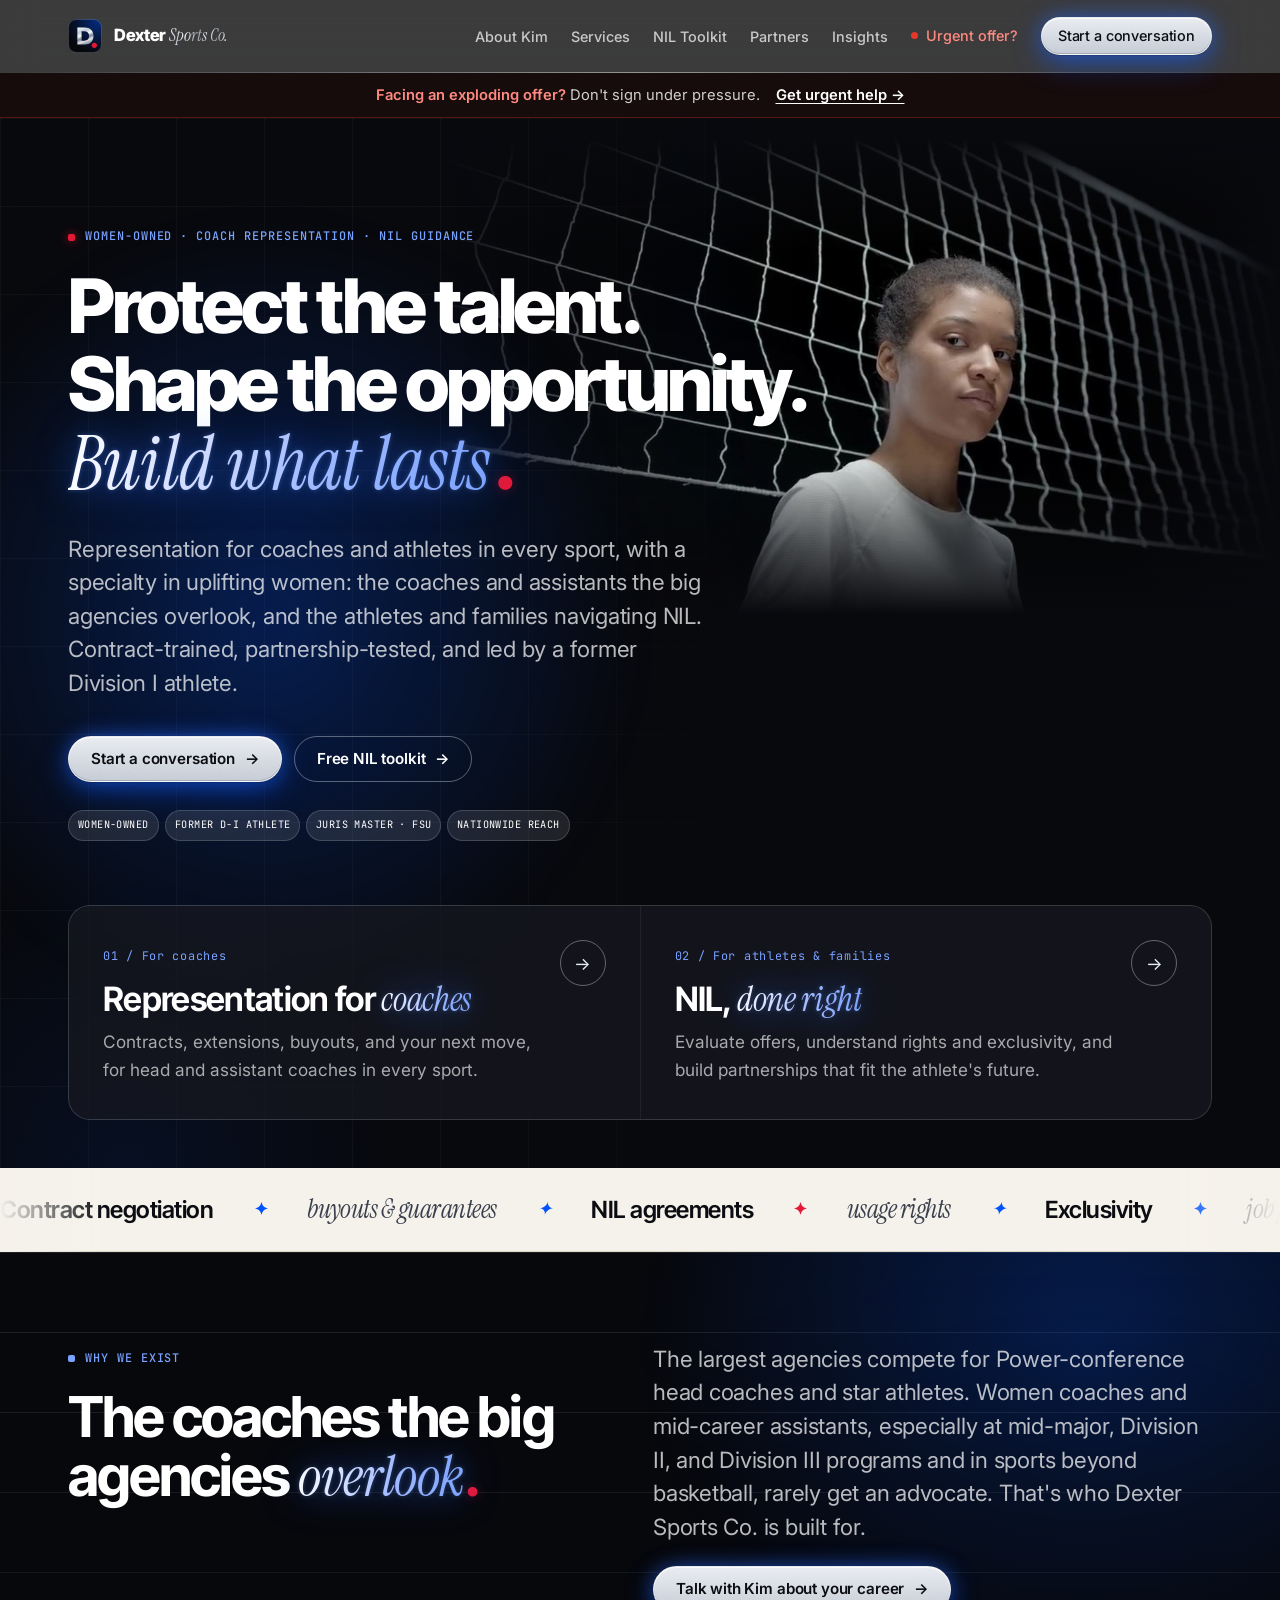
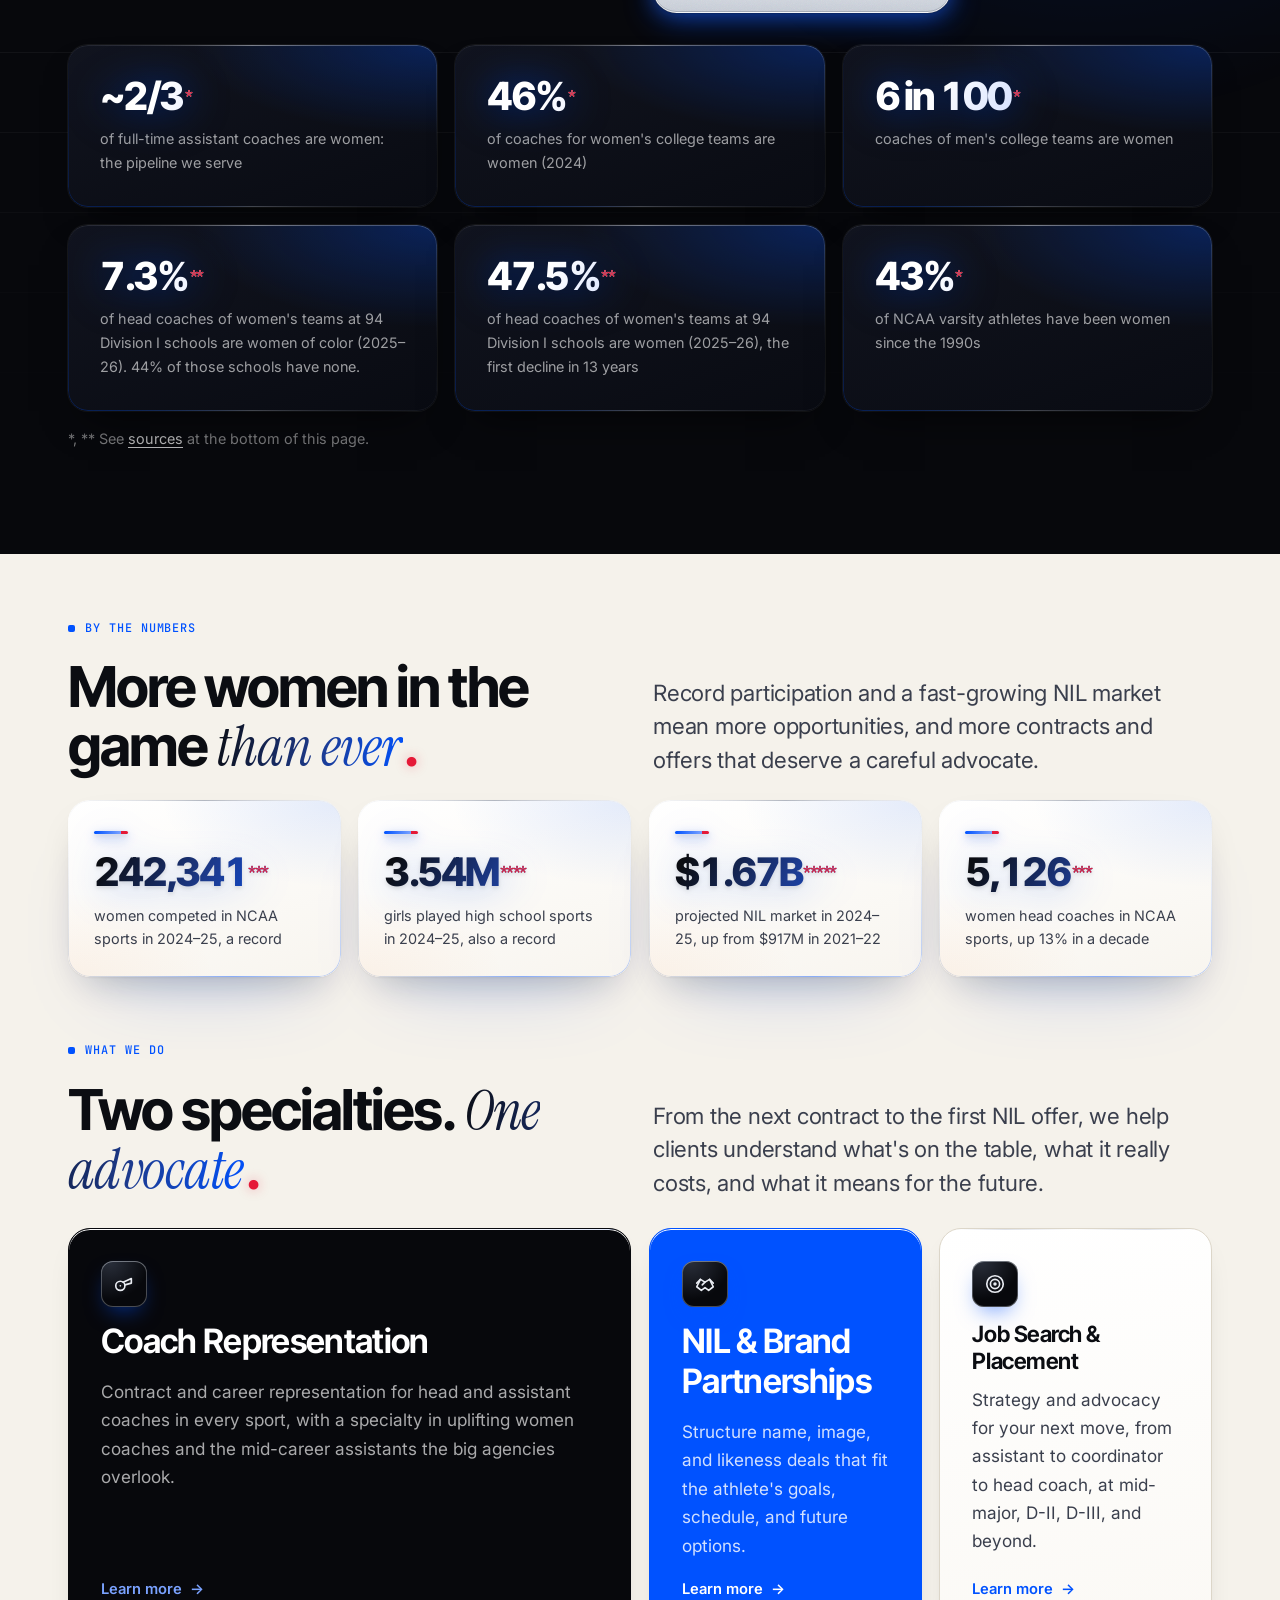
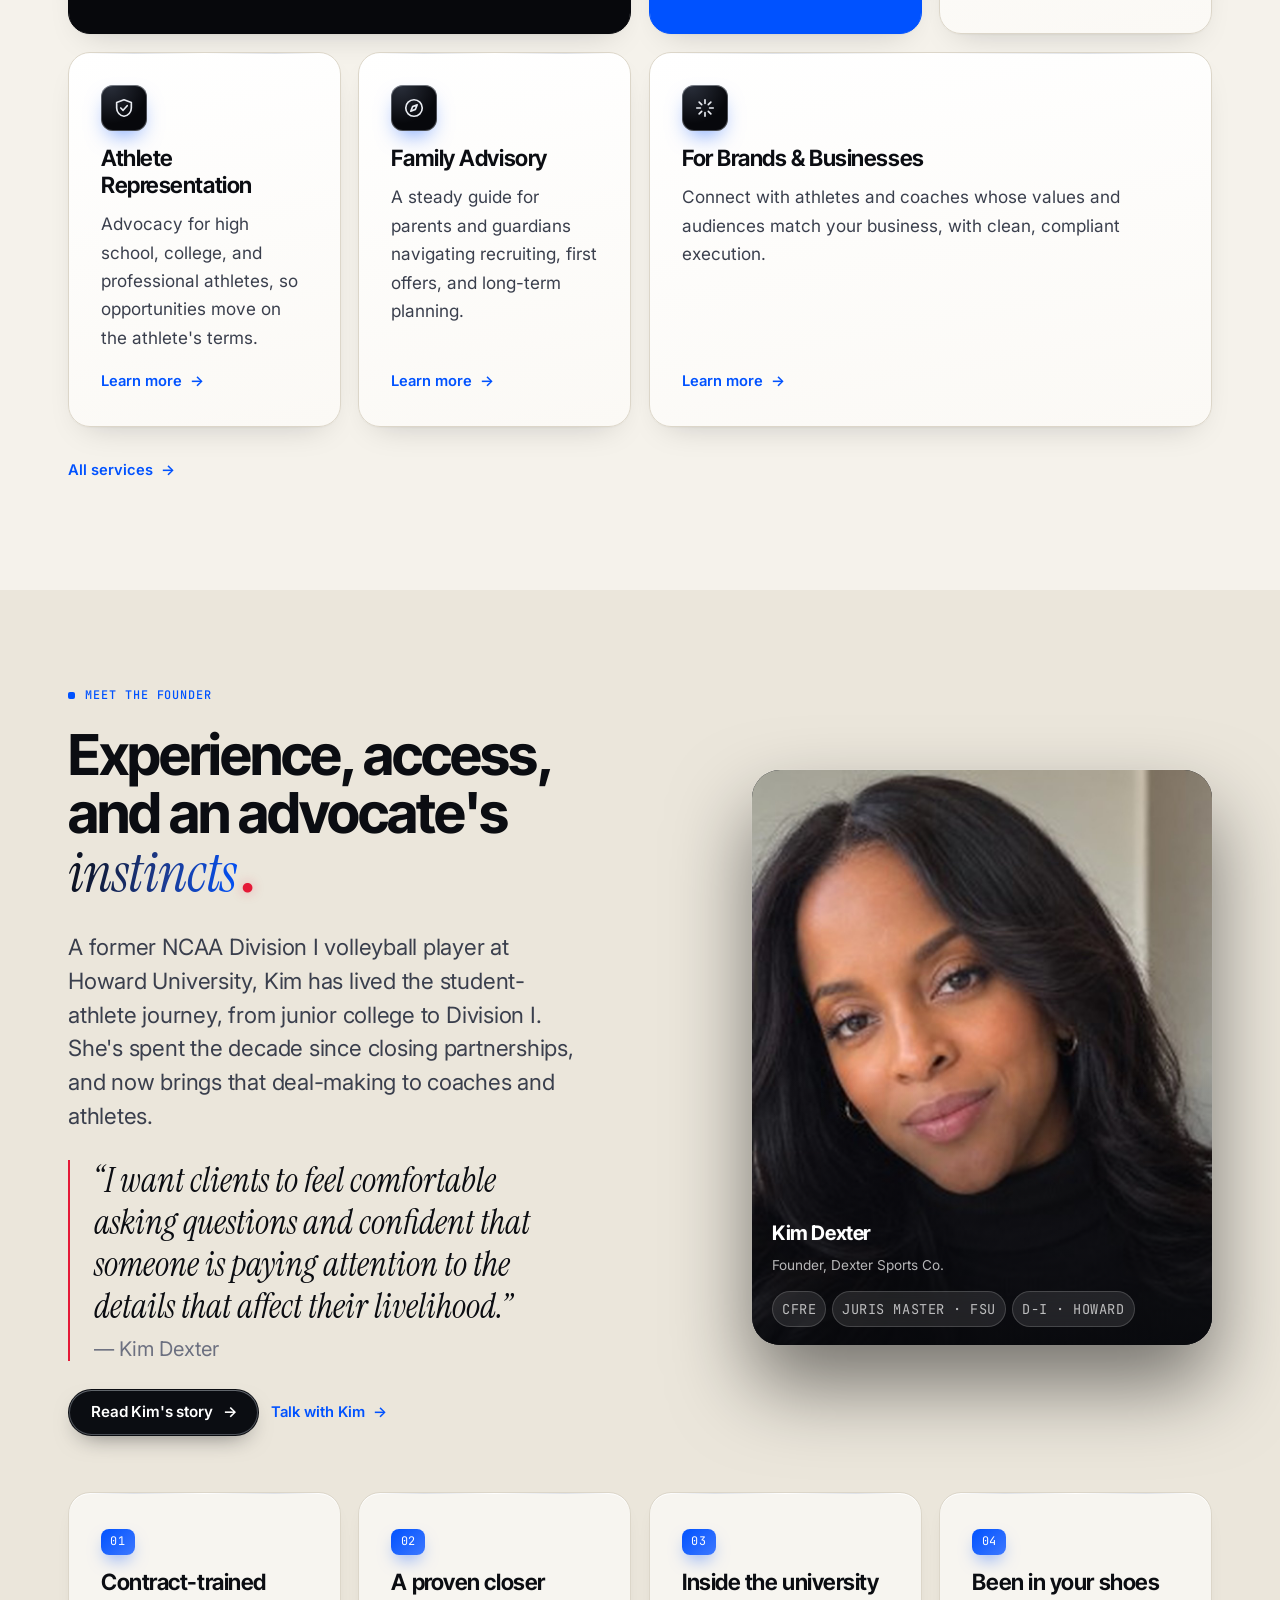
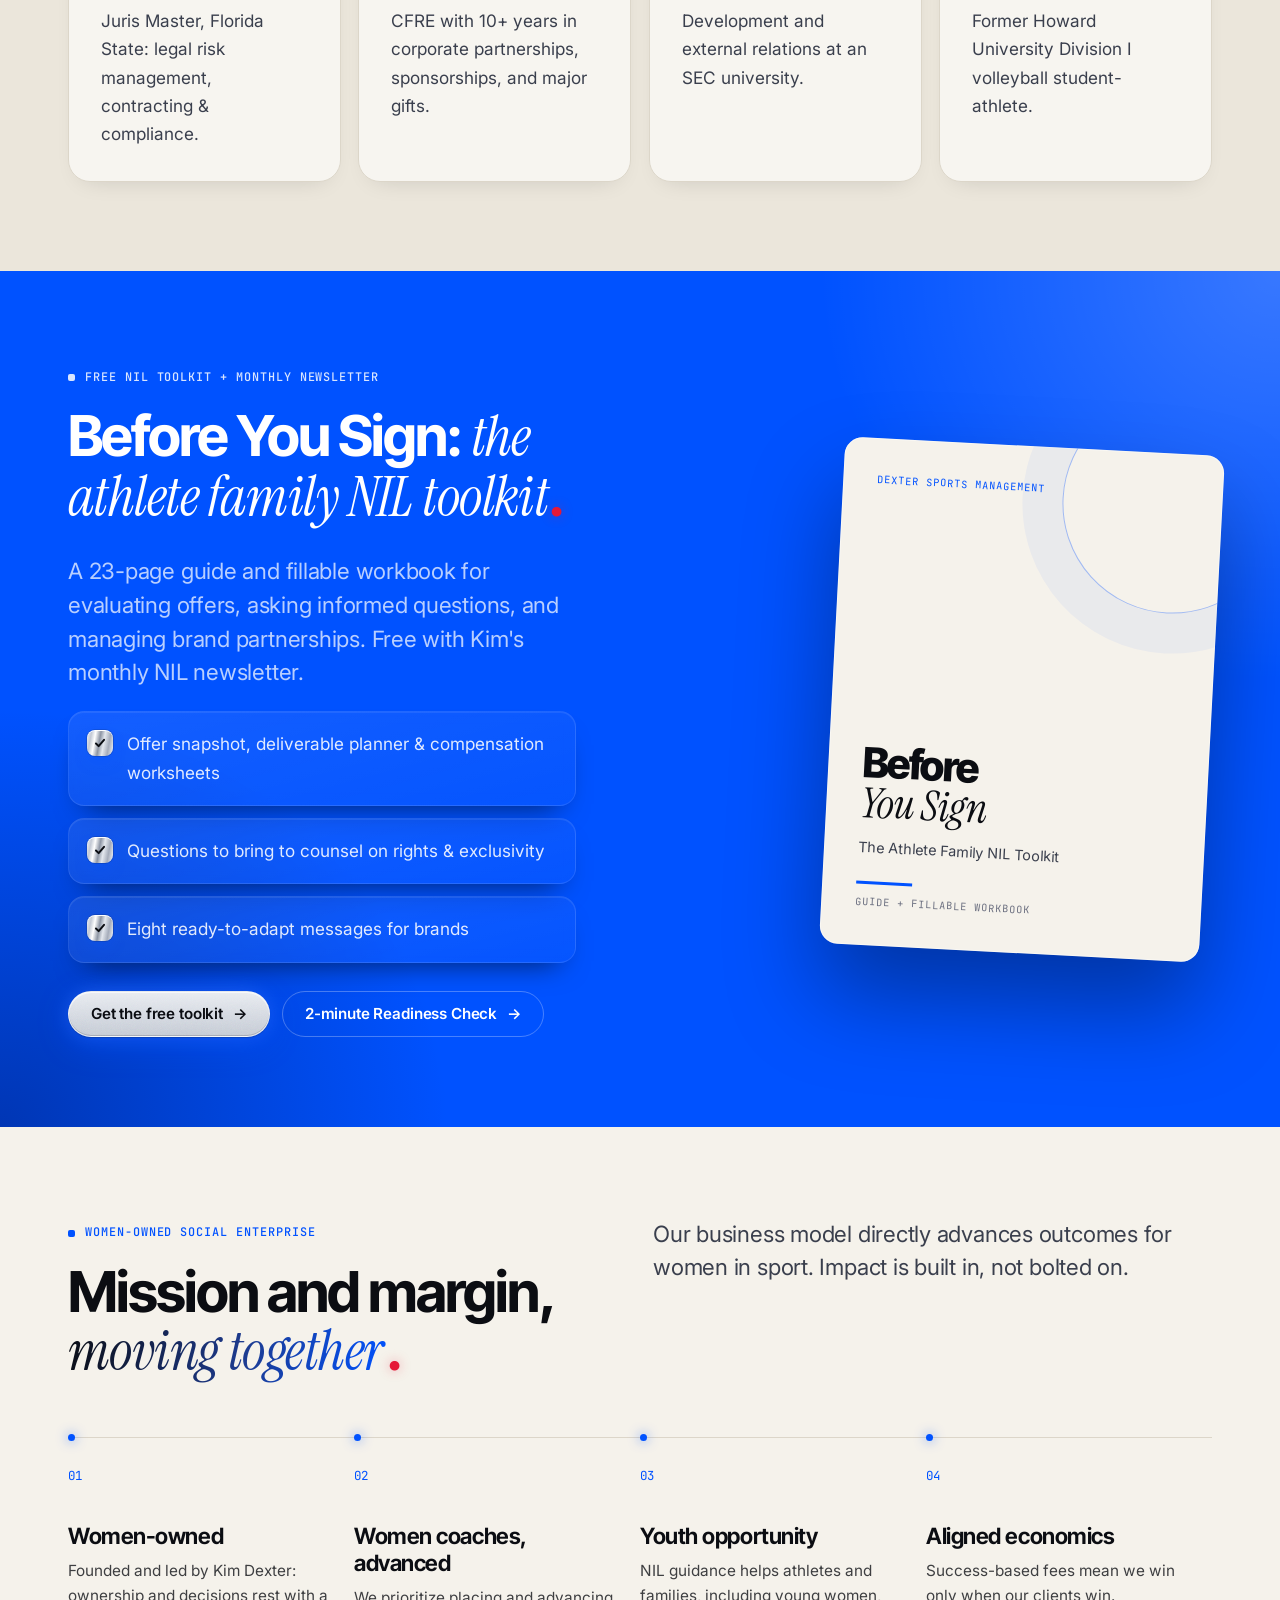
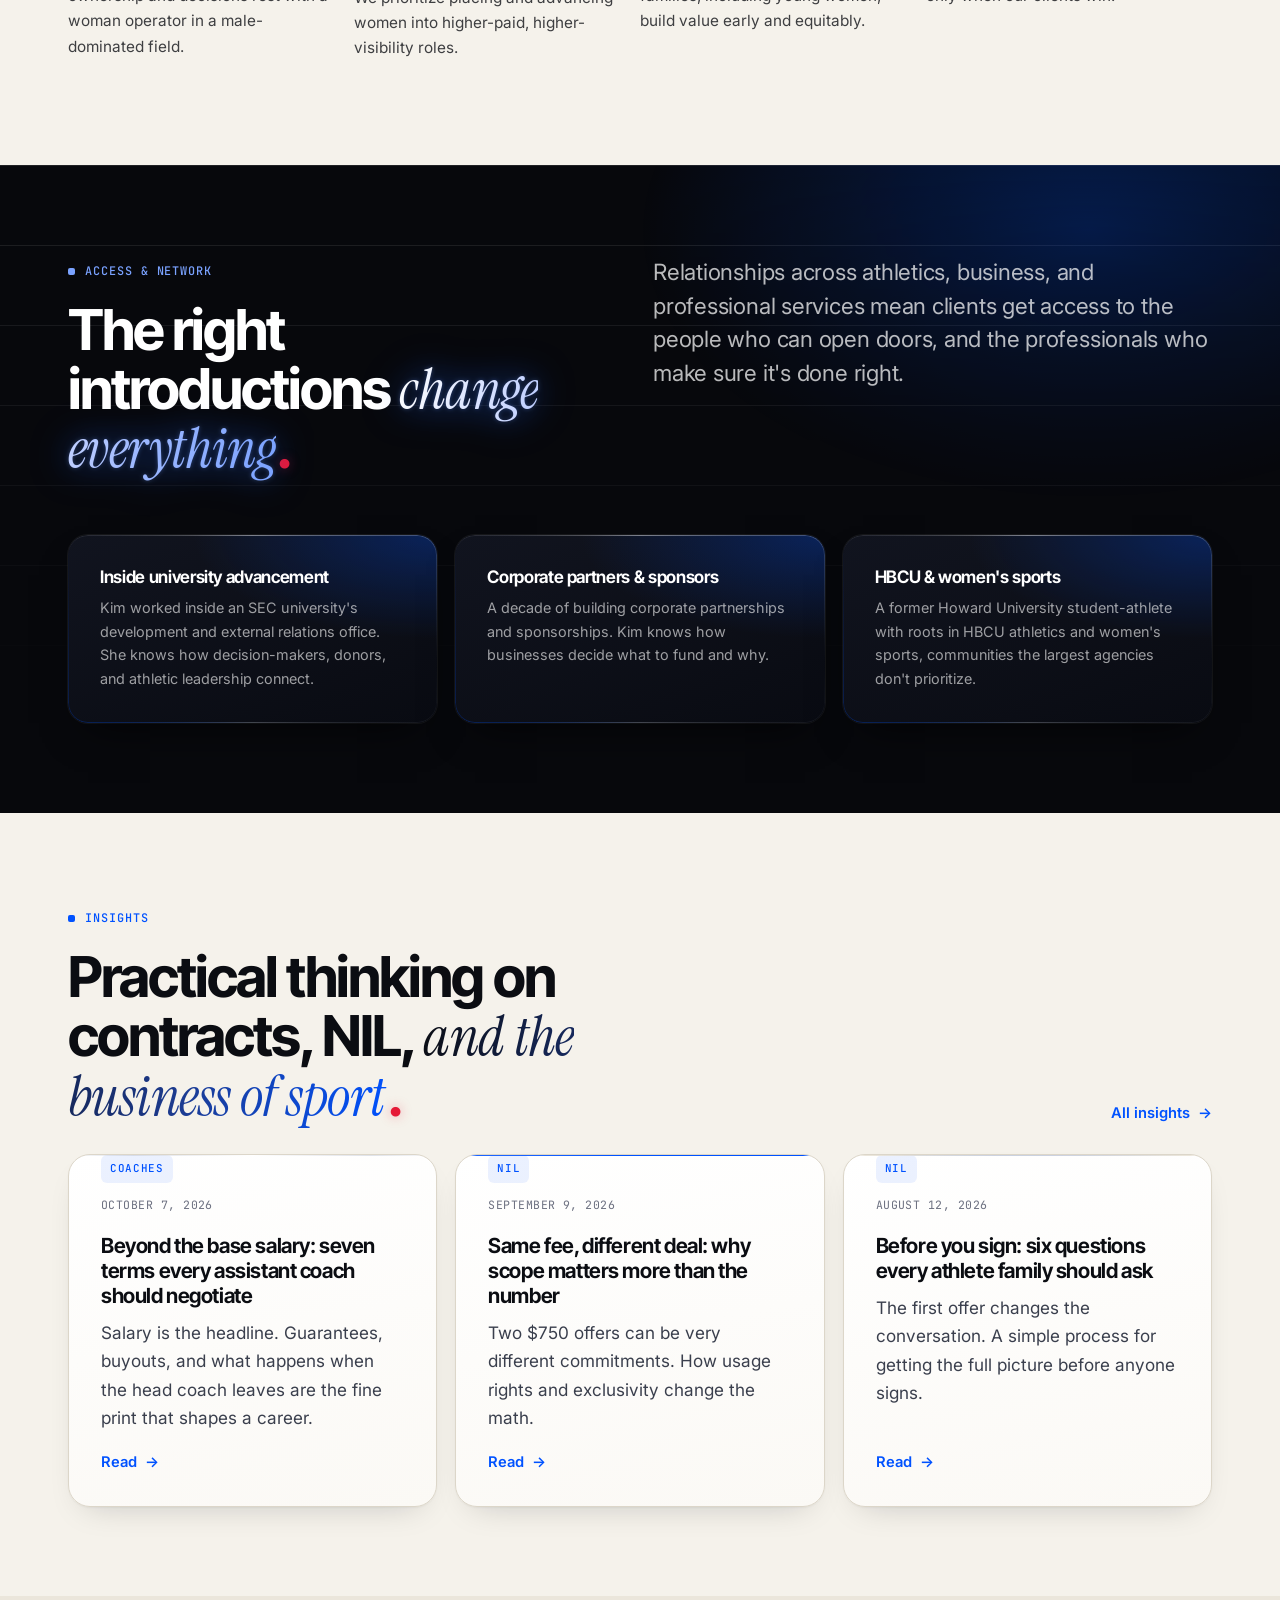
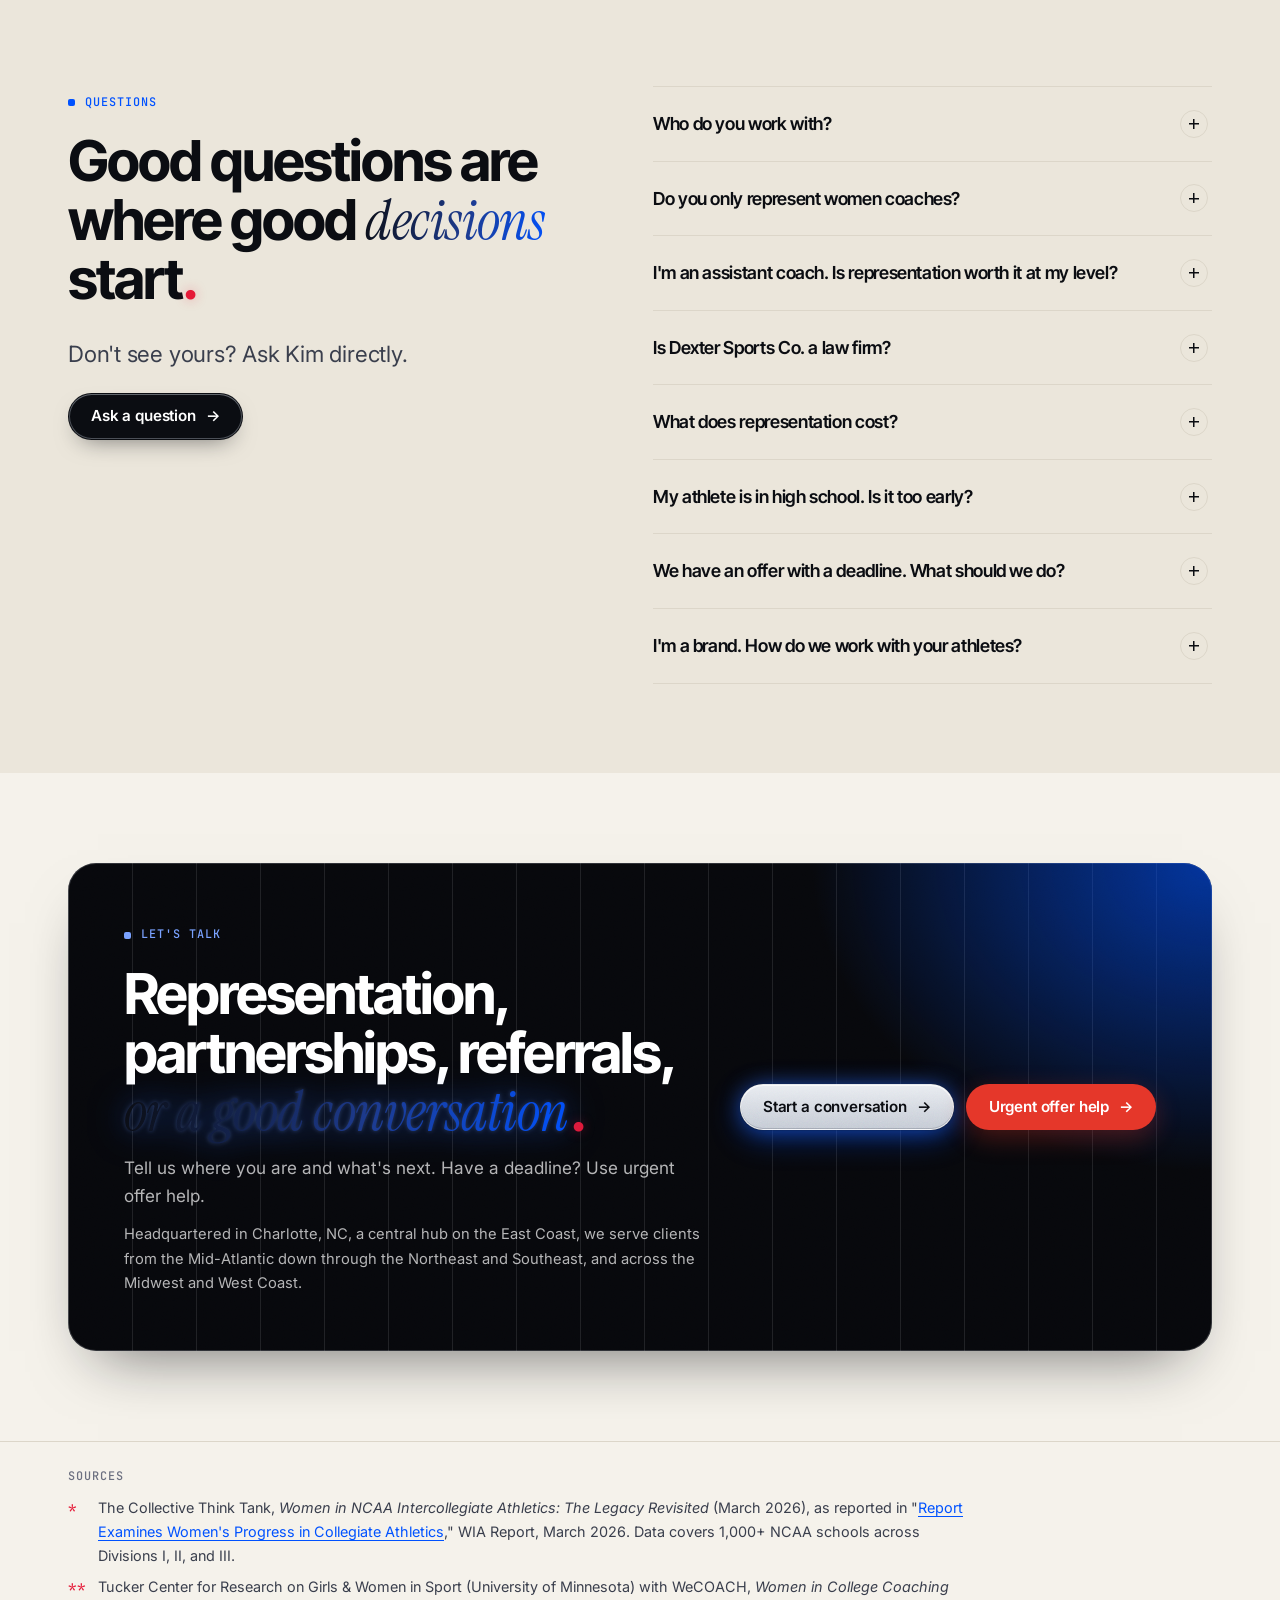
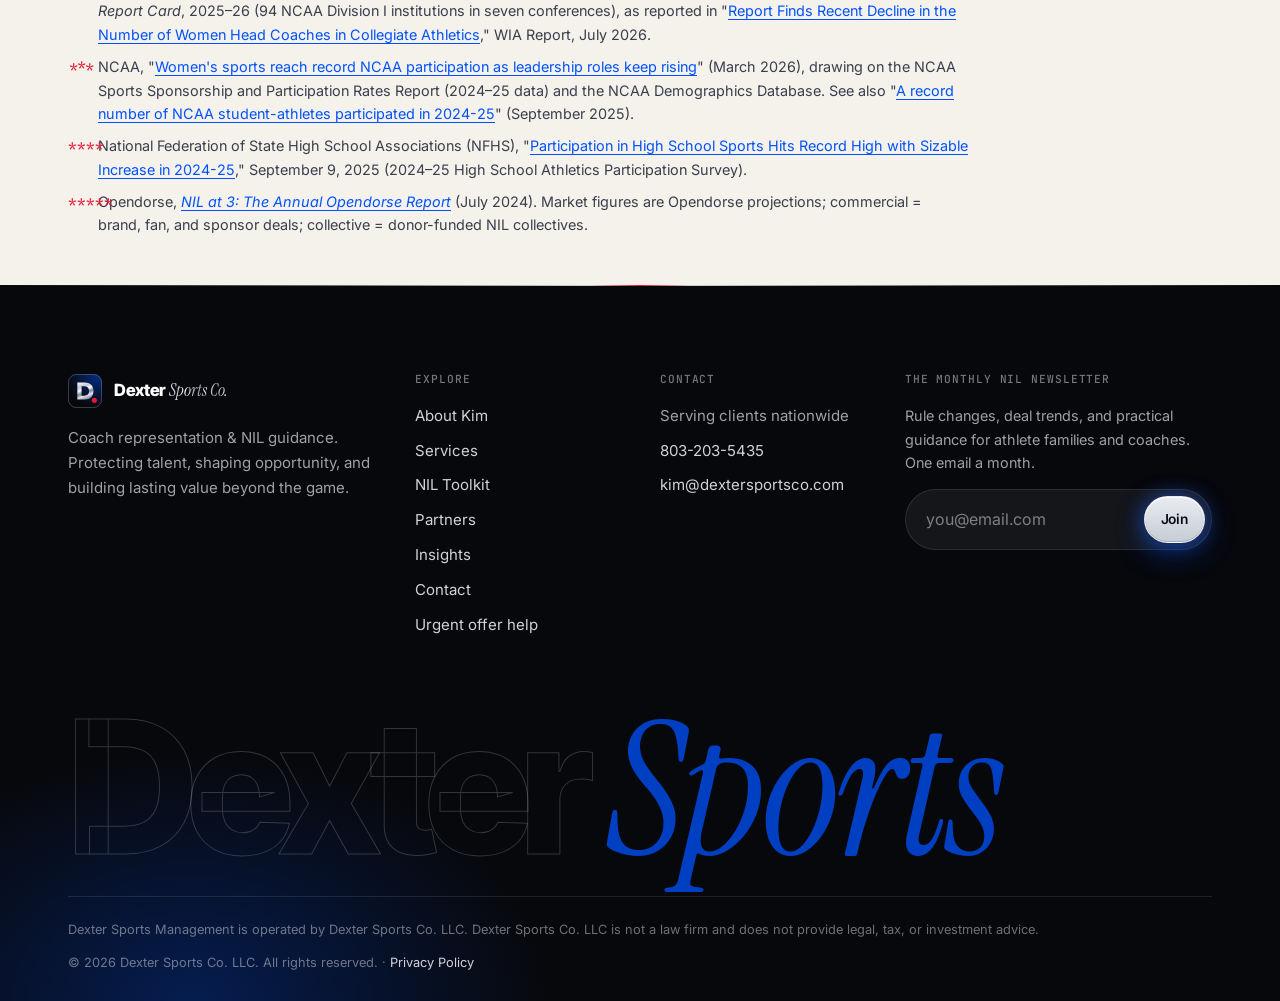
<file: index.html>
<!doctype html>
<html lang="en">
<head>
  <meta charset="utf-8">
  <meta name="viewport" content="width=device-width, initial-scale=1">
  <title>Dexter Sports Co. | Coach Representation & NIL Guidance</title>
  <meta name="description" content="Coach and athlete representation in every sport, with a specialty in uplifting women, led by Kim Dexter. Contract negotiation, placement, and NIL guidance for coaches, athletes, and families.">
  <link rel="canonical" href="https://www.dextersportsco.com/">
  <meta property="og:type" content="website">
  <meta property="og:title" content="Dexter Sports Co. | Coach Representation & NIL Guidance">
  <meta property="og:description" content="Protect the talent. Shape the opportunity. Build what lasts.">
  <meta property="og:url" content="https://www.dextersportsco.com/">
  <meta property="og:image" content="https://www.dextersportsco.com/assets/img/og-image.png">
  <meta name="twitter:card" content="summary_large_image">
  <meta name="theme-color" content="#07080c">
  <link rel="icon" href="favicon.ico" sizes="48x48">
  <link rel="icon" href="assets/img/favicon.svg" type="image/svg+xml">
  <link rel="icon" href="assets/img/favicon-32.png" type="image/png" sizes="32x32">
  <link rel="apple-touch-icon" href="apple-touch-icon.png">
  <link rel="manifest" href="site.webmanifest">
  <link rel="preconnect" href="https://fonts.googleapis.com">
  <link rel="preconnect" href="https://fonts.gstatic.com" crossorigin>
  <link href="https://fonts.googleapis.com/css2?family=Inter:wght@400;500;600;700&family=Inter+Tight:wght@600;700;800&family=Instrument+Serif:ital@0;1&family=JetBrains+Mono:wght@500&display=swap" rel="stylesheet">
  <link rel="stylesheet" href="assets/css/styles.css">
  <link rel="preload" as="image" href="assets/video/hero-poster.jpg" media="(min-width: 761px)">
  <link rel="preload" as="image" href="assets/video/hero-poster-mobile.jpg" media="(max-width: 760px)">
  <script type="application/ld+json">
  {
    "@context": "https://schema.org",
    "@type": "ProfessionalService",
    "name": "Dexter Sports Co.",
    "alternateName": "Dexter Sports Management",
    "legalName": "Dexter Sports Co. LLC",
    "url": "https://www.dextersportsco.com",
    "image": "https://www.dextersportsco.com/assets/img/kim-dexter.jpg",
    "email": "kim@dextersportsco.com",
    "telephone": "+1-803-203-5435",
    "address": { "@type": "PostalAddress", "addressLocality": "Charlotte", "addressRegion": "NC", "addressCountry": "US" },
    "founder": { "@type": "Person", "name": "Kim Dexter", "alumniOf": ["Howard University", "Florida State University"] },
    "description": "Coach and athlete representation in every sport, with a specialty in uplifting women; contract negotiation, placement, and NIL guidance."
  }
  </script>
</head>
<body data-page="home">
  <a class="skip-link" href="#main">Skip to content</a>
  <div id="site-header"></div>

  <!-- URGENT BAND -->
  <div class="alert-band">
    <div class="container">
      <span><strong>Facing an exploding offer?</strong> Don't sign under pressure.</span>
      <a href="urgent.html">Get urgent help →</a>
    </div>
  </div>

  <main id="main">
    <!-- HERO: full-bleed background video (config.heroVideo). Falls back to the dark grid
         design when no video is set, on reduced-motion, or on data-saver connections. -->
    <section class="hero hero--video" data-hero-video>
      <div class="hero-media" aria-hidden="true"></div>
      <div class="container">
        <div class="hero-home hero-home--video">
          <div>
            <span class="eyebrow rise">Women-owned · Coach representation · NIL guidance</span>
            <h1 class="rise rise-2">Protect the talent. Shape the opportunity. <em>Build what lasts.</em></h1>
            <p class="lead rise rise-3">Representation for coaches and athletes in every sport, with a specialty in uplifting women: the coaches and assistants the big agencies overlook, and the athletes and families navigating NIL. Contract-trained, partnership-tested, and led by a former Division I athlete.</p>
            <div class="btn-row rise rise-4">
              <a class="btn btn--primary" href="contact.html">Start a conversation</a>
              <a class="btn btn--ghost" data-toolkit href="nil-toolkit.html#get-toolkit">Free NIL toolkit</a>
            </div>
            <div class="chips hero-chips rise rise-5"><span class="chip">Women-owned</span><span class="chip">Former D-I athlete</span><span class="chip">Juris Master · FSU</span><span class="chip">Nationwide reach</span></div>
          </div>
        </div>

        <div class="lanes rise rise-5">
          <a class="lane" href="services.html#coaches">
            <span class="index">01 / For coaches</span>
            <h3>Representation for <em>coaches</em></h3>
            <p>Contracts, extensions, buyouts, and your next move, for head and assistant coaches in every sport.</p>
            <span class="go" aria-hidden="true">→</span>
          </a>
          <a class="lane" href="nil-toolkit.html">
            <span class="index">02 / For athletes &amp; families</span>
            <h3>NIL, <em>done right</em></h3>
            <p>Evaluate offers, understand rights and exclusivity, and build partnerships that fit the athlete's future.</p>
            <span class="go" aria-hidden="true">→</span>
          </a>
        </div>
      </div>
    </section>

    <!-- MARQUEE: what we negotiate -->
    <div class="marquee" aria-hidden="true">
      <div class="marquee-track">
        <span>Contract negotiation</span><span>buyouts &amp; guarantees</span><span>NIL agreements</span><span>usage rights</span><span>Exclusivity</span><span>job placement</span><span>Extensions</span><span>brand partnerships</span><span>Compliance</span><span>the long game</span>
        <span>Contract negotiation</span><span>buyouts &amp; guarantees</span><span>NIL agreements</span><span>usage rights</span><span>Exclusivity</span><span>job placement</span><span>Extensions</span><span>brand partnerships</span><span>Compliance</span><span>the long game</span>
      </div>
    </div>

    <!-- STATS -->
    <!-- KEY STATS band (years, clients advised, relationships, value negotiated) — on/off: config.js → features.keyStats -->
    <section class="section--tight" data-hide-empty data-feature="keyStats">
      <div class="container">
        <div class="stats" data-render="stats"></div>
      </div>
    </section>

    <!-- THE GAP: figures verified against the WIA Report summary of "Women in NCAA Intercollegiate Athletics: The Legacy Revisited" (The Collective Think Tank, Mar 2026). Re-check when a new edition is released. -->
    <section class="section section--ink">
      <div class="container">
        <div class="split split--top" style="margin-bottom:32px">
          <div>
            <span class="eyebrow">Why we exist</span>
            <h2>The coaches the big agencies <em>overlook.</em></h2>
          </div>
          <div>
            <p class="lead">The largest agencies compete for Power-conference head coaches and star athletes. Women coaches and mid-career assistants, especially at mid-major, Division II, and Division III programs and in sports beyond basketball, rarely get an advocate. That's who Dexter Sports Co. is built for.</p>
            <a class="btn btn--primary" href="contact.html?role=Coach">Talk with Kim about your career</a>
          </div>
        </div>
        <div class="network-grid">
          <div class="network-item"><div class="stat-value">~2/3<sup class="fn"><a href="#src-1" aria-label="Source 1">*</a></sup></div><p>of full-time assistant coaches are women: the pipeline we serve</p></div>
          <div class="network-item"><div class="stat-value">46%<sup class="fn"><a href="#src-1" aria-label="Source 1">*</a></sup></div><p>of coaches for women's college teams are women (2024)</p></div>
          <div class="network-item"><div class="stat-value">6 in 100<sup class="fn"><a href="#src-1" aria-label="Source 1">*</a></sup></div><p>coaches of men's college teams are women</p></div>
          <div class="network-item"><div class="stat-value">7.3%<sup class="fn"><a href="#src-2" aria-label="Source 2">**</a></sup></div><p>of head coaches of women's teams at 94 Division I schools are women of color (2025–26). 44% of those schools have none.</p></div>
          <div class="network-item"><div class="stat-value">47.5%<sup class="fn"><a href="#src-2" aria-label="Source 2">**</a></sup></div><p>of head coaches of women's teams at 94 Division I schools are women (2025–26), the first decline in 13 years</p></div>
          <div class="network-item"><div class="stat-value">43%<sup class="fn"><a href="#src-1" aria-label="Source 1">*</a></sup></div><p>of NCAA varsity athletes have been women since the 1990s</p></div>
        </div>
        <p class="small" style="color:rgba(255,255,255,.45);margin-top:16px">*, ** See <a href="#src-1" style="color:rgba(255,255,255,.7)">sources</a> at the bottom of this page.</p>
      </div>
    </section>

    <!-- BY THE NUMBERS: NCAA (2024-25), NFHS (2024-25), Opendorse NIL at 3 (2024). Re-check yearly. -->
    <section class="section section--tight">
      <div class="container">
        <div class="split" style="margin-bottom:24px;align-items:end">
          <div>
            <span class="eyebrow">By the numbers</span>
            <h2 style="margin:0">More women in the game <em>than ever.</em></h2>
          </div>
          <p class="lead" style="margin:0">Record participation and a fast-growing NIL market mean more opportunities, and more contracts and offers that deserve a careful advocate.</p>
        </div>
        <div class="stats">
          <div class="stat"><div class="stat-value">242,341<sup class="fn"><a href="#src-3" aria-label="Source 3">***</a></sup></div><div class="stat-label">women competed in NCAA sports in 2024–25, a record</div></div>
          <div class="stat"><div class="stat-value">3.54M<sup class="fn"><a href="#src-4" aria-label="Source 4">****</a></sup></div><div class="stat-label">girls played high school sports in 2024–25, also a record</div></div>
          <div class="stat"><div class="stat-value">$1.67B<sup class="fn"><a href="#src-5" aria-label="Source 5">*****</a></sup></div><div class="stat-label">projected NIL market in 2024–25, up from $917M in 2021–22</div></div>
          <div class="stat"><div class="stat-value">5,126<sup class="fn"><a href="#src-3" aria-label="Source 3">***</a></sup></div><div class="stat-label">women head coaches in NCAA sports, up 13% in a decade</div></div>
        </div>
      </div>
    </section>

    <!-- SERVICES (bento) -->
    <section class="section">
      <div class="container">
        <div class="split" style="margin-bottom:28px;align-items:end">
          <div>
            <span class="eyebrow">What we do</span>
            <h2 style="margin:0">Two specialties. <em>One advocate.</em></h2>
          </div>
          <p class="lead" style="margin:0">From the next contract to the first NIL offer, we help clients understand what's on the table, what it really costs, and what it means for the future.</p>
        </div>
        <div class="bento" data-render="services" data-brief data-limit="6"></div>
        <p style="margin-top:28px"><a class="arrow-link" href="services.html">All services</a></p>
      </div>
    </section>

    <!-- FOUNDER -->
    <section class="section section--sand">
      <div class="container split">
        <div class="reveal">
          <span class="eyebrow">Meet the founder</span>
          <h2>Experience, access, and an advocate's <em>instincts.</em></h2>
          <p class="lead">A former NCAA Division I volleyball player at Howard University, Kim has lived the student-athlete journey, from junior college to Division I. She's spent the decade since closing partnerships, and now brings that deal-making to coaches and athletes.</p>
          <!-- Kim's own words, from her founding story (Oct 2026) -->
          <blockquote class="pull-quote">“I want clients to feel comfortable asking questions and confident that someone is paying attention to the details that affect their livelihood.” <span style="display:block;font-size:.6em;margin-top:8px;font-style:normal;font-family:var(--font-body);color:var(--ink-mute)">— Kim Dexter</span></blockquote>
          <div class="btn-row">
            <a class="btn btn--blue" href="about.html">Read Kim's story</a>
            <a class="arrow-link" href="contact.html">Talk with Kim</a>
          </div>
        </div>
        <figure class="hero-portrait founder-portrait reveal">
          <img src="assets/img/kim-dexter.jpg" alt="Kim Dexter, founder of Dexter Sports Co." width="960" height="1200" loading="lazy">
          <figcaption>
            <strong>Kim Dexter</strong>
            <span>Founder, Dexter Sports Co.</span>
            <div class="chips"><span class="chip">CFRE</span><span class="chip">Juris Master · FSU</span><span class="chip">D-I · Howard</span></div>
          </figcaption>
        </figure>
      </div>
      <div class="container">
        <div class="grid grid-4 reveal" style="margin-top:clamp(32px,5vw,56px)">
          <div class="card card--flat"><span class="index">01</span><h3>Contract-trained</h3><p style="margin:0">Juris Master, Florida State: legal risk management, contracting &amp; compliance.</p></div>
          <div class="card card--flat"><span class="index">02</span><h3>A proven closer</h3><p style="margin:0">CFRE with 10+ years in corporate partnerships, sponsorships, and major gifts.</p></div>
          <div class="card card--flat"><span class="index">03</span><h3>Inside the university</h3><p style="margin:0">Development and external relations at an SEC university.</p></div>
          <div class="card card--flat"><span class="index">04</span><h3>Been in your shoes</h3><p style="margin:0">Former Howard University Division I volleyball student-athlete.</p></div>
        </div>
      </div>
    </section>

    <!-- NIL TOOLKIT -->
    <section class="section section--blue">
      <div class="container split">
        <div class="reveal">
          <span class="eyebrow">Free NIL toolkit + monthly newsletter</span>
          <h2>Before You Sign: <em>the athlete family NIL toolkit.</em></h2>
          <p class="lead">A 23-page guide and fillable workbook for evaluating offers, asking informed questions, and managing brand partnerships. Free with Kim's monthly NIL newsletter.</p>
          <ul class="checks checks--cards checks--1col">
            <li>Offer snapshot, deliverable planner &amp; compensation worksheets</li>
            <li>Questions to bring to counsel on rights &amp; exclusivity</li>
            <li>Eight ready-to-adapt messages for brands</li>
          </ul>
          <div class="btn-row" style="margin-top:28px">
            <a class="btn btn--primary" data-toolkit href="nil-toolkit.html#get-toolkit">Get the free toolkit</a>
            <a class="btn btn--ghost" href="nil-toolkit.html#readiness">2-minute Readiness Check</a>
          </div>
        </div>
        <div class="reveal" aria-hidden="true">
          <div class="toolkit-cover">
            <span class="kicker">DEXTER SPORTS MANAGEMENT</span>
            <span class="title">Before<br><em>You Sign</em></span>
            <span class="sub">The Athlete Family NIL Toolkit</span>
            <span class="bar"></span>
            <span class="kicker" style="color:var(--ink-mute)">GUIDE + FILLABLE WORKBOOK</span>
          </div>
        </div>
      </div>
    </section>

    <!-- MISSION: "Women-owned social enterprise" framing from Dexter_Sports_Overview_PUBLIC.pptx -->
    <section class="section">
      <div class="container">
        <div class="split split--top" style="margin-bottom:28px">
          <div>
            <span class="eyebrow">Women-owned social enterprise</span>
            <h2>Mission and margin, <em>moving together.</em></h2>
          </div>
          <p class="lead">Our business model directly advances outcomes for women in sport. Impact is built in, not bolted on.</p>
        </div>
        <div class="steps mission-steps">
          <div class="step reveal"><h3>Women-owned</h3><p>Founded and led by Kim Dexter: ownership and decisions rest with a woman operator in a male-dominated field.</p></div>
          <div class="step reveal"><h3>Women coaches, advanced</h3><p>We prioritize placing and advancing women into higher-paid, higher-visibility roles.</p></div>
          <div class="step reveal"><h3>Youth opportunity</h3><p>NIL guidance helps athletes and families, including young women, build value early and equitably.</p></div>
          <div class="step reveal"><h3>Aligned economics</h3><p>Success-based fees mean we win only when our clients win.</p></div>
        </div>
      </div>
    </section>

    <!-- ACCESS / NETWORK -->
    <section class="section section--ink" data-hide-empty>
      <div class="container">
        <div class="split split--top" style="margin-bottom:28px">
          <div>
            <span class="eyebrow">Access &amp; network</span>
            <h2>The right introductions <em>change everything.</em></h2>
          </div>
          <p class="lead">Relationships across athletics, business, and professional services mean clients get access to the people who can open doors, and the professionals who make sure it's done right.</p>
        </div>
        <div class="network-grid" data-render="network"></div>
      </div>
    </section>

    <!-- PARTNERS STRIP (investor logos) — on/off: config.js → features.investors -->
    <section class="section section--tight" data-hide-empty data-feature="investors">
      <div class="container">
        <div class="split" style="margin-bottom:28px;align-items:end">
          <div><span class="eyebrow">Backed by &amp; built with</span><h2 style="font-size:var(--step-2);margin:0">Investors and strategic partners</h2></div>
          <p style="margin:0;text-align:right"><a class="arrow-link" href="partners.html">Meet our partners</a></p>
        </div>
        <div class="logo-wall" data-render="logos" data-source="investors"></div>
      </div>
    </section>

    <!-- RECENT WINS: content.js -> wins (publish only with the client's written OK) — on/off: config.js → features.recentWins -->
    <section class="section section--tight" data-hide-empty data-feature="recentWins">
      <div class="container">
        <div class="section-head">
          <span class="eyebrow">Recent wins</span>
          <h2>Deals done, <em>careers moved forward.</em></h2>
        </div>
        <div class="grid grid-3" data-render="wins"></div>
      </div>
    </section>

    <!-- TESTIMONIALS ("In their words") — on/off: config.js → features.testimonials -->
    <section class="section section--sand" data-hide-empty data-feature="testimonials">
      <div class="container">
        <div class="section-head">
          <span class="eyebrow">In their words</span>
          <h2>Trusted by coaches, families, <em>and partners.</em></h2>
        </div>
        <div class="grid grid-3" data-render="testimonials"></div>
      </div>
    </section>

    <!-- INSIGHTS -->
    <section class="section" data-hide-empty>
      <div class="container">
        <div class="split" style="margin-bottom:28px;align-items:end">
          <div><span class="eyebrow">Insights</span><h2 style="margin:0">Practical thinking on contracts, NIL, <em>and the business of sport.</em></h2></div>
          <p style="text-align:right;margin:0"><a class="arrow-link" href="insights.html">All insights</a></p>
        </div>
        <div class="grid grid-3" data-render="insights" data-limit="3"></div>
      </div>
    </section>

    <!-- IN THE NEWS: content.js -> press — on/off: config.js → features.press -->
    <section class="section section--tight" data-hide-empty data-feature="press">
      <div class="container">
        <div class="section-head" style="margin-bottom:28px">
          <span class="eyebrow">In the news</span>
          <h2 style="font-size:var(--step-2)">Kim Dexter &amp; Dexter Sports Co. <em>in the press</em></h2>
        </div>
        <div class="press-list" data-render="press"></div>
      </div>
    </section>

    <!-- FAQ -->
    <section class="section section--sand">
      <div class="container split split--top">
        <div>
          <span class="eyebrow">Questions</span>
          <h2>Good questions are where good <em>decisions</em> start.</h2>
          <p class="lead">Don't see yours? Ask Kim directly.</p>
          <a class="btn btn--blue" href="contact.html">Ask a question</a>
        </div>
        <div class="accordion" data-render="faqs"></div>
      </div>
    </section>

    <!-- CTA -->
    <section class="section">
      <div class="container">
        <div class="cta-band">
          <div>
            <span class="eyebrow">Let's talk</span>
            <h2>Representation, partnerships, referrals, <em>or a good conversation.</em></h2>
            <p>Tell us where you are and what's next. Have a deadline? Use urgent offer help.</p>
            <p style="margin-top:12px;font-size:.92rem">Headquartered in Charlotte, NC, a central hub on the East Coast, we serve clients from the Mid-Atlantic down through the Northeast and Southeast, and across the Midwest and West Coast.</p>
          </div>
          <div class="btn-row">
            <a class="btn btn--primary" href="contact.html">Start a conversation</a>
            <a class="btn btn--alert" href="urgent.html">Urgent offer help</a>
          </div>
        </div>
      </div>
    </section>
    <!-- SOURCES: numbered by asterisks (* = 1st, ** = 2nd ...). Add a source here whenever a page cites data. -->
    <section class="sources" aria-labelledby="sources-title">
      <div class="container">
        <h2 class="sources-title" id="sources-title">Sources</h2>
        <ol>
          <li id="src-1"><span class="fn-mark">*</span> The Collective Think Tank, <em>Women in NCAA Intercollegiate Athletics: The Legacy Revisited</em> (March 2026), as reported in "<a href="https://wiareport.com/2026/03/report-examines-womens-progress-in-collegiate-athletics/" target="_blank" rel="noopener">Report Examines Women's Progress in Collegiate Athletics</a>," WIA Report, March 2026. Data covers 1,000+ NCAA schools across Divisions I, II, and III.</li>
          <li id="src-2"><span class="fn-mark">**</span> Tucker Center for Research on Girls &amp; Women in Sport (University of Minnesota) with WeCOACH, <em>Women in College Coaching Report Card</em>, 2025–26 (94 NCAA Division I institutions in seven conferences), as reported in "<a href="https://wiareport.com/2026/07/report-finds-recent-decline-in-the-number-of-women-head-coaches-in-collegiate-athletics/" target="_blank" rel="noopener">Report Finds Recent Decline in the Number of Women Head Coaches in Collegiate Athletics</a>," WIA Report, July 2026.</li>
          <li id="src-3"><span class="fn-mark">***</span> NCAA, "<a href="https://www.ncaa.org/media-center-womens-sports-reach-record-ncaa-participation-as-leadership-roles-keep-rising/" target="_blank" rel="noopener">Women's sports reach record NCAA participation as leadership roles keep rising</a>" (March 2026), drawing on the NCAA Sports Sponsorship and Participation Rates Report (2024–25 data) and the NCAA Demographics Database. See also "<a href="https://www.ncaa.org/media-center-a-record-number-of-ncaa-student-athletes-participated-in-2024-25/" target="_blank" rel="noopener">A record number of NCAA student-athletes participated in 2024-25</a>" (September 2025).</li>
          <li id="src-4"><span class="fn-mark">****</span> National Federation of State High School Associations (NFHS), "<a href="https://nfhs.org/stories/participation-in-high-school-sports-hits-record-high-with-sizable-increase-in-2024-25" target="_blank" rel="noopener">Participation in High School Sports Hits Record High with Sizable Increase in 2024-25</a>," September 9, 2025 (2024–25 High School Athletics Participation Survey).</li>
          <li id="src-5"><span class="fn-mark">*****</span> Opendorse, <a href="https://biz.opendorse.com/wp-content/uploads/2024/07/NIL-AT-3-The-Annual-Opendorse-Report-1.pdf" target="_blank" rel="noopener"><em>NIL at 3: The Annual Opendorse Report</em></a> (July 2024). Market figures are Opendorse projections; commercial = brand, fan, and sponsor deals; collective = donor-funded NIL collectives.</li>
        </ol>
      </div>
    </section>
  </main>

  <div id="site-footer"></div>
  <script src="assets/js/config.js"></script>
  <script src="assets/js/content.js"></script>
  <script src="assets/js/main.js"></script>
</body>
</html>
</file>
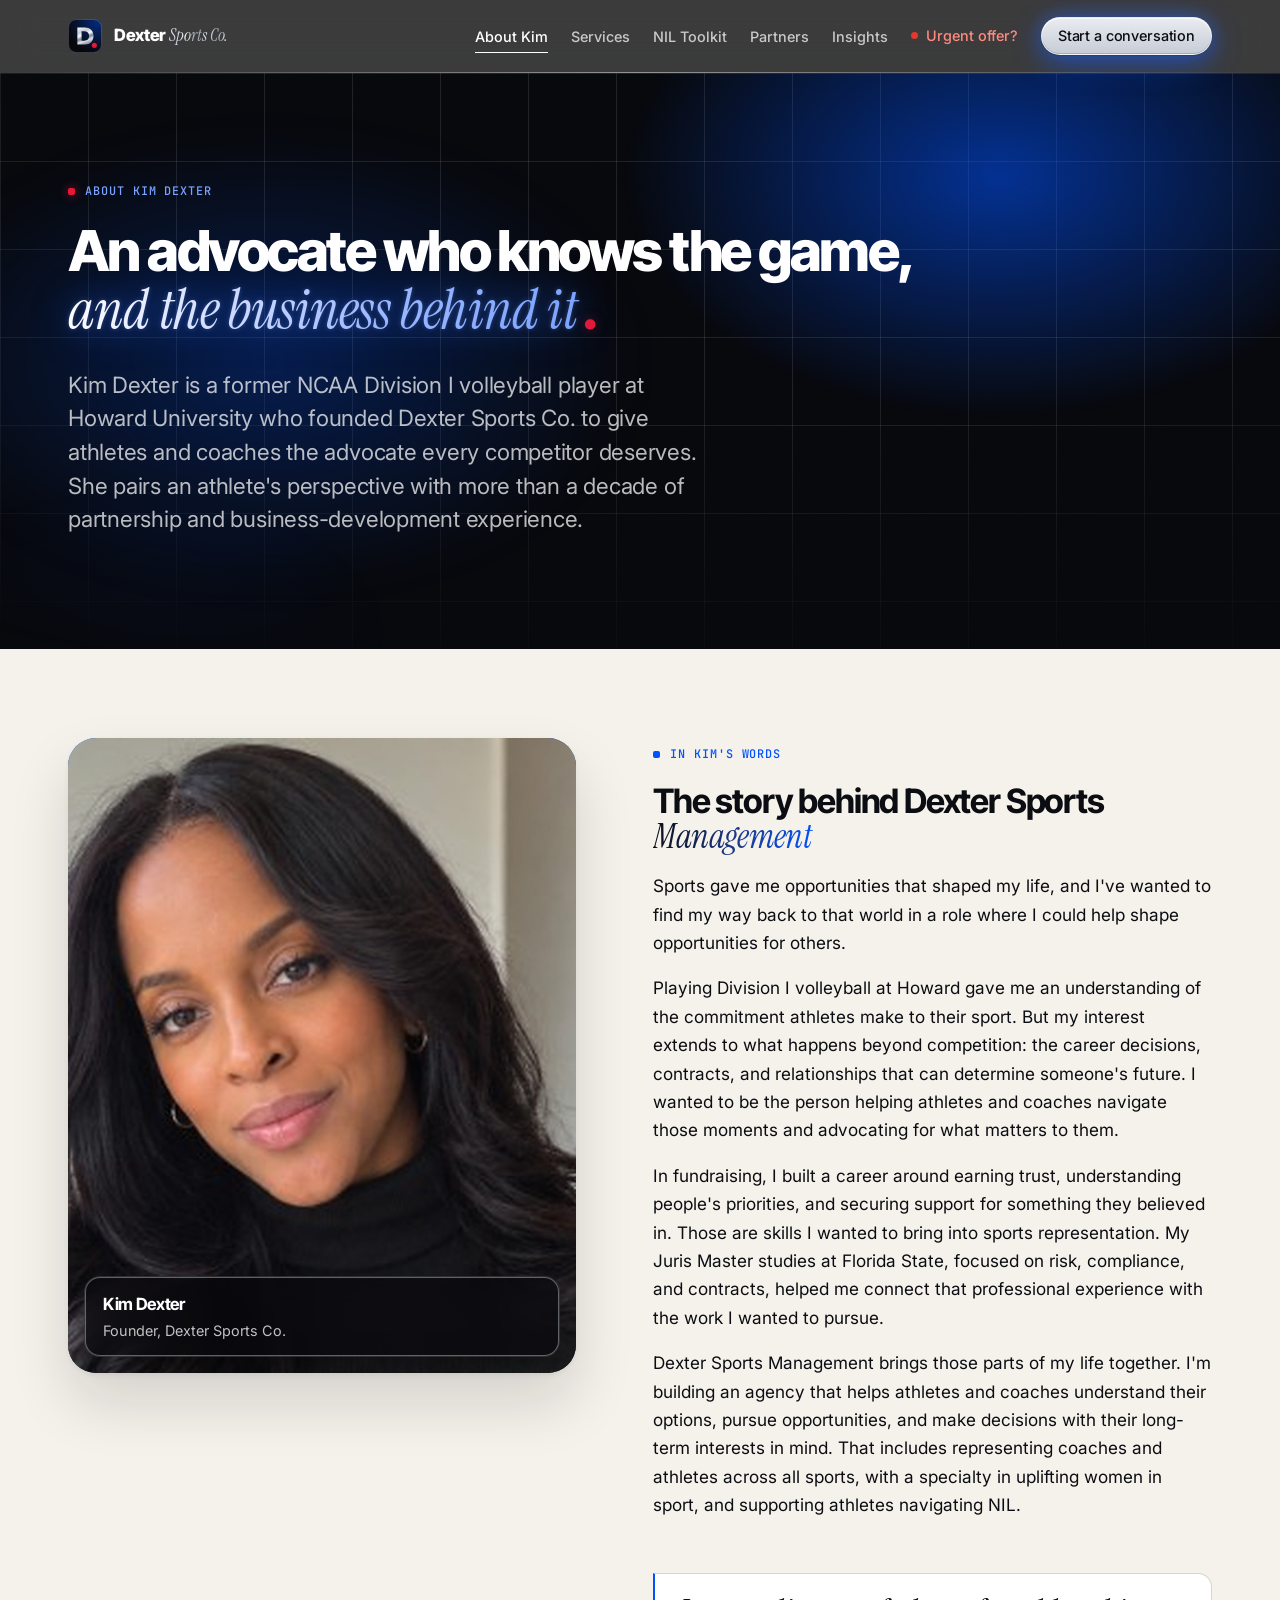
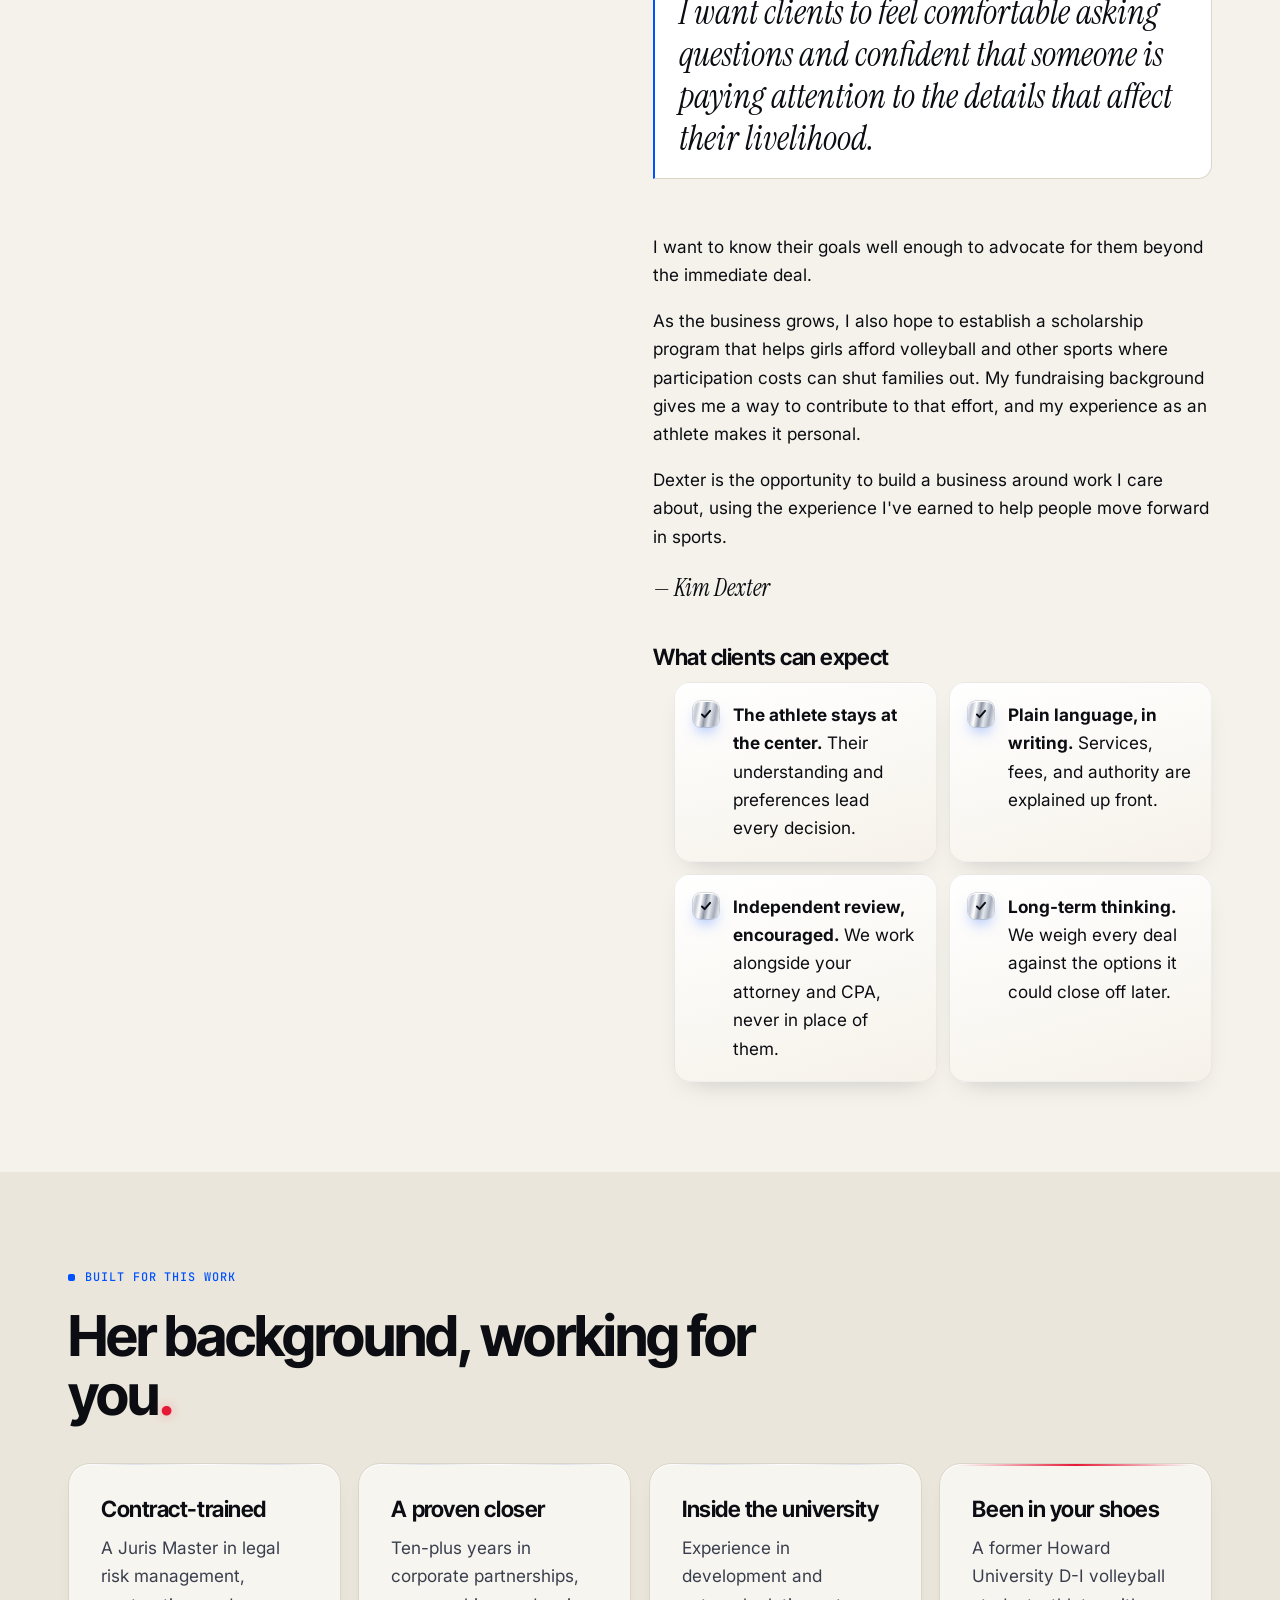
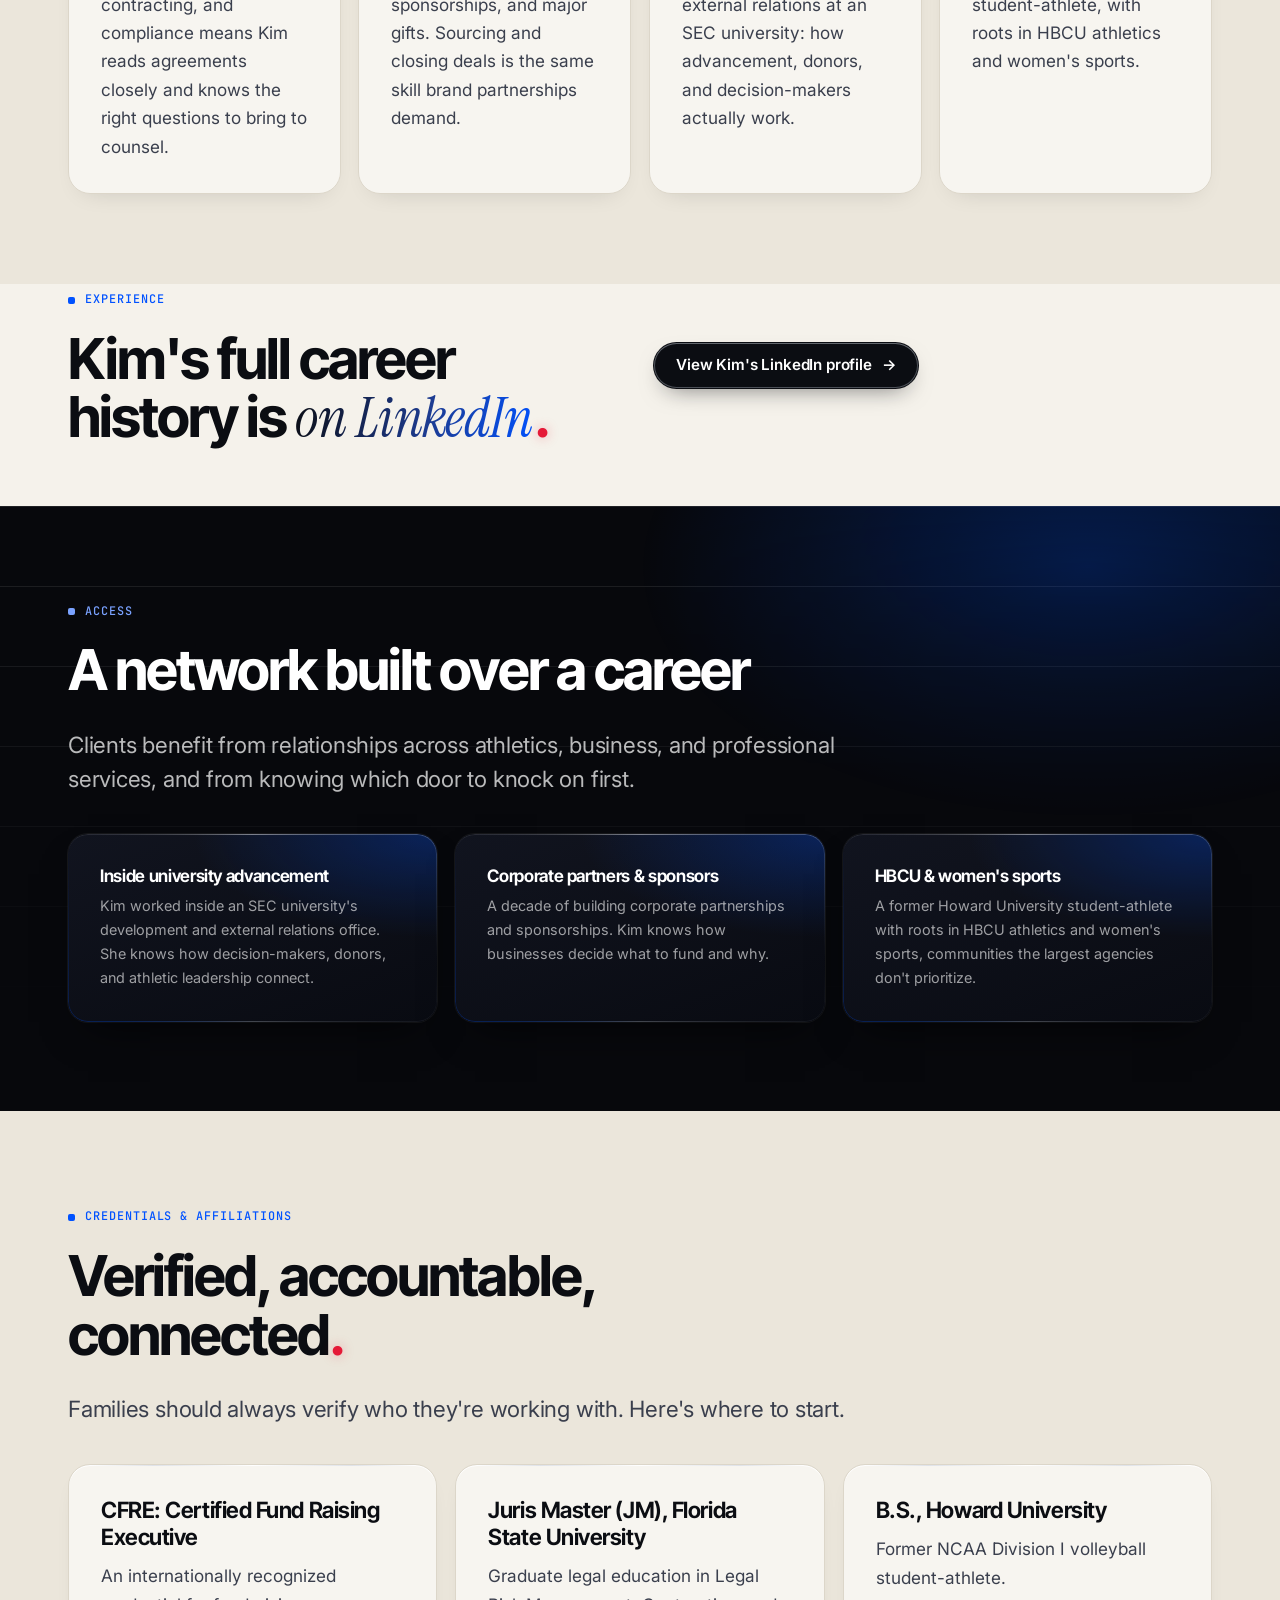
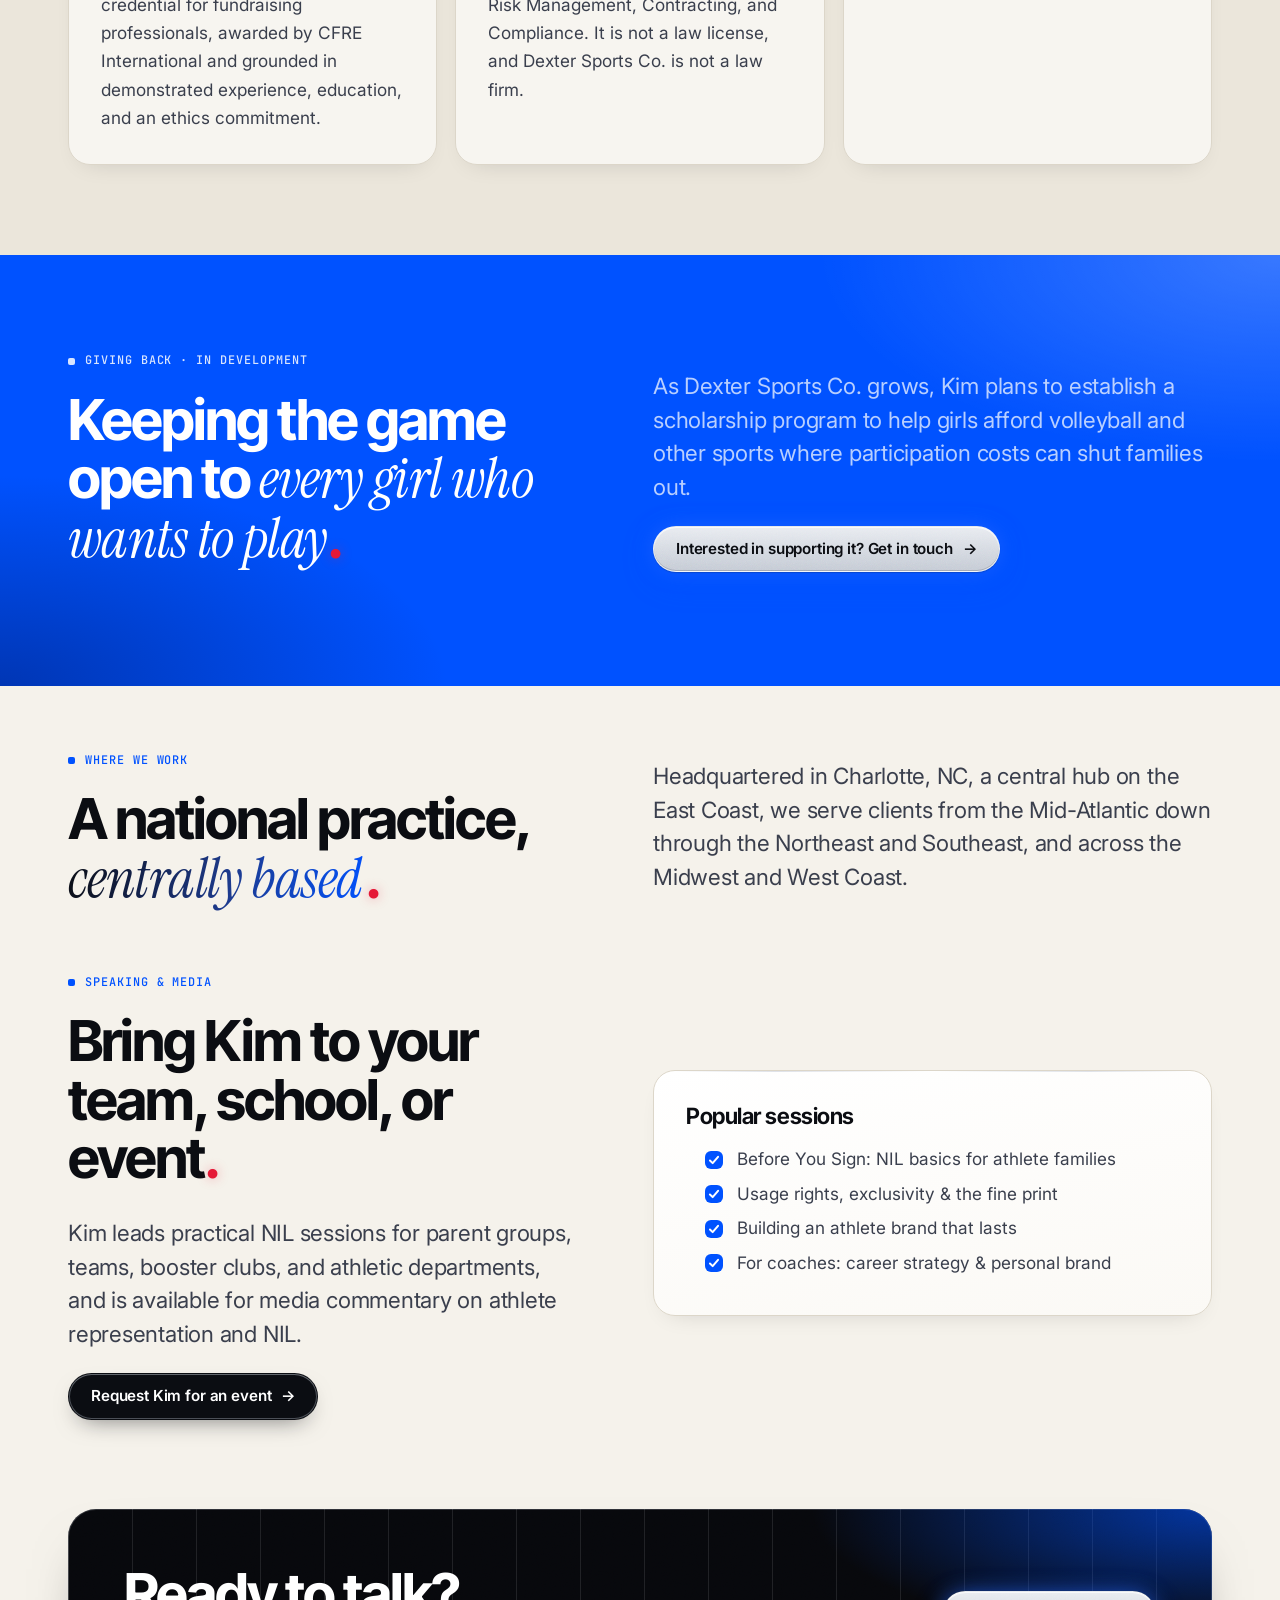
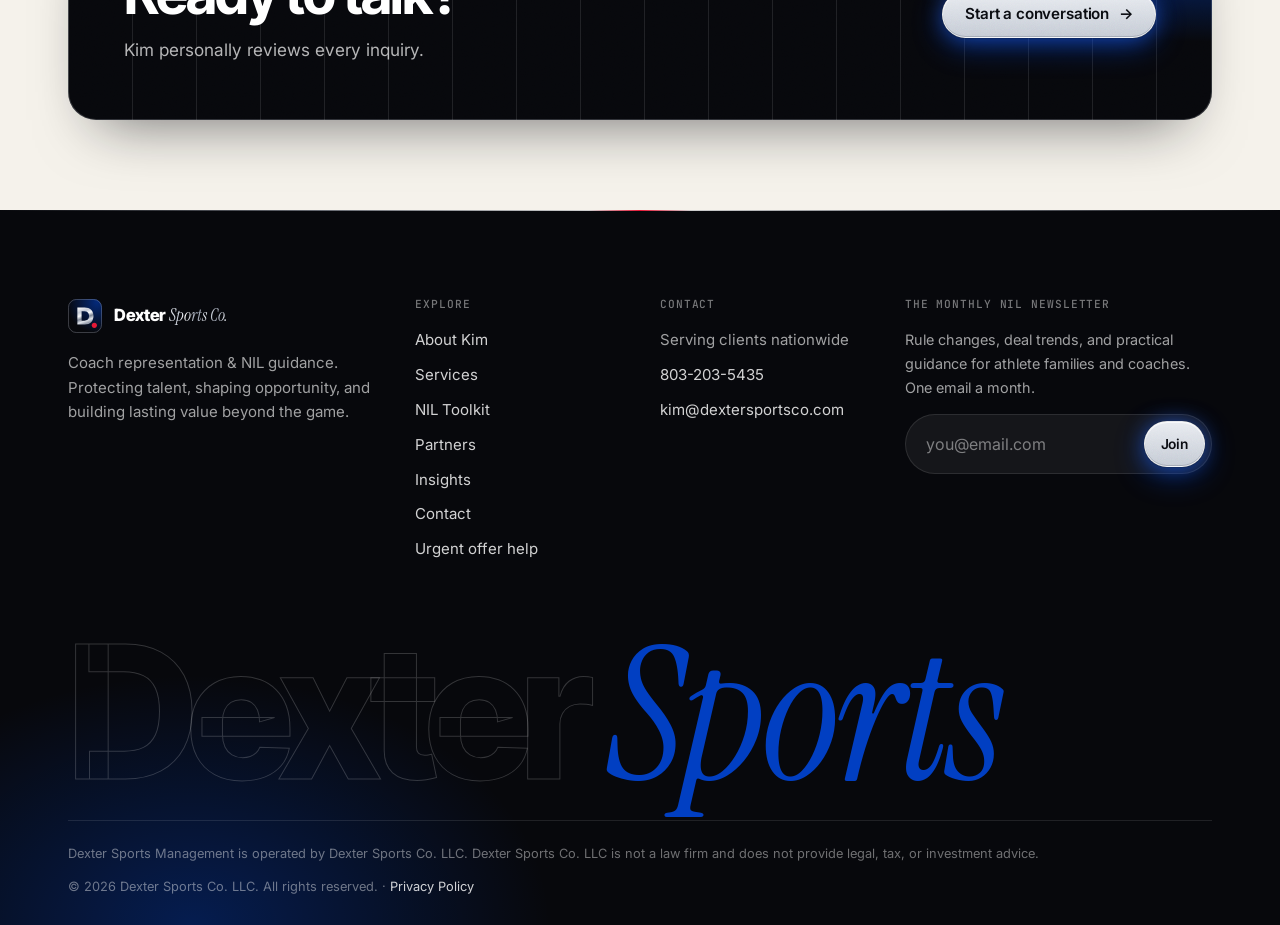
<file: about.html>
<!doctype html>
<html lang="en">
<head>
  <meta charset="utf-8">
  <meta name="viewport" content="width=device-width, initial-scale=1">
  <title>About Kim Dexter | Dexter Sports Co.</title>
  <meta name="description" content="Meet Kim Dexter, founder of Dexter Sports Co.: her experience, network, and approach to athlete and coach representation.">
  <link rel="canonical" href="https://www.dextersportsco.com/about.html">
  <meta property="og:title" content="About Kim Dexter | Dexter Sports Co.">
  <meta property="og:description" content="Experience, access, and an advocate's instincts for athletes, coaches, and families.">
  <meta property="og:image" content="https://www.dextersportsco.com/assets/img/og-image.png">
  <meta name="theme-color" content="#0052ff">
  <link rel="icon" href="favicon.ico" sizes="48x48">
  <link rel="icon" href="assets/img/favicon.svg" type="image/svg+xml">
  <link rel="icon" href="assets/img/favicon-32.png" type="image/png" sizes="32x32">
  <link rel="apple-touch-icon" href="apple-touch-icon.png">
  <link rel="manifest" href="site.webmanifest">
  <link rel="preconnect" href="https://fonts.googleapis.com">
  <link rel="preconnect" href="https://fonts.gstatic.com" crossorigin>
  <link href="https://fonts.googleapis.com/css2?family=Inter:wght@400;500;600;700&family=Inter+Tight:wght@600;700;800&family=Instrument+Serif:ital@0;1&family=JetBrains+Mono:wght@500&display=swap" rel="stylesheet">
  <link rel="stylesheet" href="assets/css/styles.css">
  <script type="application/ld+json">
  { "@context": "https://schema.org", "@type": "Person", "name": "Kim Dexter", "jobTitle": "Founder", "worksFor": { "@type": "Organization", "name": "Dexter Sports Co." }, "address": { "@type": "PostalAddress", "addressLocality": "Charlotte", "addressRegion": "NC" } }
  </script>
</head>
<body data-page="about">
  <a class="skip-link" href="#main">Skip to content</a>
  <div id="site-header"></div>

  <main id="main">
    <section class="hero hero--page">
      <div class="container">
        <div class="hero-inner">
          <span class="eyebrow">About Kim Dexter</span>
          <h1>An advocate who knows the game, <em>and the business behind it.</em></h1>
          <p class="lead">Kim Dexter is a former NCAA Division I volleyball player at Howard University who founded Dexter Sports Co. to give athletes and coaches the advocate every competitor deserves. She pairs an athlete's perspective with more than a decade of partnership and business-development experience.</p>
        </div>
      </div>
    </section>

    <!-- BIO -->
    <section class="section">
      <div class="container split split--top">
        <div class="portrait reveal" data-sticky style="position:sticky;top:100px">
          <img src="assets/img/kim-dexter.jpg" alt="Kim Dexter" onerror="this.remove()">
          <div class="portrait-fallback" aria-hidden="true">KD</div>
          <div class="portrait-badge"><strong>Kim Dexter</strong>Founder, Dexter Sports Co.</div>
        </div>
        <div class="prose reveal">
          <!-- Kim's own words (provided Oct 8, 2026). Edit only with her approval. -->
          <span class="eyebrow">In Kim's words</span>
          <h2 style="margin-top:0">The story behind Dexter Sports <em>Management</em></h2>
          <p>Sports gave me opportunities that shaped my life, and I've wanted to find my way back to that world in a role where I could help shape opportunities for others.</p>
          <p>Playing Division I volleyball at Howard gave me an understanding of the commitment athletes make to their sport. But my interest extends to what happens beyond competition: the career decisions, contracts, and relationships that can determine someone's future. I wanted to be the person helping athletes and coaches navigate those moments and advocating for what matters to them.</p>
          <p>In fundraising, I built a career around earning trust, understanding people's priorities, and securing support for something they believed in. Those are skills I wanted to bring into sports representation. My Juris Master studies at Florida State, focused on risk, compliance, and contracts, helped me connect that professional experience with the work I wanted to pursue.</p>
          <p>Dexter Sports Management brings those parts of my life together. I'm building an agency that helps athletes and coaches understand their options, pursue opportunities, and make decisions with their long-term interests in mind. That includes representing coaches and athletes across all sports, with a specialty in uplifting women in sport, and supporting athletes navigating NIL.</p>
          <blockquote class="pull-quote">I want clients to feel comfortable asking questions and confident that someone is paying attention to the details that affect their livelihood.</blockquote>
          <p>I want to know their goals well enough to advocate for them beyond the immediate deal.</p>
          <p>As the business grows, I also hope to establish a scholarship program that helps girls afford volleyball and other sports where participation costs can shut families out. My fundraising background gives me a way to contribute to that effort, and my experience as an athlete makes it personal.</p>
          <p>Dexter is the opportunity to build a business around work I care about, using the experience I've earned to help people move forward in sports.</p>
          <p style="font-family:var(--font-serif);font-style:italic;font-size:1.5rem;margin-top:8px">— Kim Dexter</p>

          <h3>What clients can expect</h3>
          <ul class="checks checks--cards">
            <li><strong>The athlete stays at the center.</strong> Their understanding and preferences lead every decision.</li>
            <li><strong>Plain language, in writing.</strong> Services, fees, and authority are explained up front.</li>
            <li><strong>Independent review, encouraged.</strong> We work alongside your attorney and CPA, never in place of them.</li>
            <li><strong>Long-term thinking.</strong> We weigh every deal against the options it could close off later.</li>
          </ul>
        </div>
      </div>
    </section>

    <!-- BACKGROUND -> CLIENT VALUE -->
    <section class="section section--sand">
      <div class="container">
        <div class="section-head">
          <span class="eyebrow">Built for this work</span>
          <h2>Her background, working for you.</h2>
        </div>
        <div class="grid grid-4">
          <div class="card card--flat"><h3 style="margin-top:0">Contract-trained</h3><p>A Juris Master in legal risk management, contracting, and compliance means Kim reads agreements closely and knows the right questions to bring to counsel.</p></div>
          <div class="card card--flat"><h3 style="margin-top:0">A proven closer</h3><p>Ten-plus years in corporate partnerships, sponsorships, and major gifts. Sourcing and closing deals is the same skill brand partnerships demand.</p></div>
          <div class="card card--flat"><h3 style="margin-top:0">Inside the university</h3><p>Experience in development and external relations at an SEC university: how advancement, donors, and decision-makers actually work.</p></div>
          <div class="card card--flat card--howard"><h3 style="margin-top:0">Been in your shoes</h3><p>A former Howard University D-I volleyball student-athlete, with roots in HBCU athletics and women's sports.</p></div>
        </div>
      </div>
    </section>

    <!-- KEY STATS band — on/off: config.js → features.keyStats -->
    <section class="section--tight" data-hide-empty data-feature="keyStats">
      <div class="container"><div class="stats" data-render="stats"></div></div>
    </section>

    <!-- EXPERIENCE: the career timeline is hidden (Oct 8, 2026); visitors go to LinkedIn instead.
         To bring the timeline back, replace this section with:
         <section class="section"><div class="container split split--top"><div><span class="eyebrow">Experience</span><h2>Career highlights</h2></div><ol class="timeline" data-render="timeline"></ol></div></section>
         (the entries are still in assets/js/content.js -> timeline) -->
    <section class="section section--tight">
      <div class="container">
        <div class="split" style="align-items:center">
          <div>
            <span class="eyebrow">Experience</span>
            <h2 style="margin:0">Kim's full career history is <em>on LinkedIn.</em></h2>
          </div>
          <div class="btn-row" style="justify-content:flex-start">
            <a class="btn btn--blue" href="https://www.linkedin.com/in/kimberlydexter" target="_blank" rel="noopener">View Kim's LinkedIn profile</a>
          </div>
        </div>
      </div>
    </section>

    <!-- ACCESS -->
    <section class="section section--ink" data-hide-empty>
      <div class="container">
        <div class="section-head">
          <span class="eyebrow">Access</span>
          <h2 style="color:#fff">A network built over a career</h2>
          <p class="lead">Clients benefit from relationships across athletics, business, and professional services, and from knowing which door to knock on first.</p>
        </div>
        <div class="network-grid" data-render="network"></div>
      </div>
    </section>

    <!-- CREDENTIALS -->
    <section class="section section--sand" data-hide-empty>
      <div class="container">
        <div class="section-head">
          <span class="eyebrow">Credentials &amp; affiliations</span>
          <h2>Verified, accountable, connected.</h2>
          <p class="lead">Families should always verify who they're working with. Here's where to start.</p>
        </div>
        <div class="grid grid-3" data-render="credentials"></div>
      </div>
    </section>

    <!-- GIVING BACK (planned; Kim's words, Oct 2026) -->
    <section class="section section--blue">
      <div class="container split">
        <div>
          <span class="eyebrow">Giving back · in development</span>
          <h2>Keeping the game open to <em>every girl who wants to play.</em></h2>
        </div>
        <div>
          <p class="lead">As Dexter Sports Co. grows, Kim plans to establish a scholarship program to help girls afford volleyball and other sports where participation costs can shut families out.</p>
          <a class="btn btn--primary" href="contact.html?role=Investor%20or%20partner">Interested in supporting it? Get in touch</a>
        </div>
      </div>
    </section>

    <!-- WHERE WE WORK: the single place the headquarters location is explained -->
    <section class="section section--tight">
      <div class="container split" style="align-items:center">
        <div>
          <span class="eyebrow">Where we work</span>
          <h2 style="margin:0">A national practice, <em>centrally based.</em></h2>
        </div>
        <p class="lead" style="margin:0">Headquartered in Charlotte, NC, a central hub on the East Coast, we serve clients from the Mid-Atlantic down through the Northeast and Southeast, and across the Midwest and West Coast.</p>
      </div>
    </section>

    <!-- SPEAKING / MEDIA -->
    <section class="section">
      <div class="container split">
        <div>
          <span class="eyebrow">Speaking &amp; media</span>
          <h2>Bring Kim to your team, school, or event.</h2>
          <p class="lead">Kim leads practical NIL sessions for parent groups, teams, booster clubs, and athletic departments, and is available for media commentary on athlete representation and NIL.</p>
          <div class="btn-row">
            <a class="btn btn--blue" href="contact.html?role=Media%20or%20speaking">Request Kim for an event</a>
          </div>
        </div>
        <div class="card card--flat">
          <h3 style="margin-top:0">Popular sessions</h3>
          <ul class="checks" style="margin-top:16px">
            <li>Before You Sign: NIL basics for athlete families</li>
            <li>Usage rights, exclusivity &amp; the fine print</li>
            <li>Building an athlete brand that lasts</li>
            <li>For coaches: career strategy &amp; personal brand</li>
          </ul>
        </div>
      </div>
    </section>

    <section class="section" style="padding-top:0">
      <div class="container">
        <div class="cta-band">
          <div><h2>Ready to talk?</h2><p>Kim personally reviews every inquiry.</p></div>
          <div class="btn-row"><a class="btn btn--primary" href="contact.html">Start a conversation</a></div>
        </div>
      </div>
    </section>
  </main>

  <div id="site-footer"></div>
  <script src="assets/js/config.js"></script>
  <script src="assets/js/content.js"></script>
  <script src="assets/js/main.js"></script>
</body>
</html>
</file>
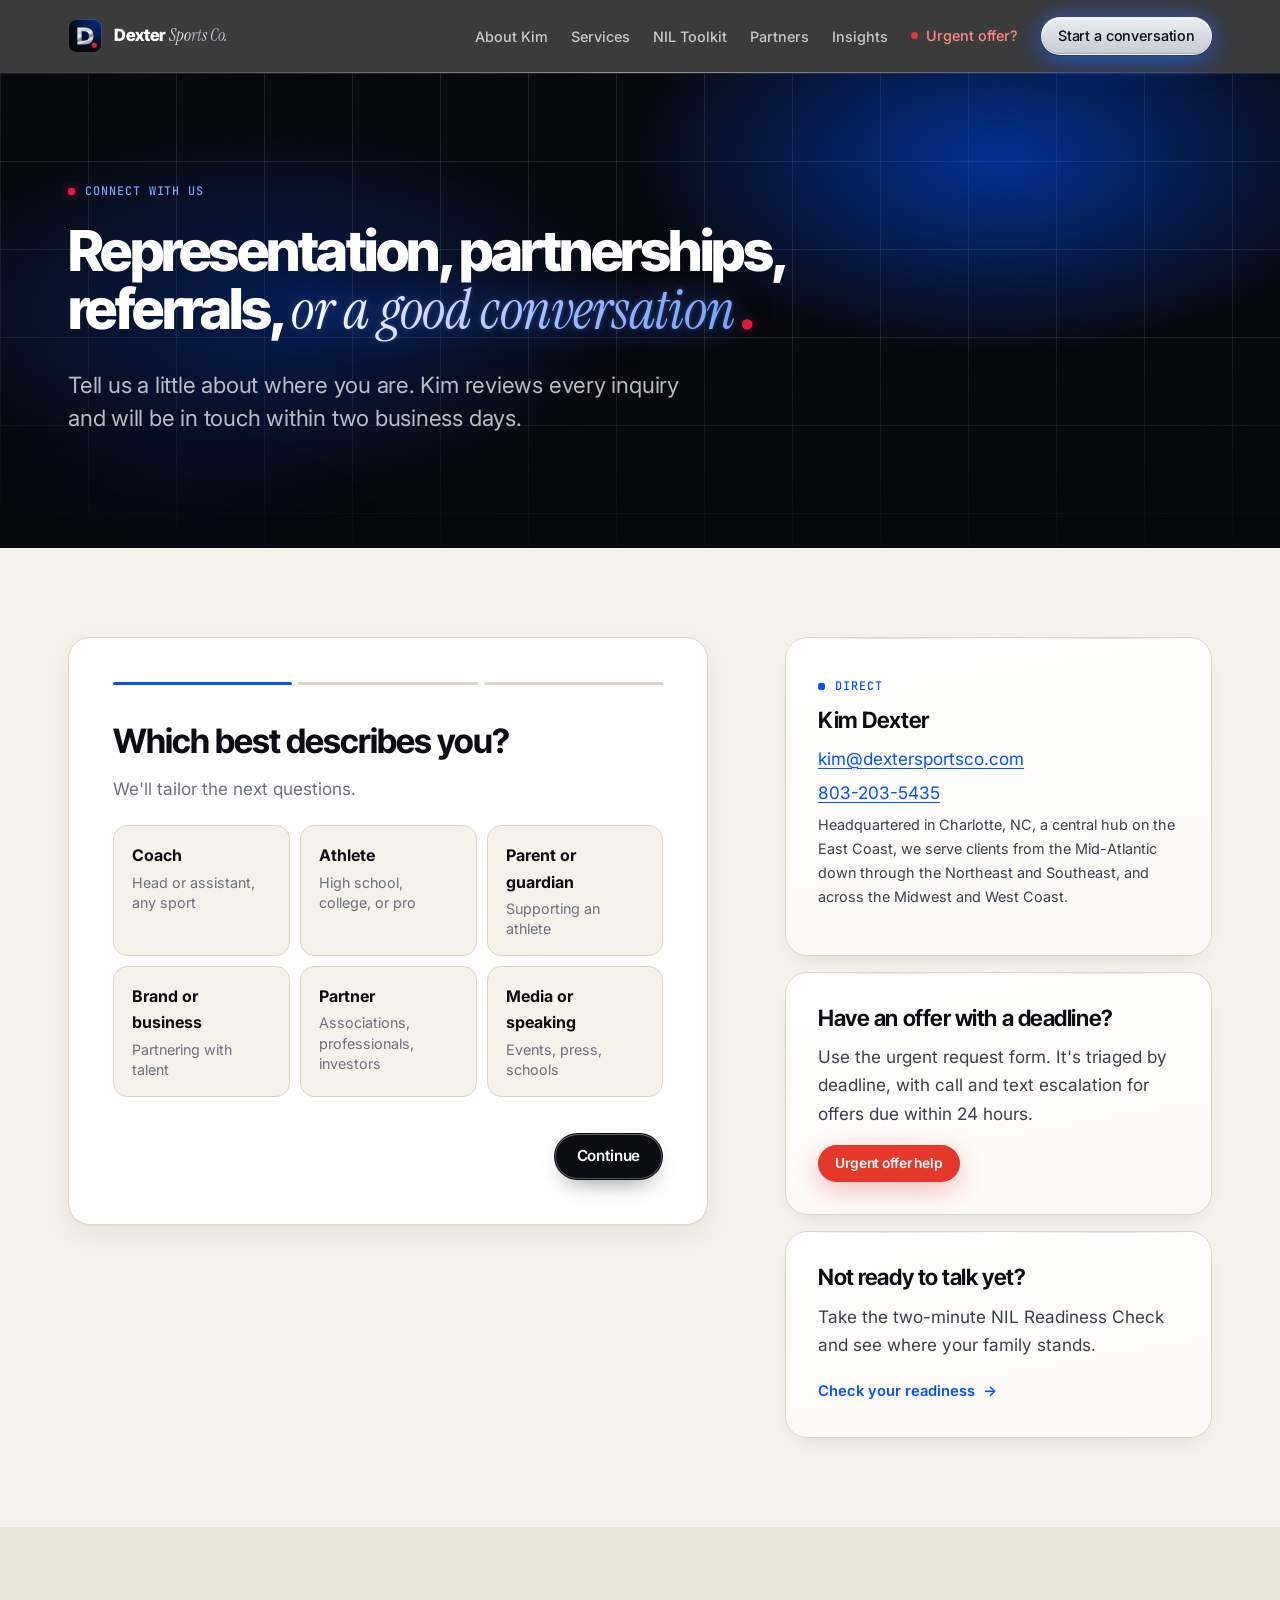
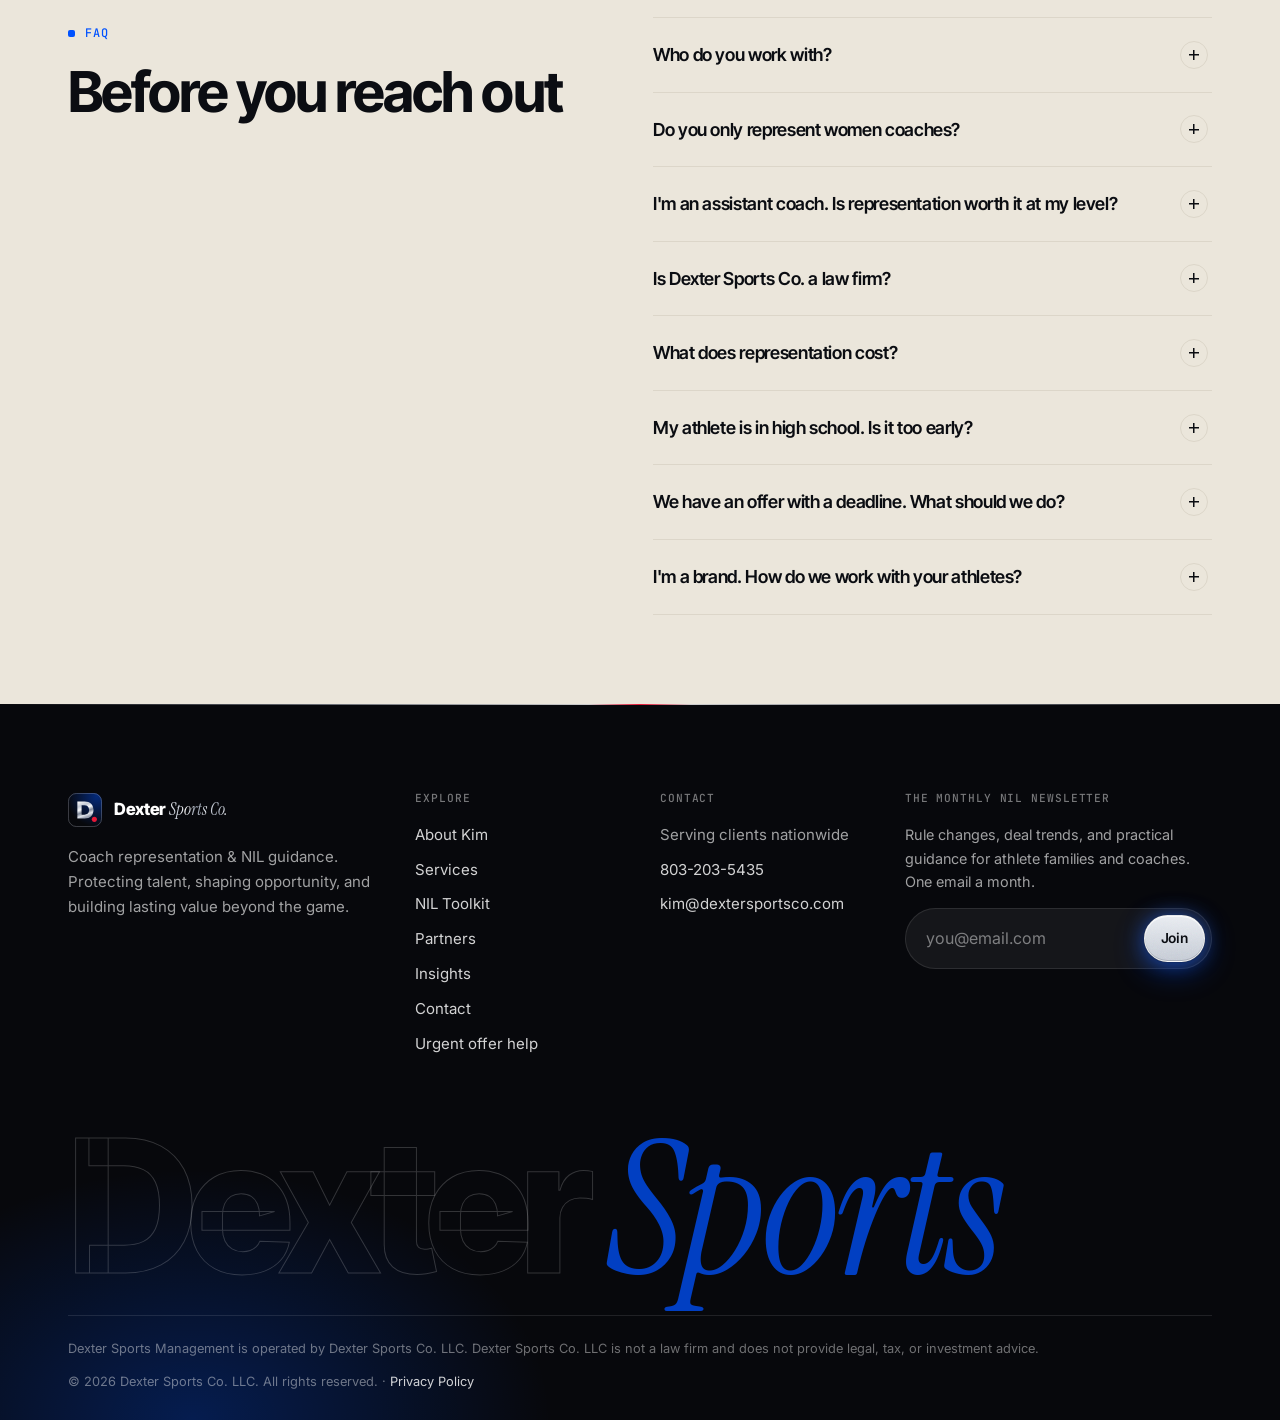
<file: contact.html>
<!doctype html>
<html lang="en">
<head>
  <meta charset="utf-8">
  <meta name="viewport" content="width=device-width, initial-scale=1">
  <title>Start a Conversation | Dexter Sports Co.</title>
  <meta name="description" content="Contact Kim Dexter about athlete or coach representation, NIL offers, brand partnerships, referrals, or speaking.">
  <link rel="canonical" href="https://www.dextersportsco.com/contact.html">
  <meta property="og:title" content="Start a Conversation | Dexter Sports Co.">
  <meta property="og:image" content="https://www.dextersportsco.com/assets/img/og-image.png">
  <meta name="theme-color" content="#0052ff">
  <link rel="icon" href="favicon.ico" sizes="48x48">
  <link rel="icon" href="assets/img/favicon.svg" type="image/svg+xml">
  <link rel="icon" href="assets/img/favicon-32.png" type="image/png" sizes="32x32">
  <link rel="apple-touch-icon" href="apple-touch-icon.png">
  <link rel="manifest" href="site.webmanifest">
  <link rel="preconnect" href="https://fonts.googleapis.com">
  <link rel="preconnect" href="https://fonts.gstatic.com" crossorigin>
  <link href="https://fonts.googleapis.com/css2?family=Inter:wght@400;500;600;700&family=Inter+Tight:wght@600;700;800&family=Instrument+Serif:ital@0;1&family=JetBrains+Mono:wght@500&display=swap" rel="stylesheet">
  <link rel="stylesheet" href="assets/css/styles.css">
</head>
<body data-page="contact">
  <a class="skip-link" href="#main">Skip to content</a>
  <div id="site-header"></div>

  <main id="main">
    <section class="hero hero--page">
      <div class="container">
        <div class="hero-inner">
          <span class="eyebrow">Connect with us</span>
          <h1>Representation, partnerships, referrals, <em>or a good conversation.</em></h1>
          <p class="lead">Tell us a little about where you are. Kim reviews every inquiry and will be in touch within two business days.</p>
        </div>
      </div>
    </section>

    <section class="section">
      <div class="container split split--top split--wide">
        <!-- INTAKE FORM: fields are sent as-is to config.formEndpoint. See docs/CONTENT-GUIDE.md -->
        <form class="intake" name="inquiry" data-intake data-netlify="true" netlify-honeypot="_gotcha" novalidate>
          <div class="progress" aria-hidden="true"><span></span><span></span><span></span></div>
          <input class="hp" type="text" name="_gotcha" tabindex="-1" autocomplete="off" aria-hidden="true">
          <input type="hidden" name="readiness" value="">
          <!-- Netlify uses this as the notification email subject (set by main.js) -->
          <input type="hidden" name="subject" value="New website inquiry" data-remove-prefix>

          <!-- STEP 1 -->
          <fieldset class="intake-step">
            <legend>Which best describes you?</legend>
            <p class="muted">We'll tailor the next questions.</p>
            <div class="role-grid">
              <label class="role-option"><input type="radio" name="role" value="Coach"><span><strong>Coach</strong><small>Head or assistant, any sport</small></span></label>
              <label class="role-option"><input type="radio" name="role" value="Athlete"><span><strong>Athlete</strong><small>High school, college, or pro</small></span></label>
              <label class="role-option"><input type="radio" name="role" value="Parent or guardian"><span><strong>Parent or guardian</strong><small>Supporting an athlete</small></span></label>
              <label class="role-option"><input type="radio" name="role" value="Brand or business"><span><strong>Brand or business</strong><small>Partnering with talent</small></span></label>
              <label class="role-option"><input type="radio" name="role" value="Investor or partner"><span><strong>Partner</strong><small>Associations, professionals, investors</small></span></label>
              <label class="role-option"><input type="radio" name="role" value="Media or speaking"><span><strong>Media or speaking</strong><small>Events, press, schools</small></span></label>
            </div>
          </fieldset>

          <!-- STEP 2 -->
          <fieldset class="intake-step">
            <legend>Tell us about you</legend>
            <p class="muted">Fields marked <span class="req">*</span> are required.</p>
            <div class="field-row" style="margin-top:20px">
              <div class="field"><label for="f-name">Your name <span class="req">*</span></label><input id="f-name" name="name" type="text" autocomplete="name" required></div>
              <div class="field"><label for="f-email">Email <span class="req">*</span></label><input id="f-email" name="email" type="email" autocomplete="email" required></div>
            </div>
            <div class="field-row">
              <div class="field"><label for="f-phone">Phone</label><input id="f-phone" name="phone" type="tel" autocomplete="tel"></div>
              <div class="field"><label for="f-timeline">Timeline</label>
                <select id="f-timeline" name="timeline">
                  <option value="">Select…</option>
                  <option>I have an offer or deadline now</option>
                  <option>Within the next month</option>
                  <option>This season</option>
                  <option>Just exploring</option>
                </select>
              </div>
            </div>
            <p class="urgent-nudge" data-urgent-nudge hidden>Deadline coming up fast? Use the <a href="urgent.html">urgent offer request</a> instead. It's triaged by deadline and escalates to Kim's phone.</p>
            <div class="field-row" data-show-for="Athlete Parent%20or%20guardian Coach">
              <div class="field"><label for="f-sport">Sport</label><input id="f-sport" name="sport" type="text"></div>
              <div class="field"><label for="f-level">Level</label>
                <select id="f-level" name="level">
                  <option value="">Select…</option>
                  <option>NCAA Division I (Power conference)</option>
                  <option>NCAA Division I (mid-major)</option>
                  <option>NCAA Division II</option>
                  <option>NCAA Division III</option>
                  <option>NAIA / junior college</option>
                  <option>High school</option>
                  <option>Professional</option>
                  <option>Other</option>
                </select>
              </div>
            </div>
            <div class="field" data-show-for="Coach"><label for="f-position">Current position</label>
              <select id="f-position" name="position">
                <option value="">Select…</option>
                <option>Head coach</option>
                <option>Associate head coach</option>
                <option>Assistant coach</option>
                <option>Coordinator / director of operations</option>
                <option>Graduate assistant</option>
                <option>Between positions</option>
              </select>
            </div>
            <div class="field" data-show-for="Athlete Parent%20or%20guardian Coach"><label for="f-org">School, team, or program</label><input id="f-org" name="organization" type="text"></div>
            <div class="field" data-show-for="Brand%20or%20business Investor%20or%20partner Media%20or%20speaking"><label for="f-company">Company or organization <span class="req">*</span></label><input id="f-company" name="company" type="text" data-req></div>
            <div class="field"><label for="f-topic">I'm interested in</label>
              <select id="f-topic" name="topic">
                <option value="">Select…</option>
                <option data-topic="athletes">Athlete representation</option>
                <option data-topic="coaches">Coach contract representation</option>
                <option data-topic="placement">Coaching job search / next move</option>
                <option data-topic="nil">Help with an NIL offer</option>
                <option data-topic="families">Family advisory / attorney referral</option>
                <option data-topic="brands">Brand partnership</option>
                <option data-topic="education">NIL workshop or speaking</option>
                <option data-topic="investor">Investing or strategic partnership</option>
                <option>Something else</option>
              </select>
            </div>
            <div class="field"><label for="f-msg">How can we help? <span class="req">*</span></label>
              <textarea id="f-msg" name="message" required placeholder="A few sentences about your situation, goals, or questions."></textarea>
              <span class="hint">Please don't include contract documents, account numbers, or other sensitive details here. We'll arrange a secure way to share them.</span>
            </div>
          </fieldset>

          <!-- STEP 3 -->
          <fieldset class="intake-step">
            <legend>Review &amp; send</legend>
            <p class="muted">Make sure everything looks right.</p>
            <dl class="review-list"></dl>
            <label class="check"><input type="checkbox" name="consent" value="Yes" required> <span>Yes, please contact me about my inquiry. I understand Dexter Sports Co. LLC is not a law firm and this form does not create a representation relationship. <span class="req">*</span></span></label>
            <label class="check" style="margin-top:12px"><input type="checkbox" name="newsletter" value="Yes"> <span>Send me occasional NIL insights and updates.</span></label>
          </fieldset>

          <div class="form-status" role="status" aria-live="polite"></div>
          <div class="intake-nav">
            <button class="btn btn--ghost" type="button" data-back>Back</button>
            <span></span>
            <button class="btn btn--blue" type="button" data-next>Continue</button>
            <button class="btn btn--primary" type="submit" data-submit>Send to Kim</button>
          </div>
        </form>

        <aside class="stack">
          <div class="card card--flat">
            <span class="eyebrow" style="margin-bottom:10px">Direct</span>
            <h3 style="margin-top:0">Kim Dexter</h3>
            <p style="margin-bottom:6px"><a data-bind="email" href="mailto:kim@dextersportsco.com">kim@dextersportsco.com</a></p>
            <p style="margin-bottom:6px"><a data-bind="phone" href="tel:+18032035435">803-203-5435</a></p>
            <p class="muted small" data-bind="serviceAreaLong">Headquartered in Charlotte, NC, a central hub on the East Coast, we serve clients from the Mid-Atlantic down through the Northeast and Southeast, and across the Midwest and West Coast.</p>
            <a class="btn btn--primary btn--sm" data-booking href="#" target="_blank" rel="noopener" hidden>Book a call</a>
          </div>
          <div class="card card--flat">
            <h3 style="margin-top:0">Have an offer with a deadline?</h3>
            <p>Use the urgent request form. It's triaged by deadline, with call and text escalation for offers due within 24 hours.</p>
            <a class="btn btn--alert btn--sm" href="urgent.html">Urgent offer help</a>
          </div>
          <div class="card card--flat">
            <h3 style="margin-top:0">Not ready to talk yet?</h3>
            <p>Take the two-minute NIL Readiness Check and see where your family stands.</p>
            <a class="arrow-link" href="nil-toolkit.html#readiness">Check your readiness</a>
          </div>
        </aside>
      </div>
    </section>

    <section class="section section--sand">
      <div class="container split split--top">
        <div><span class="eyebrow">FAQ</span><h2>Before you reach out</h2></div>
        <div class="accordion" data-render="faqs"></div>
      </div>
    </section>
  </main>

  <div id="site-footer"></div>
  <script src="assets/js/config.js"></script>
  <script src="assets/js/content.js"></script>
  <script src="assets/js/main.js"></script>
</body>
</html>
</file>
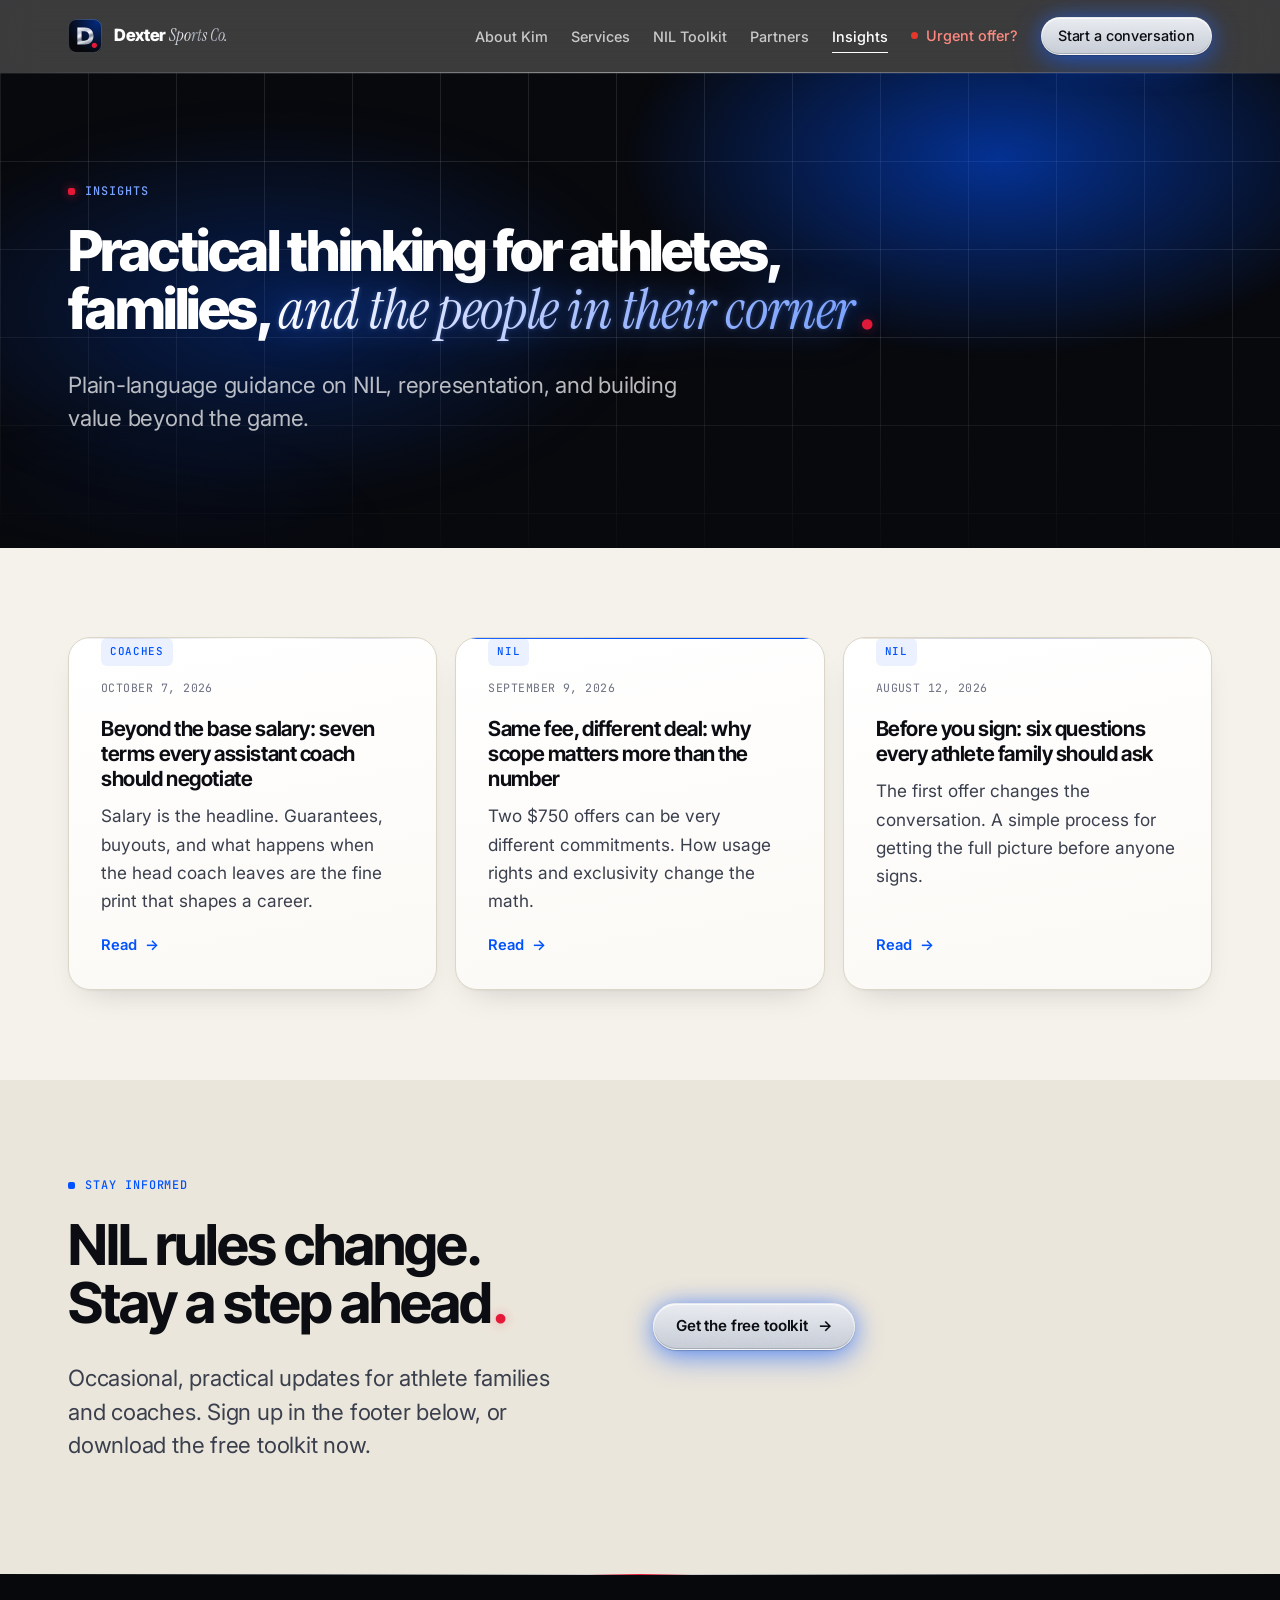
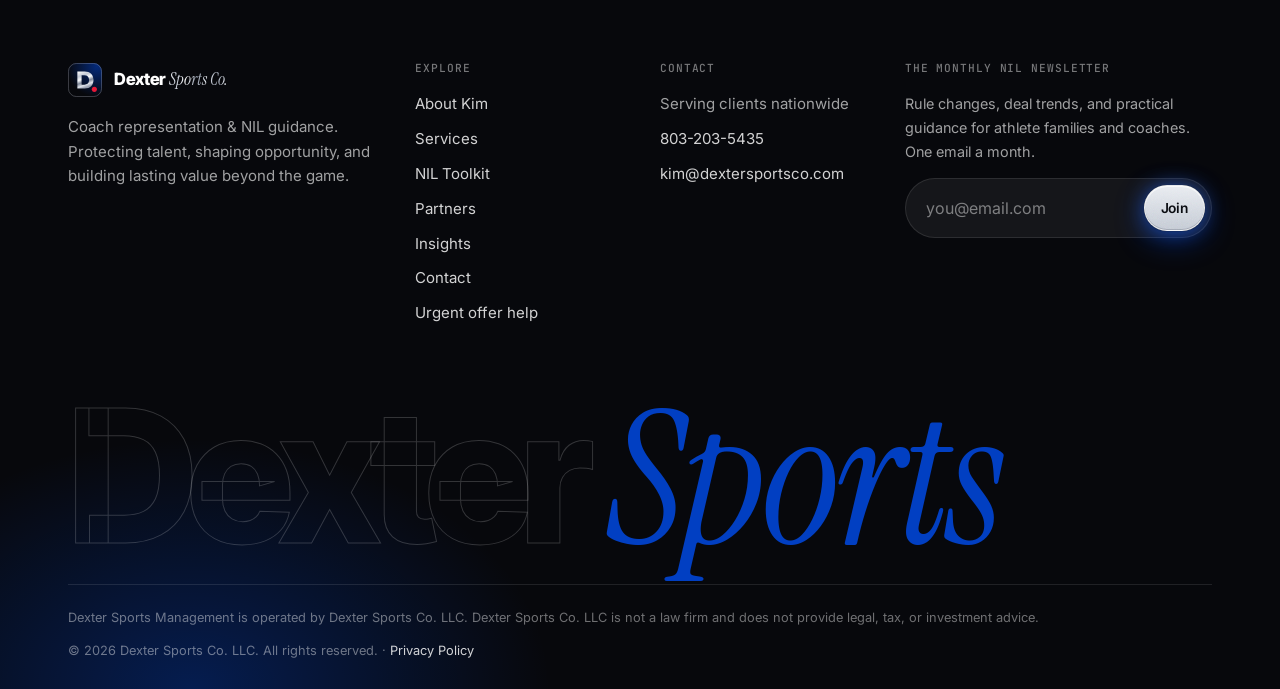
<file: insights.html>
<!doctype html>
<html lang="en">
<head>
  <meta charset="utf-8">
  <meta name="viewport" content="width=device-width, initial-scale=1">
  <title>Insights | NIL & the Business of Sport | Dexter Sports Co.</title>
  <meta name="description" content="Practical insights on NIL, athlete representation, and the business of sport from Kim Dexter and Dexter Sports Co.">
  <link rel="canonical" href="https://www.dextersportsco.com/insights.html">
  <meta property="og:title" content="Insights | Dexter Sports Co.">
  <meta property="og:image" content="https://www.dextersportsco.com/assets/img/og-image.png">
  <meta name="theme-color" content="#0052ff">
  <link rel="icon" href="favicon.ico" sizes="48x48">
  <link rel="icon" href="assets/img/favicon.svg" type="image/svg+xml">
  <link rel="icon" href="assets/img/favicon-32.png" type="image/png" sizes="32x32">
  <link rel="apple-touch-icon" href="apple-touch-icon.png">
  <link rel="manifest" href="site.webmanifest">
  <link rel="preconnect" href="https://fonts.googleapis.com">
  <link rel="preconnect" href="https://fonts.gstatic.com" crossorigin>
  <link href="https://fonts.googleapis.com/css2?family=Inter:wght@400;500;600;700&family=Inter+Tight:wght@600;700;800&family=Instrument+Serif:ital@0;1&family=JetBrains+Mono:wght@500&display=swap" rel="stylesheet">
  <link rel="stylesheet" href="assets/css/styles.css">
</head>
<body data-page="insights">
  <a class="skip-link" href="#main">Skip to content</a>
  <div id="site-header"></div>

  <main id="main">
    <section class="hero hero--page">
      <div class="container">
        <div class="hero-inner">
          <span class="eyebrow">Insights</span>
          <h1>Practical thinking for athletes, families, <em>and the people in their corner.</em></h1>
          <p class="lead">Plain-language guidance on NIL, representation, and building value beyond the game.</p>
        </div>
      </div>
    </section>

    <section class="section">
      <div class="container">
        <div class="grid grid-3" data-render="insights"></div>
      </div>
    </section>

    <section class="section section--sand">
      <div class="container split">
        <div>
          <span class="eyebrow">Stay informed</span>
          <h2>NIL rules change. Stay a step ahead.</h2>
          <p class="lead">Occasional, practical updates for athlete families and coaches. Sign up in the footer below, or download the free toolkit now.</p>
        </div>
        <div><a class="btn btn--primary" data-toolkit href="nil-toolkit.html#get-toolkit">Get the free toolkit</a></div>
      </div>
    </section>
  </main>

  <div id="site-footer"></div>
  <script src="assets/js/config.js"></script>
  <script src="assets/js/content.js"></script>
  <script src="assets/js/main.js"></script>
</body>
</html>
</file>
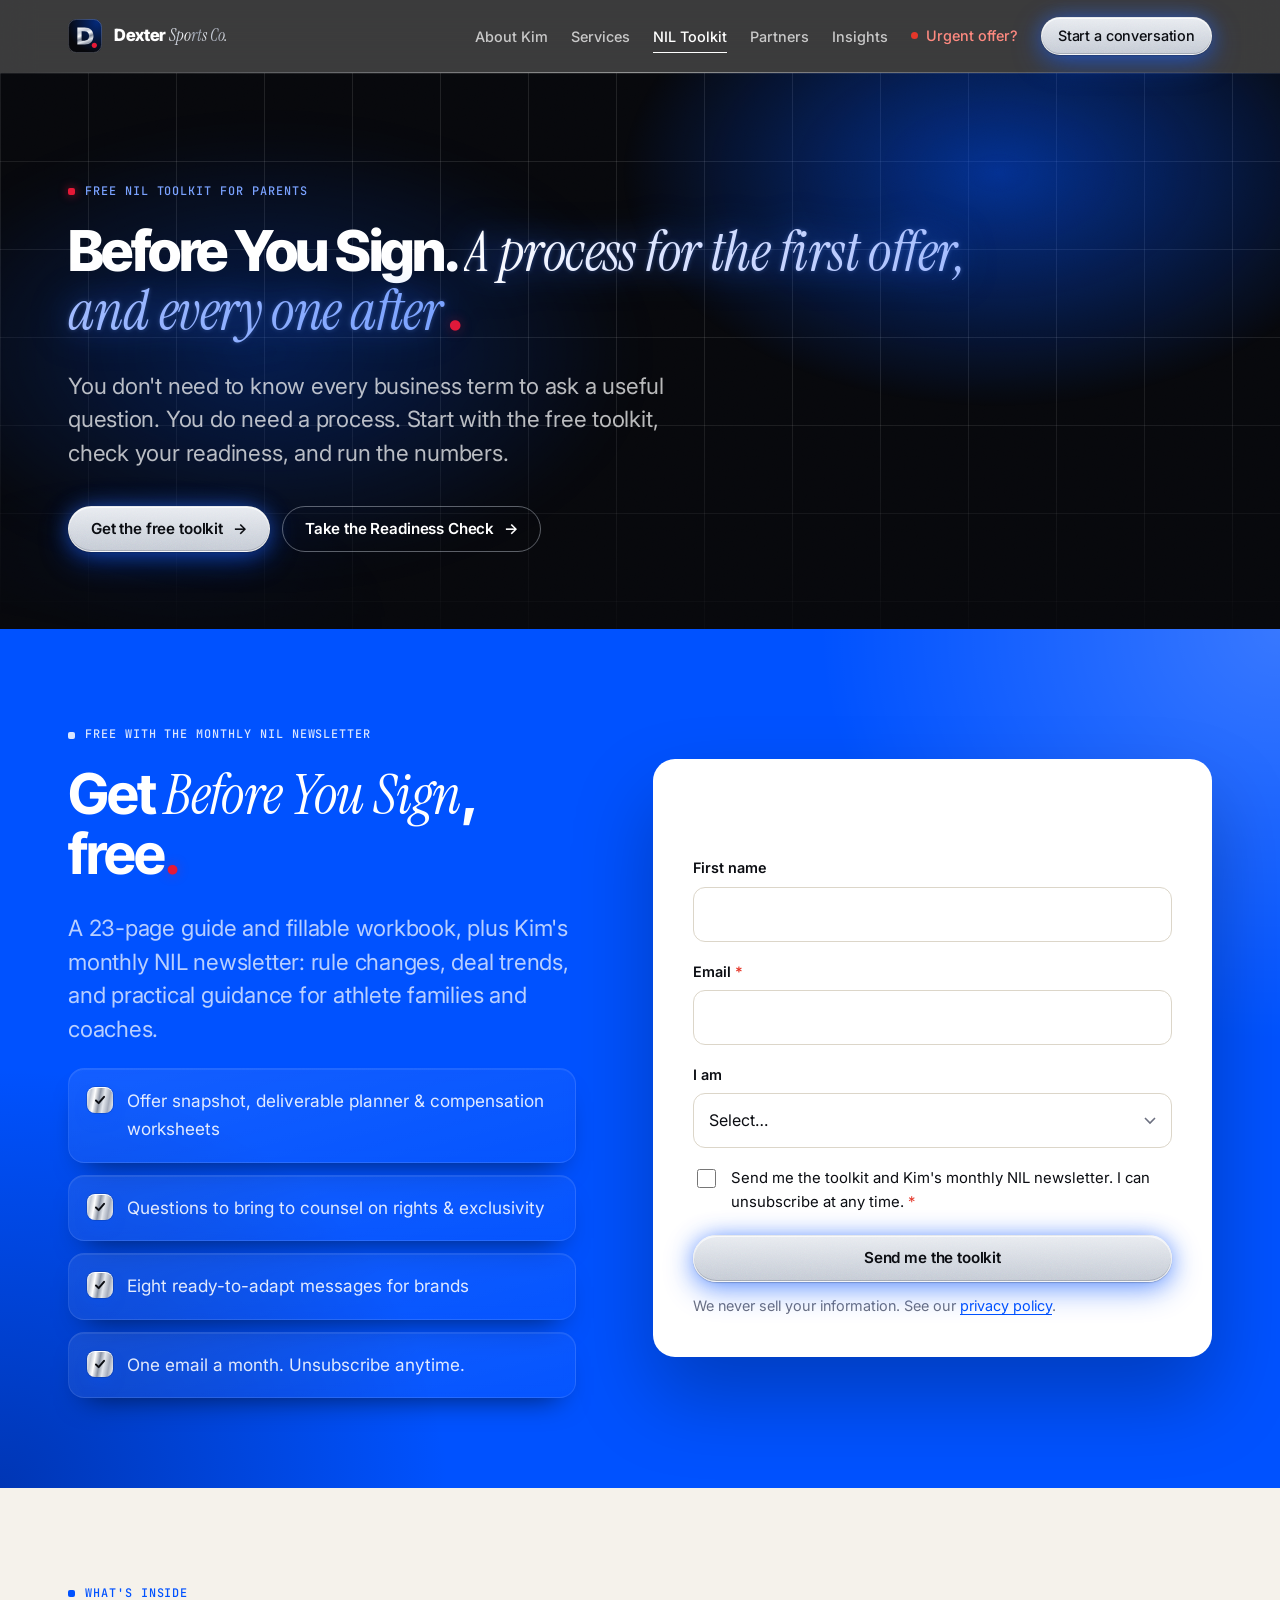
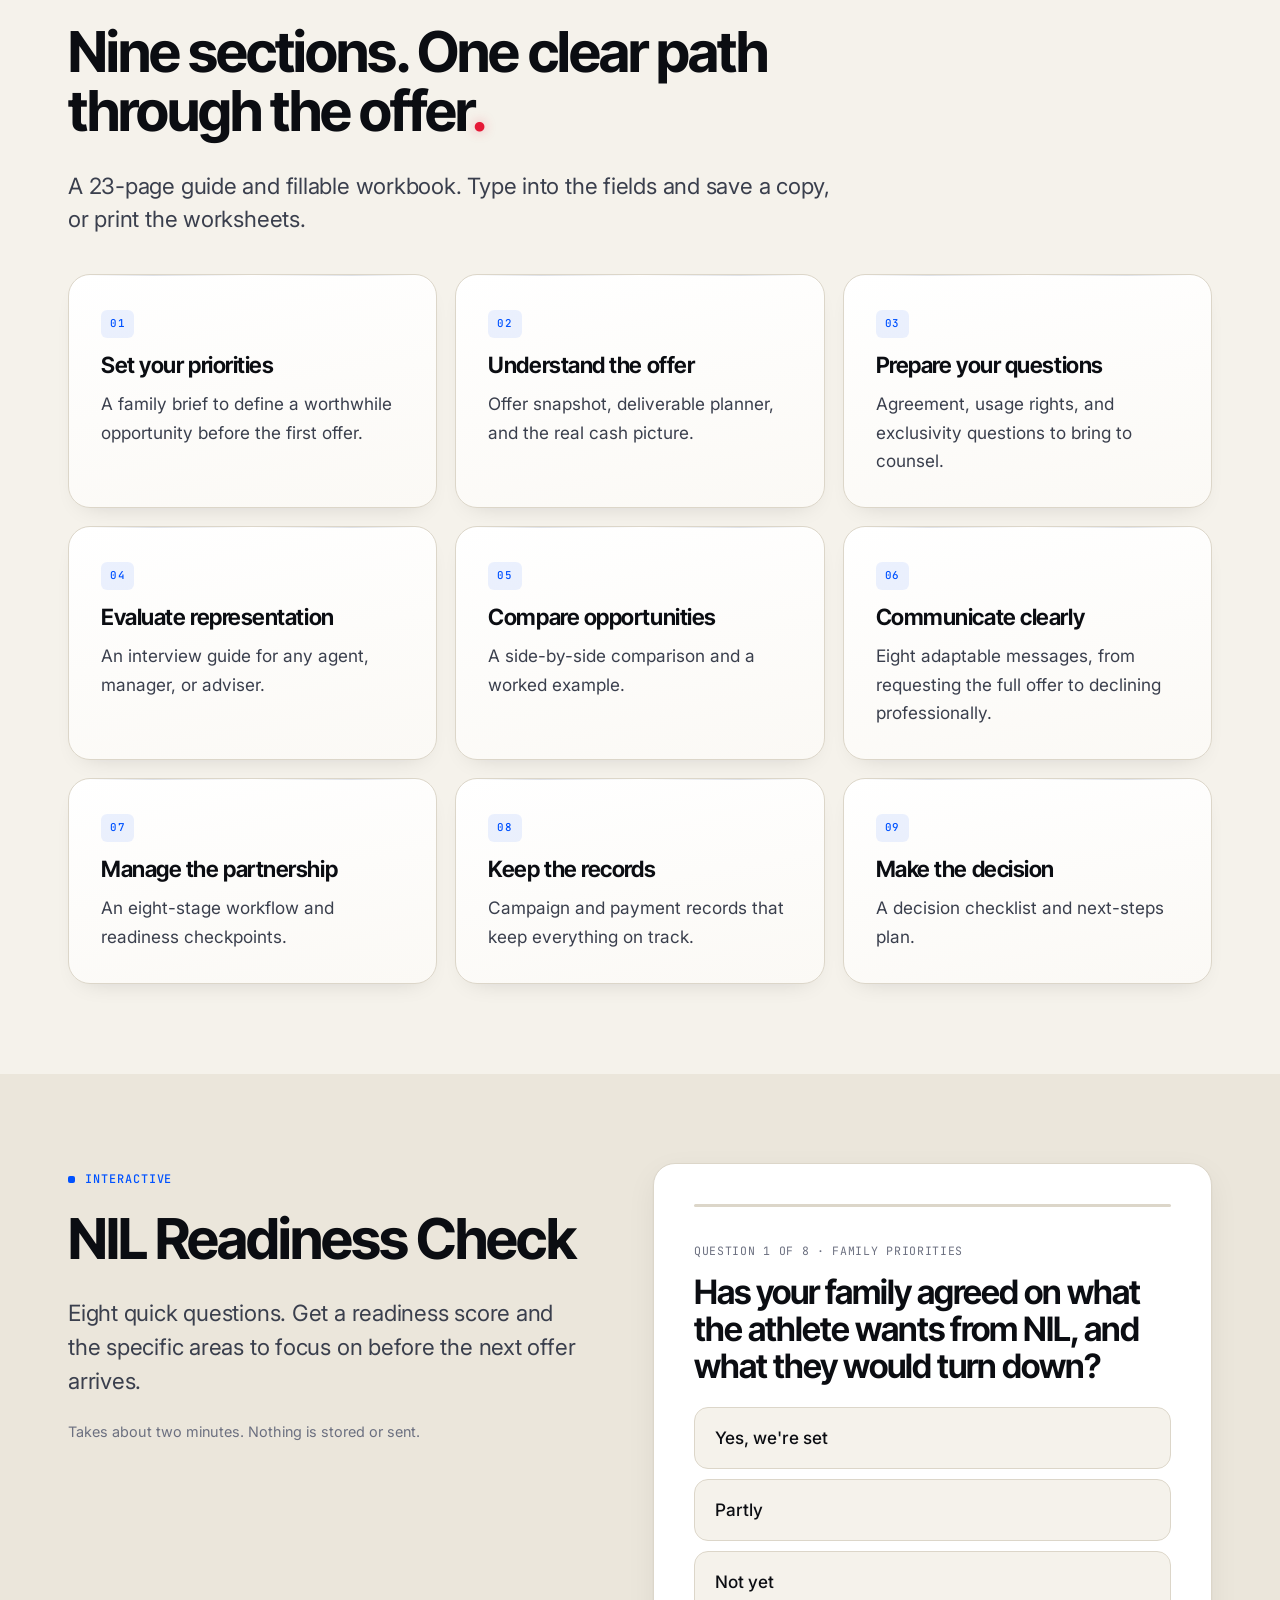
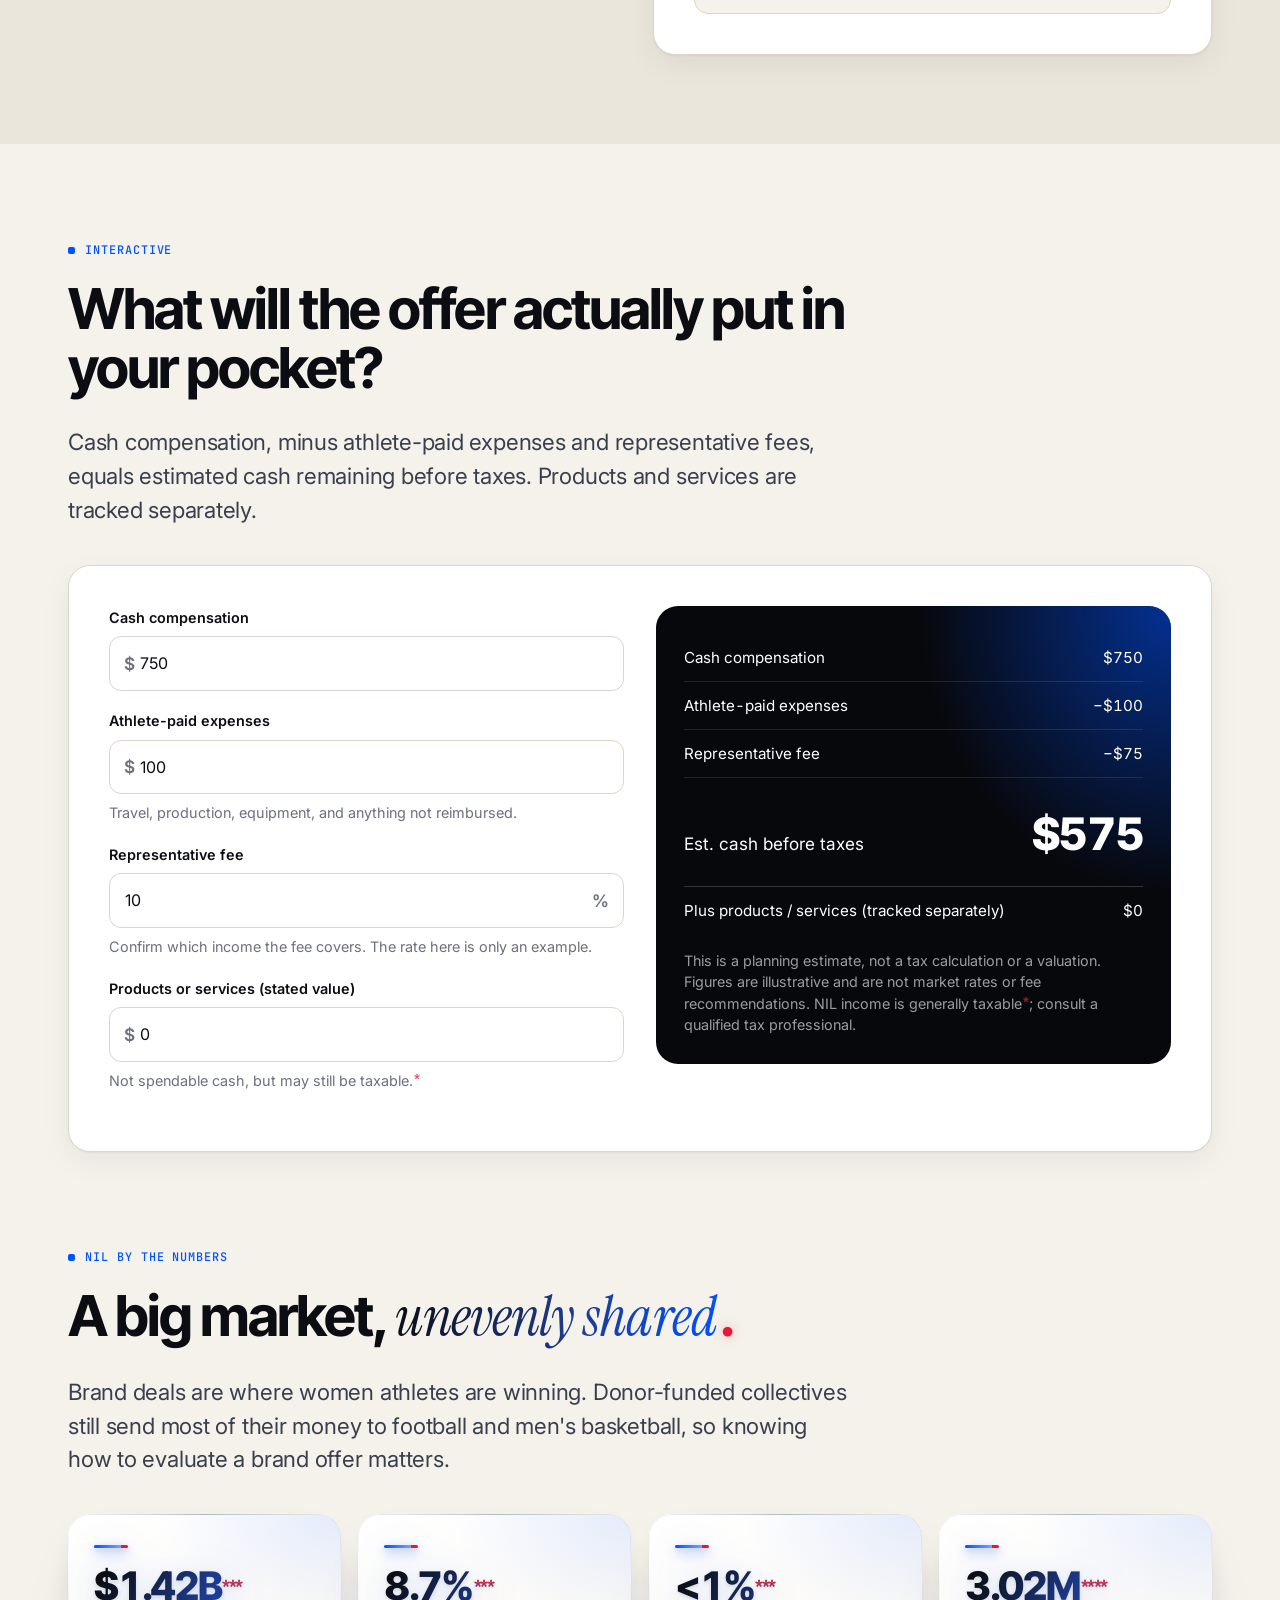
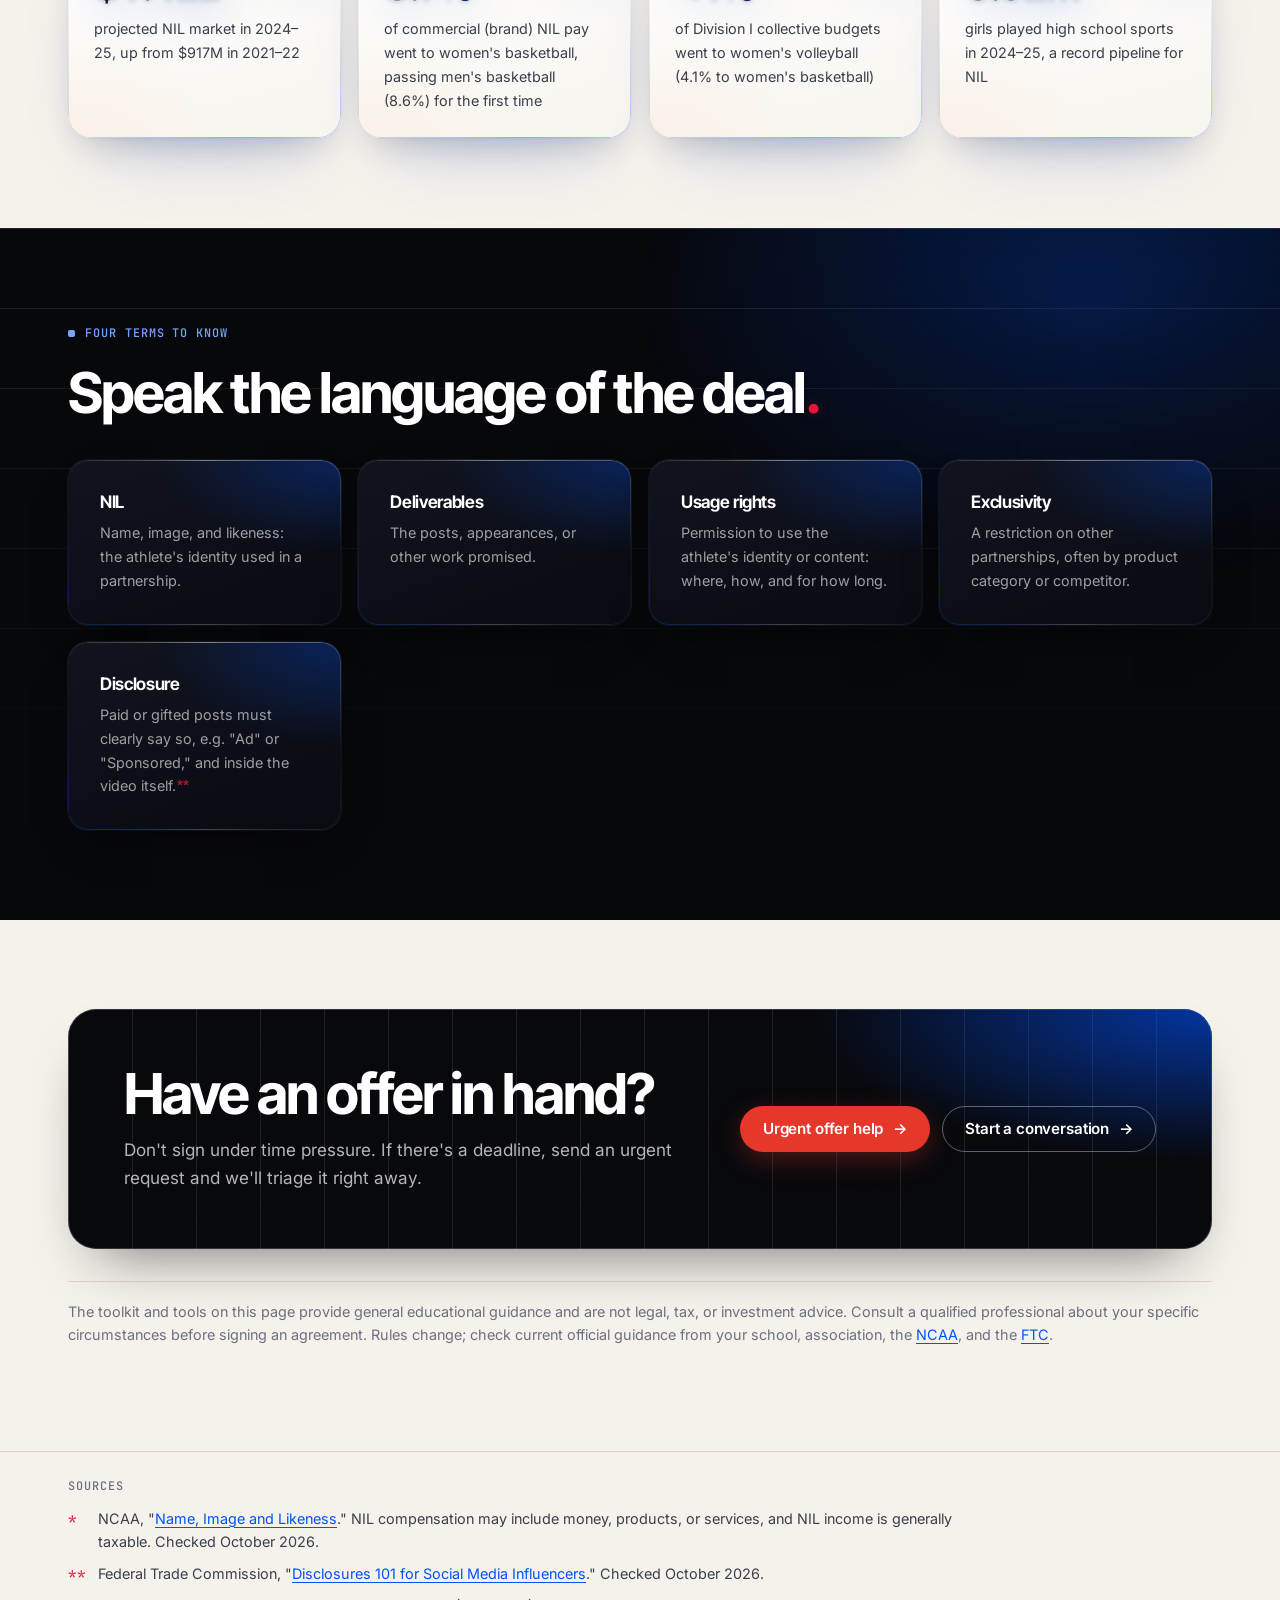
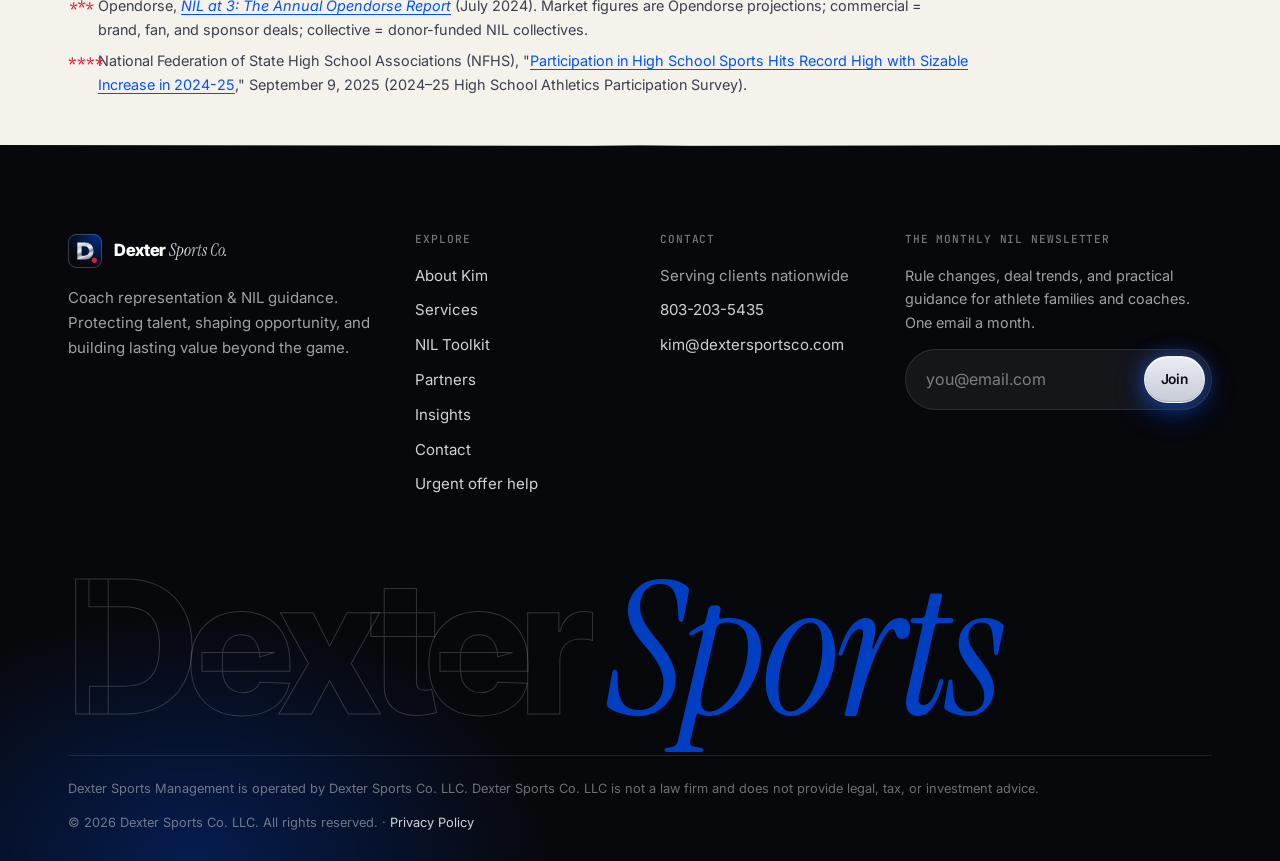
<file: nil-toolkit.html>
<!doctype html>
<html lang="en">
<head>
  <meta charset="utf-8">
  <meta name="viewport" content="width=device-width, initial-scale=1">
  <title>Free NIL Toolkit for Parents | Before You Sign | Dexter Sports Co.</title>
  <meta name="description" content="Download Before You Sign, the free Athlete Family NIL Toolkit. Take the NIL Readiness Check and estimate the real cash value of an offer.">
  <link rel="canonical" href="https://www.dextersportsco.com/nil-toolkit.html">
  <meta property="og:title" content="Before You Sign: Free NIL Toolkit for Athlete Families">
  <meta property="og:description" content="A practical system for evaluating offers, asking informed questions, and managing brand partnerships.">
  <meta property="og:image" content="https://www.dextersportsco.com/assets/img/og-image.png">
  <meta name="theme-color" content="#0052ff">
  <link rel="icon" href="favicon.ico" sizes="48x48">
  <link rel="icon" href="assets/img/favicon.svg" type="image/svg+xml">
  <link rel="icon" href="assets/img/favicon-32.png" type="image/png" sizes="32x32">
  <link rel="apple-touch-icon" href="apple-touch-icon.png">
  <link rel="manifest" href="site.webmanifest">
  <link rel="preconnect" href="https://fonts.googleapis.com">
  <link rel="preconnect" href="https://fonts.gstatic.com" crossorigin>
  <link href="https://fonts.googleapis.com/css2?family=Inter:wght@400;500;600;700&family=Inter+Tight:wght@600;700;800&family=Instrument+Serif:ital@0;1&family=JetBrains+Mono:wght@500&display=swap" rel="stylesheet">
  <link rel="stylesheet" href="assets/css/styles.css">
</head>
<body data-page="toolkit">
  <a class="skip-link" href="#main">Skip to content</a>
  <div id="site-header"></div>

  <main id="main">
    <section class="hero hero--page">
      <div class="container">
        <div class="hero-inner">
          <span class="eyebrow">Free NIL Toolkit for Parents</span>
          <h1>Before You Sign. <em>A process for the first offer, and every one after.</em></h1>
          <p class="lead">You don't need to know every business term to ask a useful question. You do need a process. Start with the free toolkit, check your readiness, and run the numbers.</p>
          <div class="btn-row">
            <a class="btn btn--primary" href="#get-toolkit">Get the free toolkit</a>
            <a class="btn btn--ghost" href="#readiness">Take the Readiness Check</a>
          </div>
        </div>
      </div>
    </section>

    <!-- REGISTRATION WALL: subscribes via config.newsletter, then reveals the PDF (config.toolkitGate) -->
    <section class="section section--blue" id="get-toolkit">
      <div class="container split">
        <div>
          <span class="eyebrow">Free with the monthly NIL newsletter</span>
          <h2 style="color:#fff">Get <em class="serif-italic">Before You Sign</em>, free.</h2>
          <p class="lead">A 23-page guide and fillable workbook, plus Kim's monthly NIL newsletter: rule changes, deal trends, and practical guidance for athlete families and coaches.</p>
          <ul class="checks checks--cards checks--1col">
            <li>Offer snapshot, deliverable planner &amp; compensation worksheets</li>
            <li>Questions to bring to counsel on rights &amp; exclusivity</li>
            <li>Eight ready-to-adapt messages for brands</li>
            <li>One email a month. Unsubscribe anytime.</li>
          </ul>
        </div>
        <div class="gate">
          <form data-toolkit-gate novalidate>
            <h3>Send me the toolkit</h3>
            <input class="hp" type="text" name="_gotcha" tabindex="-1" autocomplete="off" aria-hidden="true">
            <div class="field"><label for="g-first">First name</label><input id="g-first" name="first_name" type="text" autocomplete="given-name"></div>
            <div class="field"><label for="g-email">Email <span class="req">*</span></label><input id="g-email" name="email" type="email" autocomplete="email" required></div>
            <div class="field"><label for="g-role">I am</label>
              <select id="g-role" name="role">
                <option value="">Select…</option>
                <option>Parent or guardian</option>
                <option>Athlete</option>
                <option>Coach</option>
                <option>School or program staff</option>
                <option>Other</option>
              </select>
            </div>
            <label class="check"><input type="checkbox" name="consent" value="Yes" required> <span>Send me the toolkit and Kim's monthly NIL newsletter. I can unsubscribe at any time. <span class="req">*</span></span></label>
            <div class="form-status" role="status" aria-live="polite"></div>
            <button class="btn btn--primary" type="submit" style="width:100%;margin-top:20px">Send me the toolkit</button>
            <p class="small muted" style="margin:12px 0 0">We never sell your information. See our <a href="privacy.html">privacy policy</a>.</p>
          </form>
        </div>
      </div>
    </section>

    <!-- WHAT'S INSIDE -->
    <section class="section">
      <div class="container">
        <div class="section-head">
          <span class="eyebrow">What's inside</span>
          <h2>Nine sections. One clear path through the offer.</h2>
          <p class="lead">A 23-page guide and fillable workbook. Type into the fields and save a copy, or print the worksheets.</p>
        </div>
        <div class="grid grid-3">
          <div class="card card--flat"><span class="tag">01</span><h3>Set your priorities</h3><p>A family brief to define a worthwhile opportunity before the first offer.</p></div>
          <div class="card card--flat"><span class="tag">02</span><h3>Understand the offer</h3><p>Offer snapshot, deliverable planner, and the real cash picture.</p></div>
          <div class="card card--flat"><span class="tag">03</span><h3>Prepare your questions</h3><p>Agreement, usage rights, and exclusivity questions to bring to counsel.</p></div>
          <div class="card card--flat"><span class="tag">04</span><h3>Evaluate representation</h3><p>An interview guide for any agent, manager, or adviser.</p></div>
          <div class="card card--flat"><span class="tag">05</span><h3>Compare opportunities</h3><p>A side-by-side comparison and a worked example.</p></div>
          <div class="card card--flat"><span class="tag">06</span><h3>Communicate clearly</h3><p>Eight adaptable messages, from requesting the full offer to declining professionally.</p></div>
          <div class="card card--flat"><span class="tag">07</span><h3>Manage the partnership</h3><p>An eight-stage workflow and readiness checkpoints.</p></div>
          <div class="card card--flat"><span class="tag">08</span><h3>Keep the records</h3><p>Campaign and payment records that keep everything on track.</p></div>
          <div class="card card--flat"><span class="tag">09</span><h3>Make the decision</h3><p>A decision checklist and next-steps plan.</p></div>
        </div>
      </div>
    </section>

    <!-- READINESS CHECK -->
    <section class="section section--sand" id="readiness">
      <div class="container split split--top">
        <div>
          <span class="eyebrow">Interactive</span>
          <h2>NIL Readiness Check</h2>
          <p class="lead">Eight quick questions. Get a readiness score and the specific areas to focus on before the next offer arrives.</p>
          <p class="small muted">Takes about two minutes. Nothing is stored or sent.</p>
        </div>
        <div class="tool" data-quiz></div>
      </div>
    </section>

    <!-- CALCULATOR -->
    <section class="section" id="calculator">
      <div class="container">
        <div class="section-head">
          <span class="eyebrow">Interactive</span>
          <h2>What will the offer actually put in your pocket?</h2>
          <p class="lead">Cash compensation, minus athlete-paid expenses and representative fees, equals estimated cash remaining before taxes. Products and services are tracked separately.</p>
        </div>
        <form class="calc-grid tool" data-calc>
          <div>
            <div class="field">
              <label for="c-cash">Cash compensation</label>
              <div class="calc-input"><span class="prefix">$</span><input id="c-cash" name="cash" type="number" min="0" step="50" value="750" inputmode="decimal"></div>
            </div>
            <div class="field">
              <label for="c-exp">Athlete-paid expenses</label>
              <div class="calc-input"><span class="prefix">$</span><input id="c-exp" name="expenses" type="number" min="0" step="25" value="100" inputmode="decimal"></div>
              <span class="hint">Travel, production, equipment, and anything not reimbursed.</span>
            </div>
            <div class="field">
              <label for="c-fee">Representative fee</label>
              <div class="calc-input has-suffix"><input id="c-fee" name="fee" type="number" min="0" max="100" step="0.5" value="10" inputmode="decimal"><span class="suffix">%</span></div>
              <span class="hint">Confirm which income the fee covers. The rate here is only an example.</span>
            </div>
            <div class="field">
              <label for="c-goods">Products or services (stated value)</label>
              <div class="calc-input"><span class="prefix">$</span><input id="c-goods" name="goods" type="number" min="0" step="25" value="0" inputmode="decimal"></div>
              <span class="hint">Not spendable cash, but may still be taxable.<sup class="fn"><a href="#src-1" aria-label="Source 1">*</a></sup></span>
            </div>
          </div>
          <div class="calc-out" aria-live="polite">
            <div class="line"><span>Cash compensation</span><span data-out="cash">$0</span></div>
            <div class="line"><span>Athlete-paid expenses</span><span data-out="expenses">$0</span></div>
            <div class="line"><span>Representative fee</span><span data-out="fee">$0</span></div>
            <div class="total"><span>Est. cash before taxes</span><b data-out="net">$0</b></div>
            <div class="line" style="border:0;border-top:1px solid rgba(255,255,255,.18);margin-top:14px"><span>Plus products / services (tracked separately)</span><span data-out="goods">$0</span></div>
            <small>This is a planning estimate, not a tax calculation or a valuation. Figures are illustrative and are not market rates or fee recommendations. NIL income is generally taxable<sup class="fn"><a href="#src-1" aria-label="Source 1">*</a></sup>; consult a qualified tax professional.</small>
          </div>
        </form>
      </div>
    </section>

    <!-- NIL BY THE NUMBERS: Opendorse NIL at 3 (2024), NFHS (2024-25). Re-check yearly. -->
    <section class="section">
      <div class="container">
        <div class="section-head">
          <span class="eyebrow">NIL by the numbers</span>
          <h2>A big market, <em>unevenly shared.</em></h2>
          <p class="lead">Brand deals are where women athletes are winning. Donor-funded collectives still send most of their money to football and men's basketball, so knowing how to evaluate a brand offer matters.</p>
        </div>
        <div class="stats">
          <div class="stat"><div class="stat-value">$1.67B<sup class="fn"><a href="#src-3" aria-label="Source 3">***</a></sup></div><div class="stat-label">projected NIL market in 2024–25, up from $917M in 2021–22</div></div>
          <div class="stat"><div class="stat-value">10.2%<sup class="fn"><a href="#src-3" aria-label="Source 3">***</a></sup></div><div class="stat-label">of commercial (brand) NIL pay went to women's basketball, passing men's basketball (8.6%) for the first time</div></div>
          <div class="stat"><div class="stat-value">&lt;1%<sup class="fn"><a href="#src-3" aria-label="Source 3">***</a></sup></div><div class="stat-label">of Division I collective budgets went to women's volleyball (4.1% to women's basketball)</div></div>
          <div class="stat"><div class="stat-value">3.54M<sup class="fn"><a href="#src-4" aria-label="Source 4">****</a></sup></div><div class="stat-label">girls played high school sports in 2024–25, a record pipeline for NIL</div></div>
        </div>
      </div>
    </section>

    <!-- KEY TERMS -->
    <section class="section section--ink">
      <div class="container">
        <div class="section-head">
          <span class="eyebrow">Four terms to know</span>
          <h2 style="color:#fff">Speak the language of the deal.</h2>
        </div>
        <div class="network-grid" style="grid-template-columns:repeat(auto-fit,minmax(220px,1fr))">
          <div class="network-item"><h3>NIL</h3><p>Name, image, and likeness: the athlete's identity used in a partnership.</p></div>
          <div class="network-item"><h3>Deliverables</h3><p>The posts, appearances, or other work promised.</p></div>
          <div class="network-item"><h3>Usage rights</h3><p>Permission to use the athlete's identity or content: where, how, and for how long.</p></div>
          <div class="network-item"><h3>Exclusivity</h3><p>A restriction on other partnerships, often by product category or competitor.</p></div>
          <div class="network-item"><h3>Disclosure</h3><p>Paid or gifted posts must clearly say so, e.g. "Ad" or "Sponsored," and inside the video itself.<sup class="fn"><a href="#src-2" aria-label="Source 2">**</a></sup></p></div>
        </div>
      </div>
    </section>

    <section class="section">
      <div class="container">
        <div class="cta-band">
          <div>
            <h2>Have an offer in hand?</h2>
            <p>Don't sign under time pressure. If there's a deadline, send an urgent request and we'll triage it right away.</p>
          </div>
          <div class="btn-row"><a class="btn btn--alert" href="urgent.html">Urgent offer help</a><a class="btn btn--ghost" href="contact.html?topic=nil">Start a conversation</a></div>
        </div>
        <p class="disclaimer">The toolkit and tools on this page provide general educational guidance and are not legal, tax, or investment advice. Consult a qualified professional about your specific circumstances before signing an agreement. Rules change; check current official guidance from your school, association, the <a href="https://www.ncaa.org/student-athletes/name-image-likeness/" target="_blank" rel="noopener">NCAA</a>, and the <a href="https://www.ftc.gov/business-guidance/resources/disclosures-101-social-media-influencers" target="_blank" rel="noopener">FTC</a>.</p>
      </div>
    </section>
    <!-- SOURCES: numbered by asterisks (* = 1st, ** = 2nd ...). Add a source here whenever a page cites data. -->
    <section class="sources" aria-labelledby="sources-title">
      <div class="container">
        <h2 class="sources-title" id="sources-title">Sources</h2>
        <ol>
          <li id="src-1"><span class="fn-mark">*</span> NCAA, "<a href="https://www.ncaa.org/student-athletes/name-image-likeness/" target="_blank" rel="noopener">Name, Image and Likeness</a>." NIL compensation may include money, products, or services, and NIL income is generally taxable. Checked October 2026.</li>
          <li id="src-2"><span class="fn-mark">**</span> Federal Trade Commission, "<a href="https://www.ftc.gov/business-guidance/resources/disclosures-101-social-media-influencers" target="_blank" rel="noopener">Disclosures 101 for Social Media Influencers</a>." Checked October 2026.</li>
          <li id="src-3"><span class="fn-mark">***</span> Opendorse, <a href="https://biz.opendorse.com/wp-content/uploads/2024/07/NIL-AT-3-The-Annual-Opendorse-Report-1.pdf" target="_blank" rel="noopener"><em>NIL at 3: The Annual Opendorse Report</em></a> (July 2024). Market figures are Opendorse projections; commercial = brand, fan, and sponsor deals; collective = donor-funded NIL collectives.</li>
          <li id="src-4"><span class="fn-mark">****</span> National Federation of State High School Associations (NFHS), "<a href="https://nfhs.org/stories/participation-in-high-school-sports-hits-record-high-with-sizable-increase-in-2024-25" target="_blank" rel="noopener">Participation in High School Sports Hits Record High with Sizable Increase in 2024-25</a>," September 9, 2025 (2024–25 High School Athletics Participation Survey).</li>
        </ol>
      </div>
    </section>
  </main>

  <div id="site-footer"></div>
  <script src="assets/js/config.js"></script>
  <script src="assets/js/content.js"></script>
  <script src="assets/js/main.js"></script>
</body>
</html>
</file>
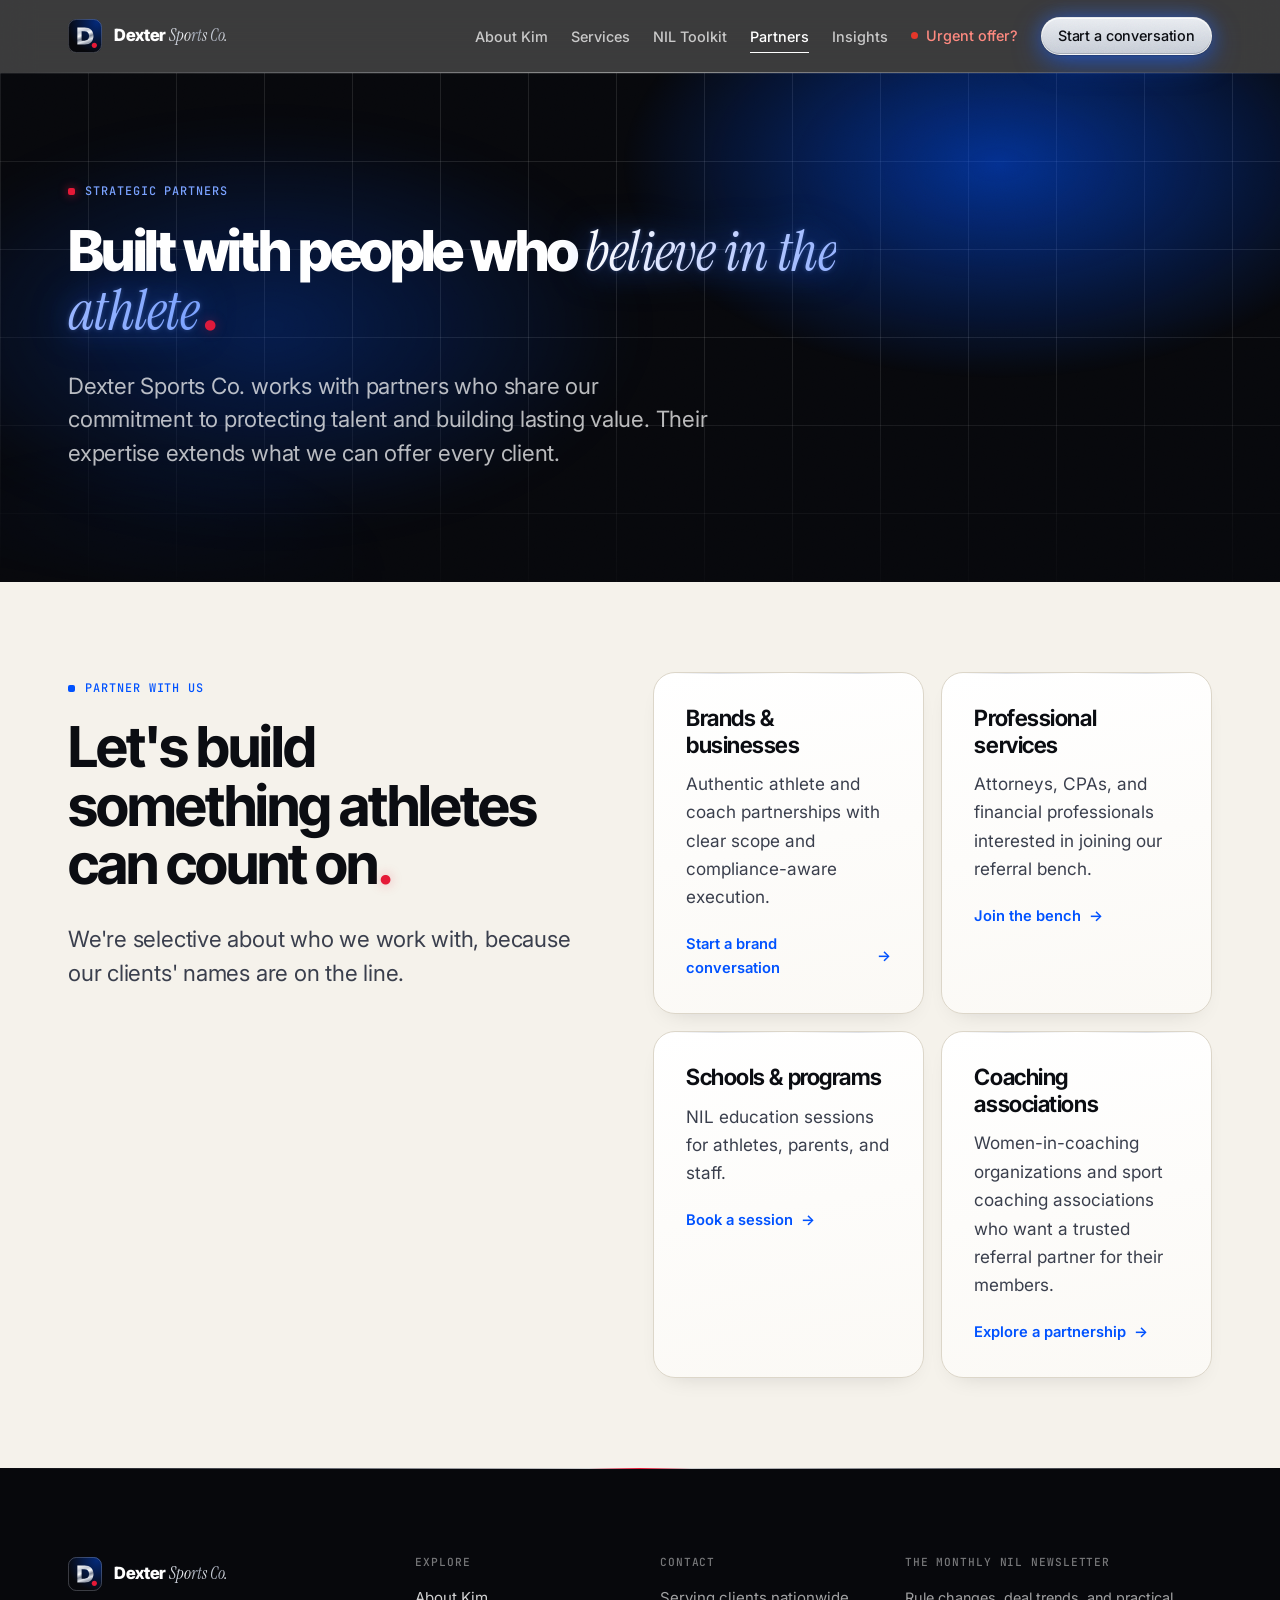
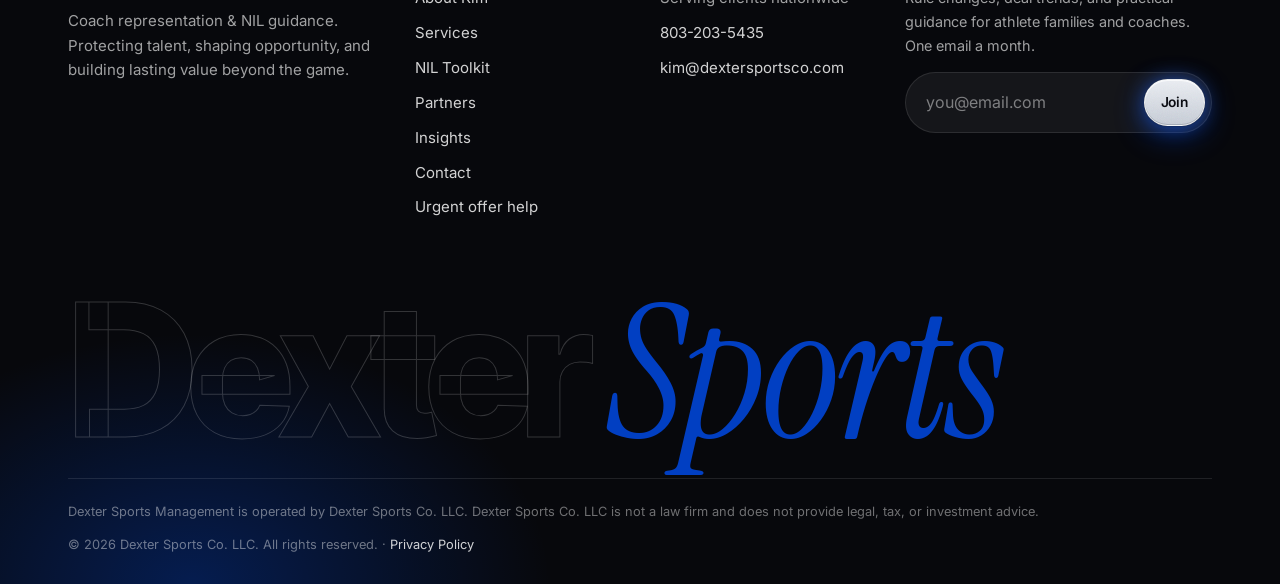
<file: partners.html>
<!doctype html>
<html lang="en">
<head>
  <meta charset="utf-8">
  <meta name="viewport" content="width=device-width, initial-scale=1">
  <title>Strategic Partners | Dexter Sports Co.</title>
  <meta name="description" content="The investors and strategic partners behind Dexter Sports Co., and how to partner with us.">
  <link rel="canonical" href="https://www.dextersportsco.com/partners.html">
  <meta property="og:title" content="Investors & Strategic Partners | Dexter Sports Co.">
  <meta property="og:image" content="https://www.dextersportsco.com/assets/img/og-image.png">
  <meta name="theme-color" content="#0052ff">
  <link rel="icon" href="favicon.ico" sizes="48x48">
  <link rel="icon" href="assets/img/favicon.svg" type="image/svg+xml">
  <link rel="icon" href="assets/img/favicon-32.png" type="image/png" sizes="32x32">
  <link rel="apple-touch-icon" href="apple-touch-icon.png">
  <link rel="manifest" href="site.webmanifest">
  <link rel="preconnect" href="https://fonts.googleapis.com">
  <link rel="preconnect" href="https://fonts.gstatic.com" crossorigin>
  <link href="https://fonts.googleapis.com/css2?family=Inter:wght@400;500;600;700&family=Inter+Tight:wght@600;700;800&family=Instrument+Serif:ital@0;1&family=JetBrains+Mono:wght@500&display=swap" rel="stylesheet">
  <link rel="stylesheet" href="assets/css/styles.css">
</head>
<body data-page="partners">
  <a class="skip-link" href="#main">Skip to content</a>
  <div id="site-header"></div>

  <main id="main">
    <section class="hero hero--page">
      <div class="container">
        <div class="hero-inner">
          <span class="eyebrow">Strategic partners</span>
          <h1>Built with people who <em>believe in the athlete.</em></h1>
          <p class="lead">Dexter Sports Co. works with partners who share our commitment to protecting talent and building lasting value. Their expertise extends what we can offer every client.</p>
          <!-- Do not add language inviting investment on this public site: general solicitation can conflict with private-offering rules. Ask counsel first. -->
        </div>
      </div>
    </section>

    <!-- INVESTORS — on/off: config.js → features.investors -->
    <section class="section" data-hide-empty data-feature="investors">
      <div class="container">
        <div class="section-head">
          <span class="eyebrow">Investors</span>
          <h2>Backed by</h2>
        </div>
        <div class="grid grid-3" data-render="profiles" data-source="investors"></div>
      </div>
    </section>

    <!-- STRATEGIC PARTNERS -->
    <section class="section section--sand" data-hide-empty>
      <div class="container">
        <div class="section-head">
          <span class="eyebrow">Strategic partners</span>
          <h2>The bench behind our clients</h2>
          <p class="lead">Legal, financial, brand, and media partners who give our athletes and coaches access to trusted expertise.</p>
        </div>
        <div class="grid grid-2" data-render="profiles" data-source="partners"></div>
      </div>
    </section>

    <!-- BECOME A PARTNER -->
    <section class="section">
      <div class="container split split--top">
        <div>
          <span class="eyebrow">Partner with us</span>
          <h2>Let's build something athletes can count on.</h2>
          <p class="lead">We're selective about who we work with, because our clients' names are on the line.</p>
        </div>
        <div class="grid grid-2">
          <div class="card card--flat">
            <h3 style="margin-top:0">Brands &amp; businesses</h3>
            <p>Authentic athlete and coach partnerships with clear scope and compliance-aware execution.</p>
            <a class="arrow-link" href="contact.html?role=Brand%20or%20business">Start a brand conversation</a>
          </div>
          <div class="card card--flat">
            <h3 style="margin-top:0">Professional services</h3>
            <p>Attorneys, CPAs, and financial professionals interested in joining our referral bench.</p>
            <a class="arrow-link" href="contact.html?role=Investor%20or%20partner">Join the bench</a>
          </div>
          <div class="card card--flat">
            <h3 style="margin-top:0">Schools &amp; programs</h3>
            <p>NIL education sessions for athletes, parents, and staff.</p>
            <a class="arrow-link" href="contact.html?role=Media%20or%20speaking">Book a session</a>
          </div>
          <div class="card card--flat">
            <h3 style="margin-top:0">Coaching associations</h3>
            <p>Women-in-coaching organizations and sport coaching associations who want a trusted referral partner for their members.</p>
            <a class="arrow-link" href="contact.html?role=Investor%20or%20partner">Explore a partnership</a>
          </div>
        </div>
      </div>
    </section>
  </main>

  <div id="site-footer"></div>
  <script src="assets/js/config.js"></script>
  <script src="assets/js/content.js"></script>
  <script src="assets/js/main.js"></script>
</body>
</html>
</file>
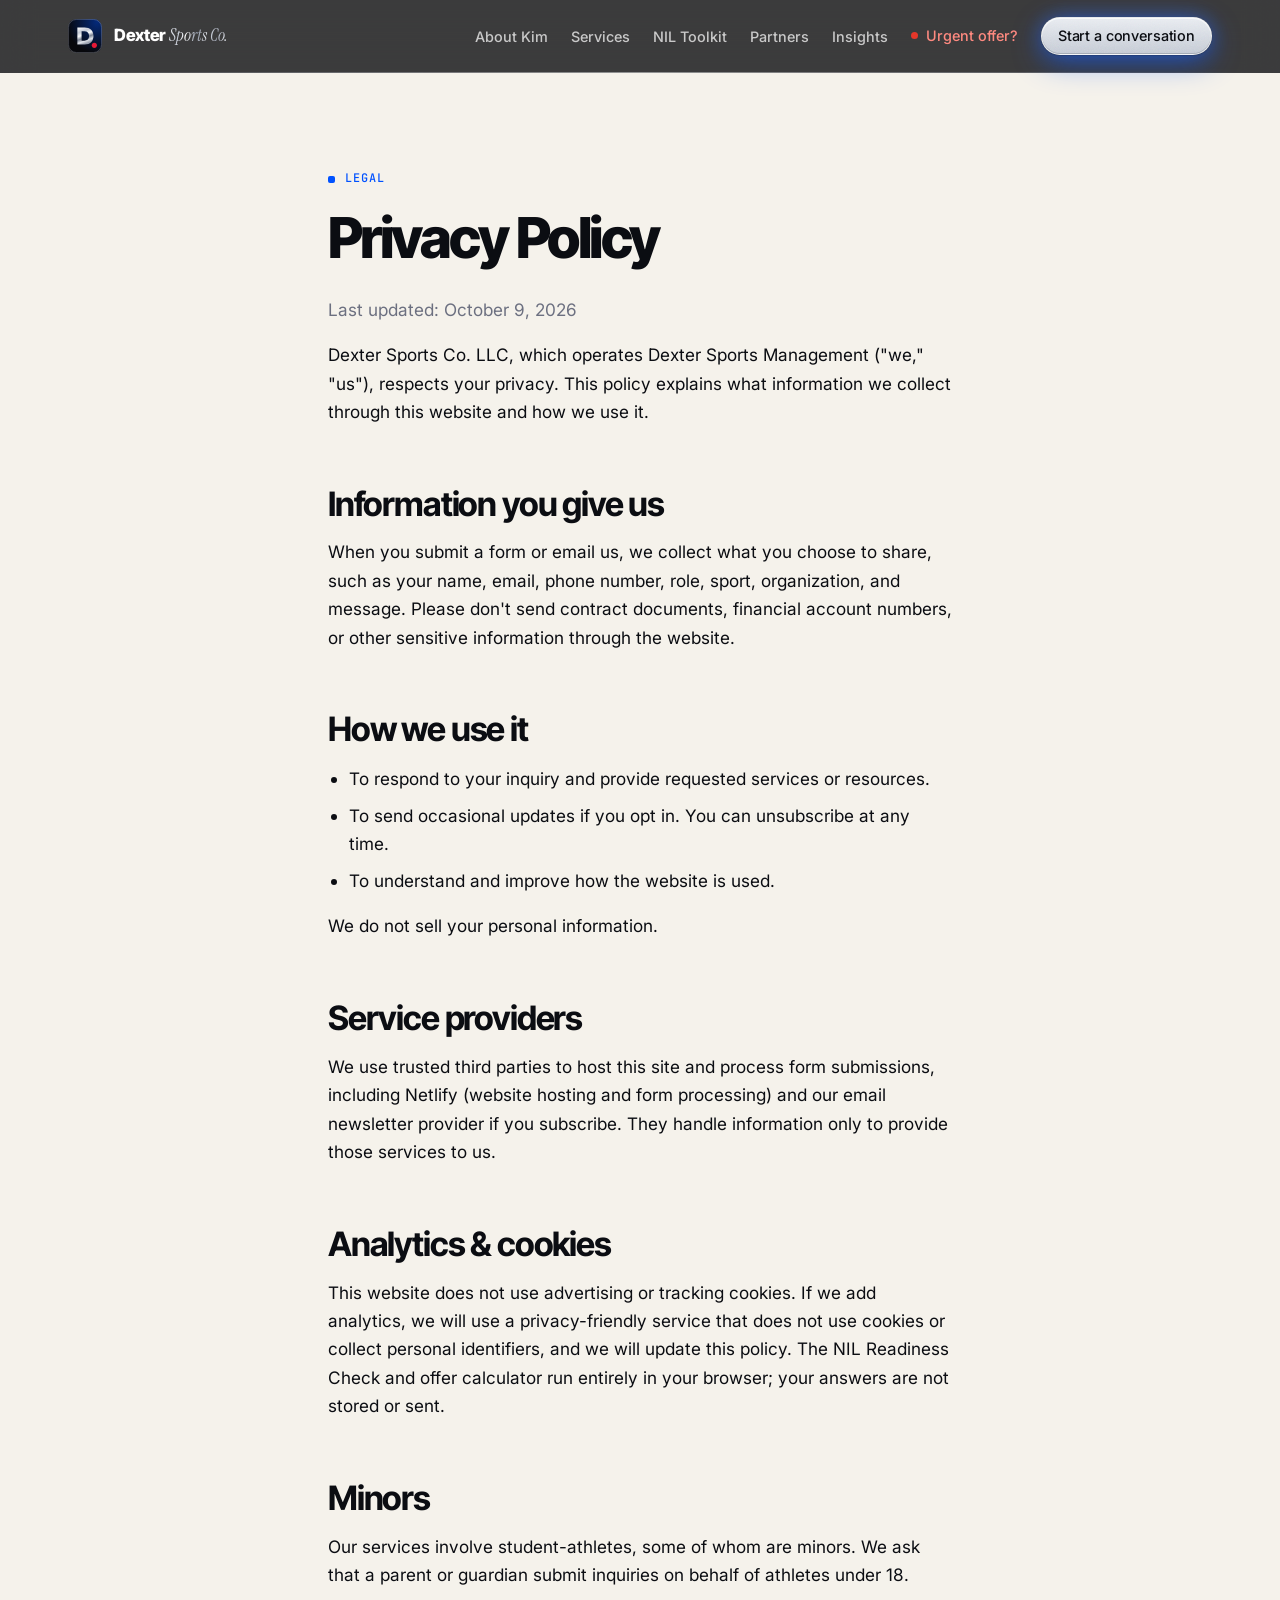
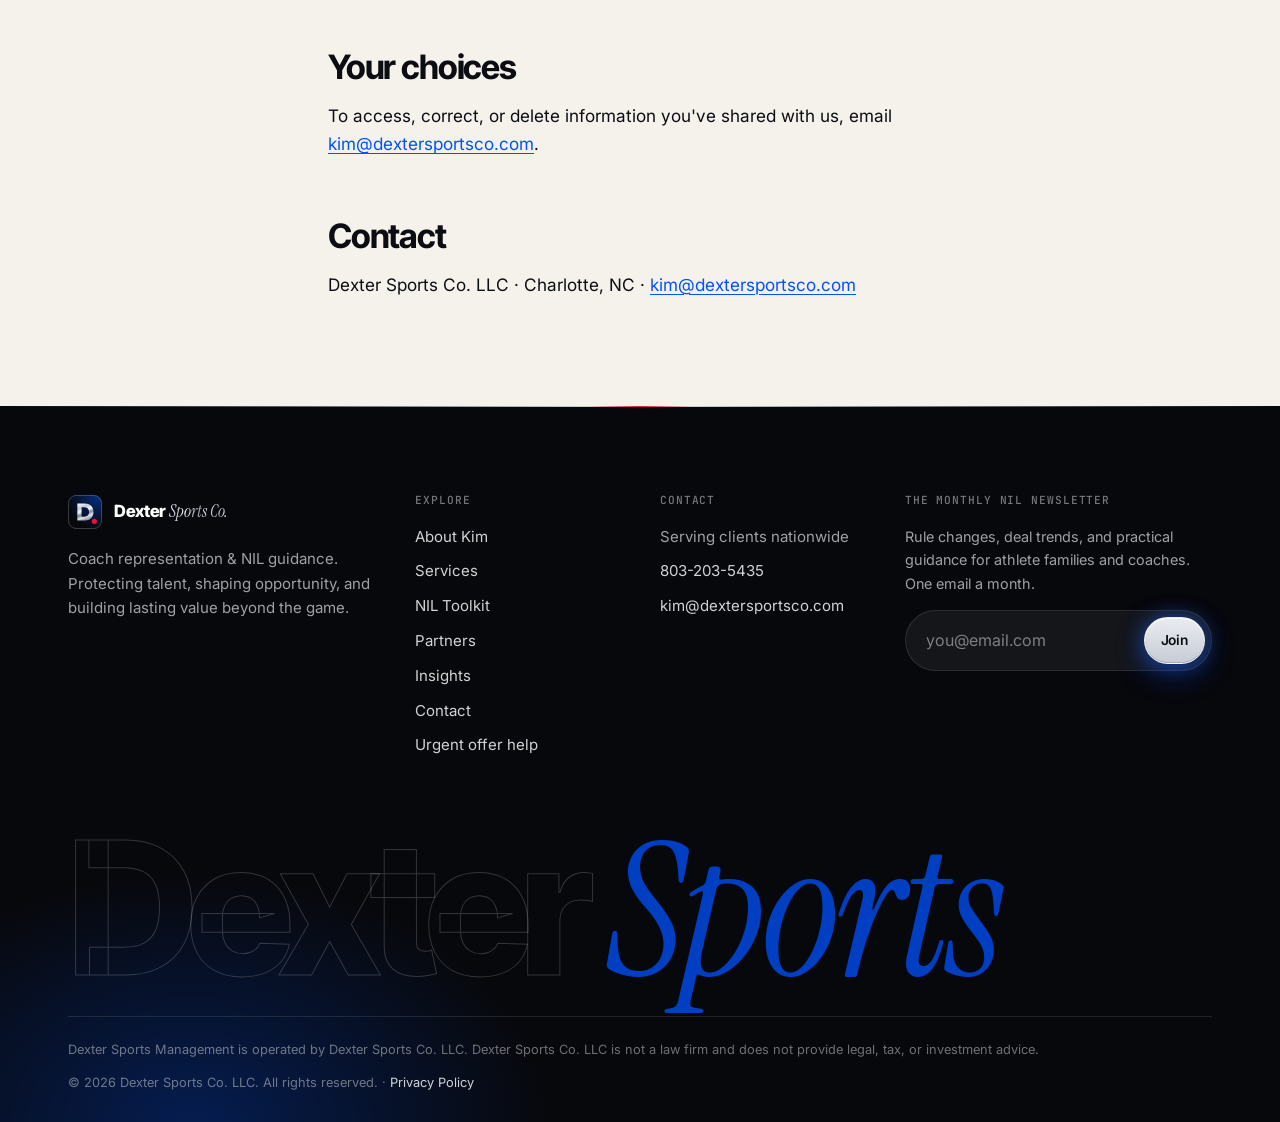
<file: privacy.html>
<!doctype html>
<html lang="en">
<head>
  <meta charset="utf-8">
  <meta name="viewport" content="width=device-width, initial-scale=1">
  <title>Privacy Policy | Dexter Sports Co.</title>
  <meta name="description" content="How Dexter Sports Co. LLC collects and uses information submitted through this website.">
  <link rel="canonical" href="https://www.dextersportsco.com/privacy.html">
  <meta name="theme-color" content="#0052ff">
  <link rel="icon" href="favicon.ico" sizes="48x48">
  <link rel="icon" href="assets/img/favicon.svg" type="image/svg+xml">
  <link rel="icon" href="assets/img/favicon-32.png" type="image/png" sizes="32x32">
  <link rel="apple-touch-icon" href="apple-touch-icon.png">
  <link rel="manifest" href="site.webmanifest">
  <link rel="preconnect" href="https://fonts.googleapis.com">
  <link rel="preconnect" href="https://fonts.gstatic.com" crossorigin>
  <link href="https://fonts.googleapis.com/css2?family=Inter:wght@400;500;600;700&family=Inter+Tight:wght@600;700;800&family=Instrument+Serif:ital@0;1&family=JetBrains+Mono:wght@500&display=swap" rel="stylesheet">
  <link rel="stylesheet" href="assets/css/styles.css">
</head>
<body data-page="privacy">
  <a class="skip-link" href="#main">Skip to content</a>
  <div id="site-header"></div>

  <main id="main">
    <section class="section">
      <div class="container prose">
        <span class="eyebrow">Legal</span>
        <h1 style="font-size:var(--step-3)">Privacy Policy</h1>
        <p class="muted">Last updated: October 9, 2026</p>

        <p>Dexter Sports Co. LLC, which operates Dexter Sports Management ("we," "us"), respects your privacy. This policy explains what information we collect through this website and how we use it.</p>

        <h2>Information you give us</h2>
        <p>When you submit a form or email us, we collect what you choose to share, such as your name, email, phone number, role, sport, organization, and message. Please don't send contract documents, financial account numbers, or other sensitive information through the website.</p>

        <h2>How we use it</h2>
        <ul>
          <li>To respond to your inquiry and provide requested services or resources.</li>
          <li>To send occasional updates if you opt in. You can unsubscribe at any time.</li>
          <li>To understand and improve how the website is used.</li>
        </ul>
        <p>We do not sell your personal information.</p>

        <h2>Service providers</h2>
        <p>We use trusted third parties to host this site and process form submissions, including Netlify (website hosting and form processing) and our email newsletter provider if you subscribe. They handle information only to provide those services to us.</p>

        <h2>Analytics &amp; cookies</h2>
        <p>This website does not use advertising or tracking cookies. If we add analytics, we will use a privacy-friendly service that does not use cookies or collect personal identifiers, and we will update this policy. The NIL Readiness Check and offer calculator run entirely in your browser; your answers are not stored or sent.</p>

        <h2>Minors</h2>
        <p>Our services involve student-athletes, some of whom are minors. We ask that a parent or guardian submit inquiries on behalf of athletes under 18.</p>

        <h2>Your choices</h2>
        <p>To access, correct, or delete information you've shared with us, email <a data-bind="email" href="mailto:kim@dextersportsco.com">kim@dextersportsco.com</a>.</p>

        <h2>Contact</h2>
        <p>Dexter Sports Co. LLC · Charlotte, NC · <a data-bind="email" href="mailto:kim@dextersportsco.com">kim@dextersportsco.com</a></p>
      </div>
    </section>
  </main>

  <div id="site-footer"></div>
  <script src="assets/js/config.js"></script>
  <script src="assets/js/content.js"></script>
  <script src="assets/js/main.js"></script>
</body>
</html>
</file>
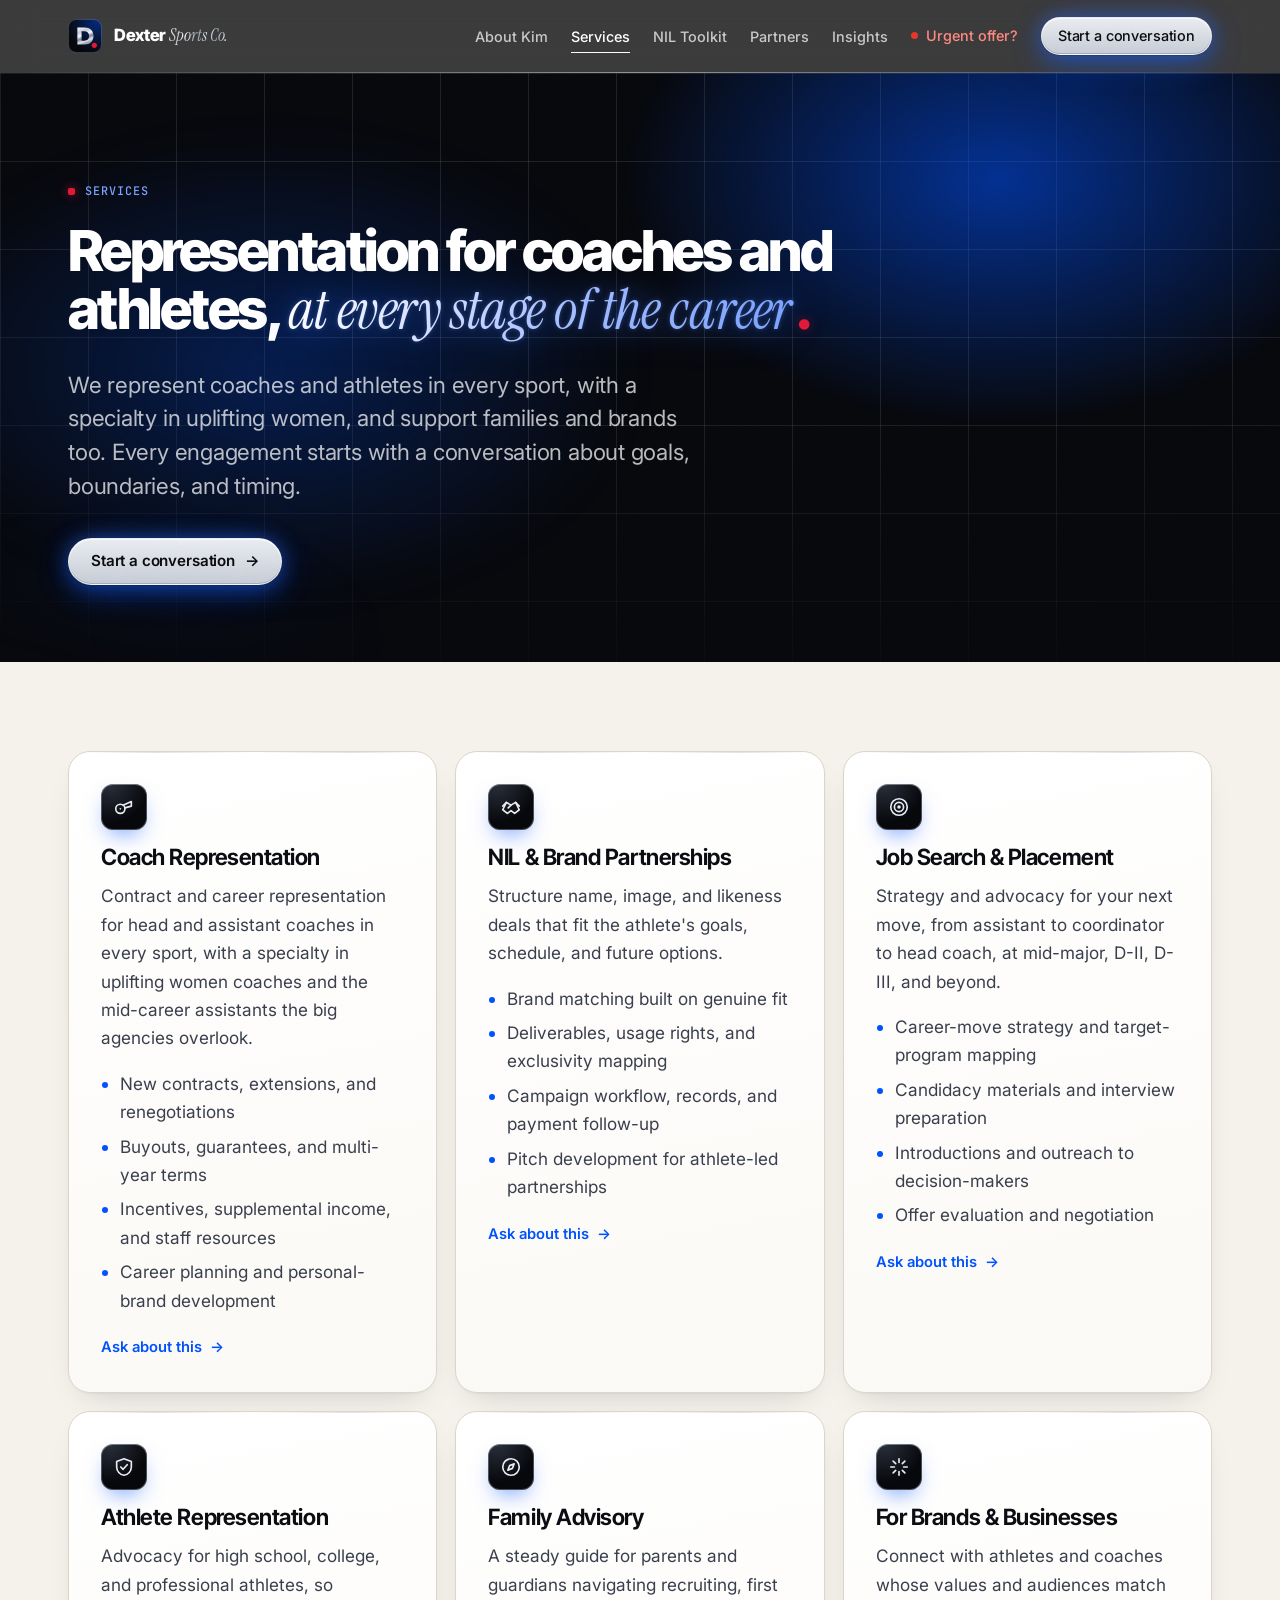
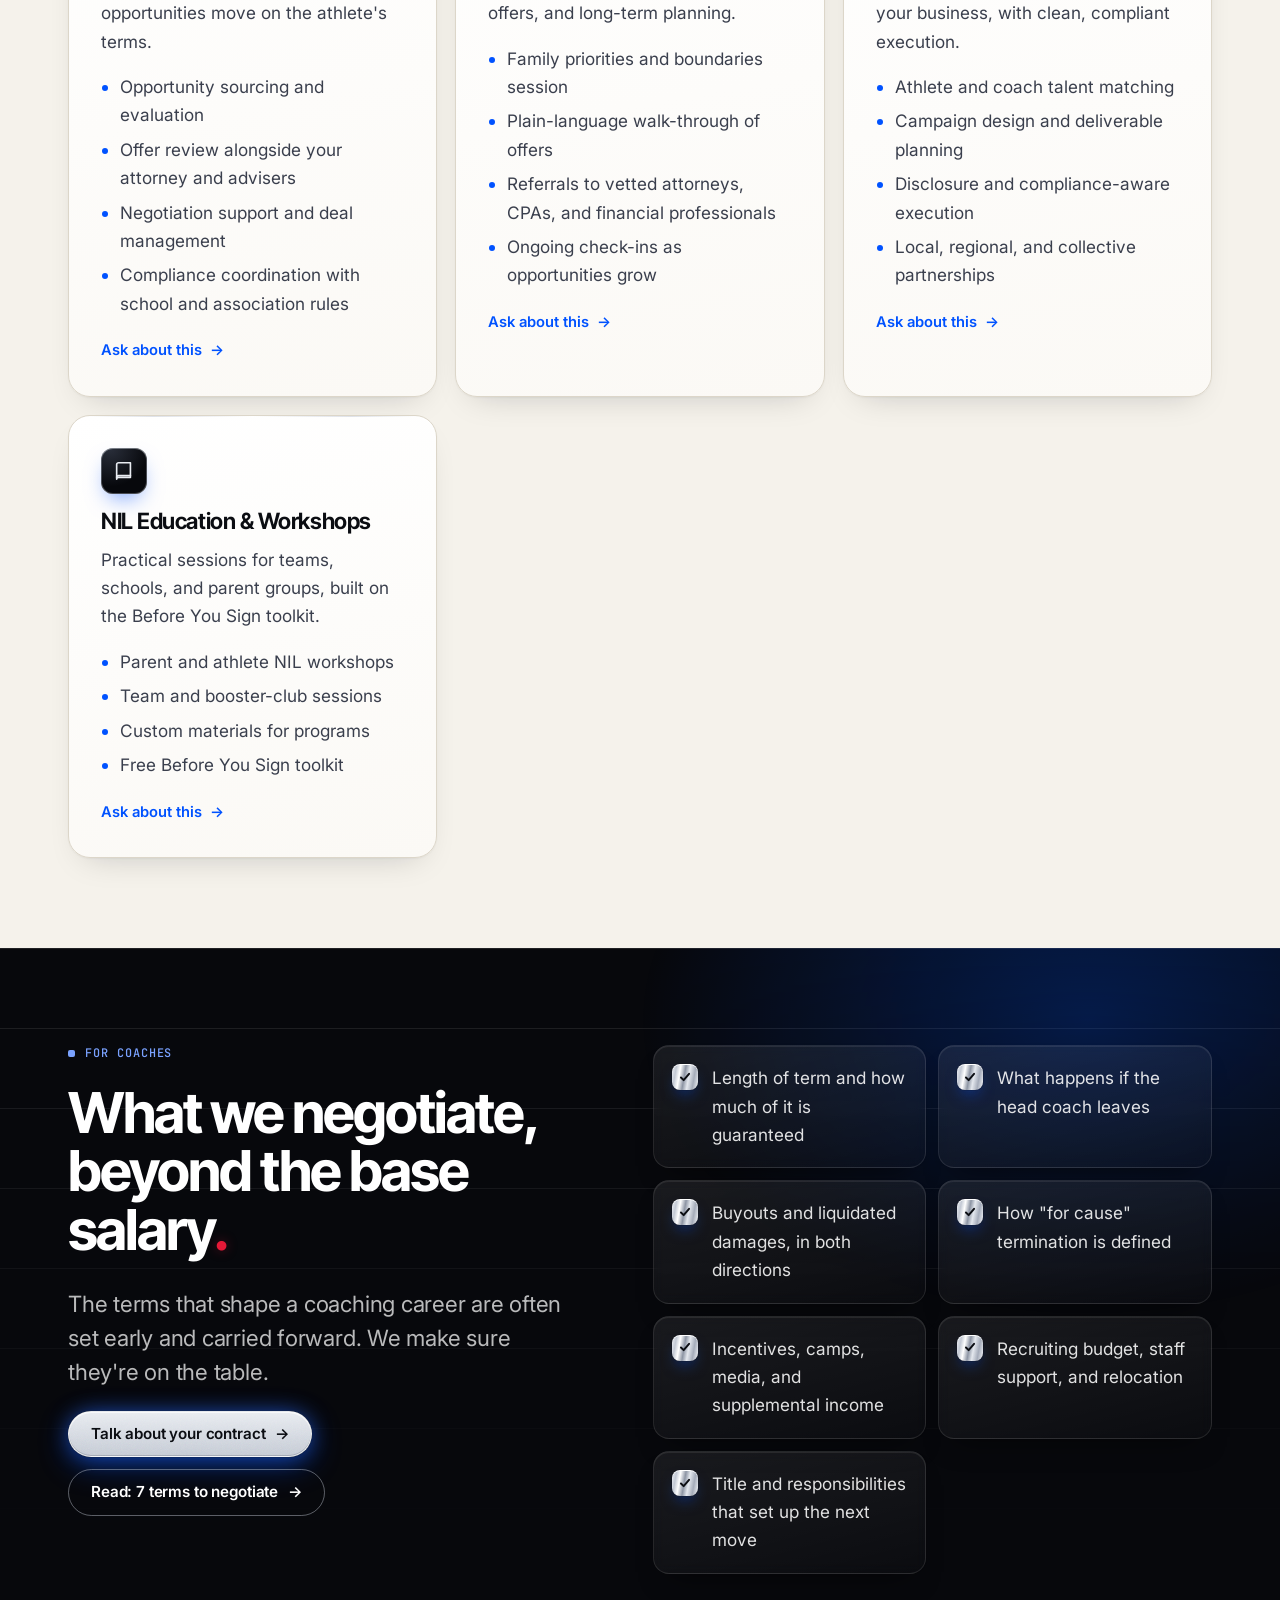
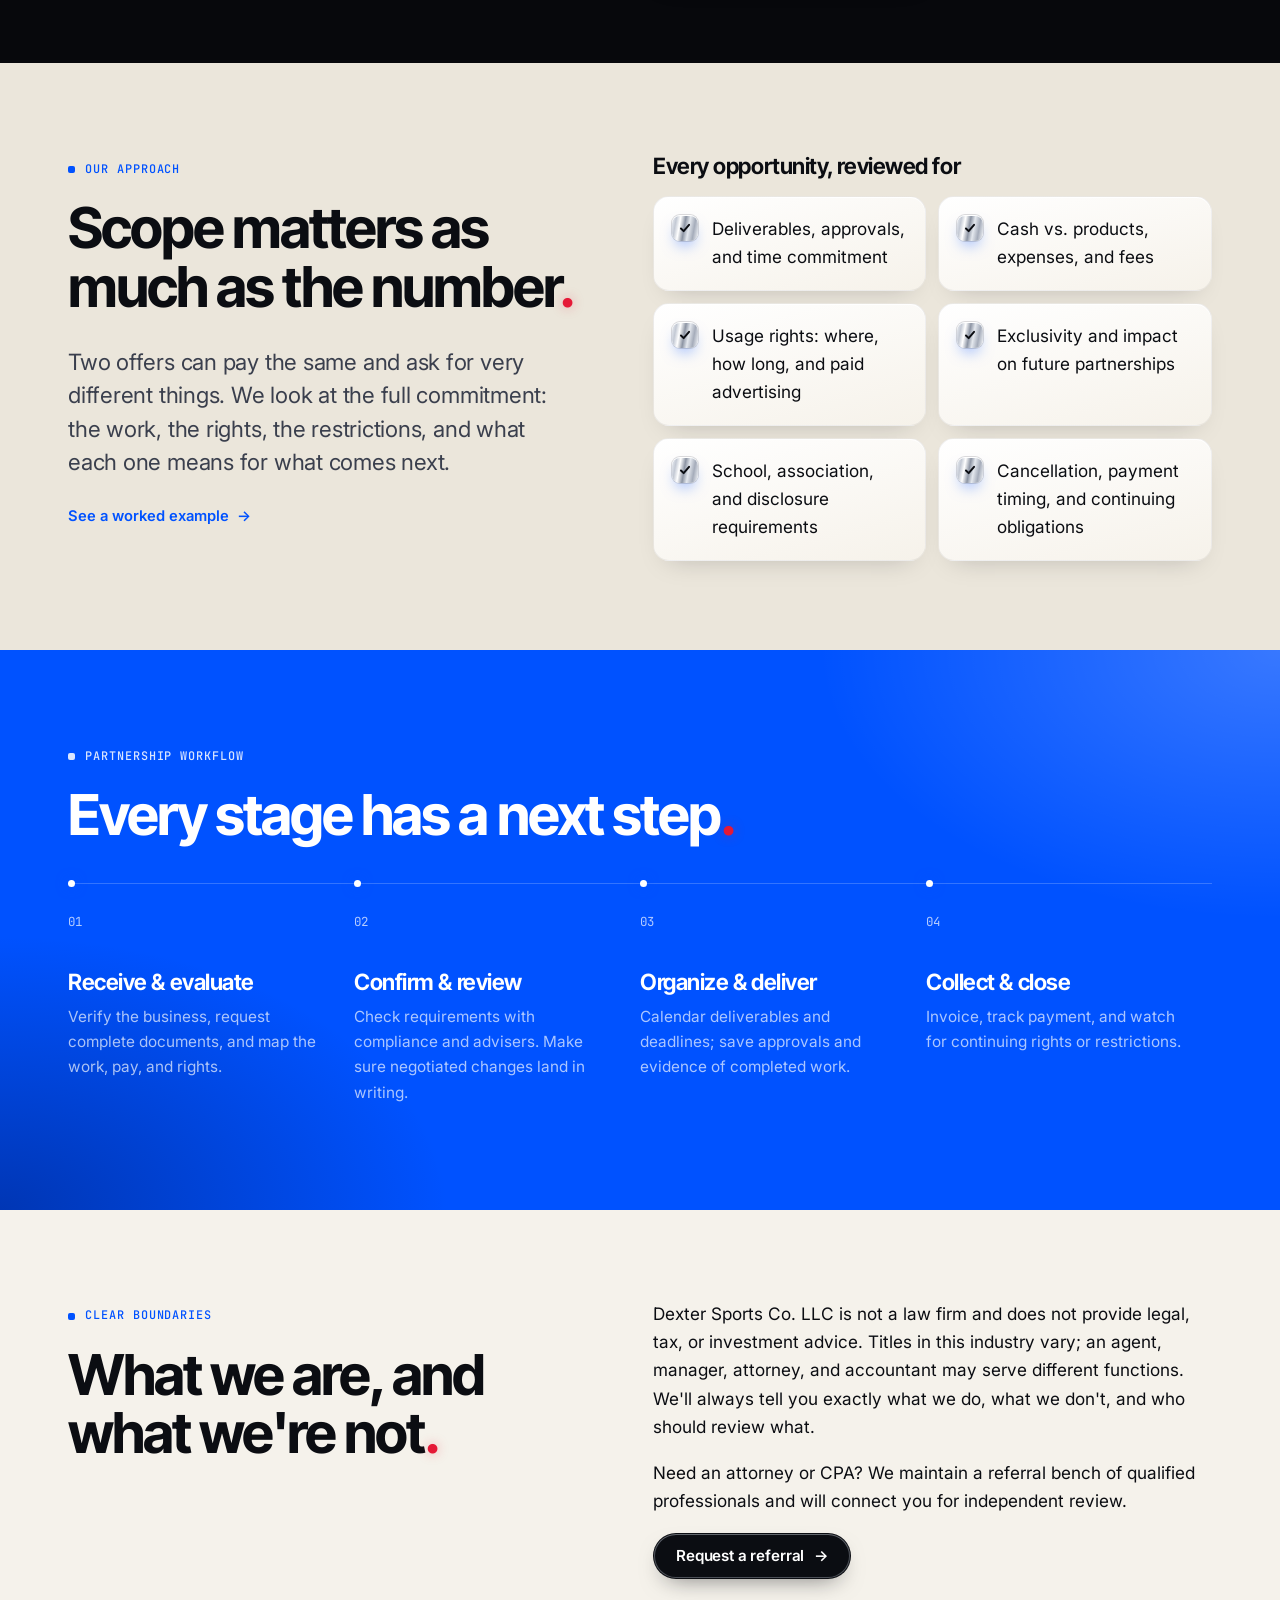
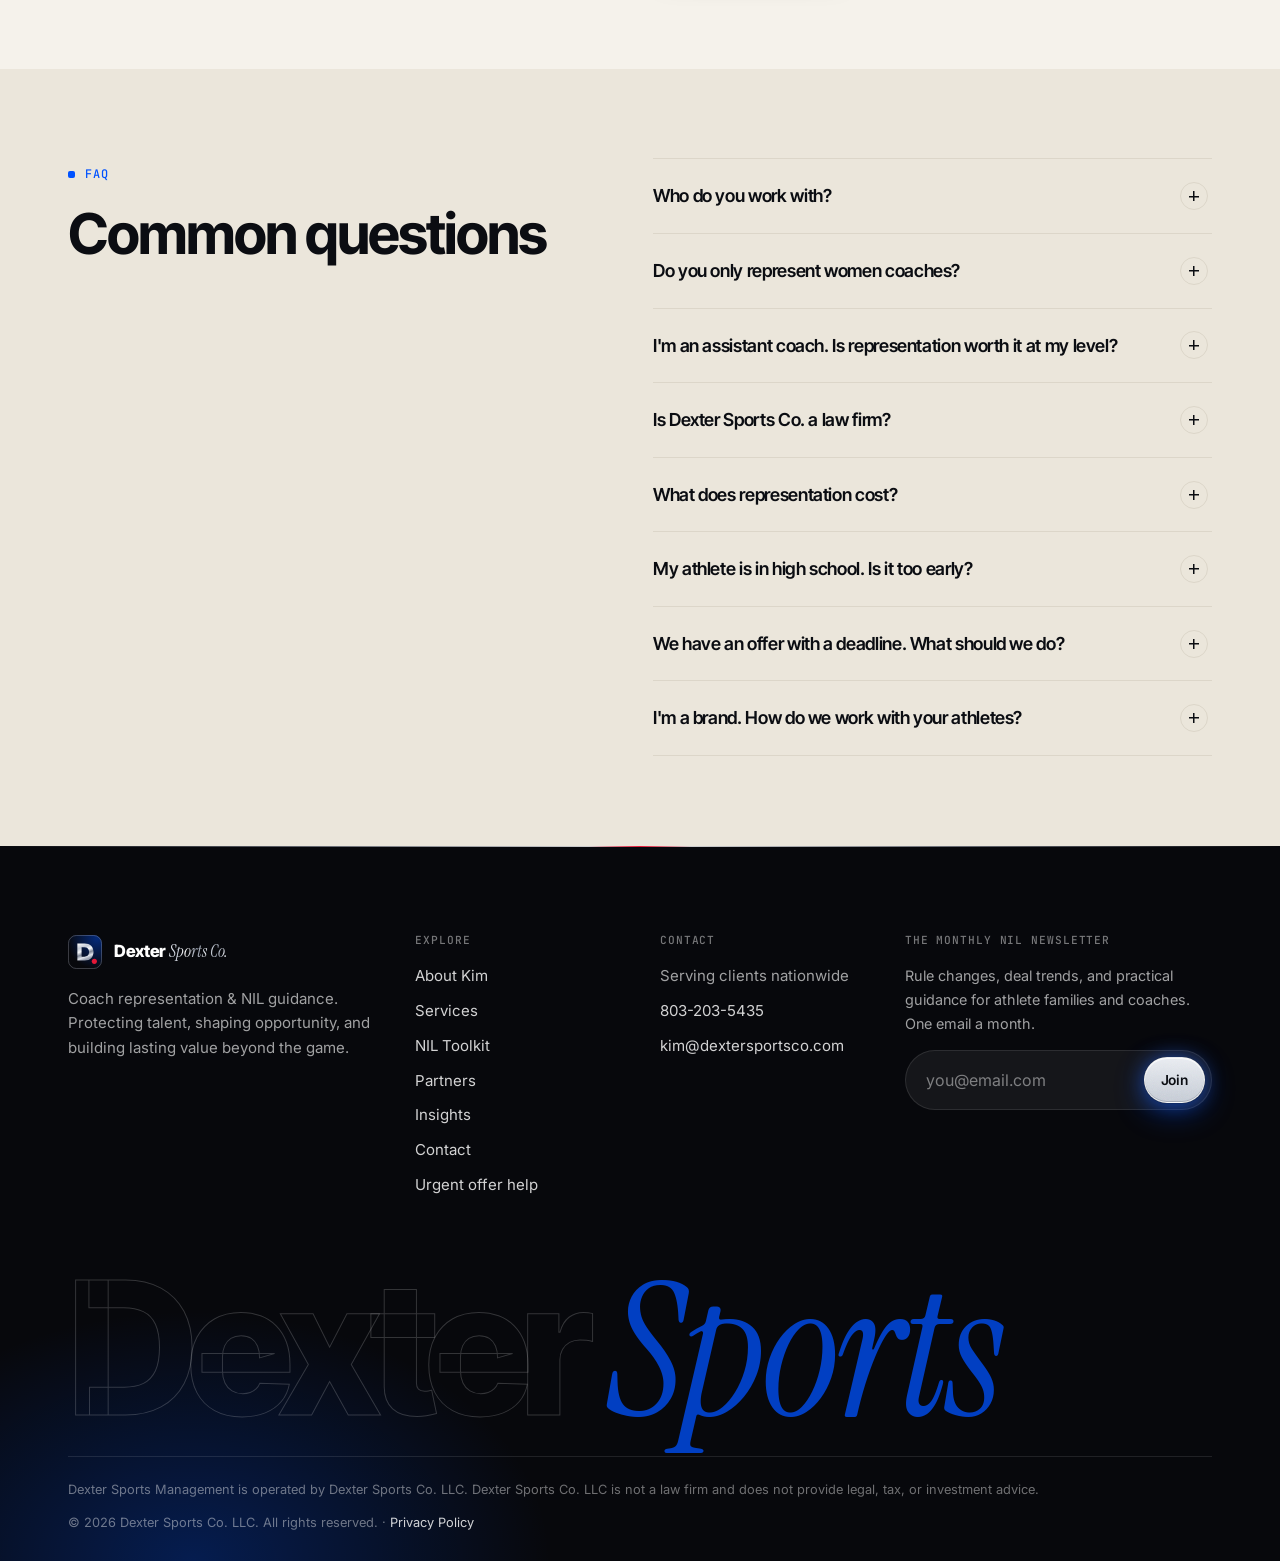
<file: services.html>
<!doctype html>
<html lang="en">
<head>
  <meta charset="utf-8">
  <meta name="viewport" content="width=device-width, initial-scale=1">
  <title>Services | Athlete, Coach & NIL Representation | Dexter Sports Co.</title>
  <meta name="description" content="Athlete representation, coach representation, NIL and brand partnerships, family advisory, and NIL education from Dexter Sports Co., serving clients nationwide.">
  <link rel="canonical" href="https://www.dextersportsco.com/services.html">
  <meta property="og:title" content="Services | Dexter Sports Co.">
  <meta property="og:image" content="https://www.dextersportsco.com/assets/img/og-image.png">
  <meta name="theme-color" content="#0052ff">
  <link rel="icon" href="favicon.ico" sizes="48x48">
  <link rel="icon" href="assets/img/favicon.svg" type="image/svg+xml">
  <link rel="icon" href="assets/img/favicon-32.png" type="image/png" sizes="32x32">
  <link rel="apple-touch-icon" href="apple-touch-icon.png">
  <link rel="manifest" href="site.webmanifest">
  <link rel="preconnect" href="https://fonts.googleapis.com">
  <link rel="preconnect" href="https://fonts.gstatic.com" crossorigin>
  <link href="https://fonts.googleapis.com/css2?family=Inter:wght@400;500;600;700&family=Inter+Tight:wght@600;700;800&family=Instrument+Serif:ital@0;1&family=JetBrains+Mono:wght@500&display=swap" rel="stylesheet">
  <link rel="stylesheet" href="assets/css/styles.css">
</head>
<body data-page="services">
  <a class="skip-link" href="#main">Skip to content</a>
  <div id="site-header"></div>

  <main id="main">
    <section class="hero hero--page">
      <div class="container">
        <div class="hero-inner">
          <span class="eyebrow">Services</span>
          <h1>Representation for coaches and athletes, <em>at every stage of the career.</em></h1>
          <p class="lead">We represent coaches and athletes in every sport, with a specialty in uplifting women, and support families and brands too. Every engagement starts with a conversation about goals, boundaries, and timing.</p>
          <div class="btn-row">
            <a class="btn btn--primary" href="contact.html">Start a conversation</a>
          </div>
        </div>
      </div>
    </section>

    <section class="section">
      <div class="container">
        <div class="grid grid-3" data-render="services"></div>
      </div>
    </section>

    <!-- FOR COACHES -->
    <section class="section section--ink">
      <div class="container split split--top">
        <div>
          <span class="eyebrow">For coaches</span>
          <h2 style="color:#fff">What we negotiate, beyond the base salary.</h2>
          <p class="lead">The terms that shape a coaching career are often set early and carried forward. We make sure they're on the table.</p>
          <div class="btn-row">
            <a class="btn btn--primary" href="contact.html?role=Coach">Talk about your contract</a>
            <a class="btn btn--ghost" href="insights/beyond-base-salary.html">Read: 7 terms to negotiate</a>
          </div>
        </div>
        <ul class="checks checks--cards">
          <li>Length of term and how much of it is guaranteed</li>
          <li>What happens if the head coach leaves</li>
          <li>Buyouts and liquidated damages, in both directions</li>
          <li>How "for cause" termination is defined</li>
          <li>Incentives, camps, media, and supplemental income</li>
          <li>Recruiting budget, staff support, and relocation</li>
          <li>Title and responsibilities that set up the next move</li>
        </ul>
      </div>
    </section>

    <!-- APPROACH -->
    <section class="section section--sand">
      <div class="container split split--top">
        <div>
          <span class="eyebrow">Our approach</span>
          <h2>Scope matters as much as the number.</h2>
          <p class="lead">Two offers can pay the same and ask for very different things. We look at the full commitment: the work, the rights, the restrictions, and what each one means for what comes next.</p>
          <a class="arrow-link" href="insights/same-fee-different-deal.html">See a worked example</a>
        </div>
        <div>
          <h3 style="margin-top:0">Every opportunity, reviewed for</h3>
          <ul class="checks checks--cards" style="margin-top:16px">
            <li>Deliverables, approvals, and time commitment</li>
            <li>Cash vs. products, expenses, and fees</li>
            <li>Usage rights: where, how long, and paid advertising</li>
            <li>Exclusivity and impact on future partnerships</li>
            <li>School, association, and disclosure requirements</li>
            <li>Cancellation, payment timing, and continuing obligations</li>
          </ul>
        </div>
      </div>
    </section>

    <!-- PROCESS -->
    <section class="section section--blue">
      <div class="container">
        <div class="section-head">
          <span class="eyebrow">Partnership workflow</span>
          <h2 style="color:#fff">Every stage has a next step.</h2>
        </div>
        <div class="steps">
          <div class="step"><h3>Receive &amp; evaluate</h3><p>Verify the business, request complete documents, and map the work, pay, and rights.</p></div>
          <div class="step"><h3>Confirm &amp; review</h3><p>Check requirements with compliance and advisers. Make sure negotiated changes land in writing.</p></div>
          <div class="step"><h3>Organize &amp; deliver</h3><p>Calendar deliverables and deadlines; save approvals and evidence of completed work.</p></div>
          <div class="step"><h3>Collect &amp; close</h3><p>Invoice, track payment, and watch for continuing rights or restrictions.</p></div>
        </div>
      </div>
    </section>

    <!-- WHAT WE DON'T DO -->
    <section class="section">
      <div class="container split split--top">
        <div>
          <span class="eyebrow">Clear boundaries</span>
          <h2>What we are, and what we're not.</h2>
        </div>
        <div class="prose">
          <p>Dexter Sports Co. LLC is not a law firm and does not provide legal, tax, or investment advice. Titles in this industry vary; an agent, manager, attorney, and accountant may serve different functions. We'll always tell you exactly what we do, what we don't, and who should review what.</p>
          <p>Need an attorney or CPA? We maintain a referral bench of qualified professionals and will connect you for independent review.</p>
          <a class="btn btn--blue" href="contact.html?topic=families">Request a referral</a>
        </div>
      </div>
    </section>

    <section class="section section--sand">
      <div class="container split split--top">
        <div>
          <span class="eyebrow">FAQ</span>
          <h2>Common questions</h2>
        </div>
        <div class="accordion" data-render="faqs"></div>
      </div>
    </section>
  </main>

  <div id="site-footer"></div>
  <script src="assets/js/config.js"></script>
  <script src="assets/js/content.js"></script>
  <script src="assets/js/main.js"></script>
</body>
</html>
</file>
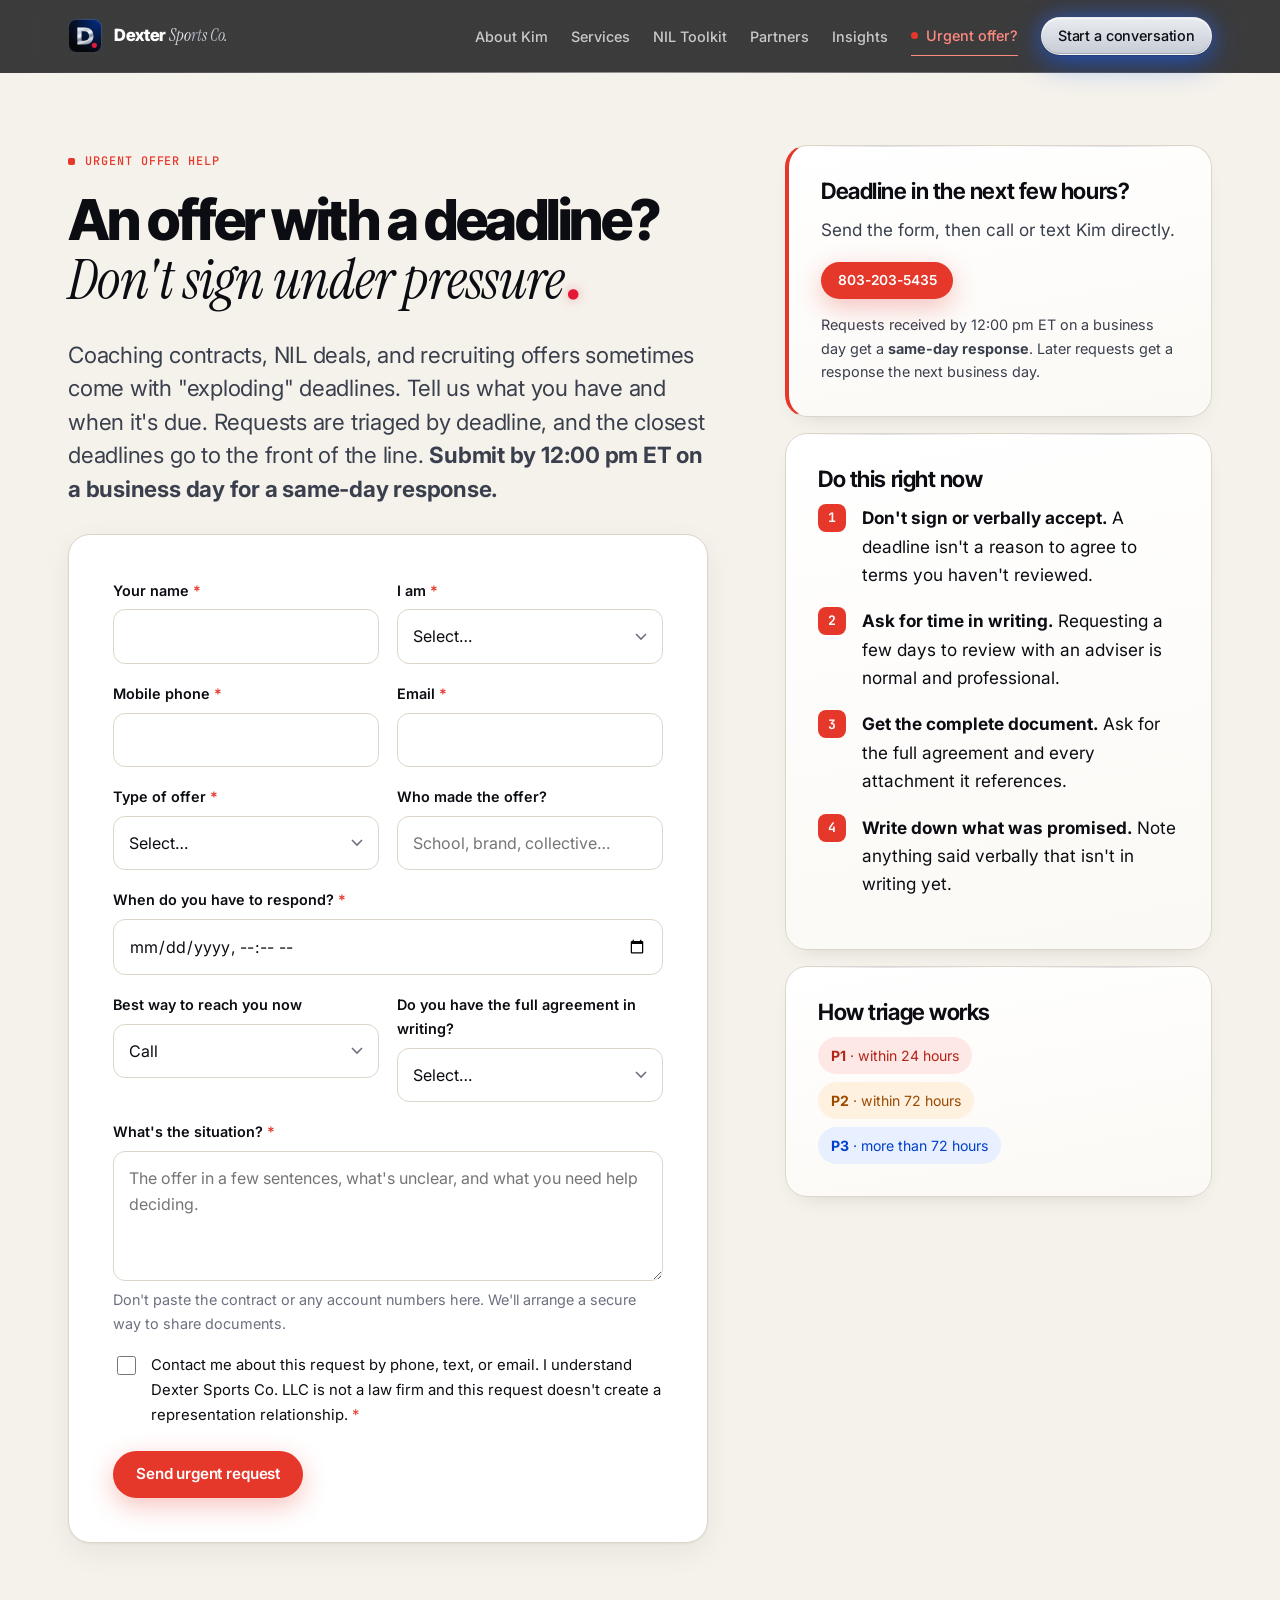
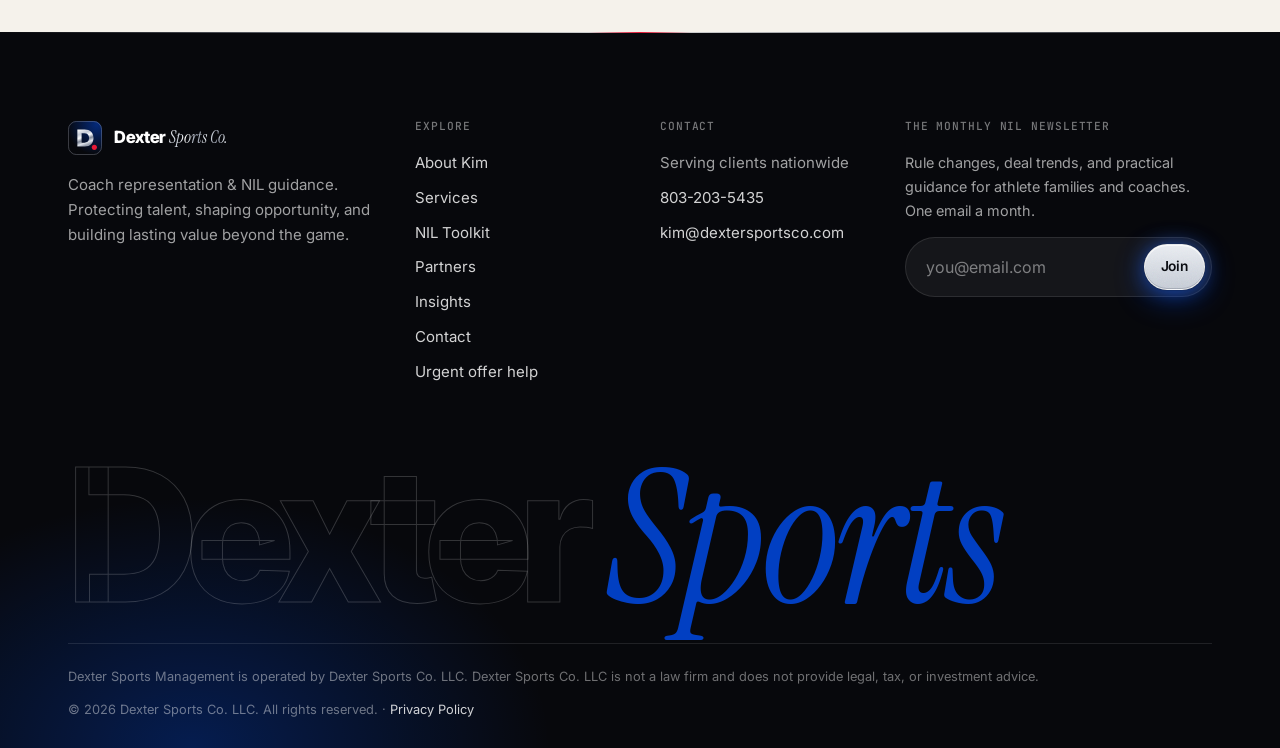
<file: urgent.html>
<!doctype html>
<html lang="en">
<head>
  <meta charset="utf-8">
  <meta name="viewport" content="width=device-width, initial-scale=1">
  <title>Urgent Offer Help | Exploding Offers & Deadlines | Dexter Sports Co.</title>
  <meta name="description" content="Facing a coaching or NIL offer with a tight deadline? Send an urgent request to Kim Dexter. Triage by deadline, with call or text escalation.">
  <link rel="canonical" href="https://www.dextersportsco.com/urgent.html">
  <meta property="og:title" content="Urgent offer help | Dexter Sports Co.">
  <meta property="og:image" content="https://www.dextersportsco.com/assets/img/og-image.png">
  <meta name="theme-color" content="#0052ff">
  <link rel="icon" href="favicon.ico" sizes="48x48">
  <link rel="icon" href="assets/img/favicon.svg" type="image/svg+xml">
  <link rel="icon" href="assets/img/favicon-32.png" type="image/png" sizes="32x32">
  <link rel="apple-touch-icon" href="apple-touch-icon.png">
  <link rel="manifest" href="site.webmanifest">
  <link rel="preconnect" href="https://fonts.googleapis.com">
  <link rel="preconnect" href="https://fonts.gstatic.com" crossorigin>
  <link href="https://fonts.googleapis.com/css2?family=Inter:wght@400;500;600;700&family=Inter+Tight:wght@600;700;800&family=Instrument+Serif:ital@0;1&family=JetBrains+Mono:wght@500&display=swap" rel="stylesheet">
  <link rel="stylesheet" href="assets/css/styles.css">
</head>
<body data-page="urgent">
  <a class="skip-link" href="#main">Skip to content</a>
  <div id="site-header"></div>

  <main id="main">
    <section class="section" style="padding-top:clamp(40px,6vw,72px)">
      <div class="container split split--top split--wide">
        <div>
          <span class="eyebrow" style="color:var(--alert)">Urgent offer help</span>
          <h1 style="font-size:var(--step-3)">An offer with a deadline? <em class="serif-italic">Don't sign under pressure.</em></h1>
          <p class="lead">Coaching contracts, NIL deals, and recruiting offers sometimes come with "exploding" deadlines. Tell us what you have and when it's due. Requests are triaged by deadline, and the closest deadlines go to the front of the line. <strong>Submit by 12:00 pm ET on a business day for a same-day response.</strong></p>

          <!-- URGENT FORM: posts as Netlify form "urgent" or to config.urgent.formEndpoint. Field names are used in alerts; keep them. -->
          <form class="intake" name="urgent" data-urgent data-netlify="true" netlify-honeypot="_gotcha" novalidate style="margin-top:28px">
            <input class="hp" type="text" name="_gotcha" tabindex="-1" autocomplete="off" aria-hidden="true">
            <!-- Netlify uses this as the notification email subject (set by main.js) -->
            <input type="hidden" name="subject" value="URGENT offer request" data-remove-prefix>
            <div class="field-row">
              <div class="field"><label for="u-name">Your name <span class="req">*</span></label><input id="u-name" name="name" type="text" autocomplete="name" required></div>
              <div class="field"><label for="u-role">I am <span class="req">*</span></label>
                <select id="u-role" name="role" required>
                  <option value="">Select…</option>
                  <option>Coach</option>
                  <option>Athlete</option>
                  <option>Parent or guardian</option>
                  <option>Other</option>
                </select>
              </div>
            </div>
            <div class="field-row">
              <div class="field"><label for="u-phone">Mobile phone <span class="req">*</span></label><input id="u-phone" name="phone" type="tel" autocomplete="tel" required></div>
              <div class="field"><label for="u-email">Email <span class="req">*</span></label><input id="u-email" name="email" type="email" autocomplete="email" required></div>
            </div>
            <div class="field-row">
              <div class="field"><label for="u-type">Type of offer <span class="req">*</span></label>
                <select id="u-type" name="offer_type" required>
                  <option value="">Select…</option>
                  <option>Coaching contract or job offer</option>
                  <option>Contract extension or buyout</option>
                  <option>NIL or brand deal</option>
                  <option>Recruiting / scholarship / transfer</option>
                  <option>Representation agreement</option>
                  <option>Other</option>
                </select>
              </div>
              <div class="field"><label for="u-party">Who made the offer?</label><input id="u-party" name="offering_party" type="text" placeholder="School, brand, collective…"></div>
            </div>
            <div class="field">
              <label for="u-deadline">When do you have to respond? <span class="req">*</span></label>
              <input id="u-deadline" name="deadline" type="datetime-local" required>
              <span class="tier-chip" data-tier hidden style="margin-top:8px;align-self:flex-start"></span>
            </div>
            <div class="field-row">
              <div class="field"><label for="u-contact">Best way to reach you now</label>
                <select id="u-contact" name="contact_method">
                  <option>Call</option>
                  <option>Text</option>
                  <option>Email</option>
                </select>
              </div>
              <div class="field"><label for="u-docs">Do you have the full agreement in writing?</label>
                <select id="u-docs" name="have_documents">
                  <option value="">Select…</option>
                  <option>Yes, the complete agreement</option>
                  <option>Partial: term sheet or summary only</option>
                  <option>No, verbal offer only</option>
                </select>
              </div>
            </div>
            <div class="field"><label for="u-msg">What's the situation? <span class="req">*</span></label>
              <textarea id="u-msg" name="message" required placeholder="The offer in a few sentences, what's unclear, and what you need help deciding."></textarea>
              <span class="hint">Don't paste the contract or any account numbers here. We'll arrange a secure way to share documents.</span>
            </div>
            <label class="check"><input type="checkbox" name="consent" value="Yes" required> <span>Contact me about this request by phone, text, or email. I understand Dexter Sports Co. LLC is not a law firm and this request doesn't create a representation relationship. <span class="req">*</span></span></label>
            <div class="form-status" role="status" aria-live="polite"></div>
            <div class="btn-row" style="margin-top:24px"><button class="btn btn--alert" type="submit">Send urgent request</button></div>
          </form>
        </div>

        <aside class="stack" data-sticky style="position:sticky;top:100px">
          <div class="card card--flat" style="border-left:4px solid var(--alert)">
            <h3 style="margin-top:0">Deadline in the next few hours?</h3>
            <p>Send the form, then call or text Kim directly.</p>
            <div class="btn-row">
              <a class="btn btn--alert btn--sm" data-bind="phone" href="tel:+18032035435">803-203-5435</a>
            </div>
            <p class="small muted" style="margin:14px 0 0">Requests received by <span data-urgent-hours>12:00 pm ET</span> on a business day get a <strong>same-day response</strong>. Later requests get a response the next business day.</p>
          </div>
          <div class="card card--flat">
            <h3 style="margin-top:0">Do this right now</h3>
            <ol class="urgent-steps">
              <li><strong>Don't sign or verbally accept.</strong> A deadline isn't a reason to agree to terms you haven't reviewed.</li>
              <li><strong>Ask for time in writing.</strong> Requesting a few days to review with an adviser is normal and professional.</li>
              <li><strong>Get the complete document.</strong> Ask for the full agreement and every attachment it references.</li>
              <li><strong>Write down what was promised.</strong> Note anything said verbally that isn't in writing yet.</li>
            </ol>
          </div>
          <div class="card card--flat">
            <h3 style="margin-top:0">How triage works</h3>
            <p class="small" style="margin-bottom:8px"><span class="tier-chip tier-p1"><strong>P1</strong> · within 24 hours</span></p>
            <p class="small" style="margin-bottom:8px"><span class="tier-chip tier-p2"><strong>P2</strong> · within 72 hours</span></p>
            <p class="small" style="margin-bottom:0"><span class="tier-chip tier-p3"><strong>P3</strong> · more than 72 hours</span></p>
          </div>
        </aside>
      </div>
    </section>
  </main>

  <div id="site-footer"></div>
  <script src="assets/js/config.js"></script>
  <script src="assets/js/content.js"></script>
  <script src="assets/js/main.js"></script>
</body>
</html>
</file>
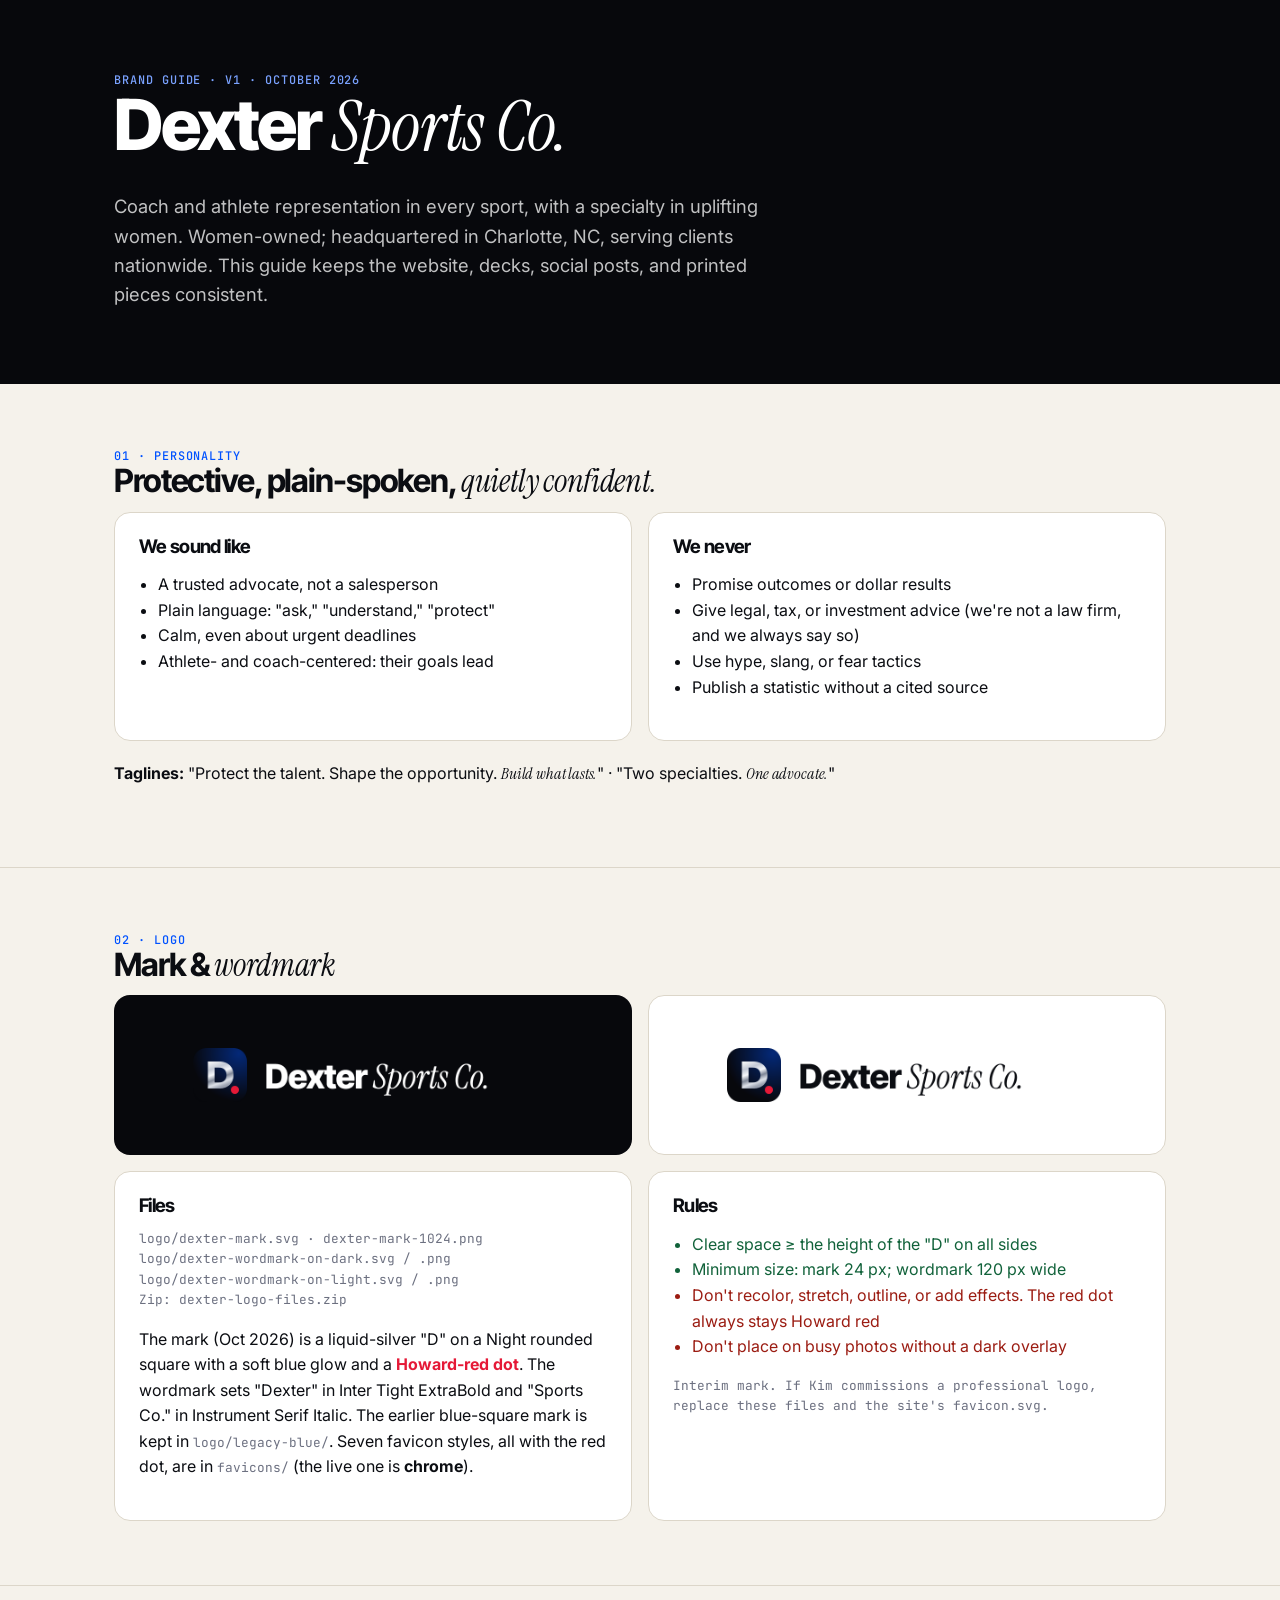
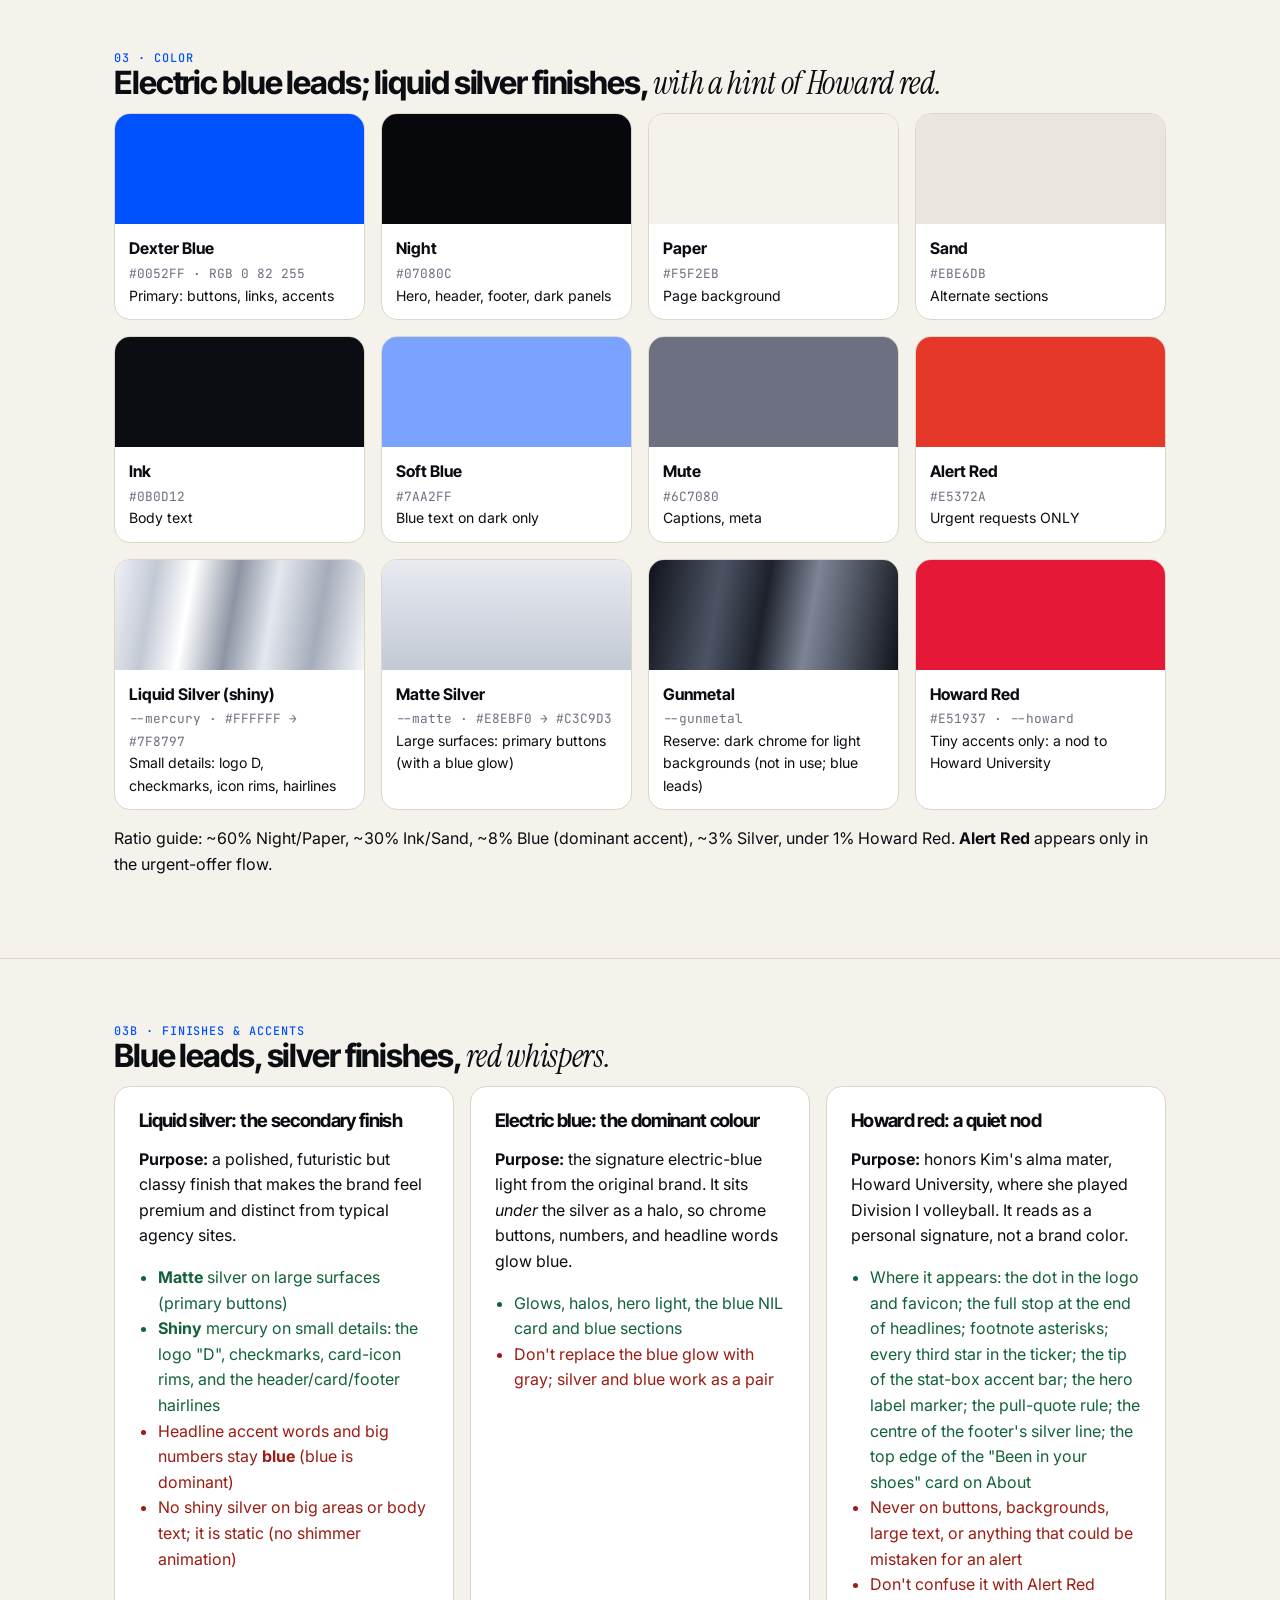
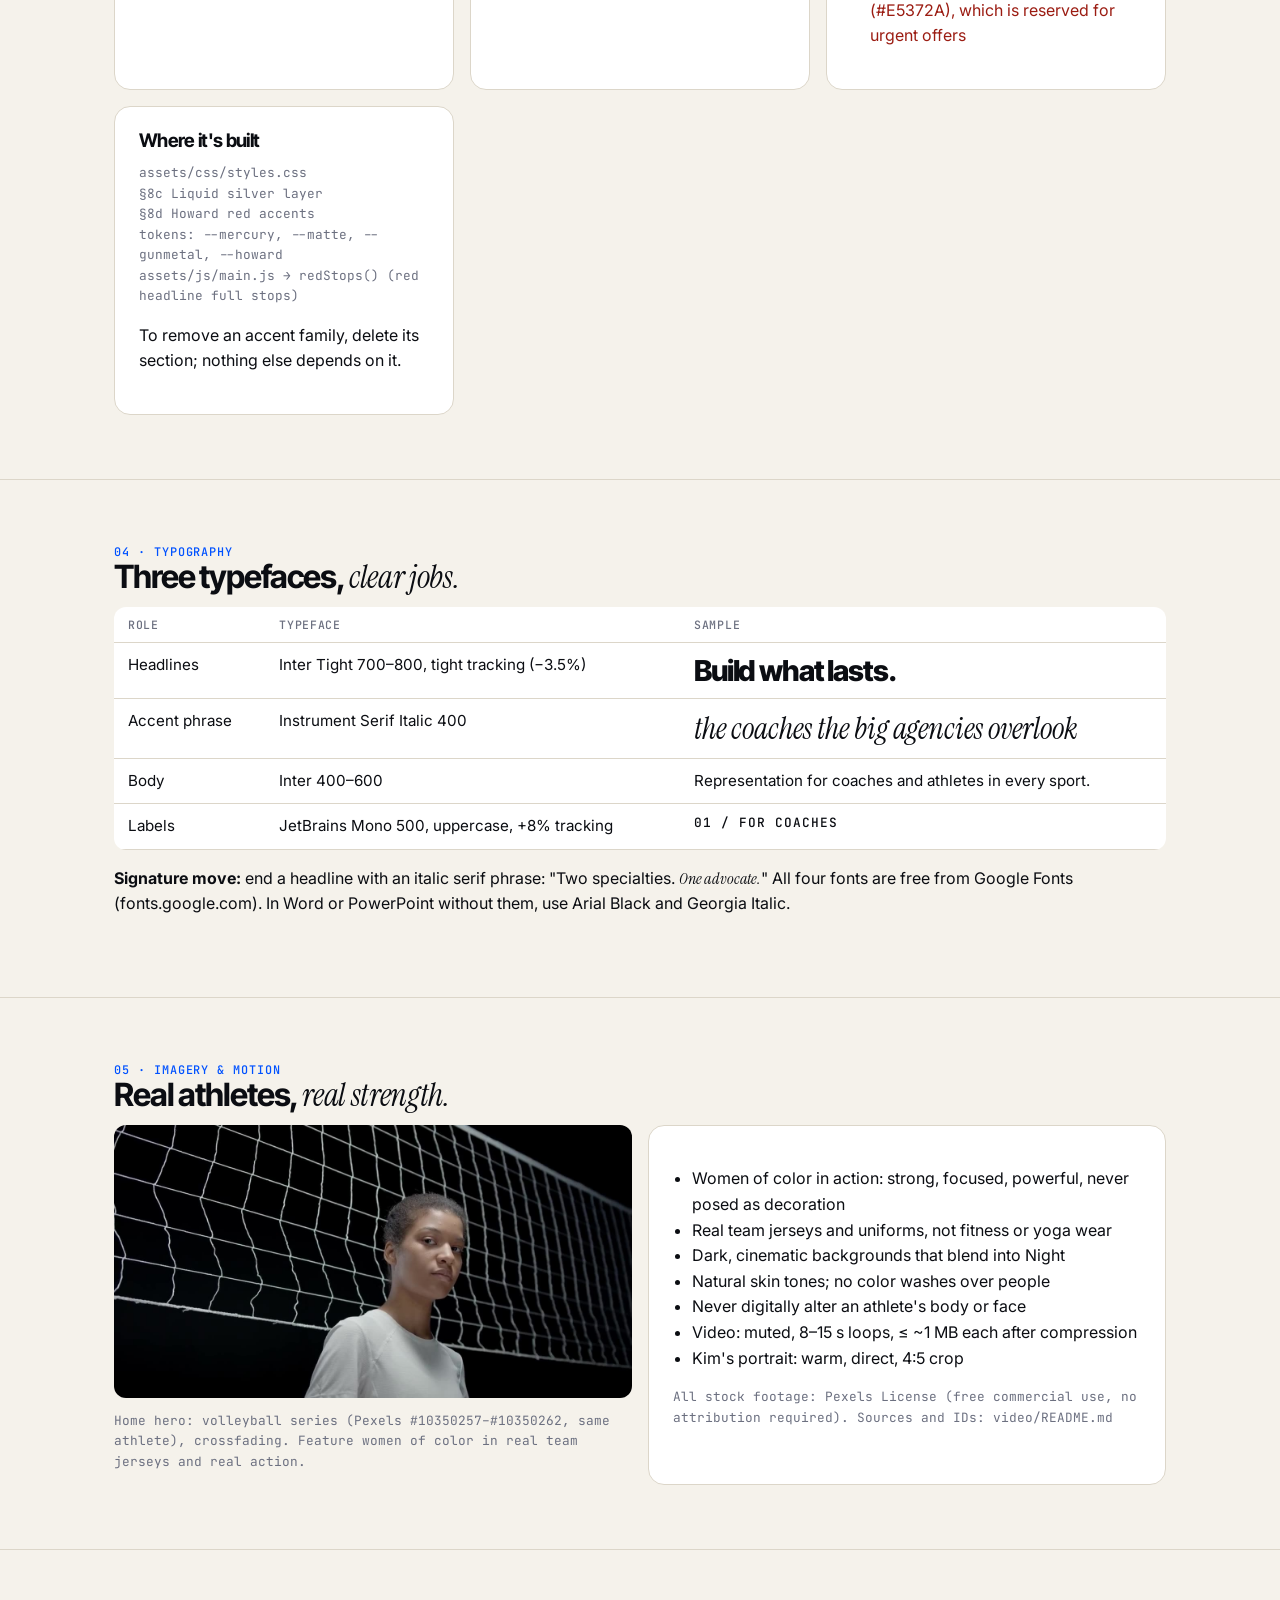
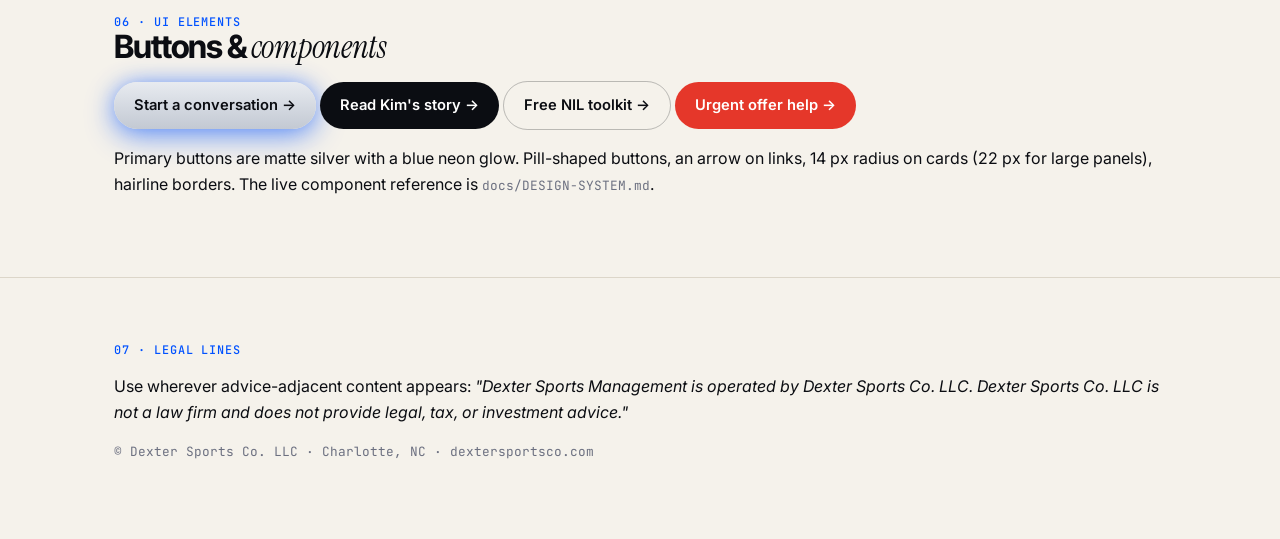
<file: brand-kit/brand-guide.html>
<!doctype html>
<html lang="en">
<head>
<meta charset="utf-8">
<meta name="viewport" content="width=device-width, initial-scale=1">
<meta name="robots" content="noindex">
<title>Dexter Sports Co. — Brand Guide</title>
<link href="https://fonts.googleapis.com/css2?family=Inter:wght@400;500;600;700&family=Inter+Tight:wght@500;600;700;800&family=Instrument+Serif:ital@0;1&family=JetBrains+Mono:wght@500&display=swap" rel="stylesheet">
<style>
  :root { --blue:#0052ff; --blue-soft:#7aa2ff; --night:#07080c; --cream:#f5f2eb; --sand:#ebe6db; --ink:#0b0d12; --ink-soft:#3a3f4d; --ink-mute:#6c7080; --line:#dcd6c9; --alert:#e5372a; }
  * { box-sizing: border-box; }
  body { margin: 0; background: var(--cream); color: var(--ink); font: 16px/1.6 Inter, Arial, sans-serif; }
  .wrap { max-width: 1100px; margin: 0 auto; padding: 0 24px; }
  header { background: var(--night); color: #fff; padding: 72px 0 56px; }
  h1, h2, h3 { font-family: "Inter Tight", Inter, sans-serif; letter-spacing: -0.035em; line-height: 1.05; margin: 0 0 .4em; }
  h1 { font-size: clamp(2.4rem, 6vw, 4.4rem); font-weight: 800; }
  h2 { font-size: 2rem; font-weight: 700; margin-top: 0; }
  em { font-family: "Instrument Serif", Georgia, serif; font-style: italic; font-weight: 400; letter-spacing: -0.01em; }
  .label { font: 500 .74rem "JetBrains Mono", monospace; letter-spacing: .08em; text-transform: uppercase; color: var(--blue); }
  header .label { color: var(--blue-soft); }
  section { padding: 64px 0; border-bottom: 1px solid var(--line); }
  .grid { display: grid; gap: 16px; }
  .g4 { grid-template-columns: repeat(auto-fill, minmax(200px, 1fr)); }
  .g2 { grid-template-columns: repeat(auto-fit, minmax(300px, 1fr)); }
  .swatch { border-radius: 16px; overflow: hidden; border: 1px solid var(--line); background: #fff; }
  .swatch .chip { height: 110px; }
  .swatch .meta { padding: 12px 14px; font-size: .88rem; }
  .swatch .meta b { display: block; font-family: "Inter Tight", sans-serif; font-size: 1rem; }
  .mono { font-family: "JetBrains Mono", monospace; font-size: .8rem; color: var(--ink-mute); }
  .card { background: #fff; border: 1px solid var(--line); border-radius: 16px; padding: 24px; }
  .dark { background: var(--night); color: #fff; border-color: var(--night); }
  .logo-box { display: grid; place-items: center; min-height: 160px; border-radius: 16px; padding: 24px; }
  .logo-box img { max-width: 100%; max-height: 90px; }
  table { width: 100%; border-collapse: collapse; font-size: .95rem; background: #fff; border-radius: 12px; overflow: hidden; }
  td, th { text-align: left; padding: 10px 14px; border-bottom: 1px solid var(--line); vertical-align: top; }
  th { font: 500 .72rem "JetBrains Mono", monospace; letter-spacing: .06em; text-transform: uppercase; color: var(--ink-mute); }
  .btn { display: inline-flex; gap: 8px; align-items: center; padding: 12px 20px; border-radius: 999px; font-weight: 600; font-size: .92rem; text-decoration: none; }
  .do { color: #11623a; } .dont { color: #9b1c12; }
  ul { padding-left: 1.2em; }
  img.still { width: 100%; border-radius: 12px; display: block; }
</style>
</head>
<body>
<header>
  <div class="wrap">
    <div class="label">Brand guide · v1 · October 2026</div>
    <h1>Dexter <em>Sports Co.</em></h1>
    <p style="max-width:680px;color:rgba(255,255,255,.75);font-size:1.15rem">Coach and athlete representation in every sport, with a specialty in uplifting women. Women-owned; headquartered in Charlotte, NC, serving clients nationwide. This guide keeps the website, decks, social posts, and printed pieces consistent.</p>
  </div>
</header>

<section><div class="wrap">
  <div class="label">01 · Personality</div>
  <h2>Protective, plain-spoken, <em>quietly confident.</em></h2>
  <div class="grid g2">
    <div class="card"><h3>We sound like</h3><ul><li>A trusted advocate, not a salesperson</li><li>Plain language: "ask," "understand," "protect"</li><li>Calm, even about urgent deadlines</li><li>Athlete- and coach-centered: their goals lead</li></ul></div>
    <div class="card"><h3>We never</h3><ul><li>Promise outcomes or dollar results</li><li>Give legal, tax, or investment advice (we're not a law firm, and we always say so)</li><li>Use hype, slang, or fear tactics</li><li>Publish a statistic without a cited source</li></ul></div>
  </div>
  <p style="margin-top:20px"><b>Taglines:</b> "Protect the talent. Shape the opportunity. <em>Build what lasts.</em>" · "Two specialties. <em>One advocate.</em>"</p>
</div></section>

<section><div class="wrap">
  <div class="label">02 · Logo</div>
  <h2>Mark &amp; <em>wordmark</em></h2>
  <div class="grid g2">
    <div class="logo-box dark"><img src="logo/dexter-wordmark-on-dark.png" alt="Wordmark on dark"></div>
    <div class="logo-box" style="background:#fff;border:1px solid var(--line)"><img src="logo/dexter-wordmark-on-light.png" alt="Wordmark on light"></div>
  </div>
  <div class="grid g2" style="margin-top:16px">
    <div class="card"><h3>Files</h3><p class="mono">logo/dexter-mark.svg · dexter-mark-1024.png<br>logo/dexter-wordmark-on-dark.svg / .png<br>logo/dexter-wordmark-on-light.svg / .png<br>Zip: dexter-logo-files.zip</p><p>The mark (Oct 2026) is a liquid-silver "D" on a Night rounded square with a soft blue glow and a <b style="color:#e51937">Howard-red dot</b>. The wordmark sets "Dexter" in Inter Tight ExtraBold and "Sports Co." in Instrument Serif Italic. The earlier blue-square mark is kept in <span class="mono">logo/legacy-blue/</span>. Seven favicon styles, all with the red dot, are in <span class="mono">favicons/</span> (the live one is <b>chrome</b>).</p></div>
    <div class="card"><h3>Rules</h3><ul><li class="do">Clear space ≥ the height of the "D" on all sides</li><li class="do">Minimum size: mark 24 px; wordmark 120 px wide</li><li class="dont">Don't recolor, stretch, outline, or add effects. The red dot always stays Howard red</li><li class="dont">Don't place on busy photos without a dark overlay</li></ul><p class="mono">Interim mark. If Kim commissions a professional logo, replace these files and the site's favicon.svg.</p></div>
  </div>
</div></section>

<section><div class="wrap">
  <div class="label">03 · Color</div>
  <h2>Electric blue leads; liquid silver finishes, <em>with a hint of Howard red.</em></h2>
  <div class="grid g4">
    <div class="swatch"><div class="chip" style="background:#0052ff"></div><div class="meta"><b>Dexter Blue</b><span class="mono">#0052FF · RGB 0 82 255</span><br>Primary: buttons, links, accents</div></div>
    <div class="swatch"><div class="chip" style="background:#07080c"></div><div class="meta"><b>Night</b><span class="mono">#07080C</span><br>Hero, header, footer, dark panels</div></div>
    <div class="swatch"><div class="chip" style="background:#f5f2eb"></div><div class="meta"><b>Paper</b><span class="mono">#F5F2EB</span><br>Page background</div></div>
    <div class="swatch"><div class="chip" style="background:#ebe6db"></div><div class="meta"><b>Sand</b><span class="mono">#EBE6DB</span><br>Alternate sections</div></div>
    <div class="swatch"><div class="chip" style="background:#0b0d12"></div><div class="meta"><b>Ink</b><span class="mono">#0B0D12</span><br>Body text</div></div>
    <div class="swatch"><div class="chip" style="background:#7aa2ff"></div><div class="meta"><b>Soft Blue</b><span class="mono">#7AA2FF</span><br>Blue text on dark only</div></div>
    <div class="swatch"><div class="chip" style="background:#6c7080"></div><div class="meta"><b>Mute</b><span class="mono">#6C7080</span><br>Captions, meta</div></div>
    <div class="swatch"><div class="chip" style="background:#e5372a"></div><div class="meta"><b>Alert Red</b><span class="mono">#E5372A</span><br>Urgent requests ONLY</div></div>
    <div class="swatch"><div class="chip" style="background:linear-gradient(100deg,#eef1f6 0%,#c3c9d4 16%,#fff 30%,#8d95a4 47%,#e4e8ee 62%,#a5acba 80%,#f6f8fb 100%)"></div><div class="meta"><b>Liquid Silver (shiny)</b><span class="mono">--mercury · #FFFFFF → #7F8797</span><br>Small details: logo D, checkmarks, icon rims, hairlines</div></div>
    <div class="swatch"><div class="chip" style="background:linear-gradient(180deg,#e8ebf0,#d3d8e0 55%,#c3c9d3)"></div><div class="meta"><b>Matte Silver</b><span class="mono">--matte · #E8EBF0 → #C3C9D3</span><br>Large surfaces: primary buttons (with a blue glow)</div></div>
    <div class="swatch"><div class="chip" style="background:linear-gradient(100deg,#10131b,#4c5464 28%,#1d212b 46%,#7d8596 64%,#10131b)"></div><div class="meta"><b>Gunmetal</b><span class="mono">--gunmetal</span><br>Reserve: dark chrome for light backgrounds (not in use; blue leads)</div></div>
    <div class="swatch"><div class="chip" style="background:#e51937"></div><div class="meta"><b>Howard Red</b><span class="mono">#E51937 · --howard</span><br>Tiny accents only: a nod to Howard University</div></div>
  </div>
  <p style="margin-top:16px">Ratio guide: ~60% Night/Paper, ~30% Ink/Sand, ~8% Blue (dominant accent), ~3% Silver, under 1% Howard Red. <b>Alert Red</b> appears only in the urgent-offer flow.</p>
</div></section>

<section><div class="wrap">
  <div class="label">03b · Finishes &amp; accents</div>
  <h2>Blue leads, silver finishes, <em>red whispers.</em></h2>
  <div class="grid g2">
    <div class="card"><h3>Liquid silver: the secondary finish</h3><p><b>Purpose:</b> a polished, futuristic but classy finish that makes the brand feel premium and distinct from typical agency sites.</p><ul><li class="do"><b>Matte</b> silver on large surfaces (primary buttons)</li><li class="do"><b>Shiny</b> mercury on small details: the logo "D", checkmarks, card-icon rims, and the header/card/footer hairlines</li><li class="dont">Headline accent words and big numbers stay <b>blue</b> (blue is dominant)</li><li class="dont">No shiny silver on big areas or body text; it is static (no shimmer animation)</li></ul></div>
    <div class="card"><h3>Electric blue: the dominant colour</h3><p><b>Purpose:</b> the signature electric-blue light from the original brand. It sits <i>under</i> the silver as a halo, so chrome buttons, numbers, and headline words glow blue.</p><ul><li class="do">Glows, halos, hero light, the blue NIL card and blue sections</li><li class="dont">Don't replace the blue glow with gray; silver and blue work as a pair</li></ul></div>
    <div class="card"><h3>Howard red: a quiet nod</h3><p><b>Purpose:</b> honors Kim's alma mater, Howard University, where she played Division I volleyball. It reads as a personal signature, not a brand color.</p><ul><li class="do">Where it appears: the dot in the logo and favicon; the full stop at the end of headlines; footnote asterisks; every third star in the ticker; the tip of the stat-box accent bar; the hero label marker; the pull-quote rule; the centre of the footer's silver line; the top edge of the "Been in your shoes" card on About</li><li class="dont">Never on buttons, backgrounds, large text, or anything that could be mistaken for an alert</li><li class="dont">Don't confuse it with Alert Red (#E5372A), which is reserved for urgent offers</li></ul></div>
    <div class="card"><h3>Where it's built</h3><p class="mono">assets/css/styles.css<br>§8c Liquid silver layer<br>§8d Howard red accents<br>tokens: --mercury, --matte, --gunmetal, --howard<br>assets/js/main.js → redStops() (red headline full stops)</p><p>To remove an accent family, delete its section; nothing else depends on it.</p></div>
  </div>
</div></section>

<section><div class="wrap">
  <div class="label">04 · Typography</div>
  <h2>Three typefaces, <em>clear jobs.</em></h2>
  <table>
    <tr><th>Role</th><th>Typeface</th><th>Sample</th></tr>
    <tr><td>Headlines</td><td>Inter Tight 700–800, tight tracking (−3.5%)</td><td style="font:800 1.8rem 'Inter Tight';letter-spacing:-0.04em">Build what lasts.</td></tr>
    <tr><td>Accent phrase</td><td>Instrument Serif Italic 400</td><td style="font:italic 400 1.9rem 'Instrument Serif'">the coaches the big agencies overlook</td></tr>
    <tr><td>Body</td><td>Inter 400–600</td><td>Representation for coaches and athletes in every sport.</td></tr>
    <tr><td>Labels</td><td>JetBrains Mono 500, uppercase, +8% tracking</td><td style="font:500 .8rem 'JetBrains Mono';letter-spacing:.08em;text-transform:uppercase">01 / For coaches</td></tr>
  </table>
  <p style="margin-top:16px"><b>Signature move:</b> end a headline with an italic serif phrase: "Two specialties. <em>One advocate.</em>" All four fonts are free from Google Fonts (fonts.google.com). In Word or PowerPoint without them, use Arial Black and Georgia Italic.</p>
</div></section>

<section><div class="wrap">
  <div class="label">05 · Imagery &amp; motion</div>
  <h2>Real athletes, <em>real strength.</em></h2>
  <div class="grid g2">
    <div><img class="still" src="video/web/hero-poster.jpg" alt="Hero footage still: volleyball athlete"><p class="mono">Home hero: volleyball series (Pexels #10350257–#10350262, same athlete), crossfading. Feature women of color in real team jerseys and real action.</p></div>
    <div class="card"><ul><li>Women of color in action: strong, focused, powerful, never posed as decoration</li><li>Real team jerseys and uniforms, not fitness or yoga wear</li><li>Dark, cinematic backgrounds that blend into Night</li><li>Natural skin tones; no color washes over people</li><li>Never digitally alter an athlete's body or face</li><li>Video: muted, 8–15 s loops, ≤ ~1 MB each after compression</li><li>Kim's portrait: warm, direct, 4:5 crop</li></ul><p class="mono">All stock footage: Pexels License (free commercial use, no attribution required). Sources and IDs: video/README.md</p></div>
  </div>
</div></section>

<section><div class="wrap">
  <div class="label">06 · UI elements</div>
  <h2>Buttons &amp; <em>components</em></h2>
  <p>
    <a class="btn" style="background:linear-gradient(180deg,#e8ebf0,#d3d8e0 55%,#c3c9d3);color:#0b0d12;box-shadow:0 8px 30px rgba(0,82,255,.45),0 0 22px -4px rgba(61,120,255,.65)">Start a conversation →</a>
    <a class="btn" style="background:#0b0d12;color:#fff">Read Kim's story →</a>
    <a class="btn" style="border:1px solid rgba(11,13,18,.25);color:#0b0d12">Free NIL toolkit →</a>
    <a class="btn" style="background:#e5372a;color:#fff">Urgent offer help →</a>
  </p>
  <p>Primary buttons are matte silver with a blue neon glow. Pill-shaped buttons, an arrow on links, 14 px radius on cards (22 px for large panels), hairline borders. The live component reference is <span class="mono">docs/DESIGN-SYSTEM.md</span>.</p>
</div></section>

<section style="border:0"><div class="wrap">
  <div class="label">07 · Legal lines</div>
  <p>Use wherever advice-adjacent content appears: <i>"Dexter Sports Management is operated by Dexter Sports Co. LLC. Dexter Sports Co. LLC is not a law firm and does not provide legal, tax, or investment advice."</i></p>
  <p class="mono">© Dexter Sports Co. LLC · Charlotte, NC · dextersportsco.com</p>
</div></section>
</body>
</html>
</file>
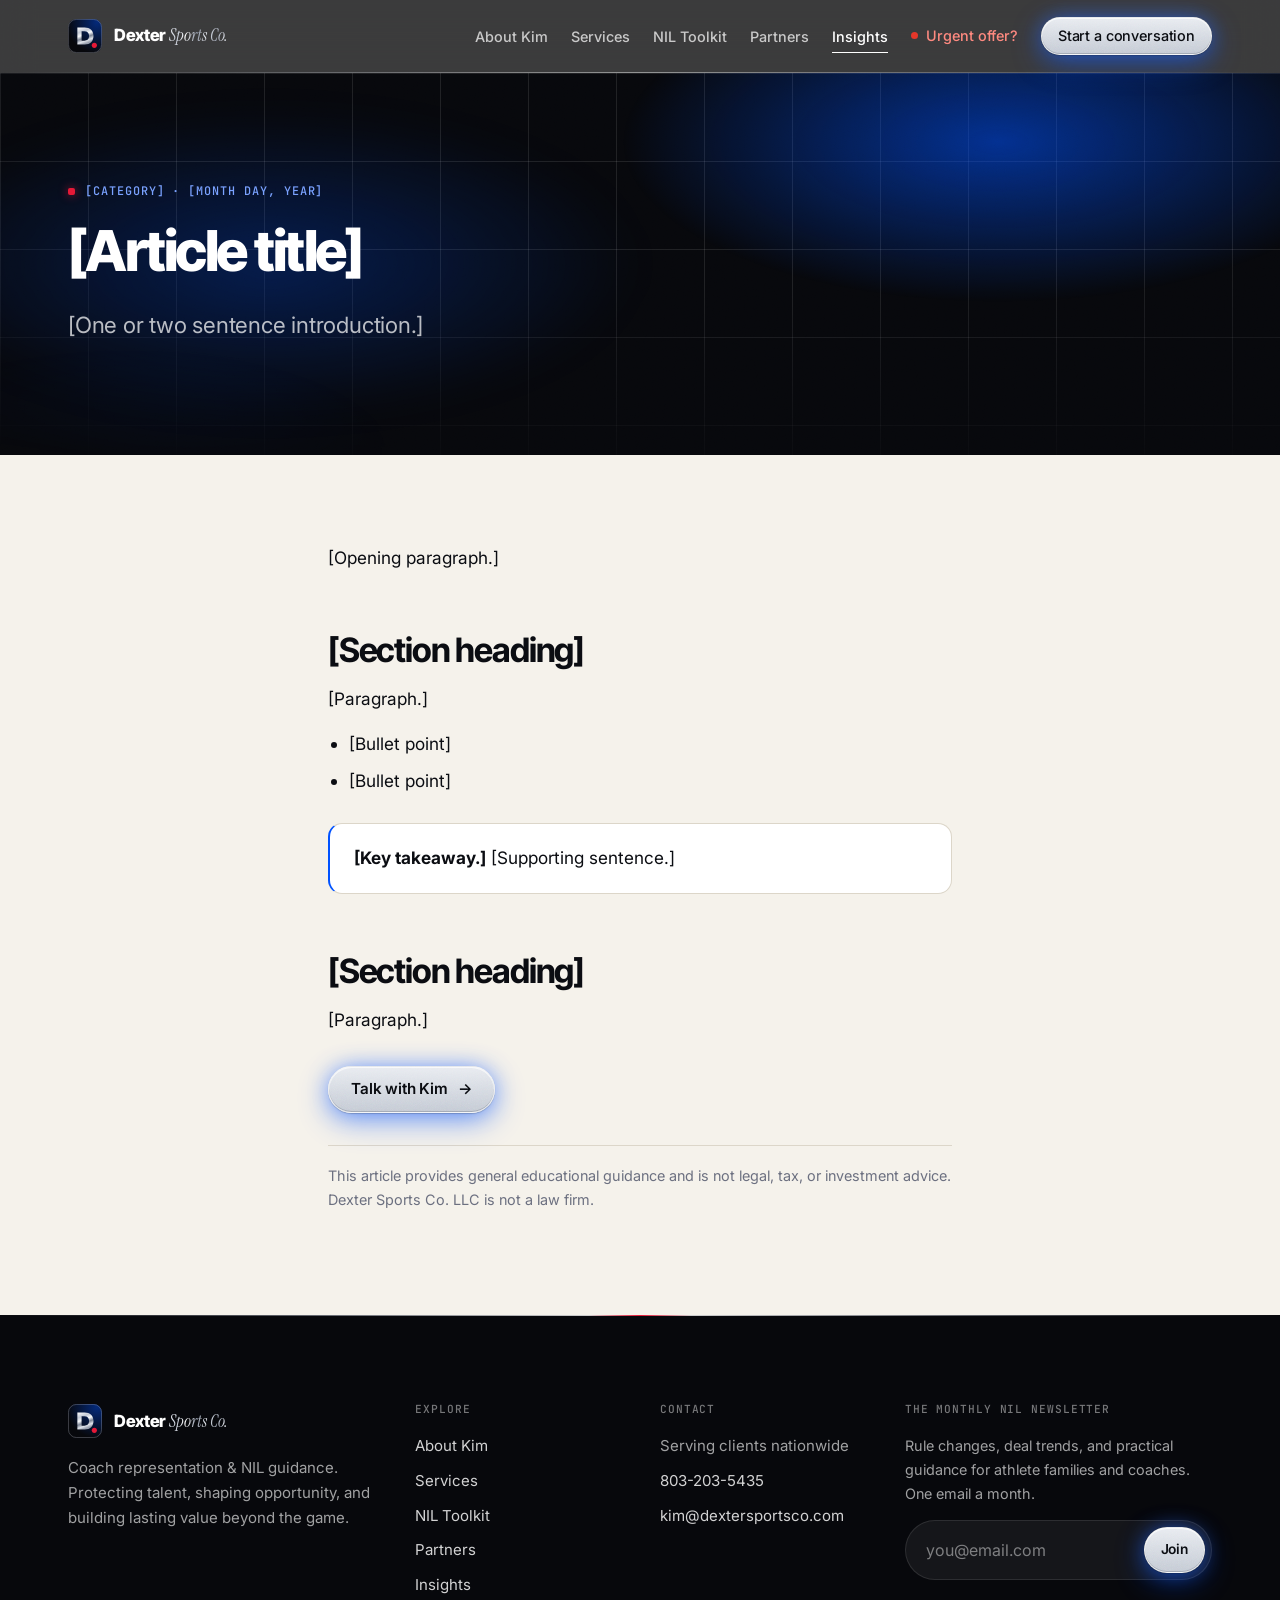
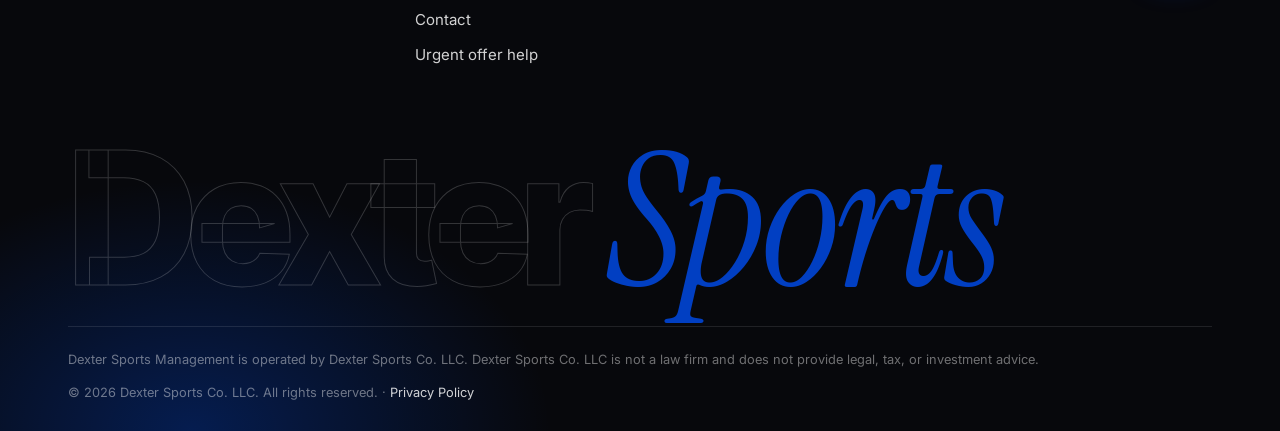
<file: insights/_article-template.html>
<!doctype html>
<!--
  ARTICLE TEMPLATE
  1. Copy this file in the insights/ folder and rename it, e.g. coach-contracts.html
     (lowercase, hyphens, no spaces).
  2. Replace everything in [BRACKETS] below.
  3. Add an entry to the "insights" list in assets/js/content.js with
     url: "insights/coach-contracts.html" so it appears on the site.
  4. Add the page to sitemap.xml.
  Full steps: docs/CONTENT-GUIDE.md ("Publish an article")
-->
<html lang="en">
<head>
  <meta charset="utf-8">
  <meta name="viewport" content="width=device-width, initial-scale=1">
  <title>[Article title] | Dexter Sports Co.</title>
  <meta name="description" content="[One-sentence summary, under 160 characters.]">
  <link rel="canonical" href="https://www.dextersportsco.com/insights/[file-name].html">
  <meta property="og:type" content="article">
  <meta property="og:title" content="[Article title]">
  <meta property="og:image" content="https://www.dextersportsco.com/assets/img/og-image.png">
  <meta name="robots" content="noindex"><!-- remove this line on your copy -->
  <meta name="theme-color" content="#0052ff">
  <link rel="icon" href="../favicon.ico" sizes="48x48">
  <link rel="icon" href="../assets/img/favicon.svg" type="image/svg+xml">
  <link rel="icon" href="../assets/img/favicon-32.png" type="image/png" sizes="32x32">
  <link rel="apple-touch-icon" href="../apple-touch-icon.png">
  <link rel="manifest" href="../site.webmanifest">
  <link rel="preconnect" href="https://fonts.googleapis.com">
  <link rel="preconnect" href="https://fonts.gstatic.com" crossorigin>
  <link href="https://fonts.googleapis.com/css2?family=Inter:wght@400;500;600;700&family=Inter+Tight:wght@600;700;800&family=Instrument+Serif:ital@0;1&family=JetBrains+Mono:wght@500&display=swap" rel="stylesheet">
  <link rel="stylesheet" href="../assets/css/styles.css">
</head>
<body data-page="insights" data-root="../">
  <a class="skip-link" href="#main">Skip to content</a>
  <div id="site-header"></div>

  <main id="main">
    <section class="hero hero--page">
      <div class="container">
        <div class="hero-inner">
          <span class="eyebrow">[Category] · [Month Day, Year]</span>
          <h1>[Article title]</h1>
          <p class="lead">[One or two sentence introduction.]</p>
        </div>
      </div>
    </section>

    <article class="section">
      <div class="container prose">
        <p>[Opening paragraph.]</p>

        <h2>[Section heading]</h2>
        <p>[Paragraph.]</p>
        <ul>
          <li>[Bullet point]</li>
          <li>[Bullet point]</li>
        </ul>

        <div class="callout"><strong>[Key takeaway.]</strong> [Supporting sentence.]</div>

        <h2>[Section heading]</h2>
        <p>[Paragraph.]</p>

        <div class="btn-row" style="margin-top:32px">
          <a class="btn btn--primary" href="../contact.html">Talk with Kim</a>
        </div>

        <p class="disclaimer">This article provides general educational guidance and is not legal, tax, or investment advice. Dexter Sports Co. LLC is not a law firm.</p>
      </div>
    </article>
  </main>

  <div id="site-footer"></div>
  <script src="../assets/js/config.js"></script>
  <script src="../assets/js/content.js"></script>
  <script src="../assets/js/main.js"></script>
</body>
</html>
</file>
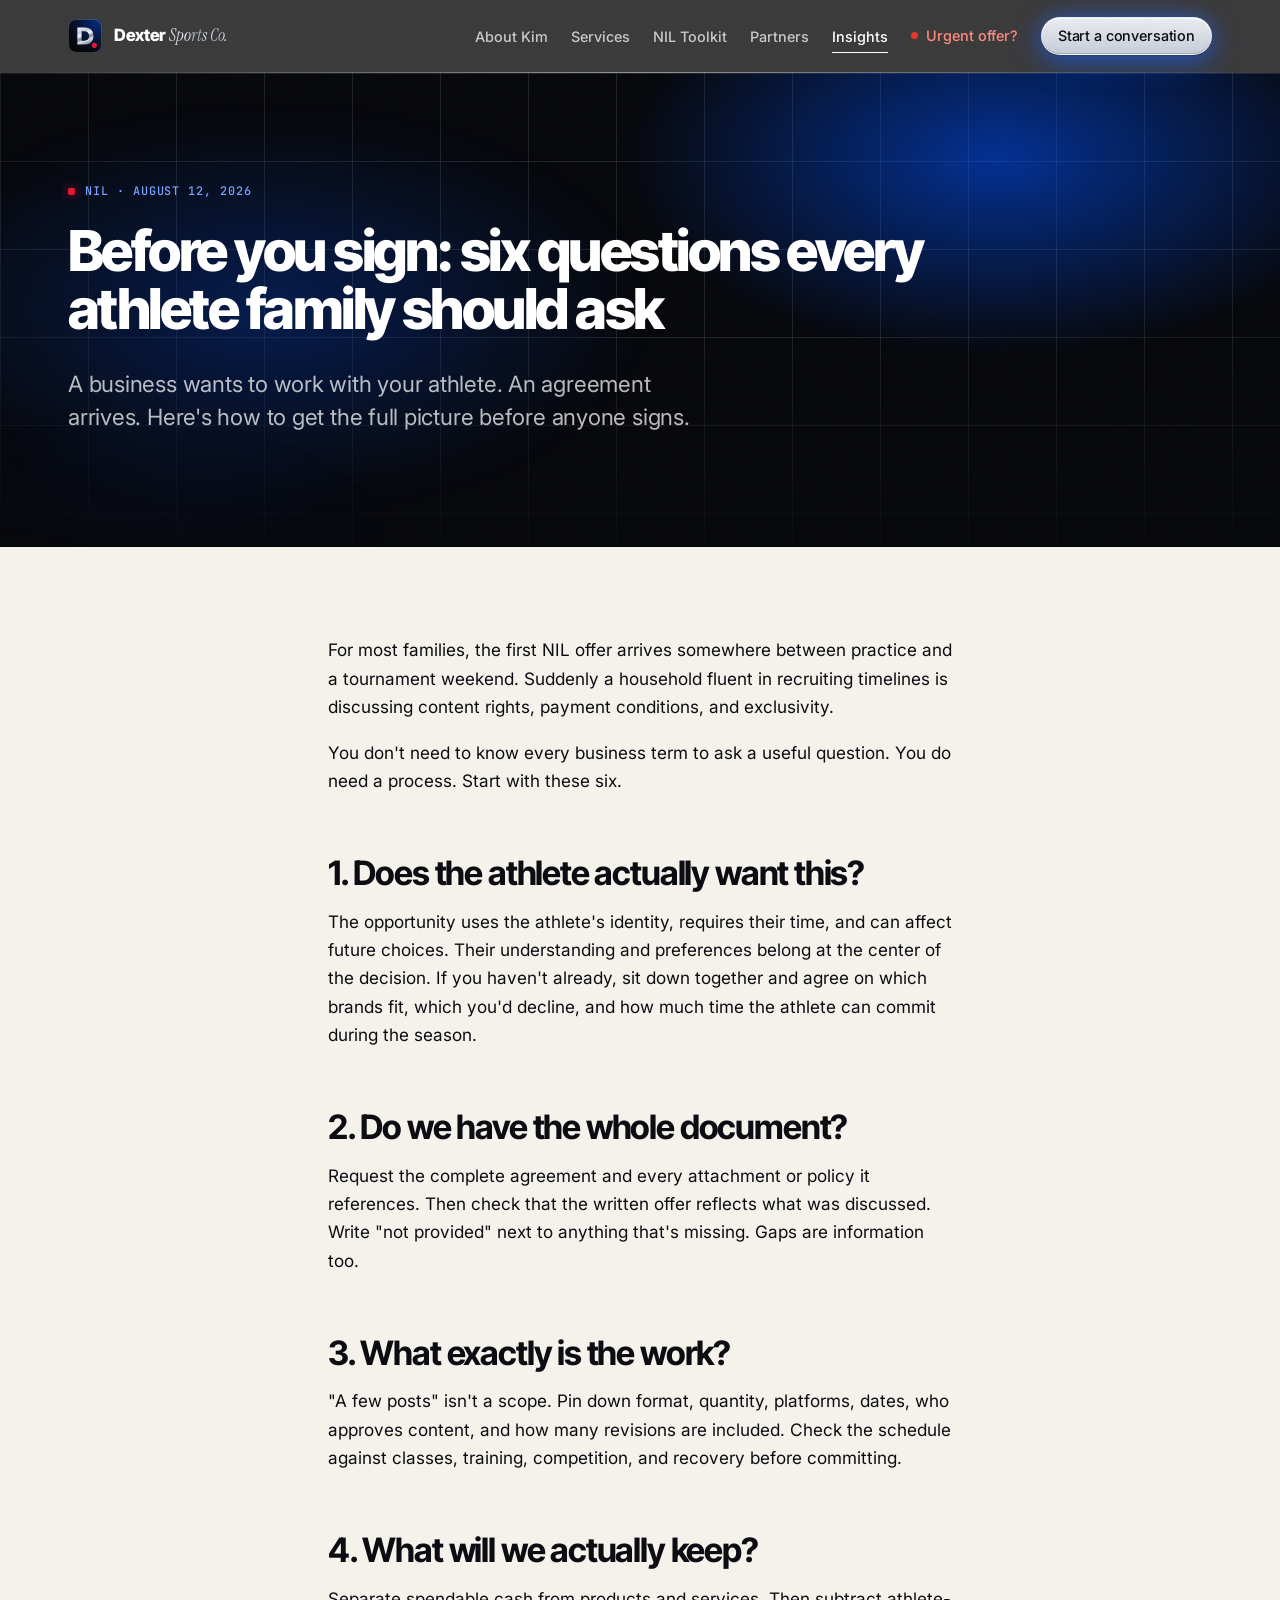
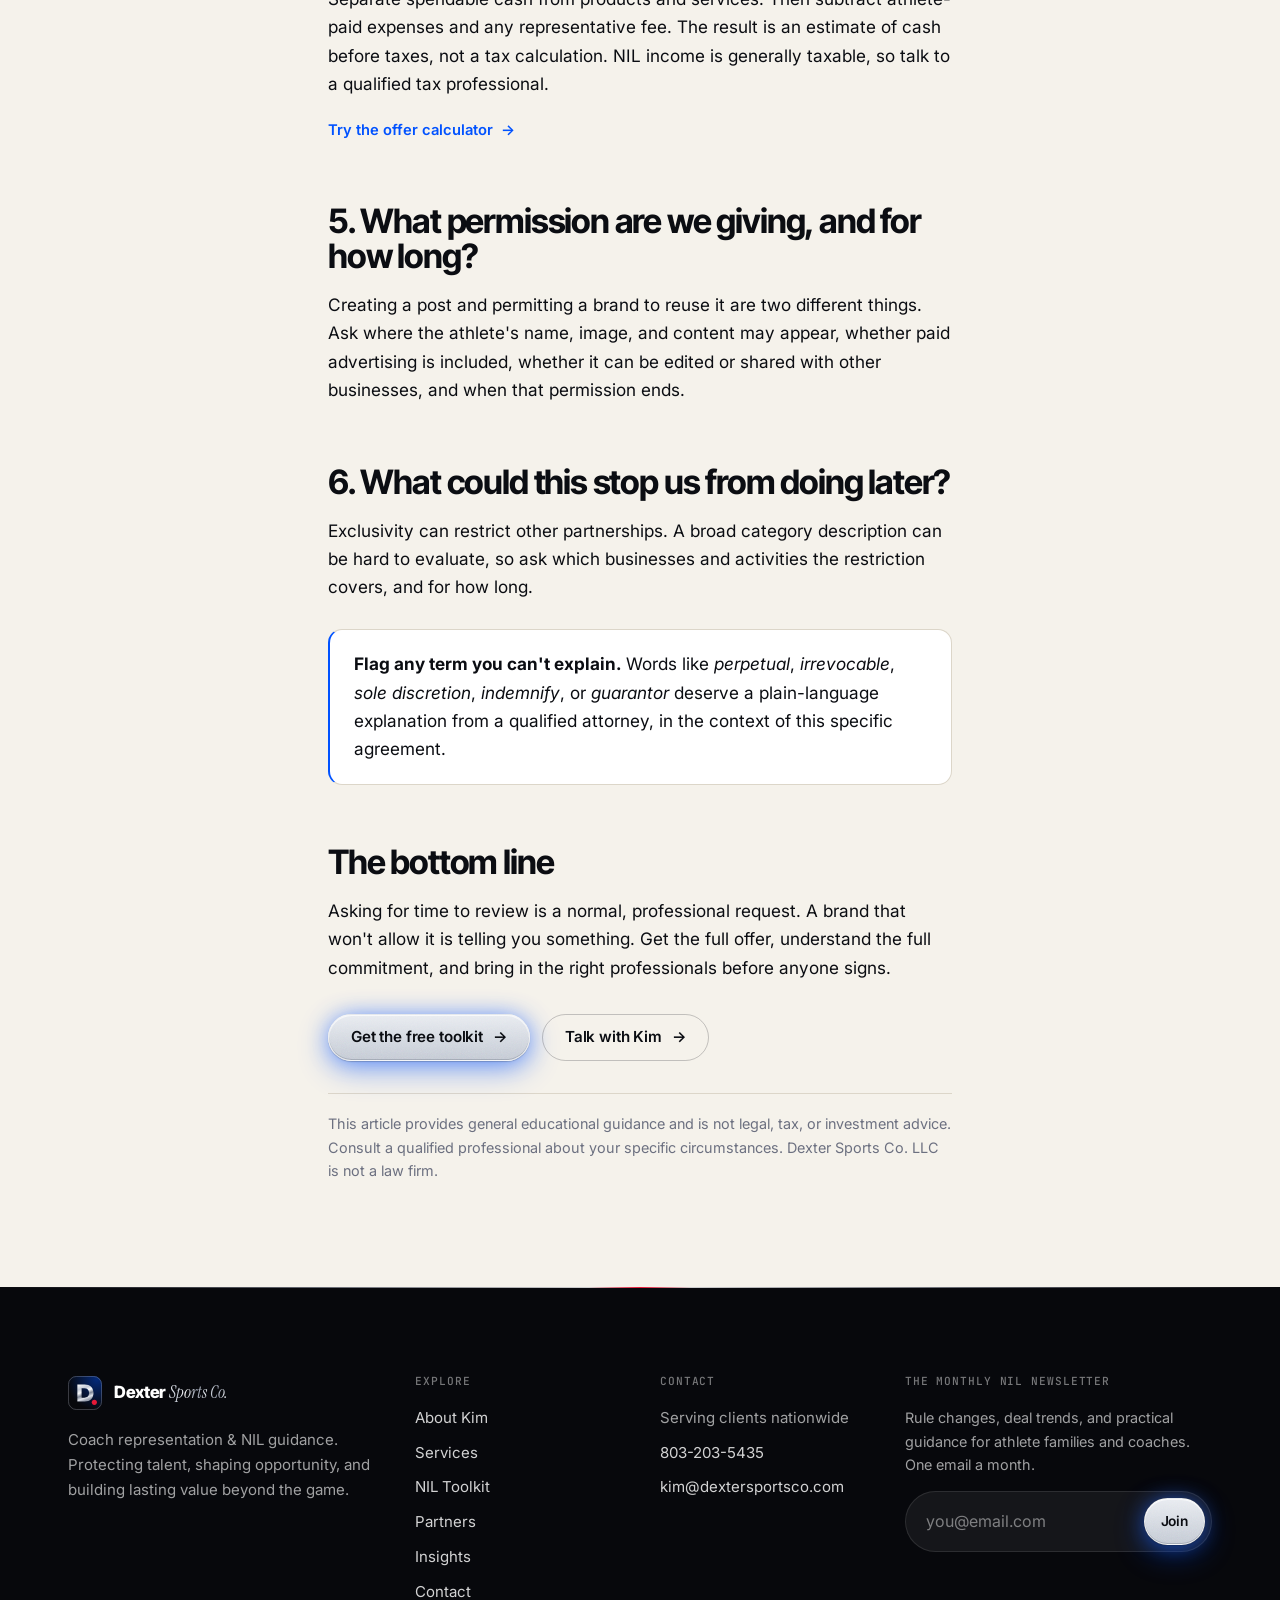
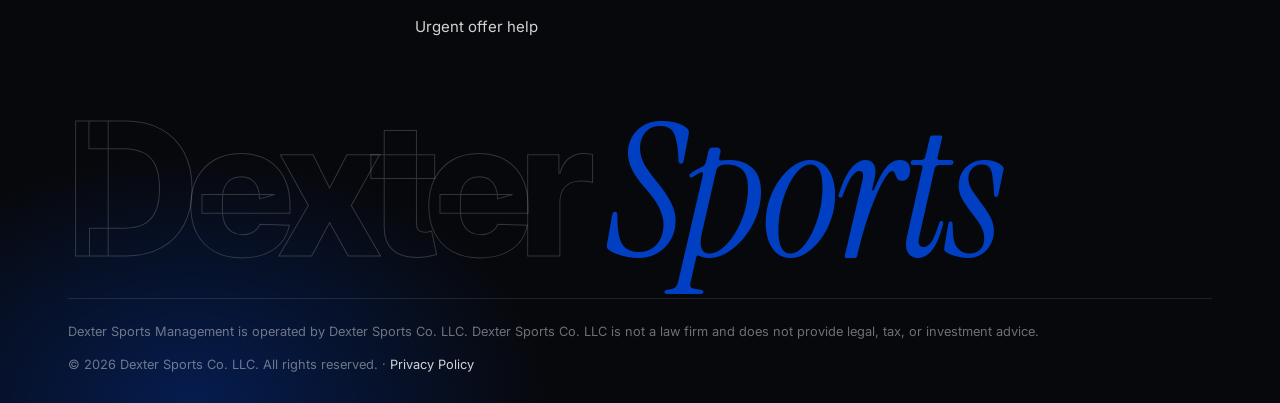
<file: insights/before-you-sign.html>
<!doctype html>
<html lang="en">
<head>
  <meta charset="utf-8">
  <meta name="viewport" content="width=device-width, initial-scale=1">
  <title>Before You Sign: Six Questions Every Athlete Family Should Ask | Dexter Sports Co.</title>
  <meta name="description" content="The first NIL offer changes the conversation. Six questions to ask before anyone signs.">
  <link rel="canonical" href="https://www.dextersportsco.com/insights/before-you-sign.html">
  <meta property="og:type" content="article">
  <meta property="og:title" content="Before You Sign: Six Questions Every Athlete Family Should Ask">
  <meta property="og:image" content="https://www.dextersportsco.com/assets/img/og-image.png">
  <meta name="theme-color" content="#0052ff">
  <link rel="icon" href="../favicon.ico" sizes="48x48">
  <link rel="icon" href="../assets/img/favicon.svg" type="image/svg+xml">
  <link rel="icon" href="../assets/img/favicon-32.png" type="image/png" sizes="32x32">
  <link rel="apple-touch-icon" href="../apple-touch-icon.png">
  <link rel="manifest" href="../site.webmanifest">
  <link rel="preconnect" href="https://fonts.googleapis.com">
  <link rel="preconnect" href="https://fonts.gstatic.com" crossorigin>
  <link href="https://fonts.googleapis.com/css2?family=Inter:wght@400;500;600;700&family=Inter+Tight:wght@600;700;800&family=Instrument+Serif:ital@0;1&family=JetBrains+Mono:wght@500&display=swap" rel="stylesheet">
  <link rel="stylesheet" href="../assets/css/styles.css">
</head>
<!-- data-root="../" because this page lives one folder down -->
<body data-page="insights" data-root="../">
  <a class="skip-link" href="#main">Skip to content</a>
  <div id="site-header"></div>

  <main id="main">
    <section class="hero hero--page">
      <div class="container">
        <div class="hero-inner">
          <span class="eyebrow">NIL · August 12, 2026</span>
          <h1>Before you sign: six questions every athlete family should ask</h1>
          <p class="lead">A business wants to work with your athlete. An agreement arrives. Here's how to get the full picture before anyone signs.</p>
        </div>
      </div>
    </section>

    <article class="section">
      <div class="container prose">
        <p>For most families, the first NIL offer arrives somewhere between practice and a tournament weekend. Suddenly a household fluent in recruiting timelines is discussing content rights, payment conditions, and exclusivity.</p>
        <p>You don't need to know every business term to ask a useful question. You do need a process. Start with these six.</p>

        <h2>1. Does the athlete actually want this?</h2>
        <p>The opportunity uses the athlete's identity, requires their time, and can affect future choices. Their understanding and preferences belong at the center of the decision. If you haven't already, sit down together and agree on which brands fit, which you'd decline, and how much time the athlete can commit during the season.</p>

        <h2>2. Do we have the whole document?</h2>
        <p>Request the complete agreement and every attachment or policy it references. Then check that the written offer reflects what was discussed. Write "not provided" next to anything that's missing. Gaps are information too.</p>

        <h2>3. What exactly is the work?</h2>
        <p>"A few posts" isn't a scope. Pin down format, quantity, platforms, dates, who approves content, and how many revisions are included. Check the schedule against classes, training, competition, and recovery before committing.</p>

        <h2>4. What will we actually keep?</h2>
        <p>Separate spendable cash from products and services. Then subtract athlete-paid expenses and any representative fee. The result is an estimate of cash before taxes, not a tax calculation. NIL income is generally taxable, so talk to a qualified tax professional.</p>
        <p><a class="arrow-link" href="../nil-toolkit.html#calculator">Try the offer calculator</a></p>

        <h2>5. What permission are we giving, and for how long?</h2>
        <p>Creating a post and permitting a brand to reuse it are two different things. Ask where the athlete's name, image, and content may appear, whether paid advertising is included, whether it can be edited or shared with other businesses, and when that permission ends.</p>

        <h2>6. What could this stop us from doing later?</h2>
        <p>Exclusivity can restrict other partnerships. A broad category description can be hard to evaluate, so ask which businesses and activities the restriction covers, and for how long.</p>

        <div class="callout">
          <strong>Flag any term you can't explain.</strong> Words like <em>perpetual</em>, <em>irrevocable</em>, <em>sole discretion</em>, <em>indemnify</em>, or <em>guarantor</em> deserve a plain-language explanation from a qualified attorney, in the context of this specific agreement.
        </div>

        <h2>The bottom line</h2>
        <p>Asking for time to review is a normal, professional request. A brand that won't allow it is telling you something. Get the full offer, understand the full commitment, and bring in the right professionals before anyone signs.</p>

        <div class="btn-row" style="margin-top:32px">
          <a class="btn btn--primary" data-toolkit href="../nil-toolkit.html#get-toolkit">Get the free toolkit</a>
          <a class="btn btn--ghost" href="../contact.html?topic=nil">Talk with Kim</a>
        </div>

        <p class="disclaimer">This article provides general educational guidance and is not legal, tax, or investment advice. Consult a qualified professional about your specific circumstances. Dexter Sports Co. LLC is not a law firm.</p>
      </div>
    </article>
  </main>

  <div id="site-footer"></div>
  <script src="../assets/js/config.js"></script>
  <script src="../assets/js/content.js"></script>
  <script src="../assets/js/main.js"></script>
</body>
</html>
</file>
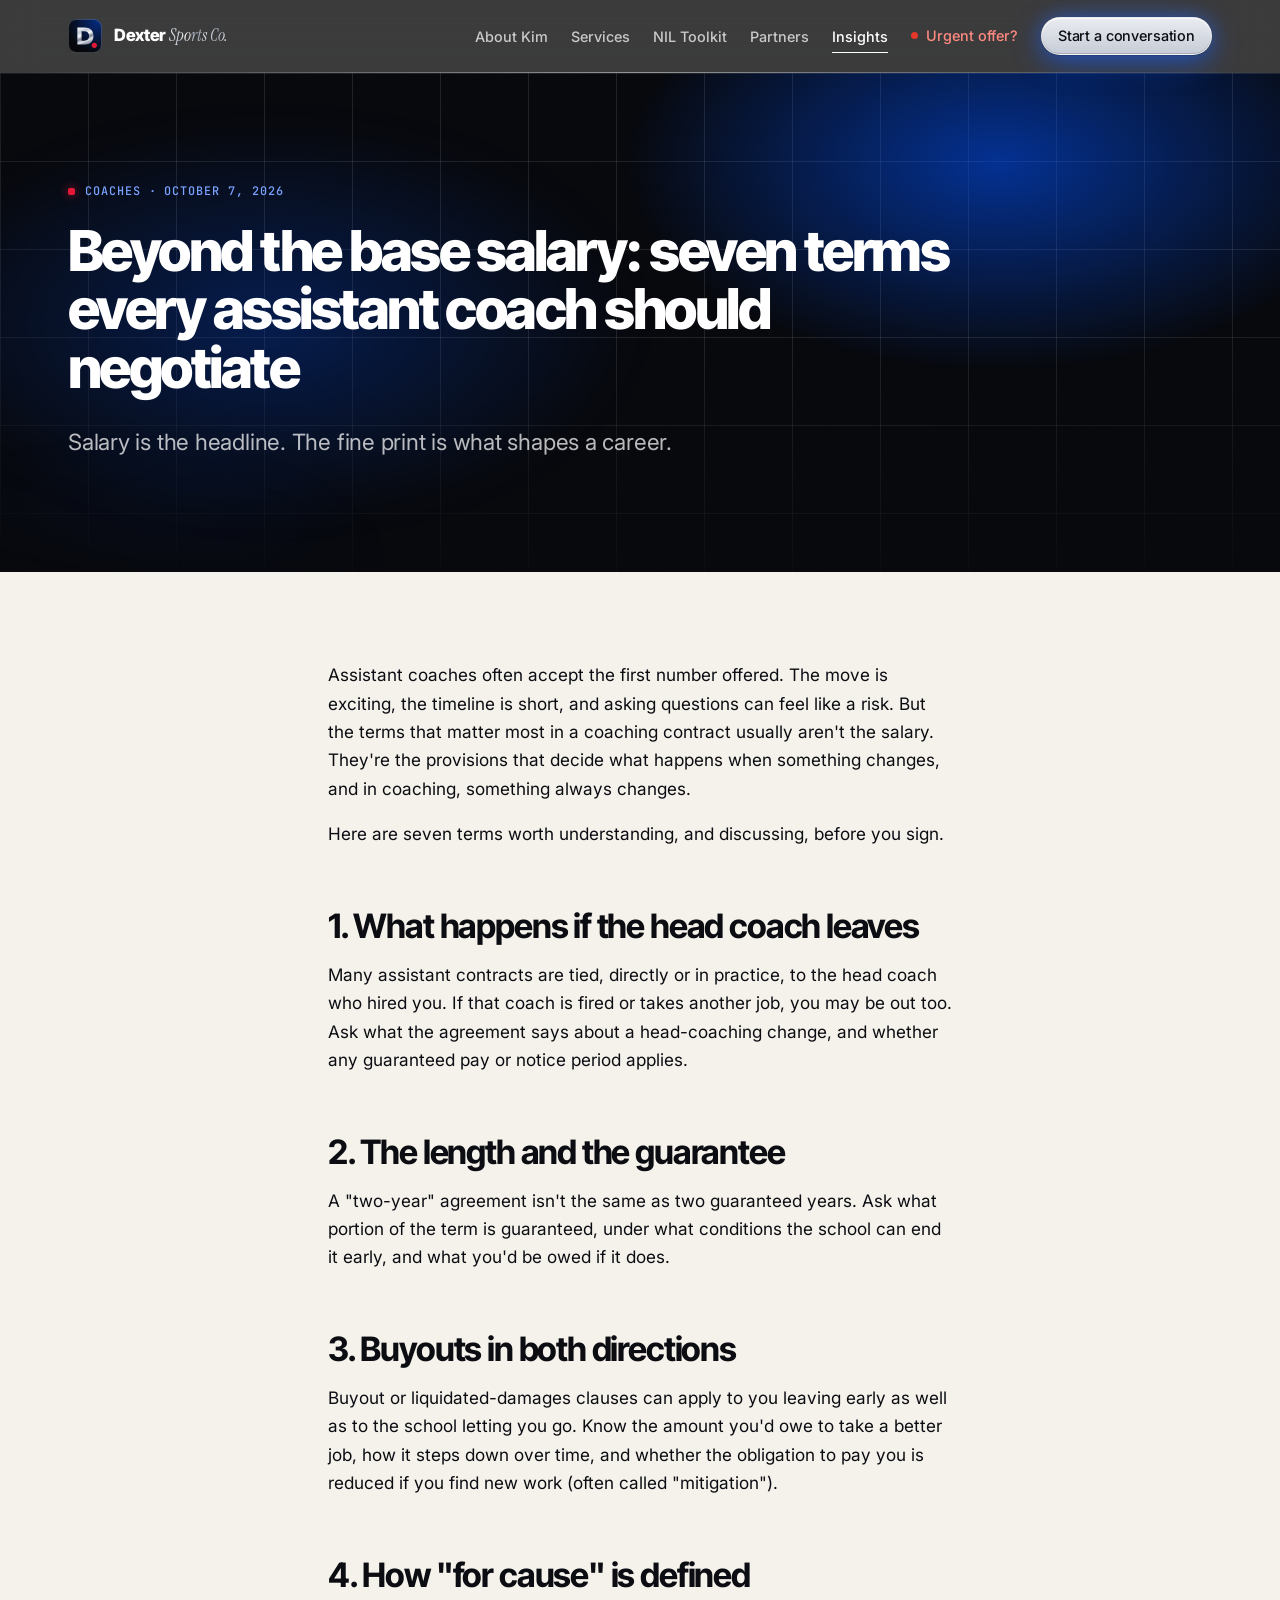
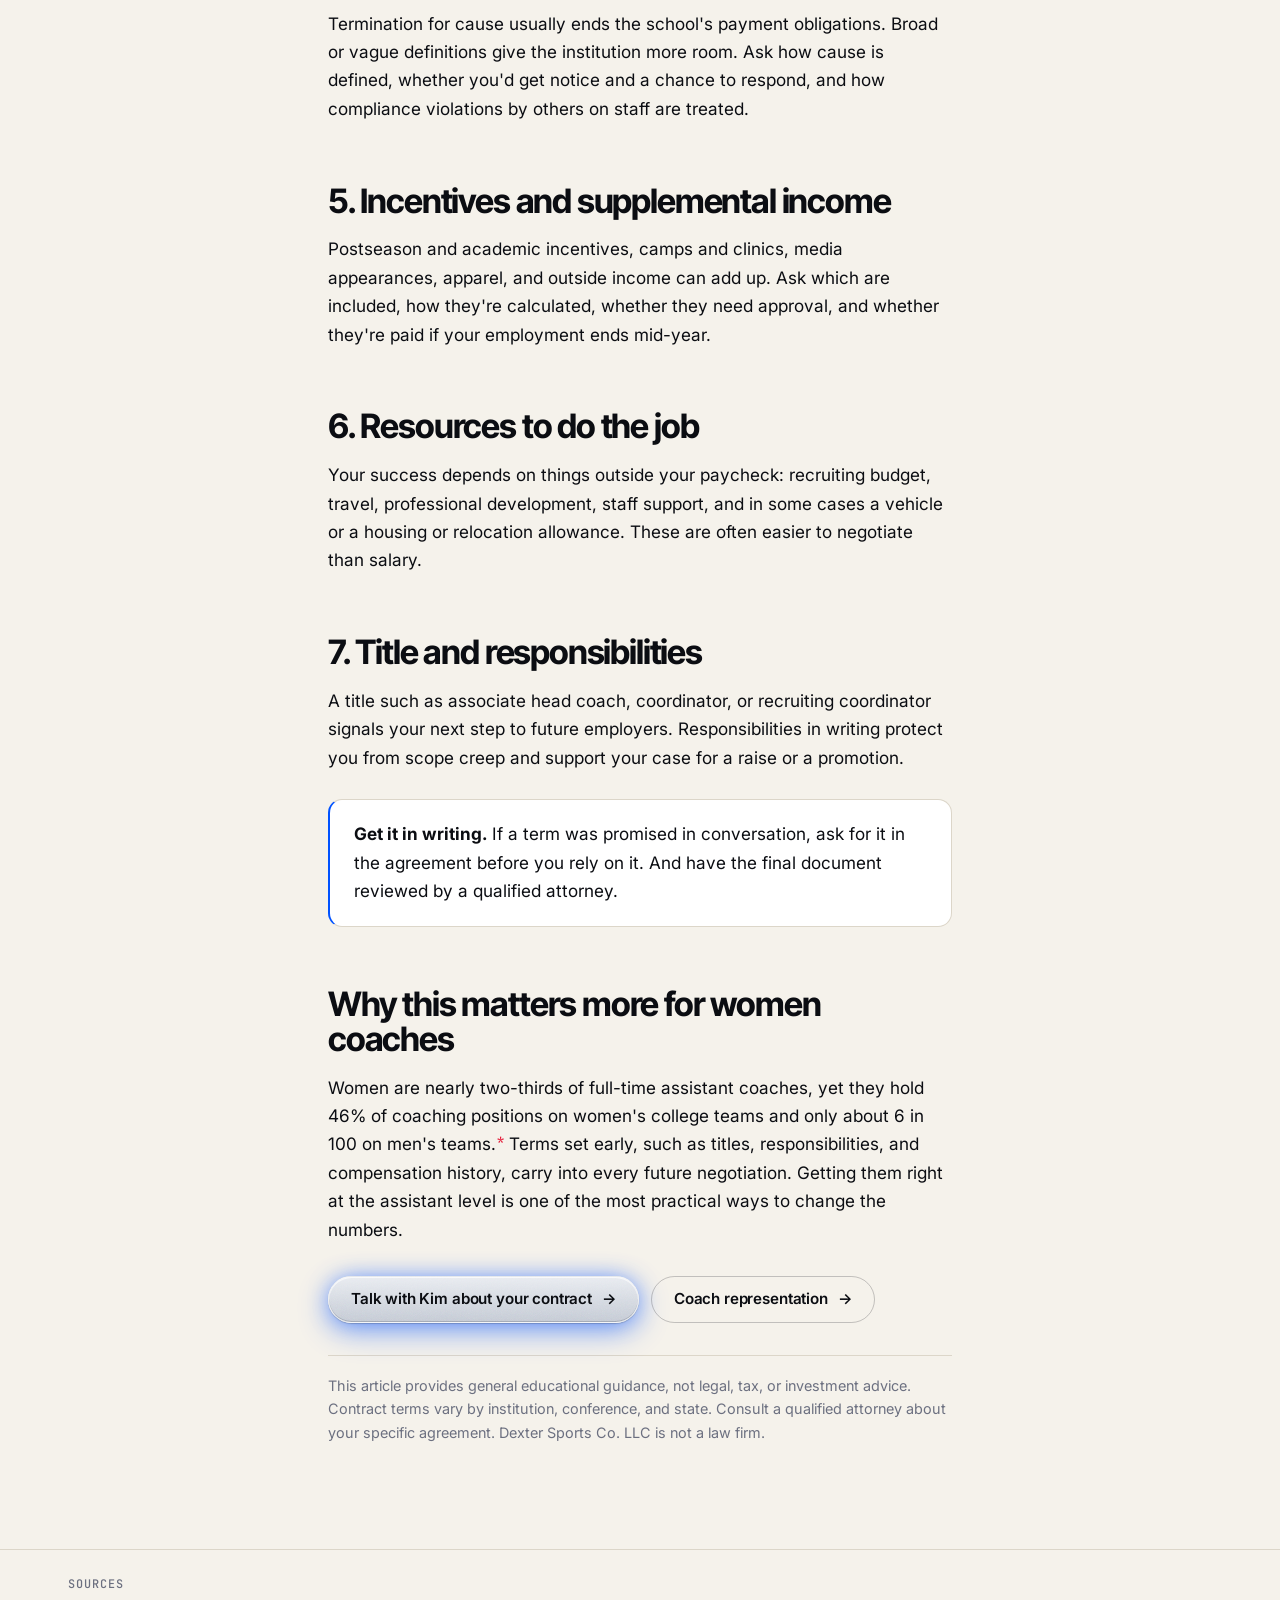
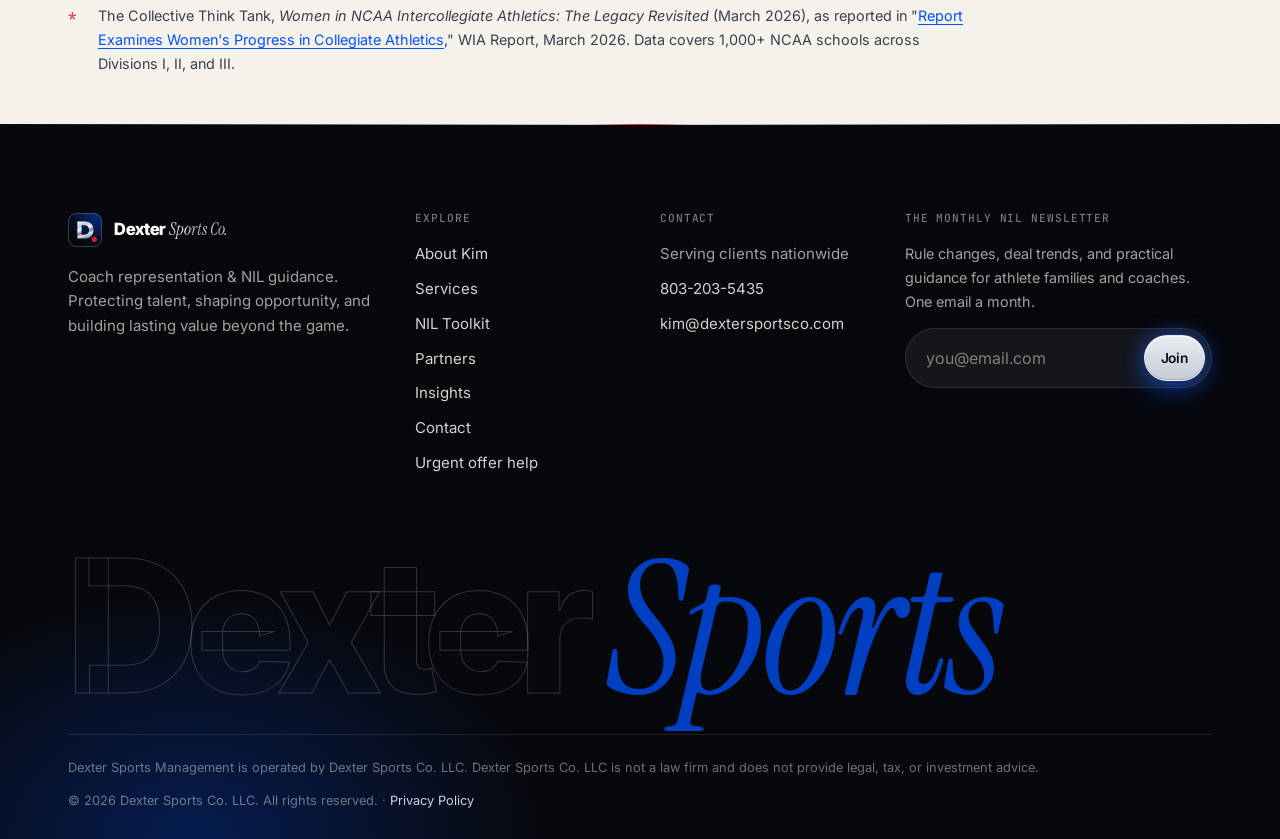
<file: insights/beyond-base-salary.html>
<!doctype html>
<html lang="en">
<head>
  <meta charset="utf-8">
  <meta name="viewport" content="width=device-width, initial-scale=1">
  <title>Beyond the Base Salary: Seven Terms Every Assistant Coach Should Negotiate | Dexter Sports Co.</title>
  <meta name="description" content="Salary is the headline. Guarantees, buyouts, and what happens when the head coach leaves shape an assistant coach's career.">
  <link rel="canonical" href="https://www.dextersportsco.com/insights/beyond-base-salary.html">
  <meta property="og:type" content="article">
  <meta property="og:title" content="Beyond the Base Salary: Seven Terms Every Assistant Coach Should Negotiate">
  <meta property="og:image" content="https://www.dextersportsco.com/assets/img/og-image.png">
  <meta name="theme-color" content="#0052ff">
  <link rel="icon" href="../favicon.ico" sizes="48x48">
  <link rel="icon" href="../assets/img/favicon.svg" type="image/svg+xml">
  <link rel="icon" href="../assets/img/favicon-32.png" type="image/png" sizes="32x32">
  <link rel="apple-touch-icon" href="../apple-touch-icon.png">
  <link rel="manifest" href="../site.webmanifest">
  <link rel="preconnect" href="https://fonts.googleapis.com">
  <link rel="preconnect" href="https://fonts.gstatic.com" crossorigin>
  <link href="https://fonts.googleapis.com/css2?family=Inter:wght@400;500;600;700&family=Inter+Tight:wght@600;700;800&family=Instrument+Serif:ital@0;1&family=JetBrains+Mono:wght@500&display=swap" rel="stylesheet">
  <link rel="stylesheet" href="../assets/css/styles.css">
</head>
<body data-page="insights" data-root="../">
  <a class="skip-link" href="#main">Skip to content</a>
  <div id="site-header"></div>

  <main id="main">
    <section class="hero hero--page">
      <div class="container">
        <div class="hero-inner">
          <span class="eyebrow">Coaches · October 7, 2026</span>
          <h1>Beyond the base salary: seven terms every assistant coach should negotiate</h1>
          <p class="lead">Salary is the headline. The fine print is what shapes a career.</p>
        </div>
      </div>
    </section>

    <article class="section">
      <div class="container prose">
        <p>Assistant coaches often accept the first number offered. The move is exciting, the timeline is short, and asking questions can feel like a risk. But the terms that matter most in a coaching contract usually aren't the salary. They're the provisions that decide what happens when something changes, and in coaching, something always changes.</p>
        <p>Here are seven terms worth understanding, and discussing, before you sign.</p>

        <h2>1. What happens if the head coach leaves</h2>
        <p>Many assistant contracts are tied, directly or in practice, to the head coach who hired you. If that coach is fired or takes another job, you may be out too. Ask what the agreement says about a head-coaching change, and whether any guaranteed pay or notice period applies.</p>

        <h2>2. The length and the guarantee</h2>
        <p>A "two-year" agreement isn't the same as two guaranteed years. Ask what portion of the term is guaranteed, under what conditions the school can end it early, and what you'd be owed if it does.</p>

        <h2>3. Buyouts in both directions</h2>
        <p>Buyout or liquidated-damages clauses can apply to you leaving early as well as to the school letting you go. Know the amount you'd owe to take a better job, how it steps down over time, and whether the obligation to pay you is reduced if you find new work (often called "mitigation").</p>

        <h2>4. How "for cause" is defined</h2>
        <p>Termination for cause usually ends the school's payment obligations. Broad or vague definitions give the institution more room. Ask how cause is defined, whether you'd get notice and a chance to respond, and how compliance violations by others on staff are treated.</p>

        <h2>5. Incentives and supplemental income</h2>
        <p>Postseason and academic incentives, camps and clinics, media appearances, apparel, and outside income can add up. Ask which are included, how they're calculated, whether they need approval, and whether they're paid if your employment ends mid-year.</p>

        <h2>6. Resources to do the job</h2>
        <p>Your success depends on things outside your paycheck: recruiting budget, travel, professional development, staff support, and in some cases a vehicle or a housing or relocation allowance. These are often easier to negotiate than salary.</p>

        <h2>7. Title and responsibilities</h2>
        <p>A title such as associate head coach, coordinator, or recruiting coordinator signals your next step to future employers. Responsibilities in writing protect you from scope creep and support your case for a raise or a promotion.</p>

        <div class="callout">
          <strong>Get it in writing.</strong> If a term was promised in conversation, ask for it in the agreement before you rely on it. And have the final document reviewed by a qualified attorney.
        </div>

        <h2>Why this matters more for women coaches</h2>
        <p>Women are nearly two-thirds of full-time assistant coaches, yet they hold 46% of coaching positions on women's college teams and only about 6 in 100 on men's teams.<sup class="fn"><a href="#src-1" aria-label="Source 1">*</a></sup> Terms set early, such as titles, responsibilities, and compensation history, carry into every future negotiation. Getting them right at the assistant level is one of the most practical ways to change the numbers.</p>

        <div class="btn-row" style="margin-top:32px">
          <a class="btn btn--primary" href="../contact.html?role=Coach">Talk with Kim about your contract</a>
          <a class="btn btn--ghost" href="../services.html#coaches">Coach representation</a>
        </div>

        <p class="disclaimer">This article provides general educational guidance, not legal, tax, or investment advice. Contract terms vary by institution, conference, and state. Consult a qualified attorney about your specific agreement. Dexter Sports Co. LLC is not a law firm.</p>
      </div>
    </article>
    <!-- SOURCES: numbered by asterisks (* = 1st, ** = 2nd ...). Add a source here whenever a page cites data. -->
    <section class="sources" aria-labelledby="sources-title">
      <div class="container">
        <h2 class="sources-title" id="sources-title">Sources</h2>
        <ol>
          <li id="src-1"><span class="fn-mark">*</span> The Collective Think Tank, <em>Women in NCAA Intercollegiate Athletics: The Legacy Revisited</em> (March 2026), as reported in "<a href="https://wiareport.com/2026/03/report-examines-womens-progress-in-collegiate-athletics/" target="_blank" rel="noopener">Report Examines Women's Progress in Collegiate Athletics</a>," WIA Report, March 2026. Data covers 1,000+ NCAA schools across Divisions I, II, and III.</li>
        </ol>
      </div>
    </section>
  </main>

  <div id="site-footer"></div>
  <script src="../assets/js/config.js"></script>
  <script src="../assets/js/content.js"></script>
  <script src="../assets/js/main.js"></script>
</body>
</html>
</file>
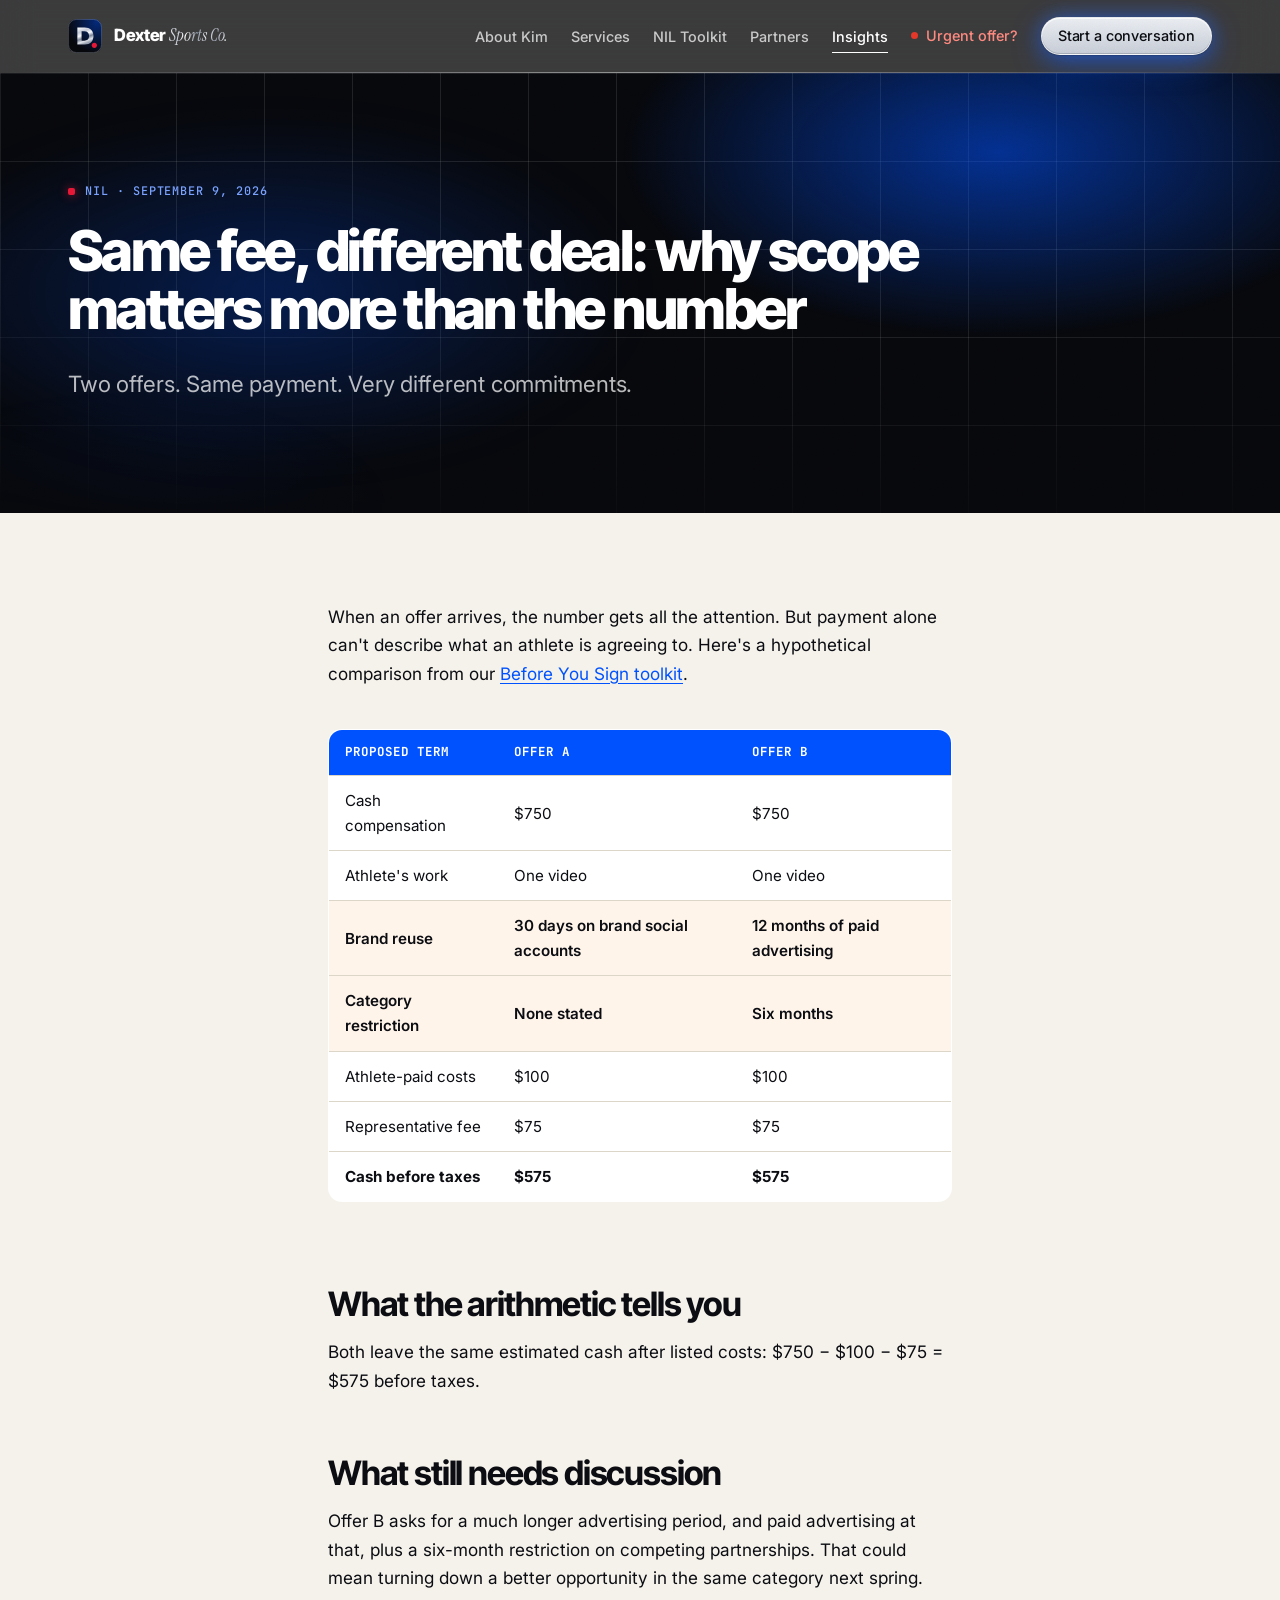
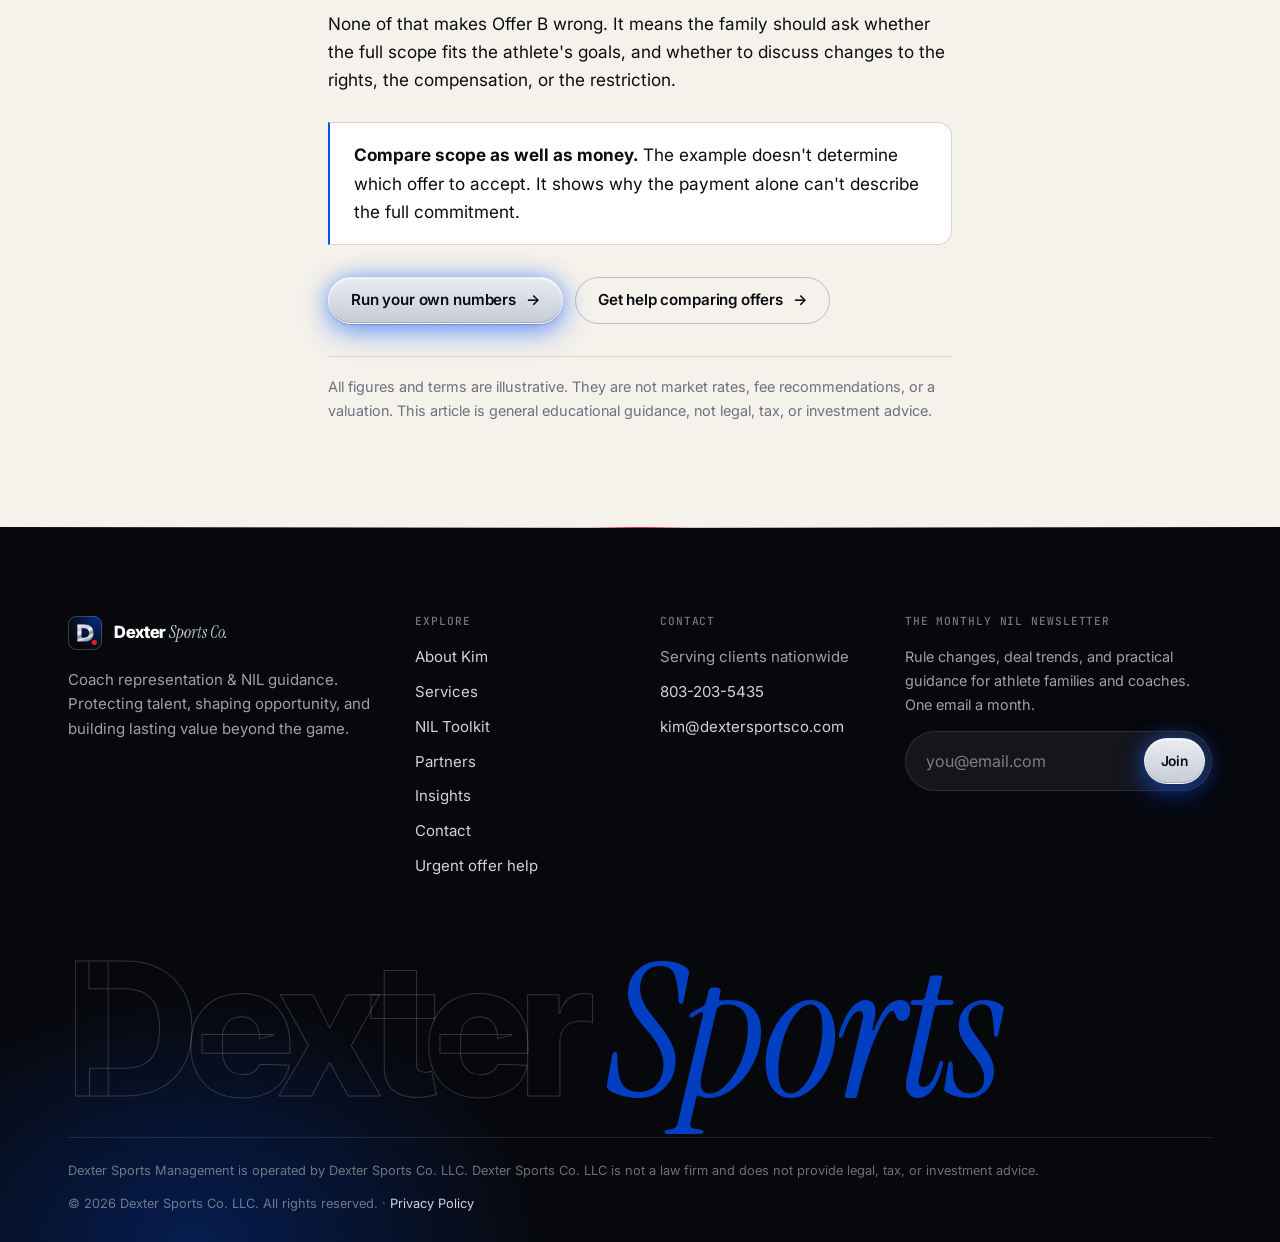
<file: insights/same-fee-different-deal.html>
<!doctype html>
<html lang="en">
<head>
  <meta charset="utf-8">
  <meta name="viewport" content="width=device-width, initial-scale=1">
  <title>Same Fee, Different Deal: Why Scope Matters More Than the Number | Dexter Sports Co.</title>
  <meta name="description" content="Two $750 NIL offers can be very different commitments. How usage rights and exclusivity change the picture.">
  <link rel="canonical" href="https://www.dextersportsco.com/insights/same-fee-different-deal.html">
  <meta property="og:type" content="article">
  <meta property="og:title" content="Same Fee, Different Deal">
  <meta property="og:image" content="https://www.dextersportsco.com/assets/img/og-image.png">
  <meta name="theme-color" content="#0052ff">
  <link rel="icon" href="../favicon.ico" sizes="48x48">
  <link rel="icon" href="../assets/img/favicon.svg" type="image/svg+xml">
  <link rel="icon" href="../assets/img/favicon-32.png" type="image/png" sizes="32x32">
  <link rel="apple-touch-icon" href="../apple-touch-icon.png">
  <link rel="manifest" href="../site.webmanifest">
  <link rel="preconnect" href="https://fonts.googleapis.com">
  <link rel="preconnect" href="https://fonts.gstatic.com" crossorigin>
  <link href="https://fonts.googleapis.com/css2?family=Inter:wght@400;500;600;700&family=Inter+Tight:wght@600;700;800&family=Instrument+Serif:ital@0;1&family=JetBrains+Mono:wght@500&display=swap" rel="stylesheet">
  <link rel="stylesheet" href="../assets/css/styles.css">
  <style>
    .compare { width: 100%; border-collapse: collapse; margin: 1.6em 0; font-size: .95rem; background: var(--white); border-radius: var(--radius); overflow: hidden; border: 1px solid var(--line); }
    .compare th, .compare td { padding: 12px 16px; text-align: left; border-bottom: 1px solid var(--line); }
    .compare thead th { background: var(--blue); color: var(--white); font-family: var(--font-label); font-size: .78rem; letter-spacing: .08em; text-transform: uppercase; }
    .compare tr.diff td { background: #fff4ea; font-weight: 600; }
    .table-wrap { overflow-x: auto; }
  </style>
</head>
<body data-page="insights" data-root="../">
  <a class="skip-link" href="#main">Skip to content</a>
  <div id="site-header"></div>

  <main id="main">
    <section class="hero hero--page">
      <div class="container">
        <div class="hero-inner">
          <span class="eyebrow">NIL · September 9, 2026</span>
          <h1>Same fee, different deal: why scope matters more than the number</h1>
          <p class="lead">Two offers. Same payment. Very different commitments.</p>
        </div>
      </div>
    </section>

    <article class="section">
      <div class="container prose">
        <p>When an offer arrives, the number gets all the attention. But payment alone can't describe what an athlete is agreeing to. Here's a hypothetical comparison from our <a href="../nil-toolkit.html">Before You Sign toolkit</a>.</p>

        <div class="table-wrap">
          <table class="compare">
            <thead><tr><th>Proposed term</th><th>Offer A</th><th>Offer B</th></tr></thead>
            <tbody>
              <tr><td>Cash compensation</td><td>$750</td><td>$750</td></tr>
              <tr><td>Athlete's work</td><td>One video</td><td>One video</td></tr>
              <tr class="diff"><td>Brand reuse</td><td>30 days on brand social accounts</td><td>12 months of paid advertising</td></tr>
              <tr class="diff"><td>Category restriction</td><td>None stated</td><td>Six months</td></tr>
              <tr><td>Athlete-paid costs</td><td>$100</td><td>$100</td></tr>
              <tr><td>Representative fee</td><td>$75</td><td>$75</td></tr>
              <tr><td><strong>Cash before taxes</strong></td><td><strong>$575</strong></td><td><strong>$575</strong></td></tr>
            </tbody>
          </table>
        </div>

        <h2>What the arithmetic tells you</h2>
        <p>Both leave the same estimated cash after listed costs: $750 − $100 − $75 = $575 before taxes.</p>

        <h2>What still needs discussion</h2>
        <p>Offer B asks for a much longer advertising period, and paid advertising at that, plus a six-month restriction on competing partnerships. That could mean turning down a better opportunity in the same category next spring.</p>
        <p>None of that makes Offer B wrong. It means the family should ask whether the full scope fits the athlete's goals, and whether to discuss changes to the rights, the compensation, or the restriction.</p>

        <blockquote><strong>Compare scope as well as money.</strong> The example doesn't determine which offer to accept. It shows why the payment alone can't describe the full commitment.</blockquote>

        <div class="btn-row" style="margin-top:32px">
          <a class="btn btn--primary" href="../nil-toolkit.html#calculator">Run your own numbers</a>
          <a class="btn btn--ghost" href="../contact.html?topic=nil">Get help comparing offers</a>
        </div>

        <p class="disclaimer">All figures and terms are illustrative. They are not market rates, fee recommendations, or a valuation. This article is general educational guidance, not legal, tax, or investment advice.</p>
      </div>
    </article>
  </main>

  <div id="site-footer"></div>
  <script src="../assets/js/config.js"></script>
  <script src="../assets/js/content.js"></script>
  <script src="../assets/js/main.js"></script>
</body>
</html>
</file>
<file: assets/css/styles.css>
/* ==========================================================================
   Dexter Sports Co. — site stylesheet (v2, "frontier" design)
   --------------------------------------------------------------------------
   One file, no build step. Sections:
     1. Design tokens (colors, type, spacing)  <- change the brand here
     2. Base / reset
     3. Layout helpers
     4. Header + navigation
     5. Buttons, labels, links
     6. Page sections (hero, lanes, marquee, bento, stats, cards…)
     7. Interactive tools (gate, quiz, calculator, intake, urgent, FAQ)
     8. Footer
     9. Draft / placeholder helpers
    10. Motion + responsive
   See docs/DESIGN-SYSTEM.md for usage notes.
   ========================================================================== */

/* 1. Design tokens ------------------------------------------------------- */
:root {
  /* Brand */
  --blue: #0052ff;            /* signature electric blue (from the original brand) */
  --blue-deep: #0040cc;
  --blue-soft: #7aa2ff;       /* blue for text/details on dark */
  --blue-ink: #050b1f;        /* deep navy-black panels */
  --orange: #ff7a1a;          /* tiny accents only (original brand CTA color) */
  --orange-deep: #e5620a;
  --alert: #e5372a;           /* urgent requests only */
  --alert-deep: #b42318;

  /* Neutrals */
  --night: #07080c;           /* hero, header, footer */
  --night-2: #0e1018;         /* raised dark surfaces */
  --cream: #f5f2eb;           /* page "paper" */
  --sand: #ebe6db;            /* alternate light section */
  --ink: #0b0d12;             /* body text */
  --ink-soft: #3a3f4d;
  --ink-mute: #6c7080;
  --line: #dcd6c9;            /* hairlines on paper */
  --line-dark: rgba(255, 255, 255, .1);
  --white: #ffffff;

  /* Type */
  --font-display: "Inter Tight", "Inter", "Helvetica Neue", Arial, sans-serif;
  --font-serif: "Instrument Serif", Georgia, "Times New Roman", serif;
  --font-body: "Inter", "Helvetica Neue", Arial, sans-serif;
  --font-label: "JetBrains Mono", ui-monospace, "SFMono-Regular", Menlo, monospace;

  --step--1: clamp(.84rem, .82rem + .1vw, .9rem);
  --step-0: clamp(1rem, .97rem + .15vw, 1.075rem);
  --step-1: clamp(1.18rem, 1.1rem + .4vw, 1.4rem);
  --step-2: clamp(1.5rem, 1.3rem + 1vw, 2.1rem);
  --step-3: clamp(2.1rem, 1.6rem + 2.4vw, 3.6rem);
  --step-4: clamp(2.8rem, 1.8rem + 5vw, 6.4rem);

  /* Spacing + shape */
  --gutter: clamp(16px, 4vw, 48px);
  --section: clamp(72px, 10vw, 144px);
  --max: 1240px;
  --radius: 14px;
  --radius-lg: 22px;
  --ease: cubic-bezier(.2, .7, .2, 1);
  --shadow: 0 1px 2px rgba(11, 13, 18, .05), 0 10px 30px rgba(11, 13, 18, .06);
  --shadow-lg: 0 2px 6px rgba(11, 13, 18, .06), 0 30px 60px rgba(11, 13, 18, .14);
  --grain: url("data:image/svg+xml,%3Csvg xmlns='http://www.w3.org/2000/svg' width='160' height='160'%3E%3Cfilter id='n'%3E%3CfeTurbulence type='fractalNoise' baseFrequency='.9' numOctaves='3' stitchTiles='stitch'/%3E%3C/filter%3E%3Crect width='100%25' height='100%25' filter='url(%23n)' opacity='.55'/%3E%3C/svg%3E");
}

/* 2. Base ---------------------------------------------------------------- */
*, *::before, *::after { box-sizing: border-box; }
html { -webkit-text-size-adjust: 100%; scroll-behavior: smooth; scroll-padding-top: 88px; }
body {
  margin: 0; background: var(--cream); color: var(--ink);
  font-family: var(--font-body); font-size: var(--step-0); line-height: 1.65;
  -webkit-font-smoothing: antialiased; text-rendering: optimizeLegibility; overflow-x: hidden;
}
img, svg { max-width: 100%; display: block; }
h1, h2, h3, h4 { margin: 0 0 .5em; line-height: 1.04; font-weight: 700; font-family: var(--font-display); letter-spacing: -0.035em; }
h1 { font-size: var(--step-4); font-weight: 800; letter-spacing: -0.045em; }
h2 { font-size: var(--step-3); }
h3 { font-size: var(--step-1); letter-spacing: -0.02em; line-height: 1.2; font-weight: 650; }
h1 em, h2 em, h3 em, .serif-italic, em.serif {
  font-family: var(--font-serif); font-style: italic; font-weight: 400; letter-spacing: -0.01em;
}
p { margin: 0 0 1em; }
a { color: var(--blue); text-underline-offset: 3px; text-decoration-thickness: 1px; }
a:hover { color: var(--blue-deep); }
::selection { background: var(--blue); color: var(--white); }
:focus-visible { outline: 2px solid var(--blue); outline-offset: 3px; border-radius: 6px; }
[hidden] { display: none !important; }
.skip-link { position: absolute; left: -999px; top: 8px; background: var(--white); color: var(--ink); padding: 8px 14px; z-index: 100; border-radius: 8px; }
.skip-link:focus { left: 8px; }
.visually-hidden { position: absolute !important; width: 1px; height: 1px; overflow: hidden; clip: rect(0 0 0 0); white-space: nowrap; }

/* 3. Layout -------------------------------------------------------------- */
.container { width: 100%; max-width: var(--max); margin: 0 auto; padding: 0 var(--gutter); }
.narrow { max-width: 760px; }
.section { padding: var(--section) 0; position: relative; }
.section--sand { background: var(--sand); }
.section--tight { padding: calc(var(--section) * .55) 0; }
.section--blue, .section--ink { color: rgba(255, 255, 255, .86); isolation: isolate; overflow: hidden; }
.section--blue { background: var(--blue); }
.section--blue::before { content: ""; position: absolute; inset: 0; z-index: -1; background: radial-gradient(60% 80% at 100% 0%, rgba(255, 255, 255, .22), transparent 60%), radial-gradient(50% 70% at 0% 100%, rgba(0, 20, 90, .45), transparent 70%); }
.section--ink { background: var(--night); }
.section--ink::before { content: ""; position: absolute; inset: 0; z-index: -1; background: radial-gradient(50% 60% at 85% 10%, rgba(0, 82, 255, .28), transparent 70%), linear-gradient(var(--line-dark) 1px, transparent 1px) 0 0 / 100% 80px; mask-image: linear-gradient(to bottom, #000, transparent 85%); -webkit-mask-image: linear-gradient(to bottom, #000, transparent 85%); }
.section--blue h2, .section--ink h2, .section--blue h3, .section--ink h3 { color: var(--white); }
.grid { display: grid; gap: clamp(14px, 2vw, 24px); }
.grid-2 { grid-template-columns: repeat(2, minmax(0, 1fr)); }
.grid-3 { grid-template-columns: repeat(3, minmax(0, 1fr)); }
.grid-4 { grid-template-columns: repeat(4, minmax(0, 1fr)); }
.split { display: grid; grid-template-columns: 1fr 1.1fr; gap: clamp(32px, 6vw, 96px); align-items: center; }
.split--top { align-items: start; }
.split--wide { grid-template-columns: 1.5fr 1fr; }
.stack > * + * { margin-top: 16px; }
.center { text-align: center; }
.section-head { max-width: 780px; margin-bottom: clamp(36px, 5vw, 64px); }
.section-head.center { margin-left: auto; margin-right: auto; }
.lead { font-size: var(--step-1); color: var(--ink-soft); line-height: 1.5; letter-spacing: -0.01em; }
.section--blue .lead, .section--ink .lead, .hero .lead { color: rgba(255, 255, 255, .72); }
.muted { color: var(--ink-mute); }
.small { font-size: var(--step--1); }

/* 4. Header + nav (dark glass on every page) ---------------------------- */
.site-header {
  position: sticky; top: 0; z-index: 50; color: var(--white);
  background: rgba(7, 8, 12, .78); backdrop-filter: saturate(1.6) blur(16px); -webkit-backdrop-filter: saturate(1.6) blur(16px);
  border-bottom: 1px solid transparent; transition: border-color .3s, background .3s;
}
.site-header.is-scrolled { border-color: var(--line-dark); background: rgba(7, 8, 12, .9); }
.nav { display: flex; align-items: center; justify-content: space-between; height: 72px; gap: 24px; }
.brand { display: inline-flex; align-items: center; gap: 12px; text-decoration: none; color: inherit; }
.brand:hover { color: inherit; }
.brand-mark { width: 34px; height: 34px; flex: none; }
.brand-word { font-family: var(--font-display); font-weight: 800; letter-spacing: -0.02em; font-size: 1.05rem; white-space: nowrap; }
.brand-word i { font-family: var(--font-serif); font-weight: 400; font-style: italic; letter-spacing: 0; opacity: .8; }
.nav-links { display: flex; align-items: center; gap: clamp(14px, 1.8vw, 28px); list-style: none; margin: 0; padding: 0; }
.nav-links a { white-space: nowrap; color: rgba(255, 255, 255, .72); text-decoration: none; font-size: .9rem; font-weight: 500; padding: 6px 0; position: relative; transition: color .2s; }
.nav-links a:hover, .nav-links a[aria-current="page"] { color: var(--white); }
.nav-links a::after { content: ""; position: absolute; left: 0; right: 100%; bottom: -2px; height: 1px; background: currentColor; transition: right .3s var(--ease); }
.nav-links a:hover::after, .nav-links a[aria-current="page"]::after { right: 0; }
.nav-cta a.btn { color: var(--white); padding: 10px 16px; }
.nav-cta a.btn::after { display: none; }
.nav-toggle { display: none; background: none; border: 0; width: 44px; height: 44px; padding: 11px; cursor: pointer; color: var(--white); }
.nav-toggle span { display: block; height: 1.5px; background: currentColor; margin: 6px 0; transition: transform .3s var(--ease), opacity .2s; }
body.nav-open .nav-toggle span:nth-child(1) { transform: translateY(7.5px) rotate(45deg); }
body.nav-open .nav-toggle span:nth-child(2) { opacity: 0; }
body.nav-open .nav-toggle span:nth-child(3) { transform: translateY(-7.5px) rotate(-45deg); }

/* 5. Buttons + labels ---------------------------------------------------- */
.btn {
  --bg: var(--blue); --fg: var(--white);
  display: inline-flex; align-items: center; justify-content: center; gap: 10px;
  font-family: var(--font-body); font-weight: 600; font-size: .95rem; letter-spacing: -0.01em;
  padding: 14px 22px; border-radius: 999px; border: 1px solid transparent; background: var(--bg); color: var(--fg);
  text-decoration: none; cursor: pointer; line-height: 1.1; text-align: center; position: relative;
  transition: transform .25s var(--ease), background .2s, color .2s, border-color .2s, box-shadow .3s;
}
a.btn::after { content: "→"; transition: transform .25s var(--ease); }
a.btn[download]::after { content: "↓"; }
.btn:hover { transform: translateY(-1px); color: var(--fg); }
a.btn:hover::after { transform: translateX(3px); }
.btn:active { transform: translateY(0); }
.btn:disabled { opacity: .6; cursor: wait; }
.btn--primary { --bg: var(--blue); --fg: var(--white); box-shadow: 0 0 0 1px rgba(255, 255, 255, .08) inset, 0 8px 30px rgba(0, 82, 255, .35); }
.btn--primary:hover { --bg: #1a63ff; box-shadow: 0 0 0 1px rgba(255, 255, 255, .12) inset, 0 12px 40px rgba(0, 82, 255, .5); }
.btn--blue { --bg: var(--ink); --fg: var(--white); }
.btn--blue:hover { --bg: #23262f; }
.btn--ghost { --bg: transparent; --fg: var(--ink); border-color: rgba(11, 13, 18, .22); }
.btn--ghost:hover { border-color: var(--ink); }
.section--blue .btn--ghost, .section--ink .btn--ghost, .hero .btn--ghost, .cta-band .btn--ghost { --fg: var(--white); border-color: rgba(255, 255, 255, .28); }
.section--blue .btn--ghost:hover, .section--ink .btn--ghost:hover, .hero .btn--ghost:hover, .cta-band .btn--ghost:hover { border-color: var(--white); background: rgba(255, 255, 255, .06); }
.section--blue .btn--primary { --bg: var(--white); --fg: var(--ink); box-shadow: 0 10px 30px rgba(0, 0, 0, .2); }
.btn--sm { padding: 10px 16px; font-size: .86rem; }
a.btn--sm::after { display: none; }
.btn-row { display: flex; flex-wrap: wrap; gap: 12px; align-items: center; }
.eyebrow {
  display: inline-flex; align-items: center; gap: 10px; font-family: var(--font-label); font-weight: 500; font-size: .74rem;
  letter-spacing: .08em; text-transform: uppercase; color: var(--blue); margin-bottom: 20px;
}
.eyebrow::before { content: ""; width: 7px; height: 7px; background: currentColor; border-radius: 2px; }
.section--ink .eyebrow, .hero .eyebrow, .cta-band .eyebrow { color: var(--blue-soft); }
.section--blue .eyebrow { color: rgba(255, 255, 255, .85); }
.tag { display: inline-block; font-family: var(--font-label); font-size: .68rem; font-weight: 500; letter-spacing: .06em; text-transform: uppercase; padding: 5px 9px; border-radius: 6px; background: rgba(0, 82, 255, .08); color: var(--blue); }
.arrow-link { font-weight: 600; font-size: .92rem; text-decoration: none; display: inline-flex; align-items: center; gap: 8px; color: var(--blue); }
.arrow-link::after { content: "→"; transition: transform .25s var(--ease); }
.arrow-link:hover::after { transform: translateX(4px); }
.index { font-family: var(--font-label); font-size: .74rem; color: var(--ink-mute); letter-spacing: .06em; }

/* 6. Sections ------------------------------------------------------------ */
/* Hero (dark, glow + grid + grain) */
.hero { position: relative; background: var(--night); color: var(--white); overflow: hidden; isolation: isolate; }
.hero::before {
  content: ""; position: absolute; inset: 0; z-index: -2;
  background:
    radial-gradient(42% 60% at 78% 18%, rgba(0, 82, 255, .55), transparent 70%),
    radial-gradient(30% 40% at 10% 100%, rgba(0, 82, 255, .25), transparent 70%),
    linear-gradient(var(--line-dark) 1px, transparent 1px) 0 0 / 88px 88px,
    linear-gradient(90deg, var(--line-dark) 1px, transparent 1px) 0 0 / 88px 88px;
  mask-image: radial-gradient(120% 90% at 60% 20%, #000 40%, transparent 100%);
  -webkit-mask-image: radial-gradient(120% 90% at 60% 20%, #000 40%, transparent 100%);
}
.hero::after { content: ""; position: absolute; inset: 0; z-index: -1; background-image: var(--grain); opacity: .09; mix-blend-mode: overlay; pointer-events: none; }
.hero-inner { padding: clamp(64px, 10vw, 128px) 0 clamp(56px, 8vw, 104px); max-width: 980px; }
.hero h1 { color: var(--white); margin-bottom: 28px; }
.hero h1 em { background: linear-gradient(100deg, #fff 0%, #9db8ff 60%, var(--blue-soft) 100%); -webkit-background-clip: text; background-clip: text; color: transparent; padding-right: .06em; }
.hero .lead { max-width: 640px; margin-bottom: 36px; }
.hero--page .hero-inner { padding: clamp(56px, 8vw, 104px) 0 clamp(48px, 6vw, 80px); }
.hero--page h1 { font-size: var(--step-3); max-width: 920px; }
.hero-proof { display: flex; flex-wrap: wrap; gap: 10px 28px; margin-top: 44px; padding-top: 24px; border-top: 1px solid var(--line-dark); font-family: var(--font-label); font-size: .74rem; letter-spacing: .06em; text-transform: uppercase; color: rgba(255, 255, 255, .55); }
.hero-proof span { display: inline-flex; align-items: center; gap: 10px; }
.hero-proof span::before { content: ""; width: 5px; height: 5px; border-radius: 50%; background: var(--blue-soft); }

/* Home hero layout */
.hero-home { display: grid; grid-template-columns: 1.4fr .6fr; gap: clamp(32px, 5vw, 72px); align-items: end; padding: clamp(56px, 8vw, 104px) 0 clamp(40px, 5vw, 64px); }
.hero-home h1 { font-size: clamp(2.6rem, 1.5rem + 4vw, 5.4rem); }
.hero-portrait { position: relative; aspect-ratio: 4 / 5; border-radius: 28px; overflow: hidden; background: var(--night-2); box-shadow: 0 40px 80px rgba(0, 0, 0, .5), 0 0 0 1px var(--line-dark); margin: 0; }
.hero-portrait img { width: 100%; height: 100%; object-fit: cover; object-position: center 20%; }
.hero-portrait::after { content: ""; position: absolute; inset: 0; background: linear-gradient(to top, rgba(7, 8, 12, .88) 0%, rgba(7, 8, 12, 0) 48%); }
.hero-portrait figcaption { position: absolute; z-index: 2; left: 20px; right: 20px; bottom: 18px; }
.hero-portrait figcaption strong { display: block; font-family: var(--font-display); font-size: 1.25rem; letter-spacing: -0.02em; color: var(--white); }
.hero-portrait figcaption span { font-size: .85rem; color: rgba(255, 255, 255, .7); }
.chips { display: flex; flex-wrap: wrap; gap: 6px; margin-top: 12px; }
.chip { font-family: var(--font-label); font-size: .64rem; letter-spacing: .04em; text-transform: uppercase; padding: 6px 9px; border-radius: 999px; color: var(--white); background: rgba(255, 255, 255, .1); border: 1px solid rgba(255, 255, 255, .16); backdrop-filter: blur(8px); -webkit-backdrop-filter: blur(8px); }

/* Hero background video */
.hero-media { position: absolute; inset: 0; z-index: -3; overflow: hidden; background: var(--night) center / cover no-repeat; }
.hero--video.has-video::before { opacity: .35; -webkit-mask-image: linear-gradient(90deg, #000 0%, #000 35%, transparent 60%); mask-image: linear-gradient(90deg, #000 0%, #000 35%, transparent 60%); }
.hero-video { position: absolute; inset: 0; width: 100%; height: 100%; object-fit: cover; opacity: 0; transition: opacity 1.4s var(--ease); filter: saturate(1.08) contrast(1.05) brightness(1.04); object-position: 72% 28%; }
.hero-video.is-on { opacity: 1; }
.hero--mirror .hero-video { transform: scaleX(-1); }
/* Blue glow sits only behind the headline; the athlete keeps natural skin tones */
.has-video .hero-media::before { content: ""; position: absolute; inset: 0; z-index: 1; background: radial-gradient(60% 80% at 0% 40%, rgba(0, 82, 255, .32), transparent 70%); }
.has-video .hero-media::after { content: ""; position: absolute; inset: 0; z-index: 2; background: linear-gradient(90deg, rgba(7, 8, 12, .92) 0%, rgba(7, 8, 12, .7) 32%, rgba(7, 8, 12, .08) 58%, rgba(7, 8, 12, 0) 100%), linear-gradient(0deg, rgba(7, 8, 12, .9) 0%, rgba(7, 8, 12, 0) 26%); }
.hero-media { background-position: 72% 28%; }
.hero-home--video { grid-template-columns: minmax(0, 760px); min-height: min(78vh, 760px); align-items: center; }
/* Desktop: the footage fills the right ~62% of the hero and fades into the dark,
   so the athlete always sits beside the headline (never behind it) at any screen size */
@media (min-width: 761px) {
  .has-video .hero-media { left: 34%; right: 0; top: 2%; bottom: auto; height: auto; aspect-ratio: 16 / 9; max-height: 92%; background-color: transparent; }
  .has-video .hero-video { object-position: 50% 35%; }
  .has-video .hero-media::after { background:
      linear-gradient(90deg, rgba(7, 8, 12, 1) 0%, rgba(7, 8, 12, .55) 20%, rgba(7, 8, 12, 0) 44%),
      linear-gradient(0deg, rgba(7, 8, 12, 1) 0%, rgba(7, 8, 12, 0) 32%),
      linear-gradient(180deg, rgba(7, 8, 12, 1) 0%, rgba(7, 8, 12, 0) 24%),
      linear-gradient(270deg, rgba(7, 8, 12, 1) 0%, rgba(7, 8, 12, 0) 20%); }
  /* bright daylight clips: tone down slightly so they sit in the dark frame */
  .has-video .hero-video { filter: saturate(1.05) contrast(1.04) brightness(.92); }
  .has-video .hero-media::before { background: none; }
  .hero-media { background-position: 50% 30%; }
}
/* Mid-size screens: narrower text column, footage pushed right so they never overlap */
@media (min-width: 761px) and (max-width: 1199px) {
  .has-video .hero-media { left: 46%; }
  .hero-home--video { grid-template-columns: minmax(0, 56%); }
  .hero-home--video h1 { font-size: clamp(2.4rem, 1.2rem + 3.4vw, 3.6rem); }
}
.hero-chips { margin-top: 28px; }
.founder-portrait { max-width: 460px; justify-self: end; width: 100%; }

/* Recent wins + press */
.win-result { font-size: var(--step-2); letter-spacing: -0.03em; margin: 14px 0 4px; }
.win-client { font-weight: 600; color: var(--ink); margin-bottom: 8px; }
.press-list { border-top: 1px solid var(--line); }
.press-item { position: relative; display: grid; grid-template-columns: 200px 1fr auto; gap: 20px; align-items: baseline; padding: 20px 0; border-bottom: 1px solid var(--line); text-decoration: none; color: var(--ink); transition: padding .3s var(--ease); }
a.press-item:hover { padding-left: 10px; color: var(--blue); }
.press-outlet { font-family: var(--font-label); font-size: .74rem; letter-spacing: .06em; text-transform: uppercase; color: var(--ink-mute); }
.press-title { font-family: var(--font-display); font-weight: 600; font-size: 1.15rem; letter-spacing: -0.02em; }
.press-date { font-size: var(--step--1); color: var(--ink-mute); }

/* Two lanes (coaches / NIL) */
.lanes { display: grid; grid-template-columns: 1fr 1fr; gap: 1px; background: var(--line-dark); border: 1px solid var(--line-dark); border-radius: var(--radius-lg); overflow: hidden; margin-bottom: clamp(40px, 6vw, 72px); }
.lane { position: relative; display: block; padding: clamp(22px, 3vw, 34px); padding-right: 90px; background: rgba(14, 16, 24, .72); color: var(--white); text-decoration: none; transition: background .3s; }
.lane:hover { background: rgba(0, 82, 255, .16); color: var(--white); }
.lane .index { color: var(--blue-soft); }
.lane h3 { color: var(--white); font-size: var(--step-2); margin: 10px 0 8px; }
.lane h3 em { color: #b9ccff; }
.lane p { color: rgba(255, 255, 255, .64); margin: 0; max-width: 440px; }
.lane .go { position: absolute; top: clamp(22px, 3vw, 34px); right: clamp(22px, 3vw, 34px); width: 46px; height: 46px; border-radius: 50%; border: 1px solid rgba(255, 255, 255, .22); display: grid; place-items: center; font-size: 1.1rem; transition: transform .4s var(--ease), background .3s, border-color .3s; }
.lane:hover .go { transform: rotate(-45deg); background: var(--blue); border-color: var(--blue); }

/* Marquee */
.marquee { overflow: hidden; border-bottom: 1px solid var(--line); background: var(--cream); padding: 20px 0; mask-image: linear-gradient(90deg, transparent, #000 8%, #000 92%, transparent); -webkit-mask-image: linear-gradient(90deg, transparent, #000 8%, #000 92%, transparent); }
.marquee-track { display: flex; gap: 40px; width: max-content; animation: marquee 60s linear infinite; }
.marquee:hover .marquee-track { animation-play-state: paused; }
.marquee span { font-family: var(--font-display); font-weight: 600; font-size: clamp(1.1rem, 1rem + .6vw, 1.5rem); letter-spacing: -0.02em; white-space: nowrap; color: var(--ink); display: inline-flex; align-items: center; gap: 40px; }
.marquee span::after { content: "✦"; color: var(--blue); font-size: .7em; }
.marquee span:nth-child(even) { font-family: var(--font-serif); font-style: italic; font-weight: 400; color: var(--ink-soft); font-size: clamp(1.2rem, 1.1rem + .7vw, 1.65rem); }
@keyframes marquee { to { transform: translateX(-50%); } }

/* Stats */
.stats { display: grid; grid-template-columns: repeat(4, minmax(0, 1fr)); border-top: 1px solid var(--line); }
.stat { padding: 28px 24px 8px 0; border-right: 1px solid var(--line); margin-right: 24px; }
.stat:last-child { border-right: 0; }
.stat-value { font-family: var(--font-display); font-weight: 800; font-size: var(--step-3); letter-spacing: -0.05em; line-height: 1; margin-bottom: 12px; font-variant-numeric: tabular-nums; color: var(--ink); }
.stat-label { font-size: var(--step--1); color: var(--ink-mute); max-width: 220px; }

/* Cards */
.card { background: var(--white); border: 1px solid var(--line); border-radius: var(--radius-lg); padding: clamp(22px, 2.6vw, 32px); position: relative; transition: transform .35s var(--ease), border-color .3s, box-shadow .35s; }
.card:hover { transform: translateY(-3px); border-color: rgba(0, 82, 255, .45); box-shadow: var(--shadow-lg); }
.card h3 { margin-top: 18px; }
.card p { color: var(--ink-soft); }
.card-icon { width: 46px; height: 46px; border-radius: 12px; background: var(--night); color: var(--white); display: grid; place-items: center; }
.card-icon svg { width: 22px; height: 22px; }
.card ul { padding-left: 1.1em; margin: 0 0 1em; color: var(--ink-soft); }
.card ul li { margin-bottom: .35em; }
.card ul li::marker { color: var(--blue); }
.card--flat { box-shadow: none; }
.card--flat:hover { transform: none; box-shadow: none; border-color: var(--line); }
.section--sand .card--flat { background: rgba(255, 255, 255, .6); }
.section--ink .card, .section--ink .card--flat { background: rgba(255, 255, 255, .04); border-color: var(--line-dark); color: rgba(255, 255, 255, .8); }
.section--ink .card p { color: rgba(255, 255, 255, .64); }
.audience { display: flex; flex-direction: column; min-height: 100%; }
.audience .arrow-link { margin-top: auto; }

/* Bento (home services): 4 columns, card 1 and 6 span two */
.bento { display: grid; grid-template-columns: repeat(4, minmax(0, 1fr)); gap: clamp(14px, 2vw, 20px); }
.bento > :nth-child(1), .bento > :nth-child(6) { grid-column: span 2; }
.bento > :nth-child(1) { background: var(--night); color: var(--white); border-color: var(--night); overflow: hidden; isolation: isolate; }
.bento > :nth-child(1)::before { content: ""; position: absolute; inset: 0; z-index: -1; background: radial-gradient(70% 90% at 100% 0%, rgba(0, 82, 255, .5), transparent 70%); }
.bento > :nth-child(1) h3 { color: var(--white); font-size: var(--step-2); }
.bento > :nth-child(1) p { color: rgba(255, 255, 255, .66); }
.bento > :nth-child(1) .card-icon { background: var(--blue); }
.bento > :nth-child(1) .arrow-link { color: var(--blue-soft); }
.bento > :nth-child(2) { background: var(--blue); color: var(--white); border-color: var(--blue); }
.bento > :nth-child(2) h3 { color: var(--white); font-size: var(--step-2); }
.bento > :nth-child(2) p { color: rgba(255, 255, 255, .82); }
.bento > :nth-child(2) .card-icon { background: rgba(255, 255, 255, .16); }
.bento > :nth-child(2) .arrow-link { color: var(--white); }
.bento .card { display: flex; flex-direction: column; min-height: 270px; }
.bento .card .arrow-link { margin-top: auto; }

/* Founder / portrait */
.portrait { position: relative; aspect-ratio: 4 / 5; border-radius: 28px; overflow: hidden; background: linear-gradient(160deg, var(--blue) 0%, var(--blue-ink) 100%); box-shadow: var(--shadow-lg); }
.portrait img { position: relative; z-index: 1; width: 100%; height: 100%; object-fit: cover; object-position: center 20%; }
.portrait-fallback { position: absolute; inset: 0; display: grid; place-items: center; color: rgba(255, 255, 255, .9); font-family: var(--font-serif); font-size: clamp(4rem, 10vw, 7rem); font-style: italic; }
.portrait-badge { z-index: 2; position: absolute; left: 16px; bottom: 16px; right: 16px; background: rgba(7, 8, 12, .62); backdrop-filter: blur(12px); -webkit-backdrop-filter: blur(12px); border: 1px solid rgba(255, 255, 255, .14); border-radius: 16px; padding: 14px 18px; font-size: var(--step--1); color: rgba(255, 255, 255, .75); }
.portrait-badge strong { display: block; font-size: 1.05rem; color: var(--white); font-family: var(--font-display); letter-spacing: -0.02em; }
.pull-quote { font-family: var(--font-serif); font-size: var(--step-2); line-height: 1.25; font-style: italic; border-left: 2px solid var(--blue); padding-left: 24px; margin: 28px 0; color: var(--ink); }
.section--blue .pull-quote, .section--ink .pull-quote { color: var(--white); }

/* Checklist */
.checks { list-style: none; padding: 0; margin: 0; }
.checks li { position: relative; padding-left: 32px; margin-bottom: 14px; }
.checks li::before { content: ""; position: absolute; left: 0; top: .32em; width: 18px; height: 18px; border-radius: 6px; background: var(--blue) url("data:image/svg+xml,%3Csvg xmlns='http://www.w3.org/2000/svg' viewBox='0 0 20 20'%3E%3Cpath d='M5.5 10.5l3 3 6-7' fill='none' stroke='white' stroke-width='2.2' stroke-linecap='round' stroke-linejoin='round'/%3E%3C/svg%3E") center / 100% no-repeat; }
.section--blue .checks li::before { background-color: rgba(255, 255, 255, .22); }

/* Process steps */
.steps { display: grid; grid-template-columns: repeat(4, minmax(0, 1fr)); gap: 0; border-top: 1px solid var(--line); counter-reset: step; }
.section--blue .steps, .section--ink .steps { border-color: rgba(255, 255, 255, .2); }
.step { position: relative; padding: 28px 24px 0 0; }
.step::before { counter-increment: step; content: "0" counter(step); display: block; font-family: var(--font-label); font-size: .78rem; color: var(--blue); margin-bottom: 36px; }
.section--ink .step::before { color: var(--blue-soft); }
.section--blue .step::before { color: rgba(255, 255, 255, .7); }
.step::after { content: ""; position: absolute; top: -4px; left: 0; width: 7px; height: 7px; border-radius: 50%; background: var(--blue); }
.section--blue .step::after { background: var(--white); }
.step h3 { margin-bottom: 8px; }
.step p { opacity: .78; font-size: .96rem; }

/* Network / spotlight tiles (dark) */
.network-grid { display: grid; grid-template-columns: repeat(3, minmax(0, 1fr)); gap: 1px; background: var(--line-dark); border: 1px solid var(--line-dark); border-radius: var(--radius-lg); overflow: hidden; }
.network-item { position: relative; background: var(--night); padding: clamp(22px, 2.6vw, 32px); }
.network-item::before { content: ""; position: absolute; inset: 0; background: radial-gradient(320px circle at var(--mx, 50%) var(--my, 50%), rgba(0, 82, 255, .24), transparent 60%); opacity: 0; transition: opacity .3s; pointer-events: none; }
.network-item:hover::before { opacity: 1; }
.network-item h3 { color: var(--white); font-size: 1.08rem; margin-bottom: 8px; position: relative; }
.network-item p { color: rgba(255, 255, 255, .6); margin: 0; font-size: var(--step--1); position: relative; }
.network-item .stat-value { color: var(--white); position: relative; font-size: clamp(2rem, 1.3rem + 1.6vw, 3rem); white-space: nowrap; }

/* Logo wall + partner cards */
.logo-wall { display: grid; grid-template-columns: repeat(auto-fill, minmax(190px, 1fr)); gap: 1px; background: var(--line); border: 1px solid var(--line); border-radius: var(--radius-lg); overflow: hidden; }
.logo-tile { background: var(--cream); min-height: 116px; display: grid; place-items: center; padding: 20px; text-decoration: none; color: var(--ink-mute); font-family: var(--font-display); font-weight: 650; letter-spacing: -0.02em; text-align: center; transition: background .3s; position: relative; }
.logo-tile:hover { background: var(--white); color: var(--ink); }
.logo-tile img { max-height: 48px; width: auto; filter: grayscale(1); opacity: .7; transition: filter .3s, opacity .3s; }
.logo-tile:hover img { filter: none; opacity: 1; }
.partner-card { display: grid; grid-template-columns: 84px 1fr; gap: 22px; align-items: start; }
.partner-logo { width: 84px; height: 84px; border-radius: 18px; background: var(--night); display: grid; place-items: center; overflow: hidden; font-family: var(--font-serif); font-style: italic; font-size: 1.9rem; color: var(--white); }
.partner-logo img { width: 78%; height: 78%; object-fit: contain; }
.partner-card h3 { margin: 6px 0 6px; }

/* Testimonials */
.quote-card { background: var(--white); border-radius: var(--radius-lg); padding: 32px; border: 1px solid var(--line); display: flex; flex-direction: column; margin: 0; }
.quote-card blockquote { margin: 0 0 24px; font-family: var(--font-serif); font-size: 1.45rem; line-height: 1.3; letter-spacing: -0.01em; }
.quote-card blockquote::before { content: "“"; display: block; font-size: 3.6rem; line-height: .6; color: var(--blue); margin-bottom: 10px; }
.quote-card figcaption { margin-top: auto; font-size: var(--step--1); color: var(--ink-mute); }
.quote-card figcaption strong { color: var(--ink); display: block; font-size: .95rem; }

/* Timeline */
.timeline { list-style: none; margin: 0; padding: 0; border-left: 1px solid var(--line); }
.timeline li { position: relative; padding: 0 0 34px 30px; }
.timeline li::before { content: ""; position: absolute; left: -5px; top: 7px; width: 9px; height: 9px; border-radius: 50%; background: var(--blue); box-shadow: 0 0 0 5px var(--cream); }
.timeline .when { font-family: var(--font-label); font-size: .74rem; letter-spacing: .06em; text-transform: uppercase; color: var(--blue); }
.timeline h3 { margin: 6px 0 6px; }
.timeline p { color: var(--ink-soft); margin: 0; }

/* Insight cards */
.insight { display: flex; flex-direction: column; text-decoration: none; color: inherit; overflow: hidden; padding-top: 0; }
.insight::before { content: ""; display: block; height: 140px; margin: 0 calc(clamp(22px, 2.6vw, 32px) * -1) 22px; background: radial-gradient(80% 120% at 90% 0%, rgba(0, 82, 255, .9), transparent 60%), linear-gradient(var(--line-dark) 1px, transparent 1px) 0 0 / 100% 22px, var(--night); }
.insight:nth-child(3n+2)::before { background: radial-gradient(80% 120% at 10% 100%, rgba(255, 255, 255, .35), transparent 60%), var(--blue); }
.insight:nth-child(3n)::before { background: radial-gradient(70% 120% at 50% 0%, rgba(0, 82, 255, .35), transparent 70%), var(--sand); }
.insight:hover { color: inherit; }
.insight .meta { color: var(--ink-mute); margin: 12px 0 6px; font-family: var(--font-label); font-size: .72rem; letter-spacing: .04em; text-transform: uppercase; }
.insight h3 { font-size: 1.3rem; margin: 0 0 10px; }
.insight p { color: var(--ink-soft); }
.insight .arrow-link { margin-top: auto; }

/* CTA band */
.cta-band { border-radius: 28px; background: var(--night); color: rgba(255, 255, 255, .8); padding: clamp(36px, 6vw, 80px); display: grid; grid-template-columns: 1.4fr 1fr; gap: 32px; align-items: center; position: relative; overflow: hidden; isolation: isolate; }
.cta-band::before { content: ""; position: absolute; inset: 0; z-index: -1; background: radial-gradient(50% 90% at 100% 0%, rgba(0, 82, 255, .6), transparent 70%), linear-gradient(90deg, var(--line-dark) 1px, transparent 1px) 0 0 / 64px 64px; }
.cta-band::after { content: ""; position: absolute; inset: 0; z-index: -1; background-image: var(--grain); opacity: .08; mix-blend-mode: overlay; }
.cta-band h2 { color: var(--white); margin-bottom: 12px; }
.cta-band p { color: rgba(255, 255, 255, .7); margin: 0; }
.cta-band .btn-row { justify-content: flex-end; }

/* Article body */
.prose { max-width: 720px; }
.prose h2 { font-size: var(--step-2); margin-top: 1.8em; }
.prose h3 { margin-top: 1.6em; }
.prose ul, .prose ol { padding-left: 1.2em; }
.prose li { margin-bottom: .5em; }
.prose blockquote { margin: 1.6em 0; padding: 18px 24px; background: var(--white); border: 1px solid var(--line); border-left: 2px solid var(--blue); border-radius: 0 var(--radius) var(--radius) 0; }
.callout { background: var(--white); border: 1px solid var(--line); border-left: 2px solid var(--blue); border-radius: var(--radius); padding: 20px 24px; margin: 1.6em 0; }
.disclaimer { font-size: var(--step--1); color: var(--ink-mute); border-top: 1px solid var(--line); padding-top: 18px; margin-top: 32px; }

/* Footnotes + sources (asterisk citations) */
.fn { font-size: .45em; vertical-align: super; line-height: 0; margin-left: .08em; font-family: var(--font-label); font-weight: 500; letter-spacing: 0; }
.fn a { color: var(--blue); text-decoration: none; }
.section--ink .fn a, .section--blue .fn a, .hero .fn a { color: var(--blue-soft); }
p .fn, li .fn, .hint .fn, small .fn { font-size: .7em; }
.sources { padding: 40px 0 56px; border-top: 1px solid var(--line); background: var(--cream); }
.sources-title { font-family: var(--font-label); font-size: .74rem; font-weight: 500; letter-spacing: .08em; text-transform: uppercase; color: var(--ink-mute); margin-bottom: 14px; }
.sources ol { list-style: none; margin: 0; padding: 0; max-width: 900px; }
.sources li { font-size: var(--step--1); color: var(--ink-soft); margin-bottom: 8px; padding-left: 30px; position: relative; scroll-margin-top: 100px; }
.sources li:target { background: rgba(0, 82, 255, .06); border-radius: 6px; }
.fn-mark { position: absolute; left: 0; font-family: var(--font-label); color: var(--blue); }

/* 7. Interactive tools --------------------------------------------------- */
.field { display: flex; flex-direction: column; gap: 7px; margin-bottom: 18px; }
.field label, .field legend { font-weight: 600; font-size: .9rem; }
.field .hint { font-size: var(--step--1); color: var(--ink-mute); }
.req { color: var(--alert); }
input[type="text"], input[type="email"], input[type="tel"], input[type="number"], input[type="url"], input[type="datetime-local"], select, textarea {
  font: inherit; font-size: 1rem; color: var(--ink); background-color: var(--white);
  border: 1px solid var(--line); border-radius: 12px; padding: 13px 15px; width: 100%;
  transition: border-color .2s, box-shadow .2s;
}
select { -webkit-appearance: none; appearance: none; background: var(--white) url("data:image/svg+xml,%3Csvg xmlns='http://www.w3.org/2000/svg' viewBox='0 0 12 8'%3E%3Cpath d='M1 1l5 5 5-5' fill='none' stroke='%236c7080' stroke-width='1.6'/%3E%3C/svg%3E") right 15px center / 12px no-repeat; padding-right: 40px; }
input:focus, select:focus, textarea:focus { outline: none; border-color: var(--blue); box-shadow: 0 0 0 4px rgba(0, 82, 255, .14); }
textarea { min-height: 130px; resize: vertical; }
.field-row { display: grid; grid-template-columns: 1fr 1fr; gap: 0 18px; }
.check { display: flex; gap: 12px; align-items: flex-start; font-size: .93rem; cursor: pointer; }
.check input { width: 19px; height: 19px; margin-top: 3px; accent-color: var(--blue); flex: none; }
.hp { position: absolute; left: -9999px; }
.form-status { margin-top: 16px; padding: 14px 18px; border-radius: 12px; font-weight: 600; display: none; }
.form-status.is-ok { display: block; background: #e7f6ec; color: #11623a; }
.form-status.is-err { display: block; background: #fdecea; color: #9b1c12; }

/* Intake (contact) */
.intake { background: var(--white); border: 1px solid var(--line); border-radius: var(--radius-lg); padding: clamp(22px, 4vw, 44px); box-shadow: var(--shadow); }
.progress { display: flex; gap: 6px; margin-bottom: 28px; }
.progress span { flex: 1; height: 3px; border-radius: 3px; background: var(--line); transition: background .3s; }
.progress span.is-on { background: var(--blue); }
.intake-step { display: none; border: 0; padding: 0; margin: 0; min-width: 0; }
.intake-step.is-active { display: block; animation: fadeUp .45s var(--ease) both; }
.intake-step > legend { font-family: var(--font-display); font-weight: 700; letter-spacing: -0.03em; font-size: var(--step-2); margin-bottom: 6px; padding: 0; }
.role-grid { display: grid; grid-template-columns: repeat(3, minmax(0, 1fr)); gap: 10px; margin: 22px 0 8px; }
.role-option { position: relative; }
.role-option input { position: absolute; opacity: 0; inset: 0; cursor: pointer; }
.role-option span { display: flex; flex-direction: column; gap: 4px; height: 100%; padding: 16px 18px; border: 1px solid var(--line); border-radius: var(--radius); background: var(--cream); transition: border-color .2s, background .2s, box-shadow .2s; }
.role-option strong { font-size: 1rem; }
.role-option small { color: var(--ink-mute); line-height: 1.4; }
.role-option input:checked + span { border-color: var(--blue); background: rgba(0, 82, 255, .05); box-shadow: 0 0 0 3px rgba(0, 82, 255, .14); }
.role-option input:focus-visible + span { outline: 2px solid var(--blue); outline-offset: 2px; }
.intake-nav { display: flex; justify-content: space-between; gap: 12px; margin-top: 28px; }
.review-list { display: grid; grid-template-columns: 160px 1fr; gap: 8px 16px; margin: 18px 0 24px; padding: 18px; background: var(--cream); border-radius: var(--radius); font-size: .95rem; }
.review-list dt { color: var(--ink-mute); }
.review-list dd { margin: 0; word-break: break-word; }
[data-show-for] { display: none; }
[data-show-for].is-visible { display: flex; }
.field-row[data-show-for].is-visible { display: grid; }

/* Tool shells */
.tool { background: var(--white); border: 1px solid var(--line); border-radius: var(--radius-lg); padding: clamp(22px, 4vw, 40px); box-shadow: var(--shadow); }
.quiz-q { display: none; }
.quiz-q.is-active { display: block; animation: fadeUp .4s var(--ease) both; }
.quiz-count { font-family: var(--font-label); font-size: .72rem; letter-spacing: .06em; text-transform: uppercase; color: var(--ink-mute); }
.quiz-q h3 { font-size: var(--step-2); margin: 10px 0 22px; letter-spacing: -0.03em; line-height: 1.1; }
.quiz-options { display: grid; gap: 10px; }
.quiz-options button { text-align: left; font: inherit; font-weight: 500; padding: 16px 20px; border-radius: var(--radius); border: 1px solid var(--line); background: var(--cream); cursor: pointer; transition: border-color .2s, background .2s, transform .2s var(--ease); color: var(--ink); }
.quiz-options button:hover { border-color: var(--blue); background: rgba(0, 82, 255, .05); transform: translateX(4px); }
.quiz-result { display: none; }
.quiz-result.is-active { display: block; animation: fadeUp .45s var(--ease) both; }
.score-ring { --pct: 0; width: 140px; height: 140px; border-radius: 50%; display: grid; place-items: center; background: conic-gradient(var(--blue) calc(var(--pct) * 1%), var(--line) 0); margin-bottom: 22px; }
.score-ring b { width: 116px; height: 116px; border-radius: 50%; background: var(--white); display: grid; place-items: center; font-family: var(--font-display); font-weight: 800; letter-spacing: -0.04em; font-size: 2.1rem; }
.quiz-bar { height: 3px; background: var(--line); border-radius: 3px; margin-bottom: 28px; overflow: hidden; }
.quiz-bar i { display: block; height: 100%; width: 0; background: var(--blue); transition: width .4s var(--ease); }

/* Calculator */
.calc-grid { display: grid; grid-template-columns: 1fr 1fr; gap: 32px; align-items: start; }
.calc-input { position: relative; }
.calc-input .prefix, .calc-input .suffix { position: absolute; top: 50%; transform: translateY(-50%); color: var(--ink-mute); font-weight: 600; pointer-events: none; }
.calc-input .prefix { left: 15px; }
.calc-input .suffix { right: 15px; }
.calc-input input { padding-left: 30px; }
.calc-input.has-suffix input { padding-left: 15px; padding-right: 36px; }
.calc-out { background: var(--night); color: var(--white); border-radius: var(--radius-lg); padding: 28px; position: relative; overflow: hidden; isolation: isolate; }
.calc-out::before { content: ""; position: absolute; inset: 0; z-index: -1; background: radial-gradient(70% 90% at 100% 0%, rgba(0, 82, 255, .55), transparent 70%); }
.calc-out .line { display: flex; justify-content: space-between; padding: 11px 0; border-bottom: 1px solid var(--line-dark); font-size: .95rem; font-variant-numeric: tabular-nums; }
.calc-out .total { display: flex; justify-content: space-between; align-items: baseline; padding-top: 20px; }
.calc-out .total b { font-family: var(--font-display); font-weight: 800; letter-spacing: -0.04em; font-size: 2.8rem; font-variant-numeric: tabular-nums; }
.calc-out small { display: block; margin-top: 16px; color: rgba(255, 255, 255, .6); line-height: 1.5; }

/* Accordion (FAQ) */
.accordion { border-top: 1px solid var(--line); }
.accordion details { border-bottom: 1px solid var(--line); }
.accordion summary { list-style: none; cursor: pointer; padding: 22px 52px 22px 0; font-family: var(--font-display); font-weight: 600; letter-spacing: -0.02em; font-size: 1.12rem; position: relative; }
.accordion summary::-webkit-details-marker { display: none; }
.accordion summary::after { content: ""; position: absolute; right: 4px; top: 50%; width: 28px; height: 28px; margin-top: -14px; border-radius: 50%; border: 1px solid var(--line); background: linear-gradient(var(--ink), var(--ink)) center / 10px 1.5px no-repeat, linear-gradient(var(--ink), var(--ink)) center / 1.5px 10px no-repeat; transition: transform .3s var(--ease), background-color .2s; }
.accordion details[open] summary::after { transform: rotate(45deg); background-color: var(--white); }
.accordion .answer { padding: 0 0 24px; color: var(--ink-soft); max-width: 720px; }

/* Newsletter (footer) */
.newsletter { display: flex; gap: 8px; max-width: 460px; padding: 6px; border-radius: 999px; background: rgba(255, 255, 255, .06); border: 1px solid var(--line-dark); }
.newsletter input[type="email"] { flex: 1; min-width: 0; border: 0; background: transparent; color: var(--white); border-radius: 999px; padding: 10px 14px; }
.newsletter input::placeholder { color: rgba(255, 255, 255, .45); }
.newsletter input:focus { box-shadow: none; }

/* Toolkit registration wall */
.gate { background: var(--white); color: var(--ink); border-radius: var(--radius-lg); padding: clamp(24px, 4vw, 40px); box-shadow: 0 40px 80px rgba(0, 0, 0, .25); }
.gate h3 { font-size: var(--step-2); letter-spacing: -0.03em; }
.toolkit-cover { position: relative; max-width: 380px; margin-left: auto; aspect-ratio: 3 / 4; border-radius: 18px; background: var(--cream); color: var(--ink); padding: 34px; box-shadow: 0 50px 90px rgba(0, 0, 0, .35); transform: rotate(3deg); display: flex; flex-direction: column; overflow: hidden; }
.toolkit-cover::before { content: ""; position: absolute; right: -60px; top: -60px; width: 220px; height: 220px; border-radius: 50%; border: 1px solid rgba(0, 82, 255, .35); box-shadow: 0 0 0 40px rgba(0, 82, 255, .05); }
.toolkit-cover .kicker { font-family: var(--font-label); font-size: .64rem; letter-spacing: .1em; color: var(--blue); }
.toolkit-cover .title { font-family: var(--font-display); font-weight: 800; font-size: 2.6rem; line-height: .95; letter-spacing: -0.05em; margin: auto 0 12px; }
.toolkit-cover .title em { font-family: var(--font-serif); font-weight: 400; font-style: italic; letter-spacing: -0.01em; }
.toolkit-cover .sub { color: var(--ink-soft); font-size: .9rem; }
.toolkit-cover .bar { height: 3px; width: 56px; background: var(--blue); margin: 22px 0 10px; }

/* Urgent requests */
.btn--alert { --bg: var(--alert); --fg: var(--white); box-shadow: 0 8px 26px rgba(229, 55, 42, .3); }
.btn--alert:hover { --bg: var(--alert-deep); }
.nav-urgent a { color: #ff8a80 !important; display: inline-flex; align-items: center; gap: 8px; }
.nav-urgent a::before { content: ""; width: 7px; height: 7px; border-radius: 50%; background: var(--alert); animation: pulse 2s infinite; }
.nav-urgent a::after { background: #ff8a80 !important; }
@keyframes pulse { 0% { box-shadow: 0 0 0 0 rgba(229, 55, 42, .6); } 70% { box-shadow: 0 0 0 8px rgba(229, 55, 42, 0); } 100% { box-shadow: 0 0 0 0 rgba(229, 55, 42, 0); } }
.alert-band { background: #170c0c; color: rgba(255, 255, 255, .8); font-size: .92rem; border-bottom: 1px solid rgba(229, 55, 42, .3); }
.alert-band .container { display: flex; flex-wrap: wrap; gap: 6px 16px; align-items: center; justify-content: center; padding-top: 10px; padding-bottom: 10px; text-align: center; }
.alert-band strong { color: #ff8a80; font-weight: 600; }
.alert-band a { color: var(--white); font-weight: 600; }
.tier-chip { display: inline-block; padding: 7px 13px; border-radius: 999px; font-size: .88rem; background: var(--sand); }
.tier-p1, .tier-past { background: #fde8e6; color: var(--alert-deep); }
.tier-p2 { background: #fff1e0; color: #9a4b00; }
.tier-p3 { background: #e8effe; color: var(--blue-deep); }
.urgent-steps { counter-reset: u; list-style: none; padding: 0; margin: 0; }
.urgent-steps li { position: relative; padding-left: 44px; margin-bottom: 18px; }
.urgent-steps li::before { counter-increment: u; content: counter(u); position: absolute; left: 0; top: 0; width: 28px; height: 28px; border-radius: 8px; background: var(--alert); color: var(--white); display: grid; place-items: center; font-weight: 700; font-size: .82rem; font-family: var(--font-label); }
.urgent-nudge { background: #fff1ef; border: 1px solid #f6d2cd; border-radius: 12px; padding: 12px 16px; font-size: .92rem; margin: -6px 0 18px; }
.urgent-nudge a { color: var(--alert-deep); font-weight: 700; }

/* 8. Footer -------------------------------------------------------------- */
.site-footer { background: var(--night); color: rgba(255, 255, 255, .62); padding: 88px 0 28px; font-size: .94rem; overflow: hidden; position: relative; isolation: isolate; }
.site-footer::before { content: ""; position: absolute; inset: 0; z-index: -1; background: radial-gradient(40% 50% at 15% 100%, rgba(0, 82, 255, .28), transparent 70%); }
.site-footer a { color: rgba(255, 255, 255, .82); text-decoration: none; }
.site-footer a:hover { color: var(--white); }
.site-footer a.btn { color: var(--fg); }
.footer-grid { display: grid; grid-template-columns: 1.5fr 1fr 1fr 1.5fr; gap: 40px; }
.footer-grid h4 { font-family: var(--font-label); font-size: .7rem; font-weight: 500; letter-spacing: .08em; text-transform: uppercase; color: rgba(255, 255, 255, .45); margin-bottom: 18px; }
.footer-grid ul { list-style: none; margin: 0; padding: 0; }
.footer-grid li { margin-bottom: 10px; }
.site-footer .brand { color: var(--white); margin-bottom: 18px; }
.footer-word { font-family: var(--font-display); font-weight: 800; letter-spacing: -0.06em; line-height: .82; font-size: clamp(3.2rem, 14.5vw, 15rem); color: transparent; -webkit-text-stroke: 1px rgba(255, 255, 255, .18); margin: 64px 0 0; white-space: nowrap; user-select: none; }
.footer-word i { font-family: var(--font-serif); font-weight: 400; letter-spacing: -0.02em; -webkit-text-stroke: 0; color: rgba(0, 82, 255, .75); }
.footer-legal { margin-top: 28px; padding-top: 22px; border-top: 1px solid var(--line-dark); display: flex; flex-wrap: wrap; gap: 12px 28px; justify-content: space-between; font-size: .8rem; color: rgba(255, 255, 255, .42); }
.social { display: flex; gap: 8px; margin-top: 18px; }
.social a { width: 38px; height: 38px; border-radius: 50%; border: 1px solid var(--line-dark); display: grid; place-items: center; }
.social a:hover { background: var(--blue); border-color: var(--blue); }
.social svg { width: 17px; height: 17px; }

/* 9. Draft / placeholder helpers ----------------------------------------
   .ph marks copy that still needs Kim's real details. When config.showDrafts
   is true the <html> element gets .show-drafts and placeholders glow yellow.
   Items in content.js with draft:true get a "Placeholder" badge.            */
.show-drafts .ph { background: #fff3a8; color: var(--ink); outline: 1px dashed #c9a400; border-radius: 3px; padding: 0 3px; -webkit-text-fill-color: var(--ink); }
/* Sits above the content (not over it) so it never covers text; review mode only */
.draft-badge { position: relative; display: inline-block; vertical-align: top; margin: 0 0 10px; z-index: 3; background: #fff3a8; color: #5c4a00; font-family: var(--font-label); font-size: .6rem; font-weight: 600; letter-spacing: .08em; text-transform: uppercase; padding: 4px 8px; border-radius: 6px; border: 1px dashed #c9a400; }
.draft-banner { position: fixed; left: 16px; bottom: 16px; z-index: 60; background: #fff3a8; color: #5c4a00; border: 1px dashed #c9a400; padding: 10px 14px; border-radius: 10px; font-size: .8rem; font-weight: 600; box-shadow: var(--shadow); max-width: calc(100vw - 32px); }
.draft-banner button { margin-left: 10px; background: none; border: 0; font: inherit; color: inherit; text-decoration: underline; cursor: pointer; }

/* 10. Motion + responsive ------------------------------------------------ */
@keyframes fadeUp { from { opacity: 0; transform: translateY(14px); } to { opacity: 1; transform: none; } }
.reveal { opacity: 0; transform: translateY(26px); transition: opacity .9s var(--ease), transform .9s var(--ease); }
.reveal.is-in { opacity: 1; transform: none; }
.rise { animation: fadeUp 1s var(--ease) both; }
.rise-2 { animation-delay: .1s; }
.rise-3 { animation-delay: .2s; }
.rise-4 { animation-delay: .3s; }
.rise-5 { animation-delay: .4s; }
@media (prefers-reduced-motion: reduce) {
  html { scroll-behavior: auto; }
  *, *::before, *::after { animation: none !important; transition: none !important; }
  .reveal { opacity: 1; transform: none; }
}

@media (max-width: 1080px) {
  .nav-toggle { display: block; }
  .nav-links {
    position: fixed; inset: 72px 0 auto 0; background: var(--night); flex-direction: column; align-items: stretch; gap: 0;
    padding: 8px var(--gutter) 28px; border-bottom: 1px solid var(--line-dark);
    transform: translateY(-8px); opacity: 0; visibility: hidden; transition: opacity .25s, transform .25s var(--ease), visibility .25s;
    max-height: calc(100vh - 72px); overflow-y: auto;
  }
  body.nav-open .nav-links { transform: none; opacity: 1; visibility: visible; }
  .nav-links li { border-bottom: 1px solid var(--line-dark); }
  .nav-links a { display: block; padding: 18px 0; font-size: 1.15rem; font-family: var(--font-display); font-weight: 600; letter-spacing: -0.02em; }
  .nav-links a::after { display: none; }
  .nav-links .nav-cta { border: 0; margin: 20px 0 0; }
  .nav-links .nav-cta a { display: flex; }
  .hero-home { grid-template-columns: 1fr; align-items: start; }
  .hero-portrait { max-width: 420px; }
}

@media (max-width: 1020px) {
  .grid-4, .steps { grid-template-columns: repeat(2, minmax(0, 1fr)); }
  .steps { row-gap: 8px; }
  .stats { grid-template-columns: repeat(2, minmax(0, 1fr)); }
  .stat:nth-child(2) { border-right: 0; }
  .footer-grid { grid-template-columns: 1fr 1fr; }
  .network-grid { grid-template-columns: repeat(2, minmax(0, 1fr)); }
  .bento { grid-template-columns: repeat(2, minmax(0, 1fr)); }
  .bento > :nth-child(1), .bento > :nth-child(6) { grid-column: span 2; }
}

@media (max-width: 880px) {
  .split, .split--wide, .grid-3, .grid-2, .cta-band, .calc-grid, .lanes { grid-template-columns: 1fr; }
  .cta-band .btn-row { justify-content: flex-start; }
  .role-grid { grid-template-columns: repeat(2, minmax(0, 1fr)); }
  .portrait { max-width: 440px; }
  .toolkit-cover { margin: 0 auto; transform: rotate(2deg); max-width: 300px; }
  [data-sticky] { position: relative !important; top: auto !important; }
}

@media (max-width: 760px) {
  .has-video .hero-media::after { background: linear-gradient(0deg, rgba(7, 8, 12, .95) 0%, rgba(7, 8, 12, .78) 55%, rgba(7, 8, 12, .3) 100%); }
  .hero-video, .hero-media { object-position: 50% 20%; background-position: 50% 20%; }
  .hero-home--video { min-height: 0; }
  .press-item { grid-template-columns: 1fr; gap: 4px; }
  .founder-portrait { justify-self: start; }
}

@media (max-width: 560px) {
  .grid-4, .steps, .stats, .network-grid, .footer-grid, .field-row, .role-grid, .bento { grid-template-columns: 1fr; }
  .bento > :nth-child(1), .bento > :nth-child(6) { grid-column: auto; }
  .stat { border-right: 0; margin-right: 0; border-bottom: 1px solid var(--line); padding-bottom: 20px; }
  .partner-card { grid-template-columns: 1fr; }
  .review-list { grid-template-columns: 1fr; }
  .review-list dt { margin-top: 8px; }
  .btn-row .btn { width: 100%; }
  .hero-proof { flex-direction: column; }
  .newsletter { border-radius: 16px; flex-direction: column; }
  .newsletter .btn { width: 100%; }
  .lane { padding-right: 76px; }
}

/* 8b. Premium layer ------------------------------------------------------
   Boxed stats with depth, animated gradient borders, glowing numbers,
   boxed checklists, and gentle motion. All motion stops under
   prefers-reduced-motion (see section 10).                                 */
@property --angle { syntax: "<angle>"; inherits: false; initial-value: 0deg; }
@keyframes spin-border { to { --angle: 360deg; } }
@keyframes sheen { from { transform: translateX(-120%) skewX(-18deg); } to { transform: translateX(260%) skewX(-18deg); } }
@keyframes float-y { 0%, 100% { transform: translateY(0); } 50% { transform: translateY(-6px); } }
@keyframes drift { 0% { transform: translate3d(0, 0, 0) scale(1); } 50% { transform: translate3d(-4%, 3%, 0) scale(1.08); } 100% { transform: translate3d(0, 0, 0) scale(1); } }
@keyframes glow-pulse { 0%, 100% { opacity: .55; } 50% { opacity: 1; } }

/* Stat boxes (light sections) */
.stats { border: 0; gap: clamp(12px, 1.6vw, 20px); }
.stat {
  position: relative; isolation: isolate; overflow: hidden; margin: 0; border: 0;
  padding: clamp(24px, 2.4vw, 32px) clamp(20px, 2vw, 28px) clamp(22px, 2vw, 28px);
  border-radius: 22px;
  background:
    radial-gradient(120% 90% at 100% 0%, rgba(0, 82, 255, .10), transparent 55%),
    radial-gradient(90% 80% at 0% 100%, rgba(255, 122, 26, .06), transparent 60%),
    linear-gradient(165deg, #ffffff 0%, #f8f5ef 100%);
  box-shadow:
    inset 0 1px 0 rgba(255, 255, 255, .9),
    0 1px 2px rgba(11, 13, 18, .05),
    0 18px 40px -18px rgba(11, 13, 18, .28),
    0 40px 80px -40px rgba(0, 82, 255, .25);
  transition: transform .45s var(--ease), box-shadow .45s var(--ease);
}
/* animated gradient border */
.stat::before {
  content: ""; position: absolute; inset: 0; border-radius: inherit; padding: 1px; z-index: -1;
  background: conic-gradient(from var(--angle), rgba(0, 82, 255, .55), rgba(122, 162, 255, .15) 25%, rgba(255, 122, 26, .35) 50%, rgba(122, 162, 255, .15) 75%, rgba(0, 82, 255, .55));
  -webkit-mask: linear-gradient(#000 0 0) content-box, linear-gradient(#000 0 0); -webkit-mask-composite: xor; mask-composite: exclude;
  animation: spin-border 9s linear infinite;
}
/* light sweep when revealed / hovered */
.stat::after {
  content: ""; position: absolute; top: 0; bottom: 0; left: 0; width: 40%; z-index: 1; pointer-events: none;
  background: linear-gradient(90deg, transparent, rgba(255, 255, 255, .65), transparent);
  transform: translateX(-120%) skewX(-18deg);
}
.stat.is-counted::after, .stat:hover::after { animation: sheen 1.4s var(--ease) 1; }
.stat:hover { transform: translateY(-4px); box-shadow: inset 0 1px 0 rgba(255, 255, 255, .9), 0 2px 4px rgba(11, 13, 18, .06), 0 28px 50px -20px rgba(11, 13, 18, .32), 0 50px 90px -40px rgba(0, 82, 255, .35); }
.stat-value {
  position: relative; z-index: 2;
  background: linear-gradient(120deg, var(--ink) 10%, #1d3b8f 55%, var(--blue) 100%);
  -webkit-background-clip: text; background-clip: text; color: transparent;
  filter: drop-shadow(0 8px 18px rgba(0, 82, 255, .22)) drop-shadow(0 2px 2px rgba(11, 13, 18, .12));
}
.stat-value .fn a { -webkit-text-fill-color: var(--blue); }
.stat-label { position: relative; z-index: 2; color: var(--ink-soft); }
.stat::marker { content: none; }
/* small accent bar at the top of each stat box */
.stat .stat-value::before { content: ""; display: block; width: 34px; height: 3px; border-radius: 3px; margin-bottom: 18px; background: linear-gradient(90deg, var(--blue), var(--blue-soft)); box-shadow: 0 4px 12px rgba(0, 82, 255, .45); }

/* Dark tiles (Why we exist, Access, Key terms) */
.network-grid { gap: clamp(10px, 1.4vw, 16px); background: none; border: 0; border-radius: 0; overflow: visible; }
.network-item {
  border-radius: 20px; overflow: hidden; isolation: isolate;
  background:
    radial-gradient(120% 100% at 100% 0%, rgba(0, 82, 255, .28), transparent 55%),
    linear-gradient(160deg, #11141f 0%, #090b12 100%);
  box-shadow: inset 0 1px 0 rgba(255, 255, 255, .08), 0 20px 40px -20px rgba(0, 0, 0, .8), 0 0 0 1px rgba(255, 255, 255, .06);
  transition: transform .45s var(--ease), box-shadow .45s var(--ease);
}
.network-item::after {
  content: ""; position: absolute; inset: 0; border-radius: inherit; padding: 1px; z-index: 0; pointer-events: none;
  background: conic-gradient(from var(--angle), rgba(122, 162, 255, .7), transparent 30%, rgba(0, 82, 255, .6) 55%, transparent 80%, rgba(122, 162, 255, .7));
  -webkit-mask: linear-gradient(#000 0 0) content-box, linear-gradient(#000 0 0); -webkit-mask-composite: xor; mask-composite: exclude;
  animation: spin-border 12s linear infinite; opacity: .55;
}
.network-item:hover { transform: translateY(-4px); box-shadow: inset 0 1px 0 rgba(255, 255, 255, .1), 0 30px 60px -24px rgba(0, 0, 0, .9), 0 0 40px -10px rgba(0, 82, 255, .55); }
.network-item:hover::after { opacity: 1; }
.network-item .stat-value {
  background: linear-gradient(120deg, #ffffff 20%, #b9ccff 70%, var(--blue-soft) 100%);
  -webkit-background-clip: text; background-clip: text; color: transparent;
  filter: drop-shadow(0 0 18px rgba(0, 82, 255, .55)) drop-shadow(0 4px 10px rgba(0, 0, 0, .5));
}
.network-item .stat-value .fn a { -webkit-text-fill-color: var(--blue-soft); }

/* Cards: richer depth */
.card { background: linear-gradient(170deg, #ffffff 0%, #fbf9f5 100%); box-shadow: inset 0 1px 0 #fff, 0 1px 2px rgba(11, 13, 18, .04), 0 14px 34px -18px rgba(11, 13, 18, .22); }
.card--flat { box-shadow: inset 0 1px 0 #fff, 0 10px 26px -16px rgba(11, 13, 18, .2); }
.card--flat:hover { transform: translateY(-3px); box-shadow: inset 0 1px 0 #fff, 0 22px 44px -20px rgba(11, 13, 18, .3), 0 30px 60px -40px rgba(0, 82, 255, .3); border-color: rgba(0, 82, 255, .3); }
.card-icon { box-shadow: 0 10px 22px -8px rgba(0, 82, 255, .55), inset 0 1px 0 rgba(255, 255, 255, .15); background: linear-gradient(145deg, #1a1f2e, var(--night)); }
.card-icon svg { animation: float-y 5s ease-in-out infinite; }
.card:nth-child(2n) .card-icon svg { animation-delay: -1.6s; }
.card:nth-child(3n) .card-icon svg { animation-delay: -3.1s; }
.card .index, .card--flat .index { display: inline-grid; place-items: center; min-width: 34px; height: 26px; padding: 0 8px; border-radius: 8px; background: linear-gradient(135deg, var(--blue), #3d78ff); color: #fff; box-shadow: 0 8px 18px -6px rgba(0, 82, 255, .6); }

/* Boxed checklists: <ul class="checks checks--cards"> */
.checks--cards { display: grid; grid-template-columns: repeat(2, minmax(0, 1fr)); gap: 12px; margin-top: 8px; }
.checks--cards li {
  margin: 0; padding: 18px 18px 18px 58px; border-radius: 16px; position: relative;
  background: linear-gradient(165deg, #ffffff 0%, #f6f2ea 100%);
  border: 1px solid rgba(11, 13, 18, .06);
  box-shadow: inset 0 1px 0 #fff, 0 12px 26px -16px rgba(11, 13, 18, .25);
  transition: transform .35s var(--ease), box-shadow .35s var(--ease), border-color .35s;
}
.checks--cards li:hover { transform: translateY(-3px); border-color: rgba(0, 82, 255, .3); box-shadow: inset 0 1px 0 #fff, 0 20px 36px -18px rgba(11, 13, 18, .3), 0 24px 50px -30px rgba(0, 82, 255, .35); }
.checks--cards li::before { left: 18px; top: 18px; width: 26px; height: 26px; border-radius: 8px; background-size: 70%; box-shadow: 0 8px 16px -6px rgba(0, 82, 255, .6); background-image: url("data:image/svg+xml,%3Csvg xmlns='http://www.w3.org/2000/svg' viewBox='0 0 20 20'%3E%3Cpath d='M5.5 10.5l3 3 6-7' fill='none' stroke='white' stroke-width='2.2' stroke-linecap='round' stroke-linejoin='round'/%3E%3C/svg%3E"), linear-gradient(135deg, var(--blue), #3d78ff); background-repeat: no-repeat; background-position: center; }
.section--ink .checks--cards li, .section--blue .checks--cards li {
  background: linear-gradient(165deg, rgba(255, 255, 255, .08), rgba(255, 255, 255, .02));
  border-color: rgba(255, 255, 255, .1); color: rgba(255, 255, 255, .88);
  box-shadow: inset 0 1px 0 rgba(255, 255, 255, .08), 0 16px 30px -18px rgba(0, 0, 0, .7);
  backdrop-filter: blur(6px); -webkit-backdrop-filter: blur(6px);
}
.section--ink .checks--cards li:hover { border-color: rgba(122, 162, 255, .45); box-shadow: 0 0 34px -10px rgba(0, 82, 255, .6); }
.checks--cards.checks--1col { grid-template-columns: 1fr; }

/* Motion accents */
.hero::after { animation: none; }
.hero-media, .hero::before { will-change: auto; }
.hero .container::before { /* slow drifting light behind the headline */
  content: ""; position: absolute; z-index: -1; left: -10%; top: 10%; width: 60%; height: 80%; pointer-events: none;
  background: radial-gradient(closest-side, rgba(0, 82, 255, .28), transparent);
  filter: blur(20px); animation: drift 18s ease-in-out infinite;
}
.hero .container { position: relative; }
@keyframes float-tilt { 0%, 100% { transform: rotate(3deg) translateY(0); } 50% { transform: rotate(2deg) translateY(-10px); } }
.toolkit-cover { animation: float-tilt 7s ease-in-out infinite; box-shadow: 0 50px 90px rgba(0, 0, 0, .35), 0 0 0 1px rgba(255, 255, 255, .4) inset; }
.lane .go { box-shadow: 0 0 0 0 rgba(0, 82, 255, .0); }
.lane:hover .go { box-shadow: 0 0 24px rgba(0, 82, 255, .6); }
.step::after { animation: glow-pulse 2.8s ease-in-out infinite; box-shadow: 0 0 12px rgba(0, 82, 255, .7); }
.step:nth-child(2)::after { animation-delay: -.7s; } .step:nth-child(3)::after { animation-delay: -1.4s; } .step:nth-child(4)::after { animation-delay: -2.1s; }
.btn--primary { background-image: linear-gradient(135deg, #2a6bff, var(--blue) 60%); }

@media (max-width: 1020px) { .stats { grid-template-columns: repeat(2, minmax(0, 1fr)); } }
@media (max-width: 760px) {
  .checks--cards { grid-template-columns: 1fr; }
}
@media (max-width: 560px) {
  .stats { grid-template-columns: 1fr; }
  .stat { border-bottom: 0; padding-bottom: 24px; }
}
@media (prefers-reduced-motion: reduce) {
  .stat::before, .network-item::after { animation: none !important; }
}

/* Stat boxes: keep big figures + asterisk marks inside the card at every width */
.stats .stat-value { font-size: clamp(1.9rem, 1.1rem + 1.7vw, 2.9rem); overflow-wrap: anywhere; }
.stat-value .fn { font-size: .34em; letter-spacing: -0.12em; margin-left: .12em; vertical-align: .9em; }
.network-item .stat-value { font-size: clamp(2rem, 1.3rem + 1.4vw, 2.8rem); }

/* Tighter rhythm: less empty space around cards and boxes ------------------ */
:root { --section: clamp(56px, 7vw, 104px); }
.section--tight { padding: clamp(36px, 4.5vw, 64px) 0; }
.section-head { margin-bottom: clamp(24px, 3vw, 40px); }
.section-head .lead { margin-bottom: 0; }
/* Two plain (paper) sections in a row: don't stack both paddings */
.section:not(.section--sand):not(.section--ink):not(.section--blue) + .section:not(.section--sand):not(.section--ink):not(.section--blue),
.section--tight + .section:not(.section--sand):not(.section--ink):not(.section--blue) { padding-top: 0; }
.section--sand + .section--sand { padding-top: 0; }
/* Cards hug their content */
.bento .card { min-height: 0; }
.card h3 { margin-top: 14px; }
.card p:last-child, .card ul:last-child { margin-bottom: 0; }
.grid, .bento, .stats, .network-grid { gap: clamp(12px, 1.4vw, 18px); }
.hero-home--video { min-height: min(68vh, 640px); }
.lanes { margin-bottom: clamp(28px, 4vw, 48px); }
.cta-band { padding: clamp(28px, 4.5vw, 56px); }
.sources { padding: 28px 0 40px; }

/* Article cards: category tag hugs its text */
.insight .tag { align-self: flex-start; }

/* 8c. Liquid silver layer (Oct 2026) ---------------------------------------
   Polished-mercury chrome is the lead accent. It sits on top of the existing
   midnight / cream / electric-blue design and changes no layout. It is a
   static finish: no new animation. Blue stays as the supporting accent.
   To remove it, delete this section; nothing else depends on it.          */
:root {
  --silver: #c4cad6;
  --silver-lo: #7f8797;
  /* liquid mercury: hard bright bands, like a polished bead of metal */
  --mercury: linear-gradient(100deg, #eef1f6 0%, #c3c9d4 16%, #ffffff 30%, #8d95a4 47%, #e4e8ee 62%, #a5acba 80%, #f6f8fb 100%);
  --mercury-soft: linear-gradient(100deg, #ffffff 0%, #d9dde5 30%, #ffffff 48%, #b4bbc7 70%, #eef1f5 100%);
  /* dark chrome for text on paper backgrounds */
  --gunmetal: linear-gradient(100deg, #10131b 0%, #4c5464 28%, #1d212b 46%, #7d8596 64%, #2a2f3b 82%, #10131b 100%);
  --silver-line: linear-gradient(90deg, transparent, rgba(196, 202, 214, .55) 20%, #ffffff 50%, rgba(196, 202, 214, .55) 80%, transparent);
  /* matte (brushed) silver for large surfaces such as buttons */
  --matte: linear-gradient(180deg, #e8ebf0 0%, #d3d8e0 55%, #c3c9d3 100%);
  --matte-hover: linear-gradient(180deg, #f0f2f6 0%, #dde1e8 55%, #ccd2db 100%);
  /* Howard red: a quiet nod to Kim's alma mater. Small touches only; never
     on buttons (red buttons are reserved for urgent offers). */
  --howard: #e51937;
}
::selection { background: #c4cad6; color: var(--ink); }

/* Chrome type: italic serif accents in headings */
.hero h1 em, .section--ink h2 em, .section--blue h2 em, .cta-band h2 em, .site-footer em, .lane h3 em {
  background: var(--mercury); -webkit-background-clip: text; background-clip: text;
  color: transparent; -webkit-text-fill-color: transparent;
  filter: drop-shadow(0 0 18px rgba(0, 82, 255, .55)) drop-shadow(0 0 2px rgba(122, 162, 255, .35));
}
.section:not(.section--ink):not(.section--blue) h2 em,
.section:not(.section--ink):not(.section--blue) h3 em {
  background: var(--gunmetal); -webkit-background-clip: text; background-clip: text;
  color: transparent; -webkit-text-fill-color: transparent; padding-right: .04em;
}

/* Eyebrow labels: silver marker; silver text on dark */
.eyebrow::before { background: var(--mercury); box-shadow: 0 0 0 1px rgba(11, 13, 18, .18), 0 0 10px rgba(0, 82, 255, .75); }
.section--ink .eyebrow, .hero .eyebrow, .cta-band .eyebrow { color: var(--silver); }

/* Header + footer: chrome hairlines */
.site-header::after { content: ""; position: absolute; left: 0; right: 0; bottom: -1px; height: 1px; background: var(--silver-line); opacity: .45; pointer-events: none; }
.site-header, .site-header.is-scrolled { border-bottom-color: transparent; }
.brand-word i { background: var(--mercury); -webkit-background-clip: text; background-clip: text; color: transparent; -webkit-text-fill-color: transparent; opacity: 1; }
.site-footer { border-top: 1px solid transparent; border-image: linear-gradient(90deg, transparent, rgba(196, 202, 214, .5) 25%, rgba(255, 255, 255, .8) 50%, rgba(196, 202, 214, .5) 75%, transparent) 1; }

/* Primary buttons: brushed MATTE silver (soft, no mirror bands) with the blue
   neon halo. Small details elsewhere keep the shiny mercury finish. */
.btn--primary, .section--blue .btn--primary {
  --fg: var(--ink); color: var(--ink);
  background: var(--grain) 0 0 / 120px 120px, var(--matte);
  background-blend-mode: soft-light, normal;
  border: 1px solid rgba(255, 255, 255, .55);
  box-shadow: inset 0 1px 0 rgba(255, 255, 255, .7), inset 0 -1px 0 rgba(70, 78, 94, .25), 0 1px 1px rgba(11, 13, 18, .2), 0 8px 30px rgba(0, 82, 255, .45), 0 0 22px -4px rgba(61, 120, 255, .65);
  text-shadow: none;
}
.nav-cta a.btn--primary, .nav-links .nav-cta a.btn--primary:hover { color: var(--ink); }
.nav-links .nav-cta a.btn--primary::after { display: none; }
.btn--primary:hover, .section--blue .btn--primary:hover {
  --fg: var(--ink); color: var(--ink);
  background: var(--grain) 0 0 / 120px 120px, var(--matte-hover);
  background-blend-mode: soft-light, normal;
  box-shadow: inset 0 1px 0 rgba(255, 255, 255, .8), inset 0 -1px 0 rgba(70, 78, 94, .2), 0 12px 40px rgba(0, 82, 255, .6), 0 0 32px -2px rgba(61, 120, 255, .8);
}
/* dark buttons get a chrome rim */
.btn--blue { box-shadow: inset 0 0 0 1px rgba(196, 202, 214, .35), inset 0 1px 0 rgba(255, 255, 255, .14), 0 10px 24px -12px rgba(11, 13, 18, .6); }
.section--ink .btn--ghost, .hero .btn--ghost, .cta-band .btn--ghost { border-color: rgba(196, 202, 214, .45); }

/* Stat boxes: gunmetal-chrome numbers, silver accent bar, silver in the border */
.stat-value { filter: drop-shadow(0 8px 18px rgba(0, 82, 255, .22)) drop-shadow(0 2px 2px rgba(11, 13, 18, .12)); background: var(--gunmetal); -webkit-background-clip: text; background-clip: text; color: transparent; }
.stat .stat-value::before { background: linear-gradient(90deg, #1d212b 0%, #8d95a4 40%, #f4f6fa 55%, #6b7383 75%, #2a2f3b 100%); box-shadow: 0 4px 12px rgba(0, 82, 255, .45); }
.stat::before { background: conic-gradient(from var(--angle), rgba(127, 135, 151, .6), rgba(255, 255, 255, .2) 20%, rgba(0, 82, 255, .45) 45%, rgba(196, 202, 214, .7) 65%, rgba(255, 255, 255, .2) 82%, rgba(127, 135, 151, .6)); }

/* Dark tiles: liquid-silver numbers and a silver edge */
.network-item .stat-value { background: var(--mercury); -webkit-background-clip: text; background-clip: text; color: transparent; filter: drop-shadow(0 0 18px rgba(0, 82, 255, .6)) drop-shadow(0 4px 10px rgba(0, 0, 0, .5)); }
.network-item::after { background: conic-gradient(from var(--angle), rgba(255, 255, 255, .75), transparent 28%, rgba(196, 202, 214, .55) 50%, rgba(0, 82, 255, .5) 66%, transparent 82%, rgba(255, 255, 255, .75)); }

/* Cards: chrome top edge and chrome icon tiles */
.card { position: relative; }
.card::before { content: ""; position: absolute; left: 18px; right: 18px; top: 0; height: 1px; background: var(--silver-line); pointer-events: none; }
.card-icon, .bento > :nth-child(1) .card-icon, .bento > :nth-child(2) .card-icon {
  background: radial-gradient(120% 120% at 20% 0%, #2a2f3b 0%, #07080c 70%);
  color: #e9ecf2; box-shadow: inset 0 0 0 1px rgba(196, 202, 214, .35), inset 0 1px 0 rgba(255, 255, 255, .18), 0 10px 22px -8px rgba(0, 82, 255, .6);
}
.card .index, .card--flat .index { background: var(--mercury); color: var(--ink); box-shadow: inset 0 1px 0 #fff, 0 0 0 1px rgba(11, 13, 18, .12), 0 8px 18px -6px rgba(0, 82, 255, .6); }

/* Checklist tiles: chrome tick */
.checks--cards li::before { background-image: url("data:image/svg+xml,%3Csvg xmlns='http://www.w3.org/2000/svg' viewBox='0 0 20 20'%3E%3Cpath d='M5.5 10.5l3 3 6-7' fill='none' stroke='%230b0d12' stroke-width='2.2' stroke-linecap='round' stroke-linejoin='round'/%3E%3C/svg%3E"), var(--mercury); background-size: 70% auto, 100% 100%; background-color: transparent; box-shadow: inset 0 1px 0 #fff, 0 0 0 1px rgba(11, 13, 18, .14), 0 8px 16px -6px rgba(0, 82, 255, .6); }

/* CTA band, lanes, steps, ticker */
.cta-band { box-shadow: inset 0 0 0 1px rgba(196, 202, 214, .22), 0 30px 60px -30px rgba(11, 13, 18, .6); }
.lane .go { border-color: rgba(196, 202, 214, .45); color: #e9ecf2; }
.lane:hover .go { background: var(--mercury); color: var(--ink); border-color: transparent; box-shadow: 0 0 24px rgba(0, 82, 255, .7); }
.step::after { background: var(--mercury); box-shadow: 0 0 0 1px rgba(11, 13, 18, .2), 0 0 12px rgba(0, 82, 255, .8); }
.marquee span::after { color: var(--silver-lo); }

/* Portrait badge + toolkit cover: chrome rim */
.portrait-badge { box-shadow: inset 0 0 0 1px rgba(196, 202, 214, .45), 0 18px 40px -18px rgba(0, 0, 0, .6); }

/* 8d. Howard red accents (Oct 2026) ----------------------------------------
   A quiet nod to Howard University (Kim played D-I volleyball there).
   Kept deliberately small: a few details, never buttons or large areas.   */
/* ticker: every third star is Howard red */
.marquee span:nth-child(3n)::after { color: var(--howard); }
/* stat boxes: a red tip on the steel accent bar */
.stat .stat-value::before { background: linear-gradient(90deg, #1d212b 0%, #8d95a4 40%, #f4f6fa 55%, #6b7383 72%, #2a2f3b 86%, var(--howard) 86%, var(--howard) 100%); }
/* hero: the small marker before the eyebrow line glows red */
.hero .eyebrow::before { background: var(--howard); box-shadow: 0 0 0 1px rgba(255, 255, 255, .2), 0 0 10px rgba(229, 25, 55, .7); }
/* the "Been in your shoes" (Howard) card on About gets a red top edge */
.card--howard { position: relative; }
.card--howard::before { background: linear-gradient(90deg, transparent, rgba(229, 25, 55, .25) 15%, var(--howard) 50%, rgba(229, 25, 55, .25) 85%, transparent); height: 2px; }
/* footer: a hairline of red at the centre of the silver rule */
.site-footer { border-image: linear-gradient(90deg, transparent, rgba(196, 202, 214, .5) 25%, rgba(255, 255, 255, .8) 46%, var(--howard) 50%, rgba(255, 255, 255, .8) 54%, rgba(196, 202, 214, .5) 75%, transparent) 1; }
/* pull quote: red rule */
.pull-quote { border-left-color: var(--howard); }
/* type accents: Howard-red full stops on headlines (added by main.js) and
   red footnote asterisks */
.red-stop { color: var(--howard); -webkit-text-fill-color: var(--howard); background: none; filter: none; text-shadow: 0 0 12px rgba(229, 25, 55, .35); }
.fn a, .section--ink .fn a, .section--blue .fn a, .hero .fn a,
.stat-value .fn a, .network-item .stat-value .fn a { color: var(--howard); -webkit-text-fill-color: var(--howard); }
.fn-mark { color: var(--howard); }


/* 8e. Balance: BLUE stays dominant (Oct 2026) -------------------------------
   Owner direction: blue is the dominant colour; silver is a secondary finish
   (matte buttons, logo, hairlines, icon rims, checkmarks); red is a whisper
   (full stops, asterisks). These rules put text accents and numbers back on
   blue. Delete this section to let silver lead again.                      */
.hero h1 em, .section--ink h2 em, .cta-band h2 em, .lane h3 em, .site-footer em {
  background: linear-gradient(100deg, #ffffff 0%, #c9d6ff 35%, #9db8ff 60%, var(--blue-soft) 100%);
  -webkit-background-clip: text; background-clip: text; color: transparent; -webkit-text-fill-color: transparent;
}
.section:not(.section--ink):not(.section--blue) h2 em,
.section:not(.section--ink):not(.section--blue) h3 em {
  background: linear-gradient(100deg, var(--ink) 0%, #1d3b8f 55%, var(--blue) 100%);
  -webkit-background-clip: text; background-clip: text; color: transparent; -webkit-text-fill-color: transparent;
}
.section--blue h2 em { background: none; -webkit-text-fill-color: currentColor; color: inherit; filter: none; }
.stat-value { background: linear-gradient(120deg, var(--ink) 10%, #1d3b8f 55%, var(--blue) 100%); -webkit-background-clip: text; background-clip: text; color: transparent; }
.network-item .stat-value { background: linear-gradient(120deg, #ffffff 20%, #b9ccff 70%, var(--blue-soft) 100%); -webkit-background-clip: text; background-clip: text; color: transparent; }
.eyebrow::before { background: currentColor; box-shadow: none; }
.section--ink .eyebrow, .hero .eyebrow, .cta-band .eyebrow { color: var(--blue-soft); }
.card .index, .card--flat .index { background: linear-gradient(135deg, var(--blue), #3d78ff); color: #fff; box-shadow: 0 8px 18px -6px rgba(0, 82, 255, .6); }
.step::after { background: var(--blue); box-shadow: 0 0 12px rgba(0, 82, 255, .7); }
.stat .stat-value::before { background: linear-gradient(90deg, var(--blue) 0%, var(--blue-soft) 80%, var(--howard) 80%, var(--howard) 100%); box-shadow: 0 4px 12px rgba(0, 82, 255, .45); }
.marquee span::after { color: var(--blue); }
.marquee span:nth-child(3n)::after { color: var(--howard); }
.hero .eyebrow::before { background: var(--howard); box-shadow: 0 0 10px rgba(229, 25, 55, .7); }
</file>
